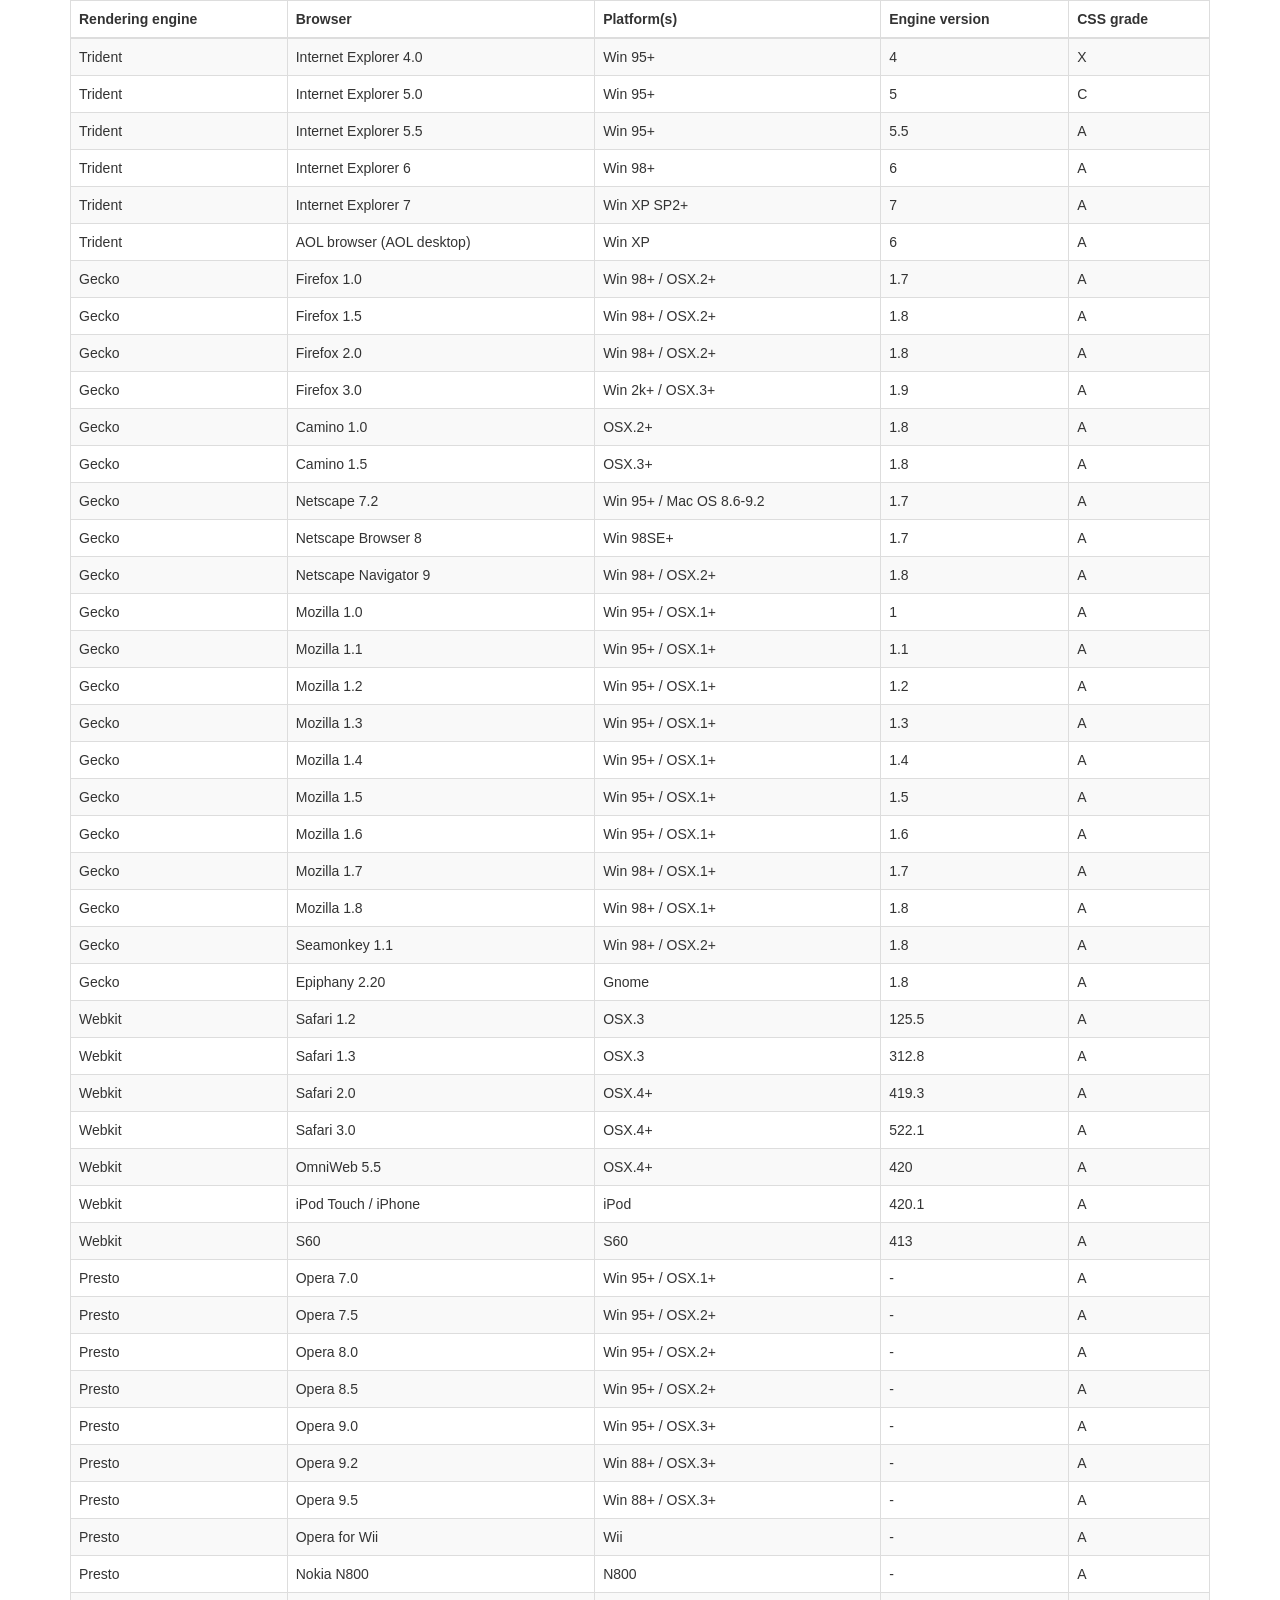
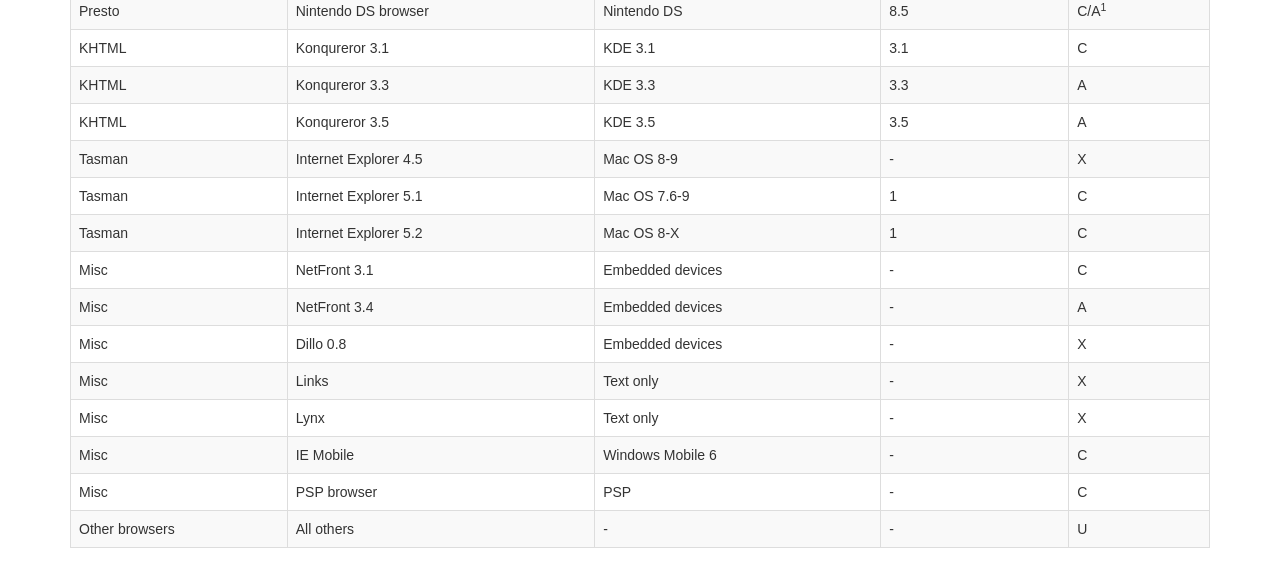
<file: static/vendor/datatables-plugins/index.html>
<!DOCTYPE HTML PUBLIC "-//W3C//DTD HTML 4.01//EN" "http://www.w3.org/TR/html4/strict.dtd">
<html>
	<head>
		<meta http-equiv="content-type" content="text/html; charset=utf-8" />
		
		<title>DataTables Bootstrap 3 example</title>

		<link rel="stylesheet" type="text/css" href="//maxcdn.bootstrapcdn.com/bootstrap/3.3.0/css/bootstrap.min.css">
		<link rel="stylesheet" type="text/css" href="dataTables.bootstrap.css">

		<script type="text/javascript" language="javascript" src="//code.jquery.com/jquery-1.11.1.min.js"></script>
		<script type="text/javascript" language="javascript" src="//cdn.datatables.net/1.10.3/js/jquery.dataTables.min.js"></script>
		<script type="text/javascript" language="javascript" src="dataTables.bootstrap.js"></script>
		<script type="text/javascript" charset="utf-8">
			$(document).ready(function() {
				$('#example').dataTable();
			} );
		</script>
	</head>
	<body>
		<div class="container">
			
<table cellpadding="0" cellspacing="0" border="0" class="table table-striped table-bordered" id="example">
	<thead>
		<tr>
			<th>Rendering engine</th>
			<th>Browser</th>
			<th>Platform(s)</th>
			<th>Engine version</th>
			<th>CSS grade</th>
		</tr>
	</thead>
	<tbody>
		<tr class="odd gradeX">
			<td>Trident</td>
			<td>Internet
				 Explorer 4.0</td>
			<td>Win 95+</td>
			<td class="center"> 4</td>
			<td class="center">X</td>
		</tr>
		<tr class="even gradeC">
			<td>Trident</td>
			<td>Internet
				 Explorer 5.0</td>
			<td>Win 95+</td>
			<td class="center">5</td>
			<td class="center">C</td>
		</tr>
		<tr class="odd gradeA">
			<td>Trident</td>
			<td>Internet
				 Explorer 5.5</td>
			<td>Win 95+</td>
			<td class="center">5.5</td>
			<td class="center">A</td>
		</tr>
		<tr class="even gradeA">
			<td>Trident</td>
			<td>Internet
				 Explorer 6</td>
			<td>Win 98+</td>
			<td class="center">6</td>
			<td class="center">A</td>
		</tr>
		<tr class="odd gradeA">
			<td>Trident</td>
			<td>Internet Explorer 7</td>
			<td>Win XP SP2+</td>
			<td class="center">7</td>
			<td class="center">A</td>
		</tr>
		<tr class="even gradeA">
			<td>Trident</td>
			<td>AOL browser (AOL desktop)</td>
			<td>Win XP</td>
			<td class="center">6</td>
			<td class="center">A</td>
		</tr>
		<tr class="gradeA">
			<td>Gecko</td>
			<td>Firefox 1.0</td>
			<td>Win 98+ / OSX.2+</td>
			<td class="center">1.7</td>
			<td class="center">A</td>
		</tr>
		<tr class="gradeA">
			<td>Gecko</td>
			<td>Firefox 1.5</td>
			<td>Win 98+ / OSX.2+</td>
			<td class="center">1.8</td>
			<td class="center">A</td>
		</tr>
		<tr class="gradeA">
			<td>Gecko</td>
			<td>Firefox 2.0</td>
			<td>Win 98+ / OSX.2+</td>
			<td class="center">1.8</td>
			<td class="center">A</td>
		</tr>
		<tr class="gradeA">
			<td>Gecko</td>
			<td>Firefox 3.0</td>
			<td>Win 2k+ / OSX.3+</td>
			<td class="center">1.9</td>
			<td class="center">A</td>
		</tr>
		<tr class="gradeA">
			<td>Gecko</td>
			<td>Camino 1.0</td>
			<td>OSX.2+</td>
			<td class="center">1.8</td>
			<td class="center">A</td>
		</tr>
		<tr class="gradeA">
			<td>Gecko</td>
			<td>Camino 1.5</td>
			<td>OSX.3+</td>
			<td class="center">1.8</td>
			<td class="center">A</td>
		</tr>
		<tr class="gradeA">
			<td>Gecko</td>
			<td>Netscape 7.2</td>
			<td>Win 95+ / Mac OS 8.6-9.2</td>
			<td class="center">1.7</td>
			<td class="center">A</td>
		</tr>
		<tr class="gradeA">
			<td>Gecko</td>
			<td>Netscape Browser 8</td>
			<td>Win 98SE+</td>
			<td class="center">1.7</td>
			<td class="center">A</td>
		</tr>
		<tr class="gradeA">
			<td>Gecko</td>
			<td>Netscape Navigator 9</td>
			<td>Win 98+ / OSX.2+</td>
			<td class="center">1.8</td>
			<td class="center">A</td>
		</tr>
		<tr class="gradeA">
			<td>Gecko</td>
			<td>Mozilla 1.0</td>
			<td>Win 95+ / OSX.1+</td>
			<td class="center">1</td>
			<td class="center">A</td>
		</tr>
		<tr class="gradeA">
			<td>Gecko</td>
			<td>Mozilla 1.1</td>
			<td>Win 95+ / OSX.1+</td>
			<td class="center">1.1</td>
			<td class="center">A</td>
		</tr>
		<tr class="gradeA">
			<td>Gecko</td>
			<td>Mozilla 1.2</td>
			<td>Win 95+ / OSX.1+</td>
			<td class="center">1.2</td>
			<td class="center">A</td>
		</tr>
		<tr class="gradeA">
			<td>Gecko</td>
			<td>Mozilla 1.3</td>
			<td>Win 95+ / OSX.1+</td>
			<td class="center">1.3</td>
			<td class="center">A</td>
		</tr>
		<tr class="gradeA">
			<td>Gecko</td>
			<td>Mozilla 1.4</td>
			<td>Win 95+ / OSX.1+</td>
			<td class="center">1.4</td>
			<td class="center">A</td>
		</tr>
		<tr class="gradeA">
			<td>Gecko</td>
			<td>Mozilla 1.5</td>
			<td>Win 95+ / OSX.1+</td>
			<td class="center">1.5</td>
			<td class="center">A</td>
		</tr>
		<tr class="gradeA">
			<td>Gecko</td>
			<td>Mozilla 1.6</td>
			<td>Win 95+ / OSX.1+</td>
			<td class="center">1.6</td>
			<td class="center">A</td>
		</tr>
		<tr class="gradeA">
			<td>Gecko</td>
			<td>Mozilla 1.7</td>
			<td>Win 98+ / OSX.1+</td>
			<td class="center">1.7</td>
			<td class="center">A</td>
		</tr>
		<tr class="gradeA">
			<td>Gecko</td>
			<td>Mozilla 1.8</td>
			<td>Win 98+ / OSX.1+</td>
			<td class="center">1.8</td>
			<td class="center">A</td>
		</tr>
		<tr class="gradeA">
			<td>Gecko</td>
			<td>Seamonkey 1.1</td>
			<td>Win 98+ / OSX.2+</td>
			<td class="center">1.8</td>
			<td class="center">A</td>
		</tr>
		<tr class="gradeA">
			<td>Gecko</td>
			<td>Epiphany 2.20</td>
			<td>Gnome</td>
			<td class="center">1.8</td>
			<td class="center">A</td>
		</tr>
		<tr class="gradeA">
			<td>Webkit</td>
			<td>Safari 1.2</td>
			<td>OSX.3</td>
			<td class="center">125.5</td>
			<td class="center">A</td>
		</tr>
		<tr class="gradeA">
			<td>Webkit</td>
			<td>Safari 1.3</td>
			<td>OSX.3</td>
			<td class="center">312.8</td>
			<td class="center">A</td>
		</tr>
		<tr class="gradeA">
			<td>Webkit</td>
			<td>Safari 2.0</td>
			<td>OSX.4+</td>
			<td class="center">419.3</td>
			<td class="center">A</td>
		</tr>
		<tr class="gradeA">
			<td>Webkit</td>
			<td>Safari 3.0</td>
			<td>OSX.4+</td>
			<td class="center">522.1</td>
			<td class="center">A</td>
		</tr>
		<tr class="gradeA">
			<td>Webkit</td>
			<td>OmniWeb 5.5</td>
			<td>OSX.4+</td>
			<td class="center">420</td>
			<td class="center">A</td>
		</tr>
		<tr class="gradeA">
			<td>Webkit</td>
			<td>iPod Touch / iPhone</td>
			<td>iPod</td>
			<td class="center">420.1</td>
			<td class="center">A</td>
		</tr>
		<tr class="gradeA">
			<td>Webkit</td>
			<td>S60</td>
			<td>S60</td>
			<td class="center">413</td>
			<td class="center">A</td>
		</tr>
		<tr class="gradeA">
			<td>Presto</td>
			<td>Opera 7.0</td>
			<td>Win 95+ / OSX.1+</td>
			<td class="center">-</td>
			<td class="center">A</td>
		</tr>
		<tr class="gradeA">
			<td>Presto</td>
			<td>Opera 7.5</td>
			<td>Win 95+ / OSX.2+</td>
			<td class="center">-</td>
			<td class="center">A</td>
		</tr>
		<tr class="gradeA">
			<td>Presto</td>
			<td>Opera 8.0</td>
			<td>Win 95+ / OSX.2+</td>
			<td class="center">-</td>
			<td class="center">A</td>
		</tr>
		<tr class="gradeA">
			<td>Presto</td>
			<td>Opera 8.5</td>
			<td>Win 95+ / OSX.2+</td>
			<td class="center">-</td>
			<td class="center">A</td>
		</tr>
		<tr class="gradeA">
			<td>Presto</td>
			<td>Opera 9.0</td>
			<td>Win 95+ / OSX.3+</td>
			<td class="center">-</td>
			<td class="center">A</td>
		</tr>
		<tr class="gradeA">
			<td>Presto</td>
			<td>Opera 9.2</td>
			<td>Win 88+ / OSX.3+</td>
			<td class="center">-</td>
			<td class="center">A</td>
		</tr>
		<tr class="gradeA">
			<td>Presto</td>
			<td>Opera 9.5</td>
			<td>Win 88+ / OSX.3+</td>
			<td class="center">-</td>
			<td class="center">A</td>
		</tr>
		<tr class="gradeA">
			<td>Presto</td>
			<td>Opera for Wii</td>
			<td>Wii</td>
			<td class="center">-</td>
			<td class="center">A</td>
		</tr>
		<tr class="gradeA">
			<td>Presto</td>
			<td>Nokia N800</td>
			<td>N800</td>
			<td class="center">-</td>
			<td class="center">A</td>
		</tr>
		<tr class="gradeA">
			<td>Presto</td>
			<td>Nintendo DS browser</td>
			<td>Nintendo DS</td>
			<td class="center">8.5</td>
			<td class="center">C/A<sup>1</sup></td>
		</tr>
		<tr class="gradeC">
			<td>KHTML</td>
			<td>Konqureror 3.1</td>
			<td>KDE 3.1</td>
			<td class="center">3.1</td>
			<td class="center">C</td>
		</tr>
		<tr class="gradeA">
			<td>KHTML</td>
			<td>Konqureror 3.3</td>
			<td>KDE 3.3</td>
			<td class="center">3.3</td>
			<td class="center">A</td>
		</tr>
		<tr class="gradeA">
			<td>KHTML</td>
			<td>Konqureror 3.5</td>
			<td>KDE 3.5</td>
			<td class="center">3.5</td>
			<td class="center">A</td>
		</tr>
		<tr class="gradeX">
			<td>Tasman</td>
			<td>Internet Explorer 4.5</td>
			<td>Mac OS 8-9</td>
			<td class="center">-</td>
			<td class="center">X</td>
		</tr>
		<tr class="gradeC">
			<td>Tasman</td>
			<td>Internet Explorer 5.1</td>
			<td>Mac OS 7.6-9</td>
			<td class="center">1</td>
			<td class="center">C</td>
		</tr>
		<tr class="gradeC">
			<td>Tasman</td>
			<td>Internet Explorer 5.2</td>
			<td>Mac OS 8-X</td>
			<td class="center">1</td>
			<td class="center">C</td>
		</tr>
		<tr class="gradeA">
			<td>Misc</td>
			<td>NetFront 3.1</td>
			<td>Embedded devices</td>
			<td class="center">-</td>
			<td class="center">C</td>
		</tr>
		<tr class="gradeA">
			<td>Misc</td>
			<td>NetFront 3.4</td>
			<td>Embedded devices</td>
			<td class="center">-</td>
			<td class="center">A</td>
		</tr>
		<tr class="gradeX">
			<td>Misc</td>
			<td>Dillo 0.8</td>
			<td>Embedded devices</td>
			<td class="center">-</td>
			<td class="center">X</td>
		</tr>
		<tr class="gradeX">
			<td>Misc</td>
			<td>Links</td>
			<td>Text only</td>
			<td class="center">-</td>
			<td class="center">X</td>
		</tr>
		<tr class="gradeX">
			<td>Misc</td>
			<td>Lynx</td>
			<td>Text only</td>
			<td class="center">-</td>
			<td class="center">X</td>
		</tr>
		<tr class="gradeC">
			<td>Misc</td>
			<td>IE Mobile</td>
			<td>Windows Mobile 6</td>
			<td class="center">-</td>
			<td class="center">C</td>
		</tr>
		<tr class="gradeC">
			<td>Misc</td>
			<td>PSP browser</td>
			<td>PSP</td>
			<td class="center">-</td>
			<td class="center">C</td>
		</tr>
		<tr class="gradeU">
			<td>Other browsers</td>
			<td>All others</td>
			<td>-</td>
			<td class="center">-</td>
			<td class="center">U</td>
		</tr>
	</tbody>
</table>
			
		</div>
	</body>
</html>
</file>
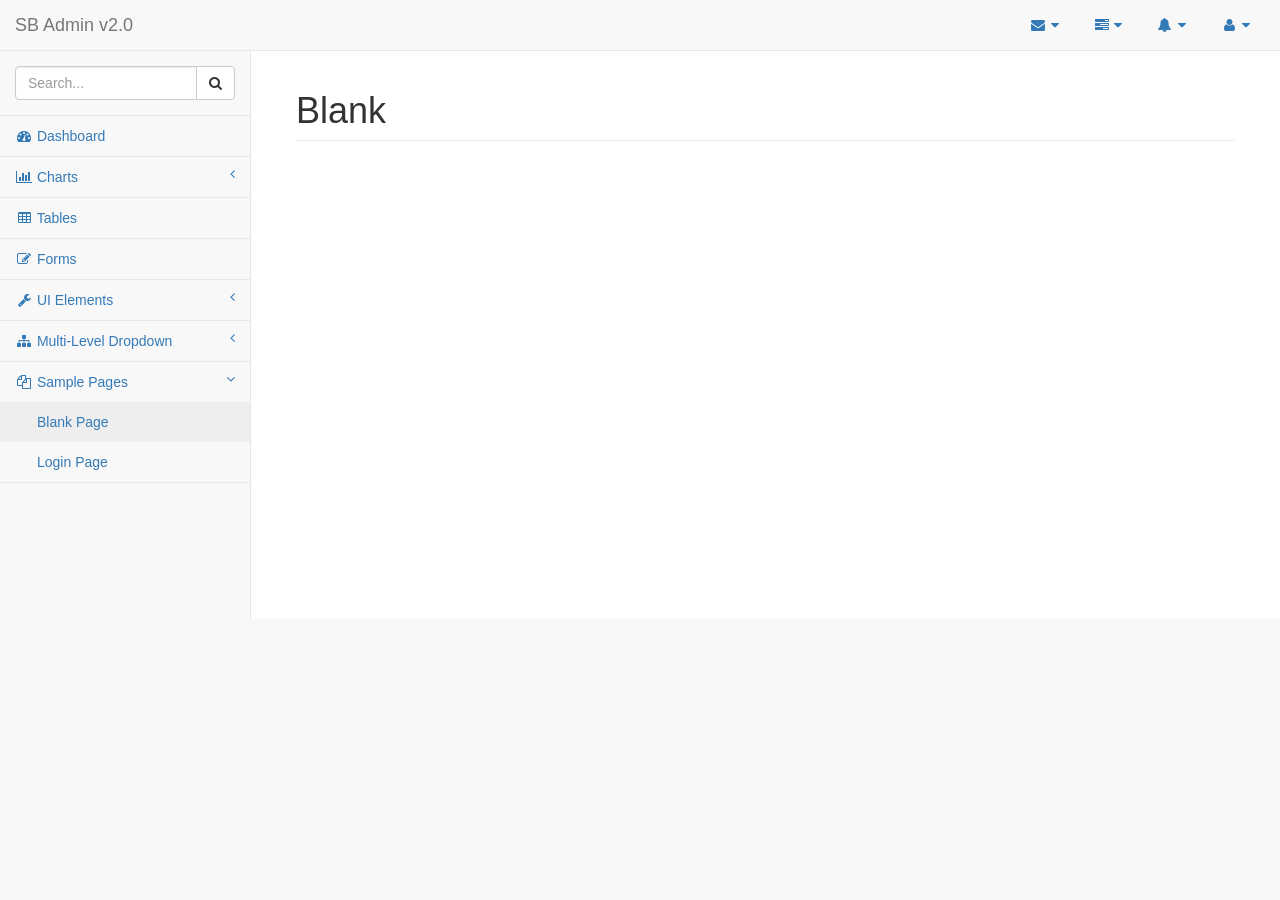
<file: static/pages/blank.html>
<!DOCTYPE html>
<html lang="en">

<head>

    <meta charset="utf-8">
    <meta http-equiv="X-UA-Compatible" content="IE=edge">
    <meta name="viewport" content="width=device-width, initial-scale=1">
    <meta name="description" content="">
    <meta name="author" content="">

    <title>SB Admin 2 - Bootstrap Admin Theme</title>

    <!-- Bootstrap Core CSS -->
    <link href="../vendor/bootstrap/css/bootstrap.min.css" rel="stylesheet">

    <!-- MetisMenu CSS -->
    <link href="../vendor/metisMenu/metisMenu.min.css" rel="stylesheet">

    <!-- Custom CSS -->
    <link href="../dist/css/sb-admin-2.css" rel="stylesheet">

    <!-- Custom Fonts -->
    <link href="../vendor/font-awesome/css/font-awesome.min.css" rel="stylesheet" type="text/css">

    <!-- HTML5 Shim and Respond.js IE8 support of HTML5 elements and media queries -->
    <!-- WARNING: Respond.js doesn't work if you view the page via file:// -->
    <!--[if lt IE 9]>
        <script src="https://oss.maxcdn.com/libs/html5shiv/3.7.0/html5shiv.js"></script>
        <script src="https://oss.maxcdn.com/libs/respond.js/1.4.2/respond.min.js"></script>
    <![endif]-->

</head>

<body>

    <div id="wrapper">

        <!-- Navigation -->
        <nav class="navbar navbar-default navbar-static-top" role="navigation" style="margin-bottom: 0">
            <div class="navbar-header">
                <button type="button" class="navbar-toggle" data-toggle="collapse" data-target=".navbar-collapse">
                    <span class="sr-only">Toggle navigation</span>
                    <span class="icon-bar"></span>
                    <span class="icon-bar"></span>
                    <span class="icon-bar"></span>
                </button>
                <a class="navbar-brand" href="index.html">SB Admin v2.0</a>
            </div>
            <!-- /.navbar-header -->

            <ul class="nav navbar-top-links navbar-right">
                <li class="dropdown">
                    <a class="dropdown-toggle" data-toggle="dropdown" href="#">
                        <i class="fa fa-envelope fa-fw"></i> <i class="fa fa-caret-down"></i>
                    </a>
                    <ul class="dropdown-menu dropdown-messages">
                        <li>
                            <a href="#">
                                <div>
                                    <strong>John Smith</strong>
                                    <span class="pull-right text-muted">
                                        <em>Yesterday</em>
                                    </span>
                                </div>
                                <div>Lorem ipsum dolor sit amet, consectetur adipiscing elit. Pellentesque eleifend...</div>
                            </a>
                        </li>
                        <li class="divider"></li>
                        <li>
                            <a href="#">
                                <div>
                                    <strong>John Smith</strong>
                                    <span class="pull-right text-muted">
                                        <em>Yesterday</em>
                                    </span>
                                </div>
                                <div>Lorem ipsum dolor sit amet, consectetur adipiscing elit. Pellentesque eleifend...</div>
                            </a>
                        </li>
                        <li class="divider"></li>
                        <li>
                            <a href="#">
                                <div>
                                    <strong>John Smith</strong>
                                    <span class="pull-right text-muted">
                                        <em>Yesterday</em>
                                    </span>
                                </div>
                                <div>Lorem ipsum dolor sit amet, consectetur adipiscing elit. Pellentesque eleifend...</div>
                            </a>
                        </li>
                        <li class="divider"></li>
                        <li>
                            <a class="text-center" href="#">
                                <strong>Read All Messages</strong>
                                <i class="fa fa-angle-right"></i>
                            </a>
                        </li>
                    </ul>
                    <!-- /.dropdown-messages -->
                </li>
                <!-- /.dropdown -->
                <li class="dropdown">
                    <a class="dropdown-toggle" data-toggle="dropdown" href="#">
                        <i class="fa fa-tasks fa-fw"></i> <i class="fa fa-caret-down"></i>
                    </a>
                    <ul class="dropdown-menu dropdown-tasks">
                        <li>
                            <a href="#">
                                <div>
                                    <p>
                                        <strong>Task 1</strong>
                                        <span class="pull-right text-muted">40% Complete</span>
                                    </p>
                                    <div class="progress progress-striped active">
                                        <div class="progress-bar progress-bar-success" role="progressbar" aria-valuenow="40" aria-valuemin="0" aria-valuemax="100" style="width: 40%">
                                            <span class="sr-only">40% Complete (success)</span>
                                        </div>
                                    </div>
                                </div>
                            </a>
                        </li>
                        <li class="divider"></li>
                        <li>
                            <a href="#">
                                <div>
                                    <p>
                                        <strong>Task 2</strong>
                                        <span class="pull-right text-muted">20% Complete</span>
                                    </p>
                                    <div class="progress progress-striped active">
                                        <div class="progress-bar progress-bar-info" role="progressbar" aria-valuenow="20" aria-valuemin="0" aria-valuemax="100" style="width: 20%">
                                            <span class="sr-only">20% Complete</span>
                                        </div>
                                    </div>
                                </div>
                            </a>
                        </li>
                        <li class="divider"></li>
                        <li>
                            <a href="#">
                                <div>
                                    <p>
                                        <strong>Task 3</strong>
                                        <span class="pull-right text-muted">60% Complete</span>
                                    </p>
                                    <div class="progress progress-striped active">
                                        <div class="progress-bar progress-bar-warning" role="progressbar" aria-valuenow="60" aria-valuemin="0" aria-valuemax="100" style="width: 60%">
                                            <span class="sr-only">60% Complete (warning)</span>
                                        </div>
                                    </div>
                                </div>
                            </a>
                        </li>
                        <li class="divider"></li>
                        <li>
                            <a href="#">
                                <div>
                                    <p>
                                        <strong>Task 4</strong>
                                        <span class="pull-right text-muted">80% Complete</span>
                                    </p>
                                    <div class="progress progress-striped active">
                                        <div class="progress-bar progress-bar-danger" role="progressbar" aria-valuenow="80" aria-valuemin="0" aria-valuemax="100" style="width: 80%">
                                            <span class="sr-only">80% Complete (danger)</span>
                                        </div>
                                    </div>
                                </div>
                            </a>
                        </li>
                        <li class="divider"></li>
                        <li>
                            <a class="text-center" href="#">
                                <strong>See All Tasks</strong>
                                <i class="fa fa-angle-right"></i>
                            </a>
                        </li>
                    </ul>
                    <!-- /.dropdown-tasks -->
                </li>
                <!-- /.dropdown -->
                <li class="dropdown">
                    <a class="dropdown-toggle" data-toggle="dropdown" href="#">
                        <i class="fa fa-bell fa-fw"></i> <i class="fa fa-caret-down"></i>
                    </a>
                    <ul class="dropdown-menu dropdown-alerts">
                        <li>
                            <a href="#">
                                <div>
                                    <i class="fa fa-comment fa-fw"></i> New Comment
                                    <span class="pull-right text-muted small">4 minutes ago</span>
                                </div>
                            </a>
                        </li>
                        <li class="divider"></li>
                        <li>
                            <a href="#">
                                <div>
                                    <i class="fa fa-twitter fa-fw"></i> 3 New Followers
                                    <span class="pull-right text-muted small">12 minutes ago</span>
                                </div>
                            </a>
                        </li>
                        <li class="divider"></li>
                        <li>
                            <a href="#">
                                <div>
                                    <i class="fa fa-envelope fa-fw"></i> Message Sent
                                    <span class="pull-right text-muted small">4 minutes ago</span>
                                </div>
                            </a>
                        </li>
                        <li class="divider"></li>
                        <li>
                            <a href="#">
                                <div>
                                    <i class="fa fa-tasks fa-fw"></i> New Task
                                    <span class="pull-right text-muted small">4 minutes ago</span>
                                </div>
                            </a>
                        </li>
                        <li class="divider"></li>
                        <li>
                            <a href="#">
                                <div>
                                    <i class="fa fa-upload fa-fw"></i> Server Rebooted
                                    <span class="pull-right text-muted small">4 minutes ago</span>
                                </div>
                            </a>
                        </li>
                        <li class="divider"></li>
                        <li>
                            <a class="text-center" href="#">
                                <strong>See All Alerts</strong>
                                <i class="fa fa-angle-right"></i>
                            </a>
                        </li>
                    </ul>
                    <!-- /.dropdown-alerts -->
                </li>
                <!-- /.dropdown -->
                <li class="dropdown">
                    <a class="dropdown-toggle" data-toggle="dropdown" href="#">
                        <i class="fa fa-user fa-fw"></i> <i class="fa fa-caret-down"></i>
                    </a>
                    <ul class="dropdown-menu dropdown-user">
                        <li><a href="#"><i class="fa fa-user fa-fw"></i> User Profile</a>
                        </li>
                        <li><a href="#"><i class="fa fa-gear fa-fw"></i> Settings</a>
                        </li>
                        <li class="divider"></li>
                        <li><a href="login.html"><i class="fa fa-sign-out fa-fw"></i> Logout</a>
                        </li>
                    </ul>
                    <!-- /.dropdown-user -->
                </li>
                <!-- /.dropdown -->
            </ul>
            <!-- /.navbar-top-links -->

            <div class="navbar-default sidebar" role="navigation">
                <div class="sidebar-nav navbar-collapse">
                    <ul class="nav" id="side-menu">
                        <li class="sidebar-search">
                            <div class="input-group custom-search-form">
                                <input type="text" class="form-control" placeholder="Search...">
                                <span class="input-group-btn">
                                    <button class="btn btn-default" type="button">
                                        <i class="fa fa-search"></i>
                                    </button>
                                </span>
                            </div>
                            <!-- /input-group -->
                        </li>
                        <li>
                            <a href="index.html"><i class="fa fa-dashboard fa-fw"></i> Dashboard</a>
                        </li>
                        <li>
                            <a href="#"><i class="fa fa-bar-chart-o fa-fw"></i> Charts<span class="fa arrow"></span></a>
                            <ul class="nav nav-second-level">
                                <li>
                                    <a href="flot.html">Flot Charts</a>
                                </li>
                                <li>
                                    <a href="morris.html">Morris.js Charts</a>
                                </li>
                            </ul>
                            <!-- /.nav-second-level -->
                        </li>
                        <li>
                            <a href="tables.html"><i class="fa fa-table fa-fw"></i> Tables</a>
                        </li>
                        <li>
                            <a href="forms.html"><i class="fa fa-edit fa-fw"></i> Forms</a>
                        </li>
                        <li>
                            <a href="#"><i class="fa fa-wrench fa-fw"></i> UI Elements<span class="fa arrow"></span></a>
                            <ul class="nav nav-second-level">
                                <li>
                                    <a href="panels-wells.html">Panels and Wells</a>
                                </li>
                                <li>
                                    <a href="buttons.html">Buttons</a>
                                </li>
                                <li>
                                    <a href="notifications.html">Notifications</a>
                                </li>
                                <li>
                                    <a href="typography.html">Typography</a>
                                </li>
                                <li>
                                    <a href="icons.html"> Icons</a>
                                </li>
                                <li>
                                    <a href="grid.html">Grid</a>
                                </li>
                            </ul>
                            <!-- /.nav-second-level -->
                        </li>
                        <li>
                            <a href="#"><i class="fa fa-sitemap fa-fw"></i> Multi-Level Dropdown<span class="fa arrow"></span></a>
                            <ul class="nav nav-second-level">
                                <li>
                                    <a href="#">Second Level Item</a>
                                </li>
                                <li>
                                    <a href="#">Second Level Item</a>
                                </li>
                                <li>
                                    <a href="#">Third Level <span class="fa arrow"></span></a>
                                    <ul class="nav nav-third-level">
                                        <li>
                                            <a href="#">Third Level Item</a>
                                        </li>
                                        <li>
                                            <a href="#">Third Level Item</a>
                                        </li>
                                        <li>
                                            <a href="#">Third Level Item</a>
                                        </li>
                                        <li>
                                            <a href="#">Third Level Item</a>
                                        </li>
                                    </ul>
                                    <!-- /.nav-third-level -->
                                </li>
                            </ul>
                            <!-- /.nav-second-level -->
                        </li>
                        <li class="active">
                            <a href="#"><i class="fa fa-files-o fa-fw"></i> Sample Pages<span class="fa arrow"></span></a>
                            <ul class="nav nav-second-level">
                                <li>
                                    <a class="active" href="blank.html">Blank Page</a>
                                </li>
                                <li>
                                    <a href="login.html">Login Page</a>
                                </li>
                            </ul>
                            <!-- /.nav-second-level -->
                        </li>
                    </ul>
                </div>
                <!-- /.sidebar-collapse -->
            </div>
            <!-- /.navbar-static-side -->
        </nav>

        <!-- Page Content -->
        <div id="page-wrapper">
            <div class="container-fluid">
                <div class="row">
                    <div class="col-lg-12">
                        <h1 class="page-header">Blank</h1>
                    </div>
                    <!-- /.col-lg-12 -->
                </div>
                <!-- /.row -->
            </div>
            <!-- /.container-fluid -->
        </div>
        <!-- /#page-wrapper -->

    </div>
    <!-- /#wrapper -->

    <!-- jQuery -->
    <script src="../vendor/jquery/jquery.min.js"></script>

    <!-- Bootstrap Core JavaScript -->
    <script src="../vendor/bootstrap/js/bootstrap.min.js"></script>

    <!-- Metis Menu Plugin JavaScript -->
    <script src="../vendor/metisMenu/metisMenu.min.js"></script>

    <!-- Custom Theme JavaScript -->
    <script src="../dist/js/sb-admin-2.js"></script>

</body>

</html>
</file>
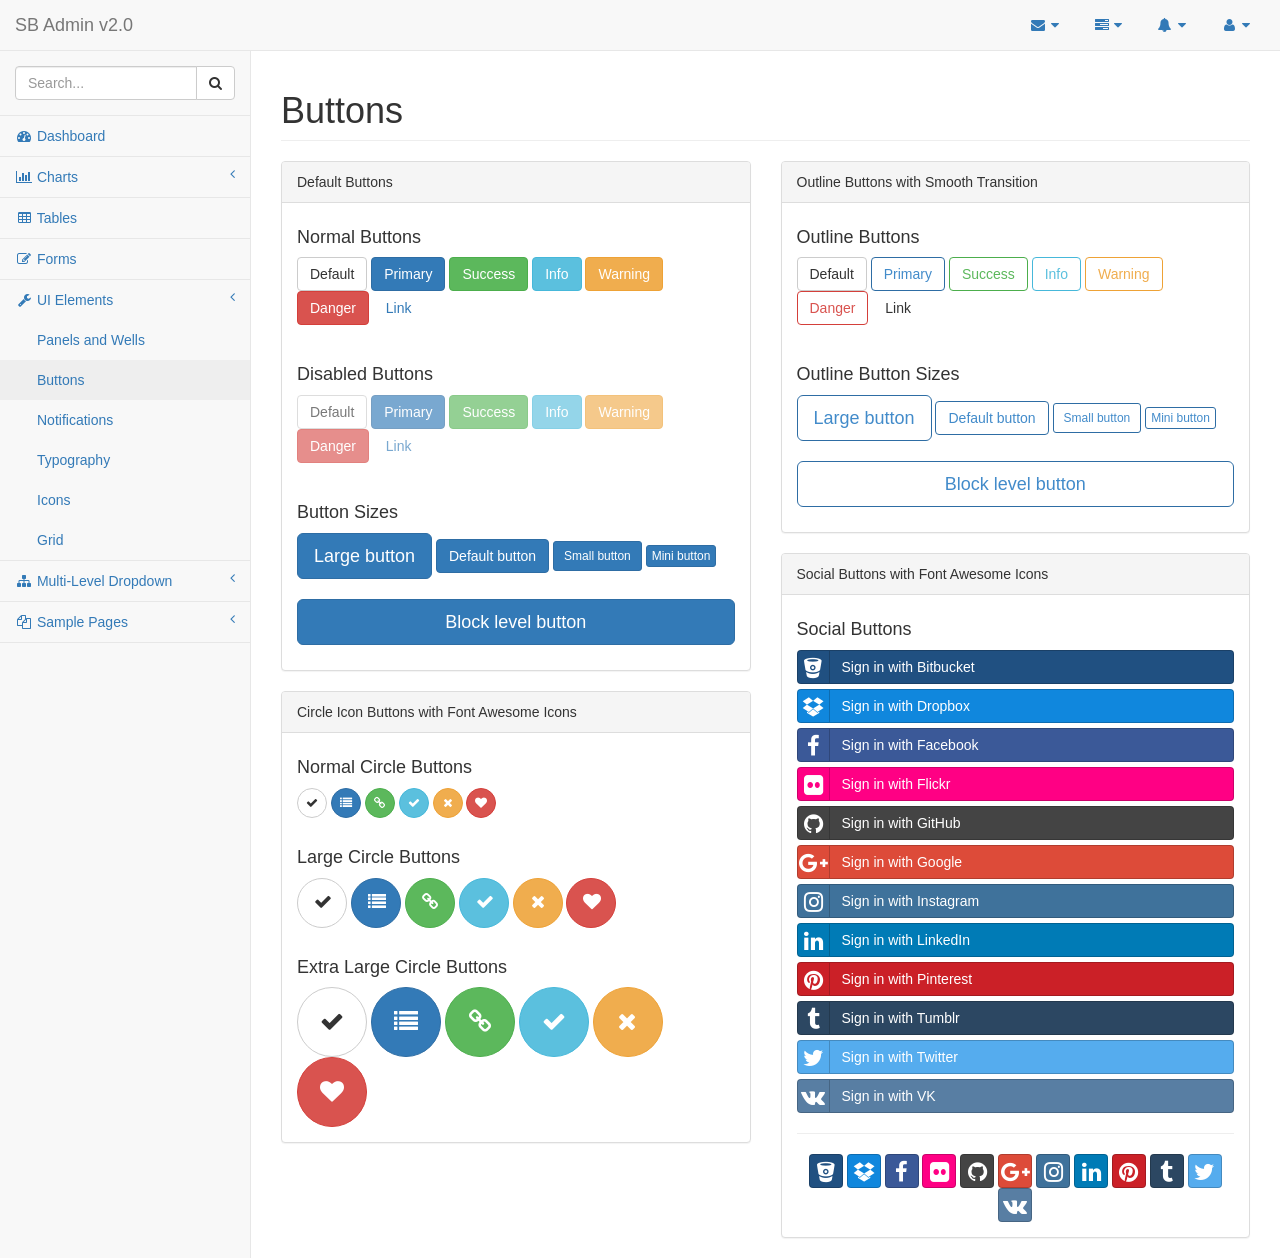
<file: static/pages/buttons.html>
<!DOCTYPE html>
<html lang="en">

<head>

    <meta charset="utf-8">
    <meta http-equiv="X-UA-Compatible" content="IE=edge">
    <meta name="viewport" content="width=device-width, initial-scale=1">
    <meta name="description" content="">
    <meta name="author" content="">

    <title>SB Admin 2 - Bootstrap Admin Theme</title>

    <!-- Bootstrap Core CSS -->
    <link href="../vendor/bootstrap/css/bootstrap.min.css" rel="stylesheet">

    <!-- MetisMenu CSS -->
    <link href="../vendor/metisMenu/metisMenu.min.css" rel="stylesheet">

    <!-- Social Buttons CSS -->
    <link href="../vendor/bootstrap-social/bootstrap-social.css" rel="stylesheet">

    <!-- Custom CSS -->
    <link href="../dist/css/sb-admin-2.css" rel="stylesheet">

    <!-- Custom Fonts -->
    <link href="../vendor/font-awesome/css/font-awesome.min.css" rel="stylesheet" type="text/css">

    <!-- HTML5 Shim and Respond.js IE8 support of HTML5 elements and media queries -->
    <!-- WARNING: Respond.js doesn't work if you view the page via file:// -->
    <!--[if lt IE 9]>
        <script src="https://oss.maxcdn.com/libs/html5shiv/3.7.0/html5shiv.js"></script>
        <script src="https://oss.maxcdn.com/libs/respond.js/1.4.2/respond.min.js"></script>
    <![endif]-->

</head>

<body>

    <div id="wrapper">

        <!-- Navigation -->
        <nav class="navbar navbar-default navbar-static-top" role="navigation" style="margin-bottom: 0">
            <div class="navbar-header">
                <button type="button" class="navbar-toggle" data-toggle="collapse" data-target=".navbar-collapse">
                    <span class="sr-only">Toggle navigation</span>
                    <span class="icon-bar"></span>
                    <span class="icon-bar"></span>
                    <span class="icon-bar"></span>
                </button>
                <a class="navbar-brand" href="index.html">SB Admin v2.0</a>
            </div>
            <!-- /.navbar-header -->

            <ul class="nav navbar-top-links navbar-right">
                <li class="dropdown">
                    <a class="dropdown-toggle" data-toggle="dropdown" href="#">
                        <i class="fa fa-envelope fa-fw"></i> <i class="fa fa-caret-down"></i>
                    </a>
                    <ul class="dropdown-menu dropdown-messages">
                        <li>
                            <a href="#">
                                <div>
                                    <strong>John Smith</strong>
                                    <span class="pull-right text-muted">
                                        <em>Yesterday</em>
                                    </span>
                                </div>
                                <div>Lorem ipsum dolor sit amet, consectetur adipiscing elit. Pellentesque eleifend...</div>
                            </a>
                        </li>
                        <li class="divider"></li>
                        <li>
                            <a href="#">
                                <div>
                                    <strong>John Smith</strong>
                                    <span class="pull-right text-muted">
                                        <em>Yesterday</em>
                                    </span>
                                </div>
                                <div>Lorem ipsum dolor sit amet, consectetur adipiscing elit. Pellentesque eleifend...</div>
                            </a>
                        </li>
                        <li class="divider"></li>
                        <li>
                            <a href="#">
                                <div>
                                    <strong>John Smith</strong>
                                    <span class="pull-right text-muted">
                                        <em>Yesterday</em>
                                    </span>
                                </div>
                                <div>Lorem ipsum dolor sit amet, consectetur adipiscing elit. Pellentesque eleifend...</div>
                            </a>
                        </li>
                        <li class="divider"></li>
                        <li>
                            <a class="text-center" href="#">
                                <strong>Read All Messages</strong>
                                <i class="fa fa-angle-right"></i>
                            </a>
                        </li>
                    </ul>
                    <!-- /.dropdown-messages -->
                </li>
                <!-- /.dropdown -->
                <li class="dropdown">
                    <a class="dropdown-toggle" data-toggle="dropdown" href="#">
                        <i class="fa fa-tasks fa-fw"></i> <i class="fa fa-caret-down"></i>
                    </a>
                    <ul class="dropdown-menu dropdown-tasks">
                        <li>
                            <a href="#">
                                <div>
                                    <p>
                                        <strong>Task 1</strong>
                                        <span class="pull-right text-muted">40% Complete</span>
                                    </p>
                                    <div class="progress progress-striped active">
                                        <div class="progress-bar progress-bar-success" role="progressbar" aria-valuenow="40" aria-valuemin="0" aria-valuemax="100" style="width: 40%">
                                            <span class="sr-only">40% Complete (success)</span>
                                        </div>
                                    </div>
                                </div>
                            </a>
                        </li>
                        <li class="divider"></li>
                        <li>
                            <a href="#">
                                <div>
                                    <p>
                                        <strong>Task 2</strong>
                                        <span class="pull-right text-muted">20% Complete</span>
                                    </p>
                                    <div class="progress progress-striped active">
                                        <div class="progress-bar progress-bar-info" role="progressbar" aria-valuenow="20" aria-valuemin="0" aria-valuemax="100" style="width: 20%">
                                            <span class="sr-only">20% Complete</span>
                                        </div>
                                    </div>
                                </div>
                            </a>
                        </li>
                        <li class="divider"></li>
                        <li>
                            <a href="#">
                                <div>
                                    <p>
                                        <strong>Task 3</strong>
                                        <span class="pull-right text-muted">60% Complete</span>
                                    </p>
                                    <div class="progress progress-striped active">
                                        <div class="progress-bar progress-bar-warning" role="progressbar" aria-valuenow="60" aria-valuemin="0" aria-valuemax="100" style="width: 60%">
                                            <span class="sr-only">60% Complete (warning)</span>
                                        </div>
                                    </div>
                                </div>
                            </a>
                        </li>
                        <li class="divider"></li>
                        <li>
                            <a href="#">
                                <div>
                                    <p>
                                        <strong>Task 4</strong>
                                        <span class="pull-right text-muted">80% Complete</span>
                                    </p>
                                    <div class="progress progress-striped active">
                                        <div class="progress-bar progress-bar-danger" role="progressbar" aria-valuenow="80" aria-valuemin="0" aria-valuemax="100" style="width: 80%">
                                            <span class="sr-only">80% Complete (danger)</span>
                                        </div>
                                    </div>
                                </div>
                            </a>
                        </li>
                        <li class="divider"></li>
                        <li>
                            <a class="text-center" href="#">
                                <strong>See All Tasks</strong>
                                <i class="fa fa-angle-right"></i>
                            </a>
                        </li>
                    </ul>
                    <!-- /.dropdown-tasks -->
                </li>
                <!-- /.dropdown -->
                <li class="dropdown">
                    <a class="dropdown-toggle" data-toggle="dropdown" href="#">
                        <i class="fa fa-bell fa-fw"></i> <i class="fa fa-caret-down"></i>
                    </a>
                    <ul class="dropdown-menu dropdown-alerts">
                        <li>
                            <a href="#">
                                <div>
                                    <i class="fa fa-comment fa-fw"></i> New Comment
                                    <span class="pull-right text-muted small">4 minutes ago</span>
                                </div>
                            </a>
                        </li>
                        <li class="divider"></li>
                        <li>
                            <a href="#">
                                <div>
                                    <i class="fa fa-twitter fa-fw"></i> 3 New Followers
                                    <span class="pull-right text-muted small">12 minutes ago</span>
                                </div>
                            </a>
                        </li>
                        <li class="divider"></li>
                        <li>
                            <a href="#">
                                <div>
                                    <i class="fa fa-envelope fa-fw"></i> Message Sent
                                    <span class="pull-right text-muted small">4 minutes ago</span>
                                </div>
                            </a>
                        </li>
                        <li class="divider"></li>
                        <li>
                            <a href="#">
                                <div>
                                    <i class="fa fa-tasks fa-fw"></i> New Task
                                    <span class="pull-right text-muted small">4 minutes ago</span>
                                </div>
                            </a>
                        </li>
                        <li class="divider"></li>
                        <li>
                            <a href="#">
                                <div>
                                    <i class="fa fa-upload fa-fw"></i> Server Rebooted
                                    <span class="pull-right text-muted small">4 minutes ago</span>
                                </div>
                            </a>
                        </li>
                        <li class="divider"></li>
                        <li>
                            <a class="text-center" href="#">
                                <strong>See All Alerts</strong>
                                <i class="fa fa-angle-right"></i>
                            </a>
                        </li>
                    </ul>
                    <!-- /.dropdown-alerts -->
                </li>
                <!-- /.dropdown -->
                <li class="dropdown">
                    <a class="dropdown-toggle" data-toggle="dropdown" href="#">
                        <i class="fa fa-user fa-fw"></i> <i class="fa fa-caret-down"></i>
                    </a>
                    <ul class="dropdown-menu dropdown-user">
                        <li><a href="#"><i class="fa fa-user fa-fw"></i> User Profile</a>
                        </li>
                        <li><a href="#"><i class="fa fa-gear fa-fw"></i> Settings</a>
                        </li>
                        <li class="divider"></li>
                        <li><a href="login.html"><i class="fa fa-sign-out fa-fw"></i> Logout</a>
                        </li>
                    </ul>
                    <!-- /.dropdown-user -->
                </li>
                <!-- /.dropdown -->
            </ul>
            <!-- /.navbar-top-links -->

            <div class="navbar-default sidebar" role="navigation">
                <div class="sidebar-nav navbar-collapse">
                    <ul class="nav" id="side-menu">
                        <li class="sidebar-search">
                            <div class="input-group custom-search-form">
                                <input type="text" class="form-control" placeholder="Search...">
                                <span class="input-group-btn">
                                <button class="btn btn-default" type="button">
                                    <i class="fa fa-search"></i>
                                </button>
                            </span>
                            </div>
                            <!-- /input-group -->
                        </li>
                        <li>
                            <a href="index.html"><i class="fa fa-dashboard fa-fw"></i> Dashboard</a>
                        </li>
                        <li>
                            <a href="#"><i class="fa fa-bar-chart-o fa-fw"></i> Charts<span class="fa arrow"></span></a>
                            <ul class="nav nav-second-level">
                                <li>
                                    <a href="flot.html">Flot Charts</a>
                                </li>
                                <li>
                                    <a href="morris.html">Morris.js Charts</a>
                                </li>
                            </ul>
                            <!-- /.nav-second-level -->
                        </li>
                        <li>
                            <a href="tables.html"><i class="fa fa-table fa-fw"></i> Tables</a>
                        </li>
                        <li>
                            <a href="forms.html"><i class="fa fa-edit fa-fw"></i> Forms</a>
                        </li>
                        <li>
                            <a href="#"><i class="fa fa-wrench fa-fw"></i> UI Elements<span class="fa arrow"></span></a>
                            <ul class="nav nav-second-level">
                                <li>
                                    <a href="panels-wells.html">Panels and Wells</a>
                                </li>
                                <li>
                                    <a href="buttons.html">Buttons</a>
                                </li>
                                <li>
                                    <a href="notifications.html">Notifications</a>
                                </li>
                                <li>
                                    <a href="typography.html">Typography</a>
                                </li>
                                <li>
                                    <a href="icons.html"> Icons</a>
                                </li>
                                <li>
                                    <a href="grid.html">Grid</a>
                                </li>
                            </ul>
                            <!-- /.nav-second-level -->
                        </li>
                        <li>
                            <a href="#"><i class="fa fa-sitemap fa-fw"></i> Multi-Level Dropdown<span class="fa arrow"></span></a>
                            <ul class="nav nav-second-level">
                                <li>
                                    <a href="#">Second Level Item</a>
                                </li>
                                <li>
                                    <a href="#">Second Level Item</a>
                                </li>
                                <li>
                                    <a href="#">Third Level <span class="fa arrow"></span></a>
                                    <ul class="nav nav-third-level">
                                        <li>
                                            <a href="#">Third Level Item</a>
                                        </li>
                                        <li>
                                            <a href="#">Third Level Item</a>
                                        </li>
                                        <li>
                                            <a href="#">Third Level Item</a>
                                        </li>
                                        <li>
                                            <a href="#">Third Level Item</a>
                                        </li>
                                    </ul>
                                    <!-- /.nav-third-level -->
                                </li>
                            </ul>
                            <!-- /.nav-second-level -->
                        </li>
                        <li>
                            <a href="#"><i class="fa fa-files-o fa-fw"></i> Sample Pages<span class="fa arrow"></span></a>
                            <ul class="nav nav-second-level">
                                <li>
                                    <a href="blank.html">Blank Page</a>
                                </li>
                                <li>
                                    <a href="login.html">Login Page</a>
                                </li>
                            </ul>
                            <!-- /.nav-second-level -->
                        </li>
                    </ul>
                </div>
                <!-- /.sidebar-collapse -->
            </div>
            <!-- /.navbar-static-side -->
        </nav>

        <!-- Page Content -->
        <div id="page-wrapper">
            <div class="row">
                <div class="col-lg-12">
                    <h1 class="page-header">Buttons</h1>
                </div>
                <!-- /.col-lg-12 -->
            </div>
            <!-- /.row -->
            <div class="row">
                <div class="col-lg-6">
                    <div class="panel panel-default">
                        <div class="panel-heading">
                            Default Buttons
                        </div>
                        <!-- /.panel-heading -->
                        <div class="panel-body">
                            <h4>Normal Buttons</h4>
                            <p>
                                <button type="button" class="btn btn-default">Default</button>
                                <button type="button" class="btn btn-primary">Primary</button>
                                <button type="button" class="btn btn-success">Success</button>
                                <button type="button" class="btn btn-info">Info</button>
                                <button type="button" class="btn btn-warning">Warning</button>
                                <button type="button" class="btn btn-danger">Danger</button>
                                <button type="button" class="btn btn-link">Link</button>
                            </p>
                            <br>
                            <h4>Disabled Buttons</h4>
                            <p>
                                <button type="button" class="btn btn-default disabled">Default</button>
                                <button type="button" class="btn btn-primary disabled">Primary</button>
                                <button type="button" class="btn btn-success disabled">Success</button>
                                <button type="button" class="btn btn-info disabled">Info</button>
                                <button type="button" class="btn btn-warning disabled">Warning</button>
                                <button type="button" class="btn btn-danger disabled">Danger</button>
                                <button type="button" class="btn btn-link disabled">Link</button>
                            </p>
                            <br>
                            <h4>Button Sizes</h4>
                            <p>
                                <button type="button" class="btn btn-primary btn-lg">Large button</button>
                                <button type="button" class="btn btn-primary">Default button</button>
                                <button type="button" class="btn btn-primary btn-sm">Small button</button>
                                <button type="button" class="btn btn-primary btn-xs">Mini button</button>
                                <br>
                                <br>
                                <button type="button" class="btn btn-primary btn-lg btn-block">Block level button</button>
                            </p>
                        </div>
                        <!-- /.panel-body -->
                    </div>
                    <!-- /.panel -->
                    <div class="panel panel-default">
                        <div class="panel-heading">
                            Circle Icon Buttons with Font Awesome Icons
                        </div>
                        <!-- /.panel-heading -->
                        <div class="panel-body">
                            <h4>Normal Circle Buttons</h4>
                            <button type="button" class="btn btn-default btn-circle"><i class="fa fa-check"></i>
                            </button>
                            <button type="button" class="btn btn-primary btn-circle"><i class="fa fa-list"></i>
                            </button>
                            <button type="button" class="btn btn-success btn-circle"><i class="fa fa-link"></i>
                            </button>
                            <button type="button" class="btn btn-info btn-circle"><i class="fa fa-check"></i>
                            </button>
                            <button type="button" class="btn btn-warning btn-circle"><i class="fa fa-times"></i>
                            </button>
                            <button type="button" class="btn btn-danger btn-circle"><i class="fa fa-heart"></i>
                            </button>
                            <br>
                            <br>
                            <h4>Large Circle Buttons</h4>
                            <button type="button" class="btn btn-default btn-circle btn-lg"><i class="fa fa-check"></i>
                            </button>
                            <button type="button" class="btn btn-primary btn-circle btn-lg"><i class="fa fa-list"></i>
                            </button>
                            <button type="button" class="btn btn-success btn-circle btn-lg"><i class="fa fa-link"></i>
                            </button>
                            <button type="button" class="btn btn-info btn-circle btn-lg"><i class="fa fa-check"></i>
                            </button>
                            <button type="button" class="btn btn-warning btn-circle btn-lg"><i class="fa fa-times"></i>
                            </button>
                            <button type="button" class="btn btn-danger btn-circle btn-lg"><i class="fa fa-heart"></i>
                            </button>
                            <br>
                            <br>
                            <h4>Extra Large Circle Buttons</h4>
                            <button type="button" class="btn btn-default btn-circle btn-xl"><i class="fa fa-check"></i>
                            </button>
                            <button type="button" class="btn btn-primary btn-circle btn-xl"><i class="fa fa-list"></i>
                            </button>
                            <button type="button" class="btn btn-success btn-circle btn-xl"><i class="fa fa-link"></i>
                            </button>
                            <button type="button" class="btn btn-info btn-circle btn-xl"><i class="fa fa-check"></i>
                            </button>
                            <button type="button" class="btn btn-warning btn-circle btn-xl"><i class="fa fa-times"></i>
                            </button>
                            <button type="button" class="btn btn-danger btn-circle btn-xl"><i class="fa fa-heart"></i>
                            </button>
                        </div>
                        <!-- /.panel-body -->
                    </div>
                    <!-- /.panel -->
                </div>
                <!-- /.col-lg-6 -->
                <div class="col-lg-6">
                    <div class="panel panel-default">
                        <div class="panel-heading">
                            Outline Buttons with Smooth Transition
                        </div>
                        <!-- /.panel-heading -->
                        <div class="panel-body">
                            <h4>Outline Buttons</h4>
                            <p>
                                <button type="button" class="btn btn-outline btn-default">Default</button>
                                <button type="button" class="btn btn-outline btn-primary">Primary</button>
                                <button type="button" class="btn btn-outline btn-success">Success</button>
                                <button type="button" class="btn btn-outline btn-info">Info</button>
                                <button type="button" class="btn btn-outline btn-warning">Warning</button>
                                <button type="button" class="btn btn-outline btn-danger">Danger</button>
                                <button type="button" class="btn btn-outline btn-link">Link</button>
                            </p>
                            <br>
                            <h4>Outline Button Sizes</h4>
                            <p>
                                <button type="button" class="btn btn-outline btn-primary btn-lg">Large button</button>
                                <button type="button" class="btn btn-outline btn-primary">Default button</button>
                                <button type="button" class="btn btn-outline btn-primary btn-sm">Small button</button>
                                <button type="button" class="btn btn-outline btn-primary btn-xs">Mini button</button>
                                <br>
                                <br>
                                <button type="button" class="btn btn-outline btn-primary btn-lg btn-block">Block level button</button>
                            </p>
                        </div>
                        <!-- /.panel-body -->
                    </div>
                    <!-- /.panel -->
                    <div class="panel panel-default">
                        <div class="panel-heading">
                            Social Buttons with Font Awesome Icons
                        </div>
                        <!-- /.panel-heading -->
                        <div class="panel-body">
                            <h4>Social Buttons</h4>
                            <a class="btn btn-block btn-social btn-bitbucket">
                                <i class="fa fa-bitbucket"></i> Sign in with Bitbucket
                            </a>
                            <a class="btn btn-block btn-social btn-dropbox">
                                <i class="fa fa-dropbox"></i> Sign in with Dropbox
                            </a>
                            <a class="btn btn-block btn-social btn-facebook">
                                <i class="fa fa-facebook"></i> Sign in with Facebook
                            </a>
                            <a class="btn btn-block btn-social btn-flickr">
                                <i class="fa fa-flickr"></i> Sign in with Flickr
                            </a>
                            <a class="btn btn-block btn-social btn-github">
                                <i class="fa fa-github"></i> Sign in with GitHub
                            </a>
                            <a class="btn btn-block btn-social btn-google-plus">
                                <i class="fa fa-google-plus"></i> Sign in with Google
                            </a>
                            <a class="btn btn-block btn-social btn-instagram">
                                <i class="fa fa-instagram"></i> Sign in with Instagram
                            </a>
                            <a class="btn btn-block btn-social btn-linkedin">
                                <i class="fa fa-linkedin"></i> Sign in with LinkedIn
                            </a>
                            <a class="btn btn-block btn-social btn-pinterest">
                                <i class="fa fa-pinterest"></i> Sign in with Pinterest
                            </a>
                            <a class="btn btn-block btn-social btn-tumblr">
                                <i class="fa fa-tumblr"></i> Sign in with Tumblr
                            </a>
                            <a class="btn btn-block btn-social btn-twitter">
                                <i class="fa fa-twitter"></i> Sign in with Twitter
                            </a>
                            <a class="btn btn-block btn-social btn-vk">
                                <i class="fa fa-vk"></i> Sign in with VK
                            </a>

                            <hr>

                            <div class="text-center">
                                <a class="btn btn-social-icon btn-bitbucket"><i class="fa fa-bitbucket"></i></a>
                                <a class="btn btn-social-icon btn-dropbox"><i class="fa fa-dropbox"></i></a>
                                <a class="btn btn-social-icon btn-facebook"><i class="fa fa-facebook"></i></a>
                                <a class="btn btn-social-icon btn-flickr"><i class="fa fa-flickr"></i></a>
                                <a class="btn btn-social-icon btn-github"><i class="fa fa-github"></i></a>
                                <a class="btn btn-social-icon btn-google-plus"><i class="fa fa-google-plus"></i></a>
                                <a class="btn btn-social-icon btn-instagram"><i class="fa fa-instagram"></i></a>
                                <a class="btn btn-social-icon btn-linkedin"><i class="fa fa-linkedin"></i></a>
                                <a class="btn btn-social-icon btn-pinterest"><i class="fa fa-pinterest"></i></a>
                                <a class="btn btn-social-icon btn-tumblr"><i class="fa fa-tumblr"></i></a>
                                <a class="btn btn-social-icon btn-twitter"><i class="fa fa-twitter"></i></a>
                                <a class="btn btn-social-icon btn-vk"><i class="fa fa-vk"></i></a>
                            </div>
                        </div>
                        <!-- /.panel-body -->
                    </div>
                    <!-- /.panel -->
                </div>
                <!-- /.col-lg-6 -->
            </div>
            <!-- /.row -->
        </div>
        <!-- /#page-wrapper -->

    </div>
    <!-- /#wrapper -->

    <!-- jQuery -->
    <script src="../vendor/jquery/jquery.min.js"></script>

    <!-- Bootstrap Core JavaScript -->
    <script src="../vendor/bootstrap/js/bootstrap.min.js"></script>

    <!-- Metis Menu Plugin JavaScript -->
    <script src="../vendor/metisMenu/metisMenu.min.js"></script>

    <!-- Custom Theme JavaScript -->
    <script src="../dist/js/sb-admin-2.js"></script>

</body>

</html>
</file>
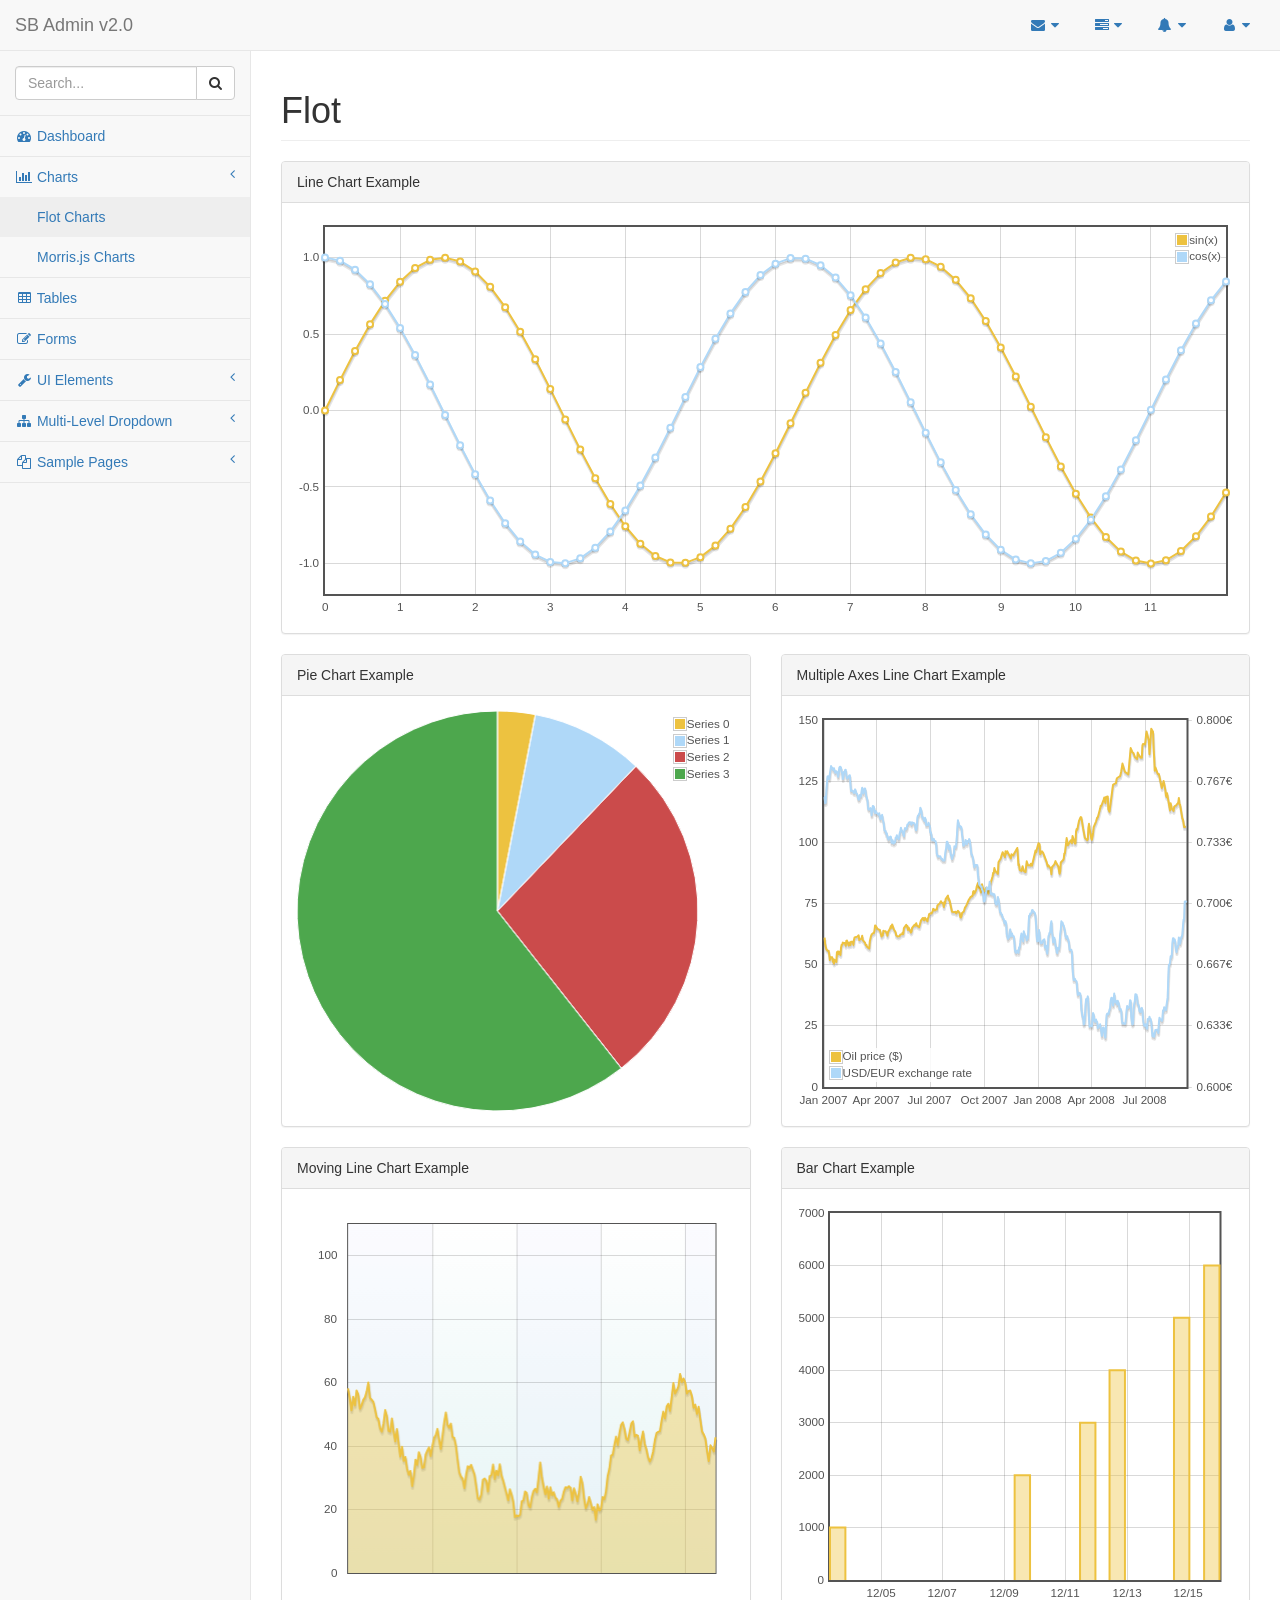
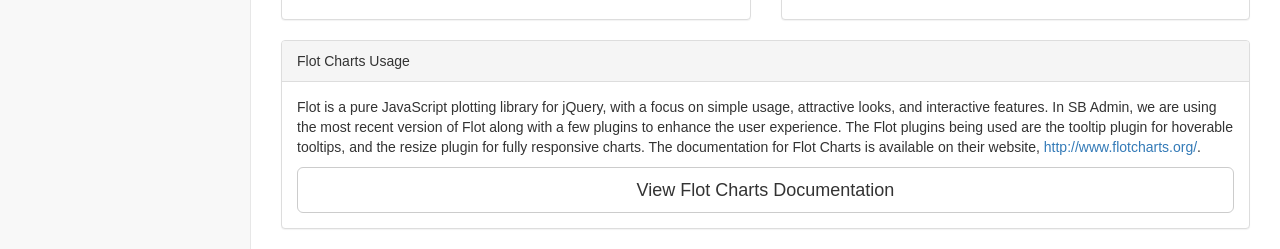
<file: static/pages/flot.html>
<!DOCTYPE html>
<html lang="en">

<head>

    <meta charset="utf-8">
    <meta http-equiv="X-UA-Compatible" content="IE=edge">
    <meta name="viewport" content="width=device-width, initial-scale=1">
    <meta name="description" content="">
    <meta name="author" content="">

    <title>SB Admin 2 - Bootstrap Admin Theme</title>

    <!-- Bootstrap Core CSS -->
    <link href="../vendor/bootstrap/css/bootstrap.min.css" rel="stylesheet">

    <!-- MetisMenu CSS -->
    <link href="../vendor/metisMenu/metisMenu.min.css" rel="stylesheet">

    <!-- Custom CSS -->
    <link href="../dist/css/sb-admin-2.css" rel="stylesheet">

    <!-- Morris Charts CSS -->
    <link href="../vendor/morrisjs/morris.css" rel="stylesheet">

    <!-- Custom Fonts -->
    <link href="../vendor/font-awesome/css/font-awesome.min.css" rel="stylesheet" type="text/css">

    <!-- HTML5 Shim and Respond.js IE8 support of HTML5 elements and media queries -->
    <!-- WARNING: Respond.js doesn't work if you view the page via file:// -->
    <!--[if lt IE 9]>
        <script src="https://oss.maxcdn.com/libs/html5shiv/3.7.0/html5shiv.js"></script>
        <script src="https://oss.maxcdn.com/libs/respond.js/1.4.2/respond.min.js"></script>
    <![endif]-->

</head>

<body>

    <div id="wrapper">

        <!-- Navigation -->
        <nav class="navbar navbar-default navbar-static-top" role="navigation" style="margin-bottom: 0">
            <div class="navbar-header">
                <button type="button" class="navbar-toggle" data-toggle="collapse" data-target=".navbar-collapse">
                    <span class="sr-only">Toggle navigation</span>
                    <span class="icon-bar"></span>
                    <span class="icon-bar"></span>
                    <span class="icon-bar"></span>
                </button>
                <a class="navbar-brand" href="index.html">SB Admin v2.0</a>
            </div>
            <!-- /.navbar-header -->

            <ul class="nav navbar-top-links navbar-right">
                <li class="dropdown">
                    <a class="dropdown-toggle" data-toggle="dropdown" href="#">
                        <i class="fa fa-envelope fa-fw"></i> <i class="fa fa-caret-down"></i>
                    </a>
                    <ul class="dropdown-menu dropdown-messages">
                        <li>
                            <a href="#">
                                <div>
                                    <strong>John Smith</strong>
                                    <span class="pull-right text-muted">
                                        <em>Yesterday</em>
                                    </span>
                                </div>
                                <div>Lorem ipsum dolor sit amet, consectetur adipiscing elit. Pellentesque eleifend...</div>
                            </a>
                        </li>
                        <li class="divider"></li>
                        <li>
                            <a href="#">
                                <div>
                                    <strong>John Smith</strong>
                                    <span class="pull-right text-muted">
                                        <em>Yesterday</em>
                                    </span>
                                </div>
                                <div>Lorem ipsum dolor sit amet, consectetur adipiscing elit. Pellentesque eleifend...</div>
                            </a>
                        </li>
                        <li class="divider"></li>
                        <li>
                            <a href="#">
                                <div>
                                    <strong>John Smith</strong>
                                    <span class="pull-right text-muted">
                                        <em>Yesterday</em>
                                    </span>
                                </div>
                                <div>Lorem ipsum dolor sit amet, consectetur adipiscing elit. Pellentesque eleifend...</div>
                            </a>
                        </li>
                        <li class="divider"></li>
                        <li>
                            <a class="text-center" href="#">
                                <strong>Read All Messages</strong>
                                <i class="fa fa-angle-right"></i>
                            </a>
                        </li>
                    </ul>
                    <!-- /.dropdown-messages -->
                </li>
                <!-- /.dropdown -->
                <li class="dropdown">
                    <a class="dropdown-toggle" data-toggle="dropdown" href="#">
                        <i class="fa fa-tasks fa-fw"></i> <i class="fa fa-caret-down"></i>
                    </a>
                    <ul class="dropdown-menu dropdown-tasks">
                        <li>
                            <a href="#">
                                <div>
                                    <p>
                                        <strong>Task 1</strong>
                                        <span class="pull-right text-muted">40% Complete</span>
                                    </p>
                                    <div class="progress progress-striped active">
                                        <div class="progress-bar progress-bar-success" role="progressbar" aria-valuenow="40" aria-valuemin="0" aria-valuemax="100" style="width: 40%">
                                            <span class="sr-only">40% Complete (success)</span>
                                        </div>
                                    </div>
                                </div>
                            </a>
                        </li>
                        <li class="divider"></li>
                        <li>
                            <a href="#">
                                <div>
                                    <p>
                                        <strong>Task 2</strong>
                                        <span class="pull-right text-muted">20% Complete</span>
                                    </p>
                                    <div class="progress progress-striped active">
                                        <div class="progress-bar progress-bar-info" role="progressbar" aria-valuenow="20" aria-valuemin="0" aria-valuemax="100" style="width: 20%">
                                            <span class="sr-only">20% Complete</span>
                                        </div>
                                    </div>
                                </div>
                            </a>
                        </li>
                        <li class="divider"></li>
                        <li>
                            <a href="#">
                                <div>
                                    <p>
                                        <strong>Task 3</strong>
                                        <span class="pull-right text-muted">60% Complete</span>
                                    </p>
                                    <div class="progress progress-striped active">
                                        <div class="progress-bar progress-bar-warning" role="progressbar" aria-valuenow="60" aria-valuemin="0" aria-valuemax="100" style="width: 60%">
                                            <span class="sr-only">60% Complete (warning)</span>
                                        </div>
                                    </div>
                                </div>
                            </a>
                        </li>
                        <li class="divider"></li>
                        <li>
                            <a href="#">
                                <div>
                                    <p>
                                        <strong>Task 4</strong>
                                        <span class="pull-right text-muted">80% Complete</span>
                                    </p>
                                    <div class="progress progress-striped active">
                                        <div class="progress-bar progress-bar-danger" role="progressbar" aria-valuenow="80" aria-valuemin="0" aria-valuemax="100" style="width: 80%">
                                            <span class="sr-only">80% Complete (danger)</span>
                                        </div>
                                    </div>
                                </div>
                            </a>
                        </li>
                        <li class="divider"></li>
                        <li>
                            <a class="text-center" href="#">
                                <strong>See All Tasks</strong>
                                <i class="fa fa-angle-right"></i>
                            </a>
                        </li>
                    </ul>
                    <!-- /.dropdown-tasks -->
                </li>
                <!-- /.dropdown -->
                <li class="dropdown">
                    <a class="dropdown-toggle" data-toggle="dropdown" href="#">
                        <i class="fa fa-bell fa-fw"></i> <i class="fa fa-caret-down"></i>
                    </a>
                    <ul class="dropdown-menu dropdown-alerts">
                        <li>
                            <a href="#">
                                <div>
                                    <i class="fa fa-comment fa-fw"></i> New Comment
                                    <span class="pull-right text-muted small">4 minutes ago</span>
                                </div>
                            </a>
                        </li>
                        <li class="divider"></li>
                        <li>
                            <a href="#">
                                <div>
                                    <i class="fa fa-twitter fa-fw"></i> 3 New Followers
                                    <span class="pull-right text-muted small">12 minutes ago</span>
                                </div>
                            </a>
                        </li>
                        <li class="divider"></li>
                        <li>
                            <a href="#">
                                <div>
                                    <i class="fa fa-envelope fa-fw"></i> Message Sent
                                    <span class="pull-right text-muted small">4 minutes ago</span>
                                </div>
                            </a>
                        </li>
                        <li class="divider"></li>
                        <li>
                            <a href="#">
                                <div>
                                    <i class="fa fa-tasks fa-fw"></i> New Task
                                    <span class="pull-right text-muted small">4 minutes ago</span>
                                </div>
                            </a>
                        </li>
                        <li class="divider"></li>
                        <li>
                            <a href="#">
                                <div>
                                    <i class="fa fa-upload fa-fw"></i> Server Rebooted
                                    <span class="pull-right text-muted small">4 minutes ago</span>
                                </div>
                            </a>
                        </li>
                        <li class="divider"></li>
                        <li>
                            <a class="text-center" href="#">
                                <strong>See All Alerts</strong>
                                <i class="fa fa-angle-right"></i>
                            </a>
                        </li>
                    </ul>
                    <!-- /.dropdown-alerts -->
                </li>
                <!-- /.dropdown -->
                <li class="dropdown">
                    <a class="dropdown-toggle" data-toggle="dropdown" href="#">
                        <i class="fa fa-user fa-fw"></i> <i class="fa fa-caret-down"></i>
                    </a>
                    <ul class="dropdown-menu dropdown-user">
                        <li><a href="#"><i class="fa fa-user fa-fw"></i> User Profile</a>
                        </li>
                        <li><a href="#"><i class="fa fa-gear fa-fw"></i> Settings</a>
                        </li>
                        <li class="divider"></li>
                        <li><a href="login.html"><i class="fa fa-sign-out fa-fw"></i> Logout</a>
                        </li>
                    </ul>
                    <!-- /.dropdown-user -->
                </li>
                <!-- /.dropdown -->
            </ul>
            <!-- /.navbar-top-links -->

            <div class="navbar-default sidebar" role="navigation">
                <div class="sidebar-nav navbar-collapse">
                    <ul class="nav" id="side-menu">
                        <li class="sidebar-search">
                            <div class="input-group custom-search-form">
                                <input type="text" class="form-control" placeholder="Search...">
                                <span class="input-group-btn">
                                <button class="btn btn-default" type="button">
                                    <i class="fa fa-search"></i>
                                </button>
                            </span>
                            </div>
                            <!-- /input-group -->
                        </li>
                        <li>
                            <a href="index.html"><i class="fa fa-dashboard fa-fw"></i> Dashboard</a>
                        </li>
                        <li>
                            <a href="#"><i class="fa fa-bar-chart-o fa-fw"></i> Charts<span class="fa arrow"></span></a>
                            <ul class="nav nav-second-level">
                                <li>
                                    <a href="flot.html">Flot Charts</a>
                                </li>
                                <li>
                                    <a href="morris.html">Morris.js Charts</a>
                                </li>
                            </ul>
                            <!-- /.nav-second-level -->
                        </li>
                        <li>
                            <a href="tables.html"><i class="fa fa-table fa-fw"></i> Tables</a>
                        </li>
                        <li>
                            <a href="forms.html"><i class="fa fa-edit fa-fw"></i> Forms</a>
                        </li>
                        <li>
                            <a href="#"><i class="fa fa-wrench fa-fw"></i> UI Elements<span class="fa arrow"></span></a>
                            <ul class="nav nav-second-level">
                                <li>
                                    <a href="panels-wells.html">Panels and Wells</a>
                                </li>
                                <li>
                                    <a href="buttons.html">Buttons</a>
                                </li>
                                <li>
                                    <a href="notifications.html">Notifications</a>
                                </li>
                                <li>
                                    <a href="typography.html">Typography</a>
                                </li>
                                <li>
                                    <a href="icons.html"> Icons</a>
                                </li>
                                <li>
                                    <a href="grid.html">Grid</a>
                                </li>
                            </ul>
                            <!-- /.nav-second-level -->
                        </li>
                        <li>
                            <a href="#"><i class="fa fa-sitemap fa-fw"></i> Multi-Level Dropdown<span class="fa arrow"></span></a>
                            <ul class="nav nav-second-level">
                                <li>
                                    <a href="#">Second Level Item</a>
                                </li>
                                <li>
                                    <a href="#">Second Level Item</a>
                                </li>
                                <li>
                                    <a href="#">Third Level <span class="fa arrow"></span></a>
                                    <ul class="nav nav-third-level">
                                        <li>
                                            <a href="#">Third Level Item</a>
                                        </li>
                                        <li>
                                            <a href="#">Third Level Item</a>
                                        </li>
                                        <li>
                                            <a href="#">Third Level Item</a>
                                        </li>
                                        <li>
                                            <a href="#">Third Level Item</a>
                                        </li>
                                    </ul>
                                    <!-- /.nav-third-level -->
                                </li>
                            </ul>
                            <!-- /.nav-second-level -->
                        </li>
                        <li>
                            <a href="#"><i class="fa fa-files-o fa-fw"></i> Sample Pages<span class="fa arrow"></span></a>
                            <ul class="nav nav-second-level">
                                <li>
                                    <a href="blank.html">Blank Page</a>
                                </li>
                                <li>
                                    <a href="login.html">Login Page</a>
                                </li>
                            </ul>
                            <!-- /.nav-second-level -->
                        </li>
                    </ul>
                </div>
                <!-- /.sidebar-collapse -->
            </div>
            <!-- /.navbar-static-side -->
        </nav>

        <div id="page-wrapper">
            <div class="row">
                <div class="col-lg-12">
                    <h1 class="page-header">Flot</h1>
                </div>
                <!-- /.col-lg-12 -->
            </div>
            <!-- /.row -->
            <div class="row">
                <div class="col-lg-12">
                    <div class="panel panel-default">
                        <div class="panel-heading">
                            Line Chart Example
                        </div>
                        <!-- /.panel-heading -->
                        <div class="panel-body">
                            <div class="flot-chart">
                                <div class="flot-chart-content" id="flot-line-chart"></div>
                            </div>
                        </div>
                        <!-- /.panel-body -->
                    </div>
                    <!-- /.panel -->
                </div>
                <!-- /.col-lg-12 -->
                <div class="col-lg-6">
                    <div class="panel panel-default">
                        <div class="panel-heading">
                            Pie Chart Example
                        </div>
                        <!-- /.panel-heading -->
                        <div class="panel-body">
                            <div class="flot-chart">
                                <div class="flot-chart-content" id="flot-pie-chart"></div>
                            </div>
                        </div>
                        <!-- /.panel-body -->
                    </div>
                    <!-- /.panel -->
                </div>
                <!-- /.col-lg-6 -->
                <div class="col-lg-6">
                    <div class="panel panel-default">
                        <div class="panel-heading">
                            Multiple Axes Line Chart Example
                        </div>
                        <!-- /.panel-heading -->
                        <div class="panel-body">
                            <div class="flot-chart">
                                <div class="flot-chart-content" id="flot-line-chart-multi"></div>
                            </div>
                        </div>
                        <!-- /.panel-body -->
                    </div>
                    <!-- /.panel -->
                </div>
                <!-- /.col-lg-6 -->
                <div class="col-lg-6">
                    <div class="panel panel-default">
                        <div class="panel-heading">
                            Moving Line Chart Example
                        </div>
                        <!-- /.panel-heading -->
                        <div class="panel-body">
                            <div class="flot-chart">
                                <div class="flot-chart-content" id="flot-line-chart-moving"></div>
                            </div>
                        </div>
                        <!-- /.panel-body -->
                    </div>
                    <!-- /.panel -->
                </div>
                <!-- /.col-lg-6 -->
                <div class="col-lg-6">
                    <div class="panel panel-default">
                        <div class="panel-heading">
                            Bar Chart Example
                        </div>
                        <!-- /.panel-heading -->
                        <div class="panel-body">
                            <div class="flot-chart">
                                <div class="flot-chart-content" id="flot-bar-chart"></div>
                            </div>
                        </div>
                        <!-- /.panel-body -->
                    </div>
                    <!-- /.panel -->
                </div>
                <!-- /.col-lg-6 -->
                <div class="col-lg-12">
                    <div class="panel panel-default">
                        <div class="panel-heading">
                            Flot Charts Usage
                        </div>
                        <!-- /.panel-heading -->
                        <div class="panel-body">
                            <p>Flot is a pure JavaScript plotting library for jQuery, with a focus on simple usage, attractive looks, and interactive features. In SB Admin, we are using the most recent version of Flot along with a few plugins to enhance the user experience. The Flot plugins being used are the tooltip plugin for hoverable tooltips, and the resize plugin for fully responsive charts. The documentation for Flot Charts is available on their website, <a target="_blank" href="http://www.flotcharts.org/">http://www.flotcharts.org/</a>.</p>
                            <a target="_blank" class="btn btn-default btn-lg btn-block" href="http://www.flotcharts.org/">View Flot Charts Documentation</a>
                        </div>
                        <!-- /.panel-body -->
                    </div>
                    <!-- /.panel -->
                </div>
                <!-- /.col-lg-6 -->
            </div>
            <!-- /.row -->
        </div>
        <!-- /#page-wrapper -->

    </div>
    <!-- /#wrapper -->

    <!-- jQuery -->
    <script src="../vendor/jquery/jquery.min.js"></script>

    <!-- Bootstrap Core JavaScript -->
    <script src="../vendor/bootstrap/js/bootstrap.min.js"></script>

    <!-- Metis Menu Plugin JavaScript -->
    <script src="../vendor/metisMenu/metisMenu.min.js"></script>

    <!-- Flot Charts JavaScript -->
    <script src="../vendor/flot/excanvas.min.js"></script>
    <script src="../vendor/flot/jquery.flot.js"></script>
    <script src="../vendor/flot/jquery.flot.pie.js"></script>
    <script src="../vendor/flot/jquery.flot.resize.js"></script>
    <script src="../vendor/flot/jquery.flot.time.js"></script>
    <script src="../vendor/flot-tooltip/jquery.flot.tooltip.min.js"></script>
    <script src="../data/flot-data.js"></script>

    <!-- Custom Theme JavaScript -->
    <script src="../dist/js/sb-admin-2.js"></script>

</body>

</html>
</file>
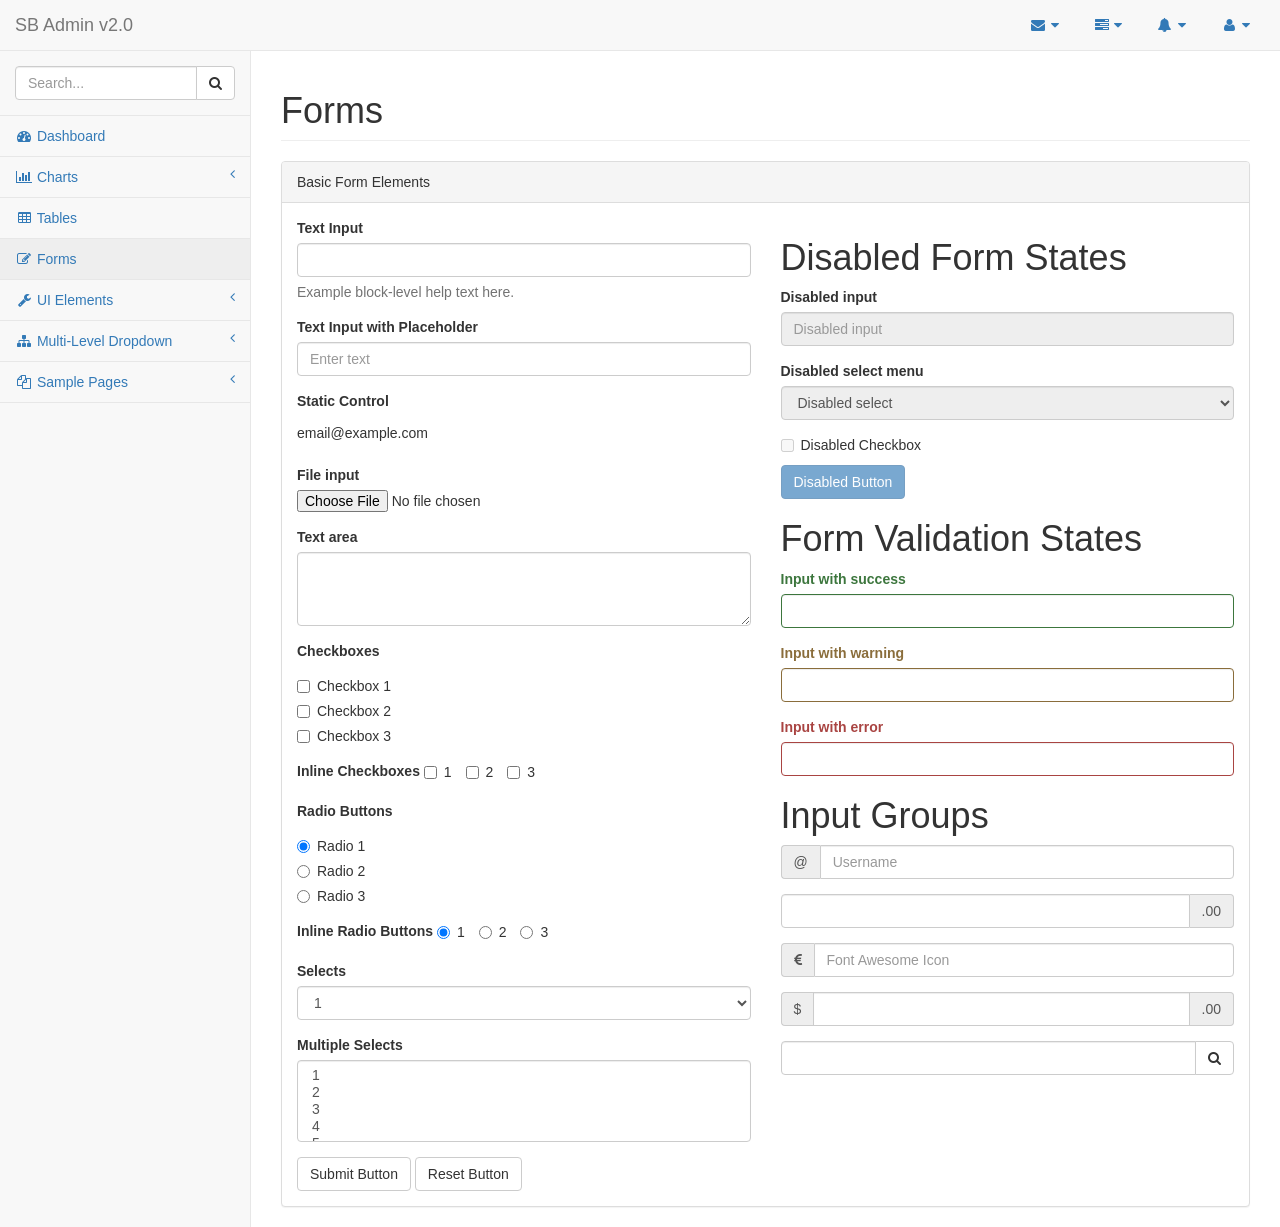
<file: static/pages/forms.html>
<!DOCTYPE html>
<html lang="en">

<head>

    <meta charset="utf-8">
    <meta http-equiv="X-UA-Compatible" content="IE=edge">
    <meta name="viewport" content="width=device-width, initial-scale=1">
    <meta name="description" content="">
    <meta name="author" content="">

    <title>SB Admin 2 - Bootstrap Admin Theme</title>

    <!-- Bootstrap Core CSS -->
    <link href="../vendor/bootstrap/css/bootstrap.min.css" rel="stylesheet">

    <!-- MetisMenu CSS -->
    <link href="../vendor/metisMenu/metisMenu.min.css" rel="stylesheet">

    <!-- Custom CSS -->
    <link href="../dist/css/sb-admin-2.css" rel="stylesheet">

    <!-- Custom Fonts -->
    <link href="../vendor/font-awesome/css/font-awesome.min.css" rel="stylesheet" type="text/css">

    <!-- HTML5 Shim and Respond.js IE8 support of HTML5 elements and media queries -->
    <!-- WARNING: Respond.js doesn't work if you view the page via file:// -->
    <!--[if lt IE 9]>
        <script src="https://oss.maxcdn.com/libs/html5shiv/3.7.0/html5shiv.js"></script>
        <script src="https://oss.maxcdn.com/libs/respond.js/1.4.2/respond.min.js"></script>
    <![endif]-->

</head>

<body>

    <div id="wrapper">

        <!-- Navigation -->
        <nav class="navbar navbar-default navbar-static-top" role="navigation" style="margin-bottom: 0">
            <div class="navbar-header">
                <button type="button" class="navbar-toggle" data-toggle="collapse" data-target=".navbar-collapse">
                    <span class="sr-only">Toggle navigation</span>
                    <span class="icon-bar"></span>
                    <span class="icon-bar"></span>
                    <span class="icon-bar"></span>
                </button>
                <a class="navbar-brand" href="index.html">SB Admin v2.0</a>
            </div>
            <!-- /.navbar-header -->

            <ul class="nav navbar-top-links navbar-right">
                <li class="dropdown">
                    <a class="dropdown-toggle" data-toggle="dropdown" href="#">
                        <i class="fa fa-envelope fa-fw"></i> <i class="fa fa-caret-down"></i>
                    </a>
                    <ul class="dropdown-menu dropdown-messages">
                        <li>
                            <a href="#">
                                <div>
                                    <strong>John Smith</strong>
                                    <span class="pull-right text-muted">
                                        <em>Yesterday</em>
                                    </span>
                                </div>
                                <div>Lorem ipsum dolor sit amet, consectetur adipiscing elit. Pellentesque eleifend...</div>
                            </a>
                        </li>
                        <li class="divider"></li>
                        <li>
                            <a href="#">
                                <div>
                                    <strong>John Smith</strong>
                                    <span class="pull-right text-muted">
                                        <em>Yesterday</em>
                                    </span>
                                </div>
                                <div>Lorem ipsum dolor sit amet, consectetur adipiscing elit. Pellentesque eleifend...</div>
                            </a>
                        </li>
                        <li class="divider"></li>
                        <li>
                            <a href="#">
                                <div>
                                    <strong>John Smith</strong>
                                    <span class="pull-right text-muted">
                                        <em>Yesterday</em>
                                    </span>
                                </div>
                                <div>Lorem ipsum dolor sit amet, consectetur adipiscing elit. Pellentesque eleifend...</div>
                            </a>
                        </li>
                        <li class="divider"></li>
                        <li>
                            <a class="text-center" href="#">
                                <strong>Read All Messages</strong>
                                <i class="fa fa-angle-right"></i>
                            </a>
                        </li>
                    </ul>
                    <!-- /.dropdown-messages -->
                </li>
                <!-- /.dropdown -->
                <li class="dropdown">
                    <a class="dropdown-toggle" data-toggle="dropdown" href="#">
                        <i class="fa fa-tasks fa-fw"></i> <i class="fa fa-caret-down"></i>
                    </a>
                    <ul class="dropdown-menu dropdown-tasks">
                        <li>
                            <a href="#">
                                <div>
                                    <p>
                                        <strong>Task 1</strong>
                                        <span class="pull-right text-muted">40% Complete</span>
                                    </p>
                                    <div class="progress progress-striped active">
                                        <div class="progress-bar progress-bar-success" role="progressbar" aria-valuenow="40" aria-valuemin="0" aria-valuemax="100" style="width: 40%">
                                            <span class="sr-only">40% Complete (success)</span>
                                        </div>
                                    </div>
                                </div>
                            </a>
                        </li>
                        <li class="divider"></li>
                        <li>
                            <a href="#">
                                <div>
                                    <p>
                                        <strong>Task 2</strong>
                                        <span class="pull-right text-muted">20% Complete</span>
                                    </p>
                                    <div class="progress progress-striped active">
                                        <div class="progress-bar progress-bar-info" role="progressbar" aria-valuenow="20" aria-valuemin="0" aria-valuemax="100" style="width: 20%">
                                            <span class="sr-only">20% Complete</span>
                                        </div>
                                    </div>
                                </div>
                            </a>
                        </li>
                        <li class="divider"></li>
                        <li>
                            <a href="#">
                                <div>
                                    <p>
                                        <strong>Task 3</strong>
                                        <span class="pull-right text-muted">60% Complete</span>
                                    </p>
                                    <div class="progress progress-striped active">
                                        <div class="progress-bar progress-bar-warning" role="progressbar" aria-valuenow="60" aria-valuemin="0" aria-valuemax="100" style="width: 60%">
                                            <span class="sr-only">60% Complete (warning)</span>
                                        </div>
                                    </div>
                                </div>
                            </a>
                        </li>
                        <li class="divider"></li>
                        <li>
                            <a href="#">
                                <div>
                                    <p>
                                        <strong>Task 4</strong>
                                        <span class="pull-right text-muted">80% Complete</span>
                                    </p>
                                    <div class="progress progress-striped active">
                                        <div class="progress-bar progress-bar-danger" role="progressbar" aria-valuenow="80" aria-valuemin="0" aria-valuemax="100" style="width: 80%">
                                            <span class="sr-only">80% Complete (danger)</span>
                                        </div>
                                    </div>
                                </div>
                            </a>
                        </li>
                        <li class="divider"></li>
                        <li>
                            <a class="text-center" href="#">
                                <strong>See All Tasks</strong>
                                <i class="fa fa-angle-right"></i>
                            </a>
                        </li>
                    </ul>
                    <!-- /.dropdown-tasks -->
                </li>
                <!-- /.dropdown -->
                <li class="dropdown">
                    <a class="dropdown-toggle" data-toggle="dropdown" href="#">
                        <i class="fa fa-bell fa-fw"></i> <i class="fa fa-caret-down"></i>
                    </a>
                    <ul class="dropdown-menu dropdown-alerts">
                        <li>
                            <a href="#">
                                <div>
                                    <i class="fa fa-comment fa-fw"></i> New Comment
                                    <span class="pull-right text-muted small">4 minutes ago</span>
                                </div>
                            </a>
                        </li>
                        <li class="divider"></li>
                        <li>
                            <a href="#">
                                <div>
                                    <i class="fa fa-twitter fa-fw"></i> 3 New Followers
                                    <span class="pull-right text-muted small">12 minutes ago</span>
                                </div>
                            </a>
                        </li>
                        <li class="divider"></li>
                        <li>
                            <a href="#">
                                <div>
                                    <i class="fa fa-envelope fa-fw"></i> Message Sent
                                    <span class="pull-right text-muted small">4 minutes ago</span>
                                </div>
                            </a>
                        </li>
                        <li class="divider"></li>
                        <li>
                            <a href="#">
                                <div>
                                    <i class="fa fa-tasks fa-fw"></i> New Task
                                    <span class="pull-right text-muted small">4 minutes ago</span>
                                </div>
                            </a>
                        </li>
                        <li class="divider"></li>
                        <li>
                            <a href="#">
                                <div>
                                    <i class="fa fa-upload fa-fw"></i> Server Rebooted
                                    <span class="pull-right text-muted small">4 minutes ago</span>
                                </div>
                            </a>
                        </li>
                        <li class="divider"></li>
                        <li>
                            <a class="text-center" href="#">
                                <strong>See All Alerts</strong>
                                <i class="fa fa-angle-right"></i>
                            </a>
                        </li>
                    </ul>
                    <!-- /.dropdown-alerts -->
                </li>
                <!-- /.dropdown -->
                <li class="dropdown">
                    <a class="dropdown-toggle" data-toggle="dropdown" href="#">
                        <i class="fa fa-user fa-fw"></i> <i class="fa fa-caret-down"></i>
                    </a>
                    <ul class="dropdown-menu dropdown-user">
                        <li><a href="#"><i class="fa fa-user fa-fw"></i> User Profile</a>
                        </li>
                        <li><a href="#"><i class="fa fa-gear fa-fw"></i> Settings</a>
                        </li>
                        <li class="divider"></li>
                        <li><a href="login.html"><i class="fa fa-sign-out fa-fw"></i> Logout</a>
                        </li>
                    </ul>
                    <!-- /.dropdown-user -->
                </li>
                <!-- /.dropdown -->
            </ul>
            <!-- /.navbar-top-links -->

            <div class="navbar-default sidebar" role="navigation">
                <div class="sidebar-nav navbar-collapse">
                    <ul class="nav" id="side-menu">
                        <li class="sidebar-search">
                            <div class="input-group custom-search-form">
                                <input type="text" class="form-control" placeholder="Search...">
                                <span class="input-group-btn">
                                <button class="btn btn-default" type="button">
                                    <i class="fa fa-search"></i>
                                </button>
                            </span>
                            </div>
                            <!-- /input-group -->
                        </li>
                        <li>
                            <a href="index.html"><i class="fa fa-dashboard fa-fw"></i> Dashboard</a>
                        </li>
                        <li>
                            <a href="#"><i class="fa fa-bar-chart-o fa-fw"></i> Charts<span class="fa arrow"></span></a>
                            <ul class="nav nav-second-level">
                                <li>
                                    <a href="flot.html">Flot Charts</a>
                                </li>
                                <li>
                                    <a href="morris.html">Morris.js Charts</a>
                                </li>
                            </ul>
                            <!-- /.nav-second-level -->
                        </li>
                        <li>
                            <a href="tables.html"><i class="fa fa-table fa-fw"></i> Tables</a>
                        </li>
                        <li>
                            <a href="forms.html"><i class="fa fa-edit fa-fw"></i> Forms</a>
                        </li>
                        <li>
                            <a href="#"><i class="fa fa-wrench fa-fw"></i> UI Elements<span class="fa arrow"></span></a>
                            <ul class="nav nav-second-level">
                                <li>
                                    <a href="panels-wells.html">Panels and Wells</a>
                                </li>
                                <li>
                                    <a href="buttons.html">Buttons</a>
                                </li>
                                <li>
                                    <a href="notifications.html">Notifications</a>
                                </li>
                                <li>
                                    <a href="typography.html">Typography</a>
                                </li>
                                <li>
                                    <a href="icons.html"> Icons</a>
                                </li>
                                <li>
                                    <a href="grid.html">Grid</a>
                                </li>
                            </ul>
                            <!-- /.nav-second-level -->
                        </li>
                        <li>
                            <a href="#"><i class="fa fa-sitemap fa-fw"></i> Multi-Level Dropdown<span class="fa arrow"></span></a>
                            <ul class="nav nav-second-level">
                                <li>
                                    <a href="#">Second Level Item</a>
                                </li>
                                <li>
                                    <a href="#">Second Level Item</a>
                                </li>
                                <li>
                                    <a href="#">Third Level <span class="fa arrow"></span></a>
                                    <ul class="nav nav-third-level">
                                        <li>
                                            <a href="#">Third Level Item</a>
                                        </li>
                                        <li>
                                            <a href="#">Third Level Item</a>
                                        </li>
                                        <li>
                                            <a href="#">Third Level Item</a>
                                        </li>
                                        <li>
                                            <a href="#">Third Level Item</a>
                                        </li>
                                    </ul>
                                    <!-- /.nav-third-level -->
                                </li>
                            </ul>
                            <!-- /.nav-second-level -->
                        </li>
                        <li>
                            <a href="#"><i class="fa fa-files-o fa-fw"></i> Sample Pages<span class="fa arrow"></span></a>
                            <ul class="nav nav-second-level">
                                <li>
                                    <a href="blank.html">Blank Page</a>
                                </li>
                                <li>
                                    <a href="login.html">Login Page</a>
                                </li>
                            </ul>
                            <!-- /.nav-second-level -->
                        </li>
                    </ul>
                </div>
                <!-- /.sidebar-collapse -->
            </div>
            <!-- /.navbar-static-side -->
        </nav>

        <div id="page-wrapper">
            <div class="row">
                <div class="col-lg-12">
                    <h1 class="page-header">Forms</h1>
                </div>
                <!-- /.col-lg-12 -->
            </div>
            <!-- /.row -->
            <div class="row">
                <div class="col-lg-12">
                    <div class="panel panel-default">
                        <div class="panel-heading">
                            Basic Form Elements
                        </div>
                        <div class="panel-body">
                            <div class="row">
                                <div class="col-lg-6">
                                    <form role="form">
                                        <div class="form-group">
                                            <label>Text Input</label>
                                            <input class="form-control">
                                            <p class="help-block">Example block-level help text here.</p>
                                        </div>
                                        <div class="form-group">
                                            <label>Text Input with Placeholder</label>
                                            <input class="form-control" placeholder="Enter text">
                                        </div>
                                        <div class="form-group">
                                            <label>Static Control</label>
                                            <p class="form-control-static">email@example.com</p>
                                        </div>
                                        <div class="form-group">
                                            <label>File input</label>
                                            <input type="file">
                                        </div>
                                        <div class="form-group">
                                            <label>Text area</label>
                                            <textarea class="form-control" rows="3"></textarea>
                                        </div>
                                        <div class="form-group">
                                            <label>Checkboxes</label>
                                            <div class="checkbox">
                                                <label>
                                                    <input type="checkbox" value="">Checkbox 1
                                                </label>
                                            </div>
                                            <div class="checkbox">
                                                <label>
                                                    <input type="checkbox" value="">Checkbox 2
                                                </label>
                                            </div>
                                            <div class="checkbox">
                                                <label>
                                                    <input type="checkbox" value="">Checkbox 3
                                                </label>
                                            </div>
                                        </div>
                                        <div class="form-group">
                                            <label>Inline Checkboxes</label>
                                            <label class="checkbox-inline">
                                                <input type="checkbox">1
                                            </label>
                                            <label class="checkbox-inline">
                                                <input type="checkbox">2
                                            </label>
                                            <label class="checkbox-inline">
                                                <input type="checkbox">3
                                            </label>
                                        </div>
                                        <div class="form-group">
                                            <label>Radio Buttons</label>
                                            <div class="radio">
                                                <label>
                                                    <input type="radio" name="optionsRadios" id="optionsRadios1" value="option1" checked>Radio 1
                                                </label>
                                            </div>
                                            <div class="radio">
                                                <label>
                                                    <input type="radio" name="optionsRadios" id="optionsRadios2" value="option2">Radio 2
                                                </label>
                                            </div>
                                            <div class="radio">
                                                <label>
                                                    <input type="radio" name="optionsRadios" id="optionsRadios3" value="option3">Radio 3
                                                </label>
                                            </div>
                                        </div>
                                        <div class="form-group">
                                            <label>Inline Radio Buttons</label>
                                            <label class="radio-inline">
                                                <input type="radio" name="optionsRadiosInline" id="optionsRadiosInline1" value="option1" checked>1
                                            </label>
                                            <label class="radio-inline">
                                                <input type="radio" name="optionsRadiosInline" id="optionsRadiosInline2" value="option2">2
                                            </label>
                                            <label class="radio-inline">
                                                <input type="radio" name="optionsRadiosInline" id="optionsRadiosInline3" value="option3">3
                                            </label>
                                        </div>
                                        <div class="form-group">
                                            <label>Selects</label>
                                            <select class="form-control">
                                                <option>1</option>
                                                <option>2</option>
                                                <option>3</option>
                                                <option>4</option>
                                                <option>5</option>
                                            </select>
                                        </div>
                                        <div class="form-group">
                                            <label>Multiple Selects</label>
                                            <select multiple class="form-control">
                                                <option>1</option>
                                                <option>2</option>
                                                <option>3</option>
                                                <option>4</option>
                                                <option>5</option>
                                            </select>
                                        </div>
                                        <button type="submit" class="btn btn-default">Submit Button</button>
                                        <button type="reset" class="btn btn-default">Reset Button</button>
                                    </form>
                                </div>
                                <!-- /.col-lg-6 (nested) -->
                                <div class="col-lg-6">
                                    <h1>Disabled Form States</h1>
                                    <form role="form">
                                        <fieldset disabled>
                                            <div class="form-group">
                                                <label for="disabledSelect">Disabled input</label>
                                                <input class="form-control" id="disabledInput" type="text" placeholder="Disabled input" disabled>
                                            </div>
                                            <div class="form-group">
                                                <label for="disabledSelect">Disabled select menu</label>
                                                <select id="disabledSelect" class="form-control">
                                                    <option>Disabled select</option>
                                                </select>
                                            </div>
                                            <div class="checkbox">
                                                <label>
                                                    <input type="checkbox">Disabled Checkbox
                                                </label>
                                            </div>
                                            <button type="submit" class="btn btn-primary">Disabled Button</button>
                                        </fieldset>
                                    </form>
                                    <h1>Form Validation States</h1>
                                    <form role="form">
                                        <div class="form-group has-success">
                                            <label class="control-label" for="inputSuccess">Input with success</label>
                                            <input type="text" class="form-control" id="inputSuccess">
                                        </div>
                                        <div class="form-group has-warning">
                                            <label class="control-label" for="inputWarning">Input with warning</label>
                                            <input type="text" class="form-control" id="inputWarning">
                                        </div>
                                        <div class="form-group has-error">
                                            <label class="control-label" for="inputError">Input with error</label>
                                            <input type="text" class="form-control" id="inputError">
                                        </div>
                                    </form>
                                    <h1>Input Groups</h1>
                                    <form role="form">
                                        <div class="form-group input-group">
                                            <span class="input-group-addon">@</span>
                                            <input type="text" class="form-control" placeholder="Username">
                                        </div>
                                        <div class="form-group input-group">
                                            <input type="text" class="form-control">
                                            <span class="input-group-addon">.00</span>
                                        </div>
                                        <div class="form-group input-group">
                                            <span class="input-group-addon"><i class="fa fa-eur"></i>
                                            </span>
                                            <input type="text" class="form-control" placeholder="Font Awesome Icon">
                                        </div>
                                        <div class="form-group input-group">
                                            <span class="input-group-addon">$</span>
                                            <input type="text" class="form-control">
                                            <span class="input-group-addon">.00</span>
                                        </div>
                                        <div class="form-group input-group">
                                            <input type="text" class="form-control">
                                            <span class="input-group-btn">
                                                <button class="btn btn-default" type="button"><i class="fa fa-search"></i>
                                                </button>
                                            </span>
                                        </div>
                                    </form>
                                </div>
                                <!-- /.col-lg-6 (nested) -->
                            </div>
                            <!-- /.row (nested) -->
                        </div>
                        <!-- /.panel-body -->
                    </div>
                    <!-- /.panel -->
                </div>
                <!-- /.col-lg-12 -->
            </div>
            <!-- /.row -->
        </div>
        <!-- /#page-wrapper -->

    </div>
    <!-- /#wrapper -->

    <!-- jQuery -->
    <script src="../vendor/jquery/jquery.min.js"></script>

    <!-- Bootstrap Core JavaScript -->
    <script src="../vendor/bootstrap/js/bootstrap.min.js"></script>

    <!-- Metis Menu Plugin JavaScript -->
    <script src="../vendor/metisMenu/metisMenu.min.js"></script>

    <!-- Custom Theme JavaScript -->
    <script src="../dist/js/sb-admin-2.js"></script>

</body>

</html>
</file>
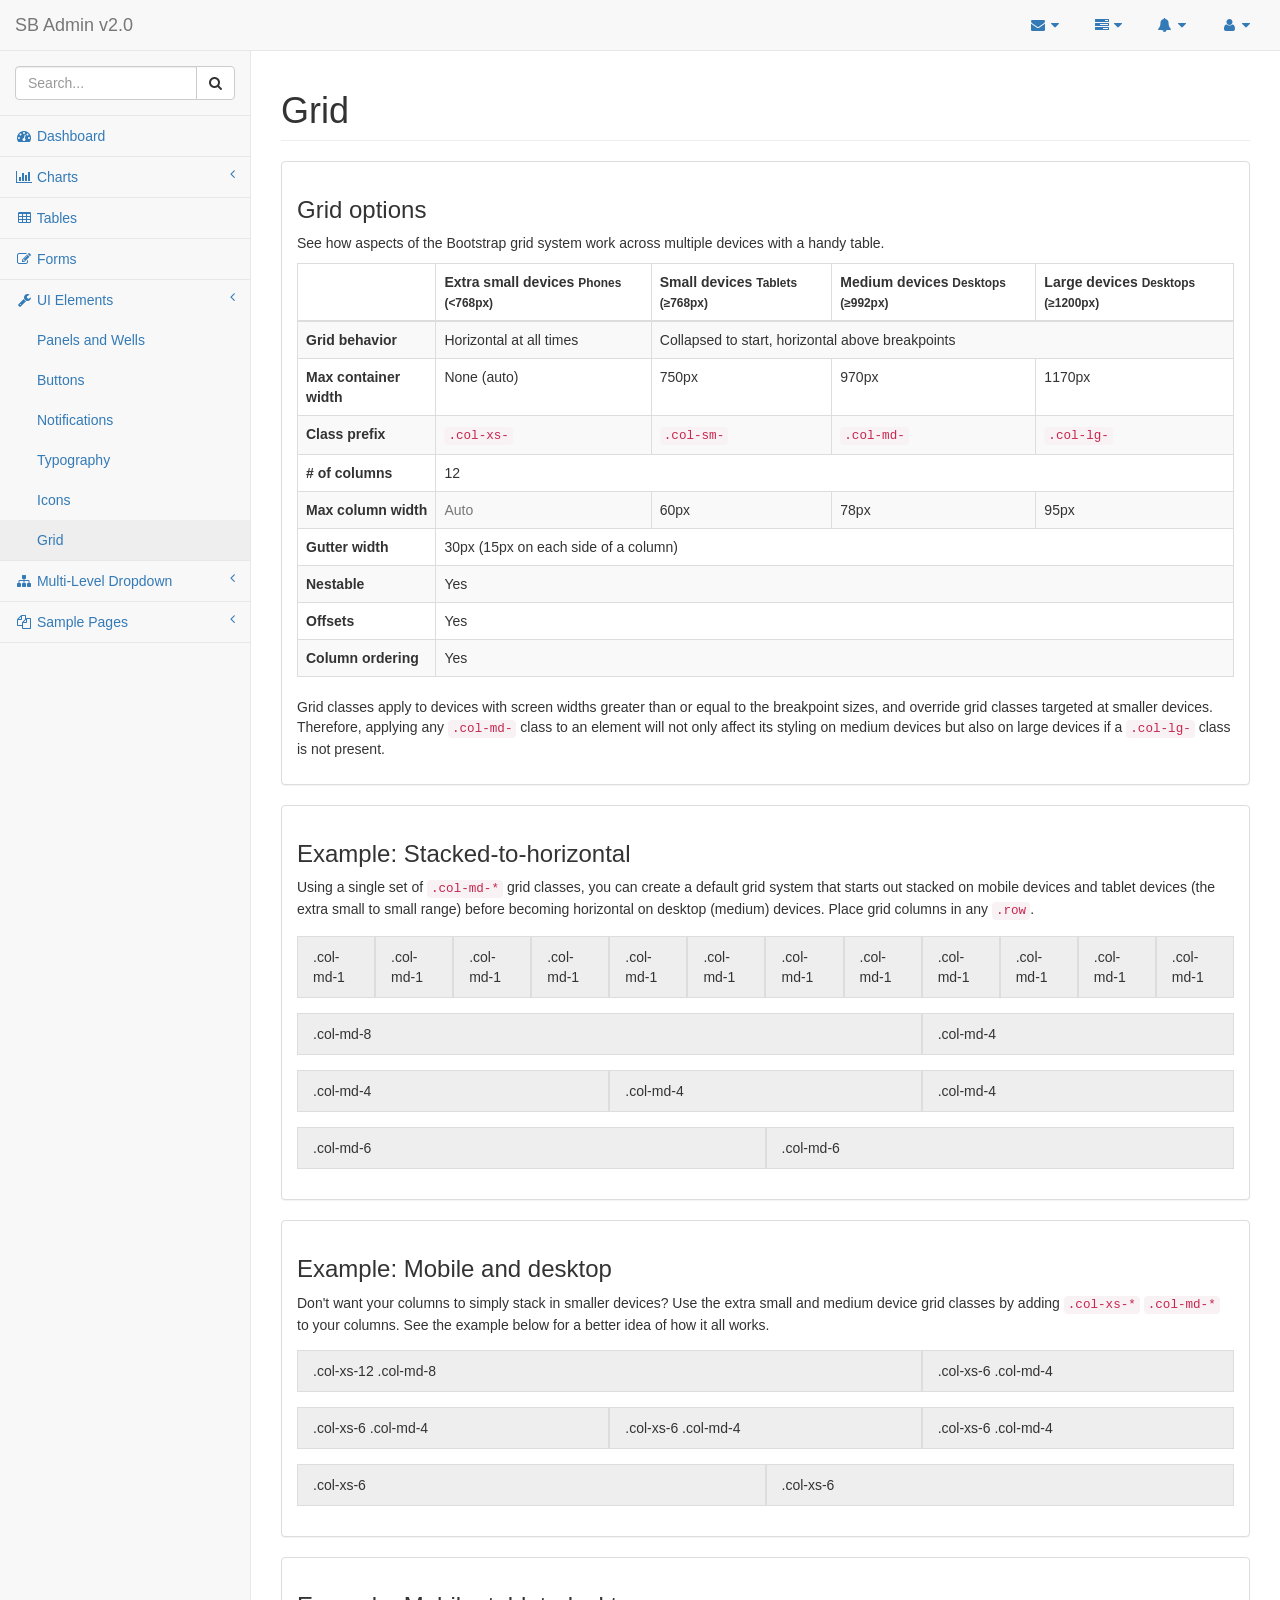
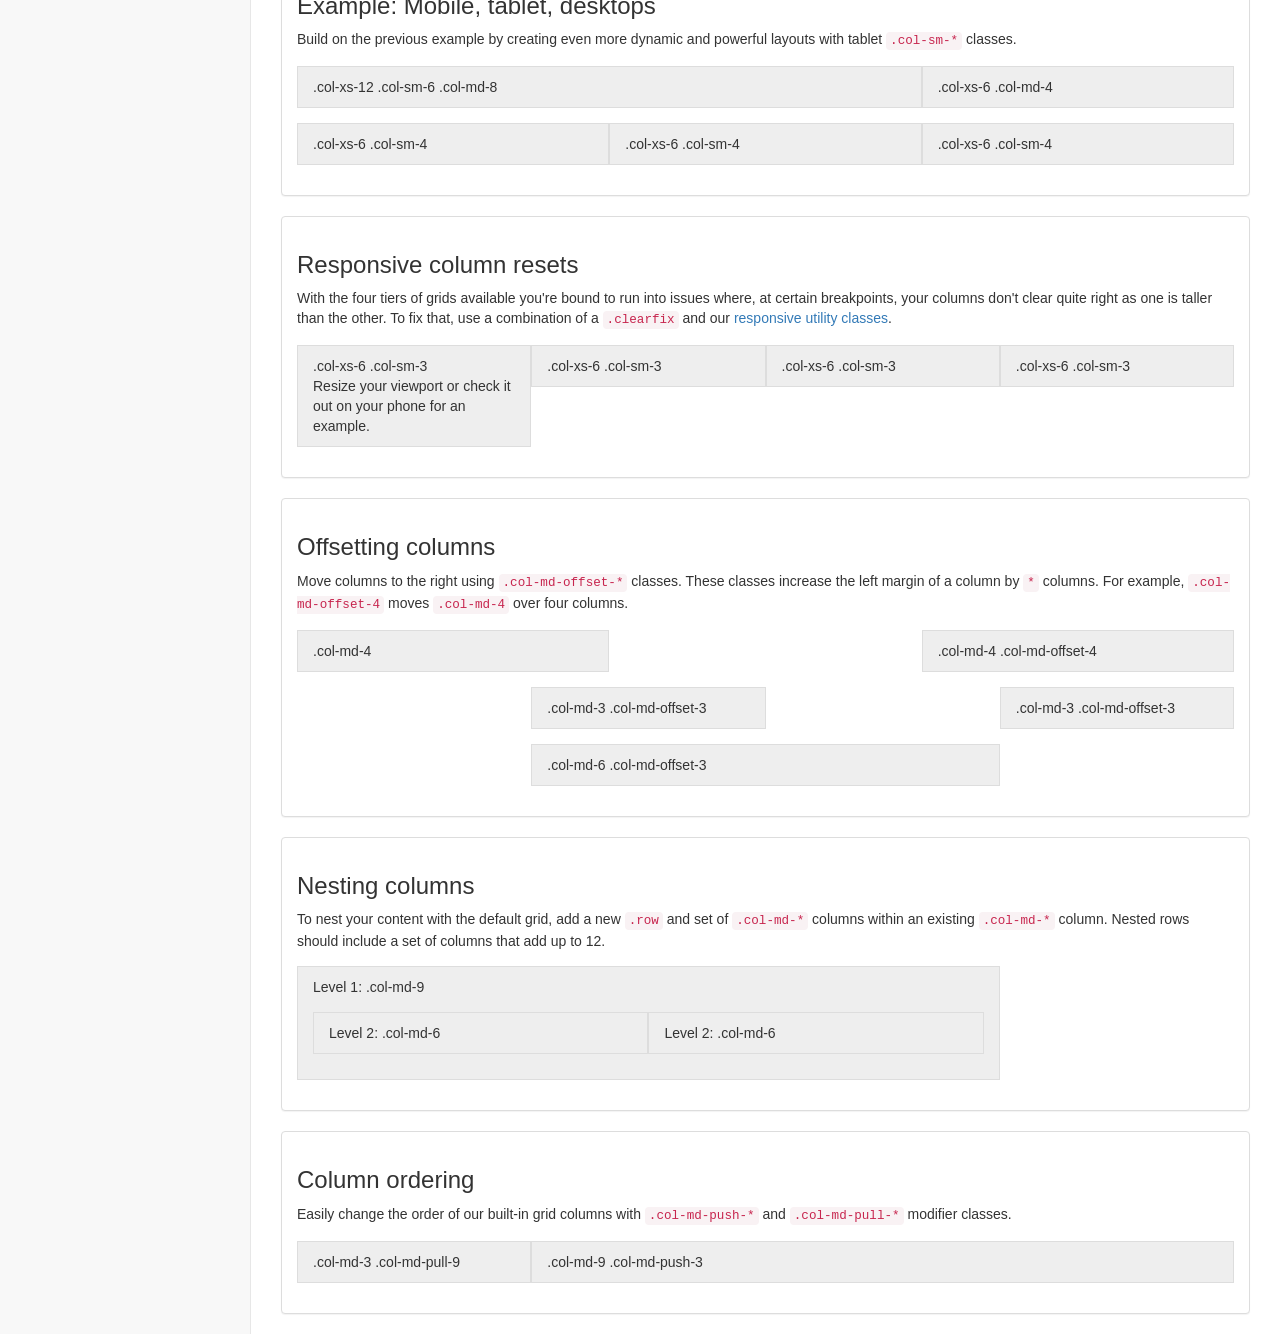
<file: static/pages/grid.html>
<!DOCTYPE html>
<html lang="en">

<head>

    <meta charset="utf-8">
    <meta http-equiv="X-UA-Compatible" content="IE=edge">
    <meta name="viewport" content="width=device-width, initial-scale=1">
    <meta name="description" content="">
    <meta name="author" content="">

    <title>SB Admin 2 - Bootstrap Admin Theme</title>

    <!-- Bootstrap Core CSS -->
    <link href="../vendor/bootstrap/css/bootstrap.min.css" rel="stylesheet">

    <!-- MetisMenu CSS -->
    <link href="../vendor/metisMenu/metisMenu.min.css" rel="stylesheet">

    <!-- Custom CSS -->
    <link href="../dist/css/sb-admin-2.css" rel="stylesheet">

    <!-- Custom Fonts -->
    <link href="../vendor/font-awesome/css/font-awesome.min.css" rel="stylesheet" type="text/css">

    <!-- HTML5 Shim and Respond.js IE8 support of HTML5 elements and media queries -->
    <!-- WARNING: Respond.js doesn't work if you view the page via file:// -->
    <!--[if lt IE 9]>
        <script src="https://oss.maxcdn.com/libs/html5shiv/3.7.0/html5shiv.js"></script>
        <script src="https://oss.maxcdn.com/libs/respond.js/1.4.2/respond.min.js"></script>
    <![endif]-->

</head>

<body>

    <div id="wrapper">

        <!-- Navigation -->
        <nav class="navbar navbar-default navbar-static-top" role="navigation" style="margin-bottom: 0">
            <div class="navbar-header">
                <button type="button" class="navbar-toggle" data-toggle="collapse" data-target=".navbar-collapse">
                    <span class="sr-only">Toggle navigation</span>
                    <span class="icon-bar"></span>
                    <span class="icon-bar"></span>
                    <span class="icon-bar"></span>
                </button>
                <a class="navbar-brand" href="index.html">SB Admin v2.0</a>
            </div>
            <!-- /.navbar-header -->

            <ul class="nav navbar-top-links navbar-right">
                <li class="dropdown">
                    <a class="dropdown-toggle" data-toggle="dropdown" href="#">
                        <i class="fa fa-envelope fa-fw"></i> <i class="fa fa-caret-down"></i>
                    </a>
                    <ul class="dropdown-menu dropdown-messages">
                        <li>
                            <a href="#">
                                <div>
                                    <strong>John Smith</strong>
                                    <span class="pull-right text-muted">
                                        <em>Yesterday</em>
                                    </span>
                                </div>
                                <div>Lorem ipsum dolor sit amet, consectetur adipiscing elit. Pellentesque eleifend...</div>
                            </a>
                        </li>
                        <li class="divider"></li>
                        <li>
                            <a href="#">
                                <div>
                                    <strong>John Smith</strong>
                                    <span class="pull-right text-muted">
                                        <em>Yesterday</em>
                                    </span>
                                </div>
                                <div>Lorem ipsum dolor sit amet, consectetur adipiscing elit. Pellentesque eleifend...</div>
                            </a>
                        </li>
                        <li class="divider"></li>
                        <li>
                            <a href="#">
                                <div>
                                    <strong>John Smith</strong>
                                    <span class="pull-right text-muted">
                                        <em>Yesterday</em>
                                    </span>
                                </div>
                                <div>Lorem ipsum dolor sit amet, consectetur adipiscing elit. Pellentesque eleifend...</div>
                            </a>
                        </li>
                        <li class="divider"></li>
                        <li>
                            <a class="text-center" href="#">
                                <strong>Read All Messages</strong>
                                <i class="fa fa-angle-right"></i>
                            </a>
                        </li>
                    </ul>
                    <!-- /.dropdown-messages -->
                </li>
                <!-- /.dropdown -->
                <li class="dropdown">
                    <a class="dropdown-toggle" data-toggle="dropdown" href="#">
                        <i class="fa fa-tasks fa-fw"></i> <i class="fa fa-caret-down"></i>
                    </a>
                    <ul class="dropdown-menu dropdown-tasks">
                        <li>
                            <a href="#">
                                <div>
                                    <p>
                                        <strong>Task 1</strong>
                                        <span class="pull-right text-muted">40% Complete</span>
                                    </p>
                                    <div class="progress progress-striped active">
                                        <div class="progress-bar progress-bar-success" role="progressbar" aria-valuenow="40" aria-valuemin="0" aria-valuemax="100" style="width: 40%">
                                            <span class="sr-only">40% Complete (success)</span>
                                        </div>
                                    </div>
                                </div>
                            </a>
                        </li>
                        <li class="divider"></li>
                        <li>
                            <a href="#">
                                <div>
                                    <p>
                                        <strong>Task 2</strong>
                                        <span class="pull-right text-muted">20% Complete</span>
                                    </p>
                                    <div class="progress progress-striped active">
                                        <div class="progress-bar progress-bar-info" role="progressbar" aria-valuenow="20" aria-valuemin="0" aria-valuemax="100" style="width: 20%">
                                            <span class="sr-only">20% Complete</span>
                                        </div>
                                    </div>
                                </div>
                            </a>
                        </li>
                        <li class="divider"></li>
                        <li>
                            <a href="#">
                                <div>
                                    <p>
                                        <strong>Task 3</strong>
                                        <span class="pull-right text-muted">60% Complete</span>
                                    </p>
                                    <div class="progress progress-striped active">
                                        <div class="progress-bar progress-bar-warning" role="progressbar" aria-valuenow="60" aria-valuemin="0" aria-valuemax="100" style="width: 60%">
                                            <span class="sr-only">60% Complete (warning)</span>
                                        </div>
                                    </div>
                                </div>
                            </a>
                        </li>
                        <li class="divider"></li>
                        <li>
                            <a href="#">
                                <div>
                                    <p>
                                        <strong>Task 4</strong>
                                        <span class="pull-right text-muted">80% Complete</span>
                                    </p>
                                    <div class="progress progress-striped active">
                                        <div class="progress-bar progress-bar-danger" role="progressbar" aria-valuenow="80" aria-valuemin="0" aria-valuemax="100" style="width: 80%">
                                            <span class="sr-only">80% Complete (danger)</span>
                                        </div>
                                    </div>
                                </div>
                            </a>
                        </li>
                        <li class="divider"></li>
                        <li>
                            <a class="text-center" href="#">
                                <strong>See All Tasks</strong>
                                <i class="fa fa-angle-right"></i>
                            </a>
                        </li>
                    </ul>
                    <!-- /.dropdown-tasks -->
                </li>
                <!-- /.dropdown -->
                <li class="dropdown">
                    <a class="dropdown-toggle" data-toggle="dropdown" href="#">
                        <i class="fa fa-bell fa-fw"></i> <i class="fa fa-caret-down"></i>
                    </a>
                    <ul class="dropdown-menu dropdown-alerts">
                        <li>
                            <a href="#">
                                <div>
                                    <i class="fa fa-comment fa-fw"></i> New Comment
                                    <span class="pull-right text-muted small">4 minutes ago</span>
                                </div>
                            </a>
                        </li>
                        <li class="divider"></li>
                        <li>
                            <a href="#">
                                <div>
                                    <i class="fa fa-twitter fa-fw"></i> 3 New Followers
                                    <span class="pull-right text-muted small">12 minutes ago</span>
                                </div>
                            </a>
                        </li>
                        <li class="divider"></li>
                        <li>
                            <a href="#">
                                <div>
                                    <i class="fa fa-envelope fa-fw"></i> Message Sent
                                    <span class="pull-right text-muted small">4 minutes ago</span>
                                </div>
                            </a>
                        </li>
                        <li class="divider"></li>
                        <li>
                            <a href="#">
                                <div>
                                    <i class="fa fa-tasks fa-fw"></i> New Task
                                    <span class="pull-right text-muted small">4 minutes ago</span>
                                </div>
                            </a>
                        </li>
                        <li class="divider"></li>
                        <li>
                            <a href="#">
                                <div>
                                    <i class="fa fa-upload fa-fw"></i> Server Rebooted
                                    <span class="pull-right text-muted small">4 minutes ago</span>
                                </div>
                            </a>
                        </li>
                        <li class="divider"></li>
                        <li>
                            <a class="text-center" href="#">
                                <strong>See All Alerts</strong>
                                <i class="fa fa-angle-right"></i>
                            </a>
                        </li>
                    </ul>
                    <!-- /.dropdown-alerts -->
                </li>
                <!-- /.dropdown -->
                <li class="dropdown">
                    <a class="dropdown-toggle" data-toggle="dropdown" href="#">
                        <i class="fa fa-user fa-fw"></i> <i class="fa fa-caret-down"></i>
                    </a>
                    <ul class="dropdown-menu dropdown-user">
                        <li><a href="#"><i class="fa fa-user fa-fw"></i> User Profile</a>
                        </li>
                        <li><a href="#"><i class="fa fa-gear fa-fw"></i> Settings</a>
                        </li>
                        <li class="divider"></li>
                        <li><a href="login.html"><i class="fa fa-sign-out fa-fw"></i> Logout</a>
                        </li>
                    </ul>
                    <!-- /.dropdown-user -->
                </li>
                <!-- /.dropdown -->
            </ul>
            <!-- /.navbar-top-links -->

            <div class="navbar-default sidebar" role="navigation">
                <div class="sidebar-nav navbar-collapse">
                    <ul class="nav" id="side-menu">
                        <li class="sidebar-search">
                            <div class="input-group custom-search-form">
                                <input type="text" class="form-control" placeholder="Search...">
                                <span class="input-group-btn">
                                <button class="btn btn-default" type="button">
                                    <i class="fa fa-search"></i>
                                </button>
                            </span>
                            </div>
                            <!-- /input-group -->
                        </li>
                        <li>
                            <a href="index.html"><i class="fa fa-dashboard fa-fw"></i> Dashboard</a>
                        </li>
                        <li>
                            <a href="#"><i class="fa fa-bar-chart-o fa-fw"></i> Charts<span class="fa arrow"></span></a>
                            <ul class="nav nav-second-level">
                                <li>
                                    <a href="flot.html">Flot Charts</a>
                                </li>
                                <li>
                                    <a href="morris.html">Morris.js Charts</a>
                                </li>
                            </ul>
                            <!-- /.nav-second-level -->
                        </li>
                        <li>
                            <a href="tables.html"><i class="fa fa-table fa-fw"></i> Tables</a>
                        </li>
                        <li>
                            <a href="forms.html"><i class="fa fa-edit fa-fw"></i> Forms</a>
                        </li>
                        <li>
                            <a href="#"><i class="fa fa-wrench fa-fw"></i> UI Elements<span class="fa arrow"></span></a>
                            <ul class="nav nav-second-level">
                                <li>
                                    <a href="panels-wells.html">Panels and Wells</a>
                                </li>
                                <li>
                                    <a href="buttons.html">Buttons</a>
                                </li>
                                <li>
                                    <a href="notifications.html">Notifications</a>
                                </li>
                                <li>
                                    <a href="typography.html">Typography</a>
                                </li>
                                <li>
                                    <a href="icons.html"> Icons</a>
                                </li>
                                <li>
                                    <a href="grid.html">Grid</a>
                                </li>
                            </ul>
                            <!-- /.nav-second-level -->
                        </li>
                        <li>
                            <a href="#"><i class="fa fa-sitemap fa-fw"></i> Multi-Level Dropdown<span class="fa arrow"></span></a>
                            <ul class="nav nav-second-level">
                                <li>
                                    <a href="#">Second Level Item</a>
                                </li>
                                <li>
                                    <a href="#">Second Level Item</a>
                                </li>
                                <li>
                                    <a href="#">Third Level <span class="fa arrow"></span></a>
                                    <ul class="nav nav-third-level">
                                        <li>
                                            <a href="#">Third Level Item</a>
                                        </li>
                                        <li>
                                            <a href="#">Third Level Item</a>
                                        </li>
                                        <li>
                                            <a href="#">Third Level Item</a>
                                        </li>
                                        <li>
                                            <a href="#">Third Level Item</a>
                                        </li>
                                    </ul>
                                    <!-- /.nav-third-level -->
                                </li>
                            </ul>
                            <!-- /.nav-second-level -->
                        </li>
                        <li>
                            <a href="#"><i class="fa fa-files-o fa-fw"></i> Sample Pages<span class="fa arrow"></span></a>
                            <ul class="nav nav-second-level">
                                <li>
                                    <a href="blank.html">Blank Page</a>
                                </li>
                                <li>
                                    <a href="login.html">Login Page</a>
                                </li>
                            </ul>
                            <!-- /.nav-second-level -->
                        </li>
                    </ul>
                </div>
                <!-- /.sidebar-collapse -->
            </div>
            <!-- /.navbar-static-side -->
        </nav>

        <div id="page-wrapper">
            <div class="row">
                <div class="col-lg-12">
                    <h1 class="page-header">Grid</h1>
                </div>
                <!-- /.col-lg-12 -->
            </div>
            <!-- /.row -->
            <div class="row">
                <div class="col-lg-12">
                    <div class="panel panel-default">
                        <div class="panel-body">
                            <h3>Grid options</h3>
                            <p>See how aspects of the Bootstrap grid system work across multiple devices with a handy table.</p>
                            <div class="table-responsive">
                                <table class="table table-bordered table-striped">
                                    <thead>
                                        <tr>
                                            <th></th>
                                            <th>
                                                Extra small devices
                                                <small>Phones (&lt;768px)</small>
                                            </th>
                                            <th>
                                                Small devices
                                                <small>Tablets (&ge;768px)</small>
                                            </th>
                                            <th>
                                                Medium devices
                                                <small>Desktops (&ge;992px)</small>
                                            </th>
                                            <th>
                                                Large devices
                                                <small>Desktops (&ge;1200px)</small>
                                            </th>
                                        </tr>
                                    </thead>
                                    <tbody>
                                        <tr>
                                            <th>Grid behavior</th>
                                            <td>Horizontal at all times</td>
                                            <td colspan="3">Collapsed to start, horizontal above breakpoints</td>
                                        </tr>
                                        <tr>
                                            <th>Max container width</th>
                                            <td>None (auto)</td>
                                            <td>750px</td>
                                            <td>970px</td>
                                            <td>1170px</td>
                                        </tr>
                                        <tr>
                                            <th>Class prefix</th>
                                            <td>
                                                <code>.col-xs-</code>
                                            </td>
                                            <td>
                                                <code>.col-sm-</code>
                                            </td>
                                            <td>
                                                <code>.col-md-</code>
                                            </td>
                                            <td>
                                                <code>.col-lg-</code>
                                            </td>
                                        </tr>
                                        <tr>
                                            <th># of columns</th>
                                            <td colspan="4">12</td>
                                        </tr>
                                        <tr>
                                            <th>Max column width</th>
                                            <td class="text-muted">Auto</td>
                                            <td>60px</td>
                                            <td>78px</td>
                                            <td>95px</td>
                                        </tr>
                                        <tr>
                                            <th>Gutter width</th>
                                            <td colspan="4">30px (15px on each side of a column)</td>
                                        </tr>
                                        <tr>
                                            <th>Nestable</th>
                                            <td colspan="4">Yes</td>
                                        </tr>
                                        <tr>
                                            <th>Offsets</th>
                                            <td colspan="4">Yes</td>
                                        </tr>
                                        <tr>
                                            <th>Column ordering</th>
                                            <td colspan="4">Yes</td>
                                        </tr>
                                    </tbody>
                                </table>
                            </div>
                            <p>Grid classes apply to devices with screen widths greater than or equal to the breakpoint sizes, and override grid classes targeted at smaller devices. Therefore, applying any
                                <code>.col-md-</code> class to an element will not only affect its styling on medium devices but also on large devices if a
                                <code>.col-lg-</code> class is not present.</p>
                        </div>
                    </div>
                </div>
                <!-- /.col-lg-12 -->
            </div>
            <!-- /.row -->

            <div class="row">
                <div class="col-lg-12">
                    <div class="panel panel-default">
                        <div class="panel-body">
                            <h3>Example: Stacked-to-horizontal</h3>
                            <p>Using a single set of
                                <code>.col-md-*</code> grid classes, you can create a default grid system that starts out stacked on mobile devices and tablet devices (the extra small to small range) before becoming horizontal on desktop (medium) devices. Place grid columns in any
                                <code>.row</code>.</p>
                            <div class="row show-grid">
                                <div class="col-md-1">.col-md-1</div>
                                <div class="col-md-1">.col-md-1</div>
                                <div class="col-md-1">.col-md-1</div>
                                <div class="col-md-1">.col-md-1</div>
                                <div class="col-md-1">.col-md-1</div>
                                <div class="col-md-1">.col-md-1</div>
                                <div class="col-md-1">.col-md-1</div>
                                <div class="col-md-1">.col-md-1</div>
                                <div class="col-md-1">.col-md-1</div>
                                <div class="col-md-1">.col-md-1</div>
                                <div class="col-md-1">.col-md-1</div>
                                <div class="col-md-1">.col-md-1</div>
                            </div>
                            <div class="row show-grid">
                                <div class="col-md-8">.col-md-8</div>
                                <div class="col-md-4">.col-md-4</div>
                            </div>
                            <div class="row show-grid">
                                <div class="col-md-4">.col-md-4</div>
                                <div class="col-md-4">.col-md-4</div>
                                <div class="col-md-4">.col-md-4</div>
                            </div>
                            <div class="row show-grid">
                                <div class="col-md-6">.col-md-6</div>
                                <div class="col-md-6">.col-md-6</div>
                            </div>
                        </div>
                    </div>
                </div>
                <!-- /.col-lg-12 -->
            </div>
            <!-- /.row -->

            <div class="row">
                <div class="col-lg-12">
                    <div class="panel panel-default">
                        <div class="panel-body">
                            <h3>Example: Mobile and desktop</h3>
                            <p>Don't want your columns to simply stack in smaller devices? Use the extra small and medium device grid classes by adding
                                <code>.col-xs-*</code>
                                <code>.col-md-*</code> to your columns. See the example below for a better idea of how it all works.</p>
                            <div class="row show-grid">
                                <div class="col-xs-12 col-md-8">.col-xs-12 .col-md-8</div>
                                <div class="col-xs-6 col-md-4">.col-xs-6 .col-md-4</div>
                            </div>
                            <div class="row show-grid">
                                <div class="col-xs-6 col-md-4">.col-xs-6 .col-md-4</div>
                                <div class="col-xs-6 col-md-4">.col-xs-6 .col-md-4</div>
                                <div class="col-xs-6 col-md-4">.col-xs-6 .col-md-4</div>
                            </div>
                            <div class="row show-grid">
                                <div class="col-xs-6">.col-xs-6</div>
                                <div class="col-xs-6">.col-xs-6</div>
                            </div>
                        </div>
                    </div>
                </div>
                <!-- /.col-lg-12 -->
            </div>
            <!-- /.row -->

            <div class="row">
                <div class="col-lg-12">
                    <div class="panel panel-default">
                        <div class="panel-body">
                            <h3>Example: Mobile, tablet, desktops</h3>
                            <p>Build on the previous example by creating even more dynamic and powerful layouts with tablet
                                <code>.col-sm-*</code> classes.</p>
                            <div class="row show-grid">
                                <div class="col-xs-12 col-sm-6 col-md-8">.col-xs-12 .col-sm-6 .col-md-8</div>
                                <div class="col-xs-6 col-md-4">.col-xs-6 .col-md-4</div>
                            </div>
                            <div class="row show-grid">
                                <div class="col-xs-6 col-sm-4">.col-xs-6 .col-sm-4</div>
                                <div class="col-xs-6 col-sm-4">.col-xs-6 .col-sm-4</div>
                                <!-- Optional: clear the XS cols if their content doesn't match in height -->
                                <div class="clearfix visible-xs"></div>
                                <div class="col-xs-6 col-sm-4">.col-xs-6 .col-sm-4</div>
                            </div>
                        </div>
                    </div>
                </div>
                <!-- /.col-lg-12 -->
            </div>
            <!-- /.row -->

            <div class="row">
                <div class="col-lg-12">
                    <div class="panel panel-default">
                        <div class="panel-body">
                            <h3 id="grid-responsive-resets">Responsive column resets</h3>
                            <p>With the four tiers of grids available you're bound to run into issues where, at certain breakpoints, your columns don't clear quite right as one is taller than the other. To fix that, use a combination of a
                                <code>.clearfix</code> and our <a href="#responsive-utilities">responsive utility classes</a>.</p>
                            <div class="row show-grid">
                                <div class="col-xs-6 col-sm-3">
                                    .col-xs-6 .col-sm-3
                                    <br>Resize your viewport or check it out on your phone for an example.
                                </div>
                                <div class="col-xs-6 col-sm-3">.col-xs-6 .col-sm-3</div>

                                <!-- Add the extra clearfix for only the required viewport -->
                                <div class="clearfix visible-xs"></div>

                                <div class="col-xs-6 col-sm-3">.col-xs-6 .col-sm-3</div>
                                <div class="col-xs-6 col-sm-3">.col-xs-6 .col-sm-3</div>
                            </div>
                        </div>
                    </div>
                </div>
                <!-- /.col-lg-12 -->
            </div>
            <!-- /.row -->

            <div class="row">
                <div class="col-lg-12">
                    <div class="panel panel-default">
                        <div class="panel-body">
                            <h3 id="grid-offsetting">Offsetting columns</h3>
                            <p>Move columns to the right using
                                <code>.col-md-offset-*</code> classes. These classes increase the left margin of a column by
                                <code>*</code> columns. For example,
                                <code>.col-md-offset-4</code> moves
                                <code>.col-md-4</code> over four columns.</p>
                            <div class="row show-grid">
                                <div class="col-md-4">.col-md-4</div>
                                <div class="col-md-4 col-md-offset-4">.col-md-4 .col-md-offset-4</div>
                            </div>
                            <div class="row show-grid">
                                <div class="col-md-3 col-md-offset-3">.col-md-3 .col-md-offset-3</div>
                                <div class="col-md-3 col-md-offset-3">.col-md-3 .col-md-offset-3</div>
                            </div>
                            <div class="row show-grid">
                                <div class="col-md-6 col-md-offset-3">.col-md-6 .col-md-offset-3</div>
                            </div>
                        </div>
                    </div>
                </div>
                <!-- /.col-lg-12 -->
            </div>
            <!-- /.row -->

            <div class="row">
                <div class="col-lg-12">
                    <div class="panel panel-default">
                        <div class="panel-body">
                            <h3 id="grid-nesting">Nesting columns</h3>
                            <p>To nest your content with the default grid, add a new
                                <code>.row</code> and set of
                                <code>.col-md-*</code> columns within an existing
                                <code>.col-md-*</code> column. Nested rows should include a set of columns that add up to 12.</p>
                            <div class="row show-grid">
                                <div class="col-md-9">
                                    Level 1: .col-md-9
                                    <div class="row show-grid">
                                        <div class="col-md-6">
                                            Level 2: .col-md-6
                                        </div>
                                        <div class="col-md-6">
                                            Level 2: .col-md-6
                                        </div>
                                    </div>
                                </div>
                            </div>
                        </div>
                    </div>
                </div>
                <!-- /.col-lg-12 -->
            </div>
            <!-- /.row -->

            <div class="row">
                <div class="col-lg-12">
                    <div class="panel panel-default">
                        <div class="panel-body">
                            <h3 id="grid-column-ordering">Column ordering</h3>
                            <p>Easily change the order of our built-in grid columns with
                                <code>.col-md-push-*</code> and
                                <code>.col-md-pull-*</code> modifier classes.</p>
                            <div class="row show-grid">
                                <div class="col-md-9 col-md-push-3">.col-md-9 .col-md-push-3</div>
                                <div class="col-md-3 col-md-pull-9">.col-md-3 .col-md-pull-9</div>
                            </div>
                        </div>
                    </div>
                </div>
                <!-- /.col-lg-12 -->
            </div>
            <!-- /.row -->

        </div>
        <!-- /#page-wrapper -->

    </div>
    <!-- /#wrapper -->

    <!-- jQuery -->
    <script src="../vendor/jquery/jquery.min.js"></script>

    <!-- Bootstrap Core JavaScript -->
    <script src="../vendor/bootstrap/js/bootstrap.min.js"></script>

    <!-- Metis Menu Plugin JavaScript -->
    <script src="../vendor/metisMenu/metisMenu.min.js"></script>

    <!-- Custom Theme JavaScript -->
    <script src="../dist/js/sb-admin-2.js"></script>

</body>

</html>
</file>
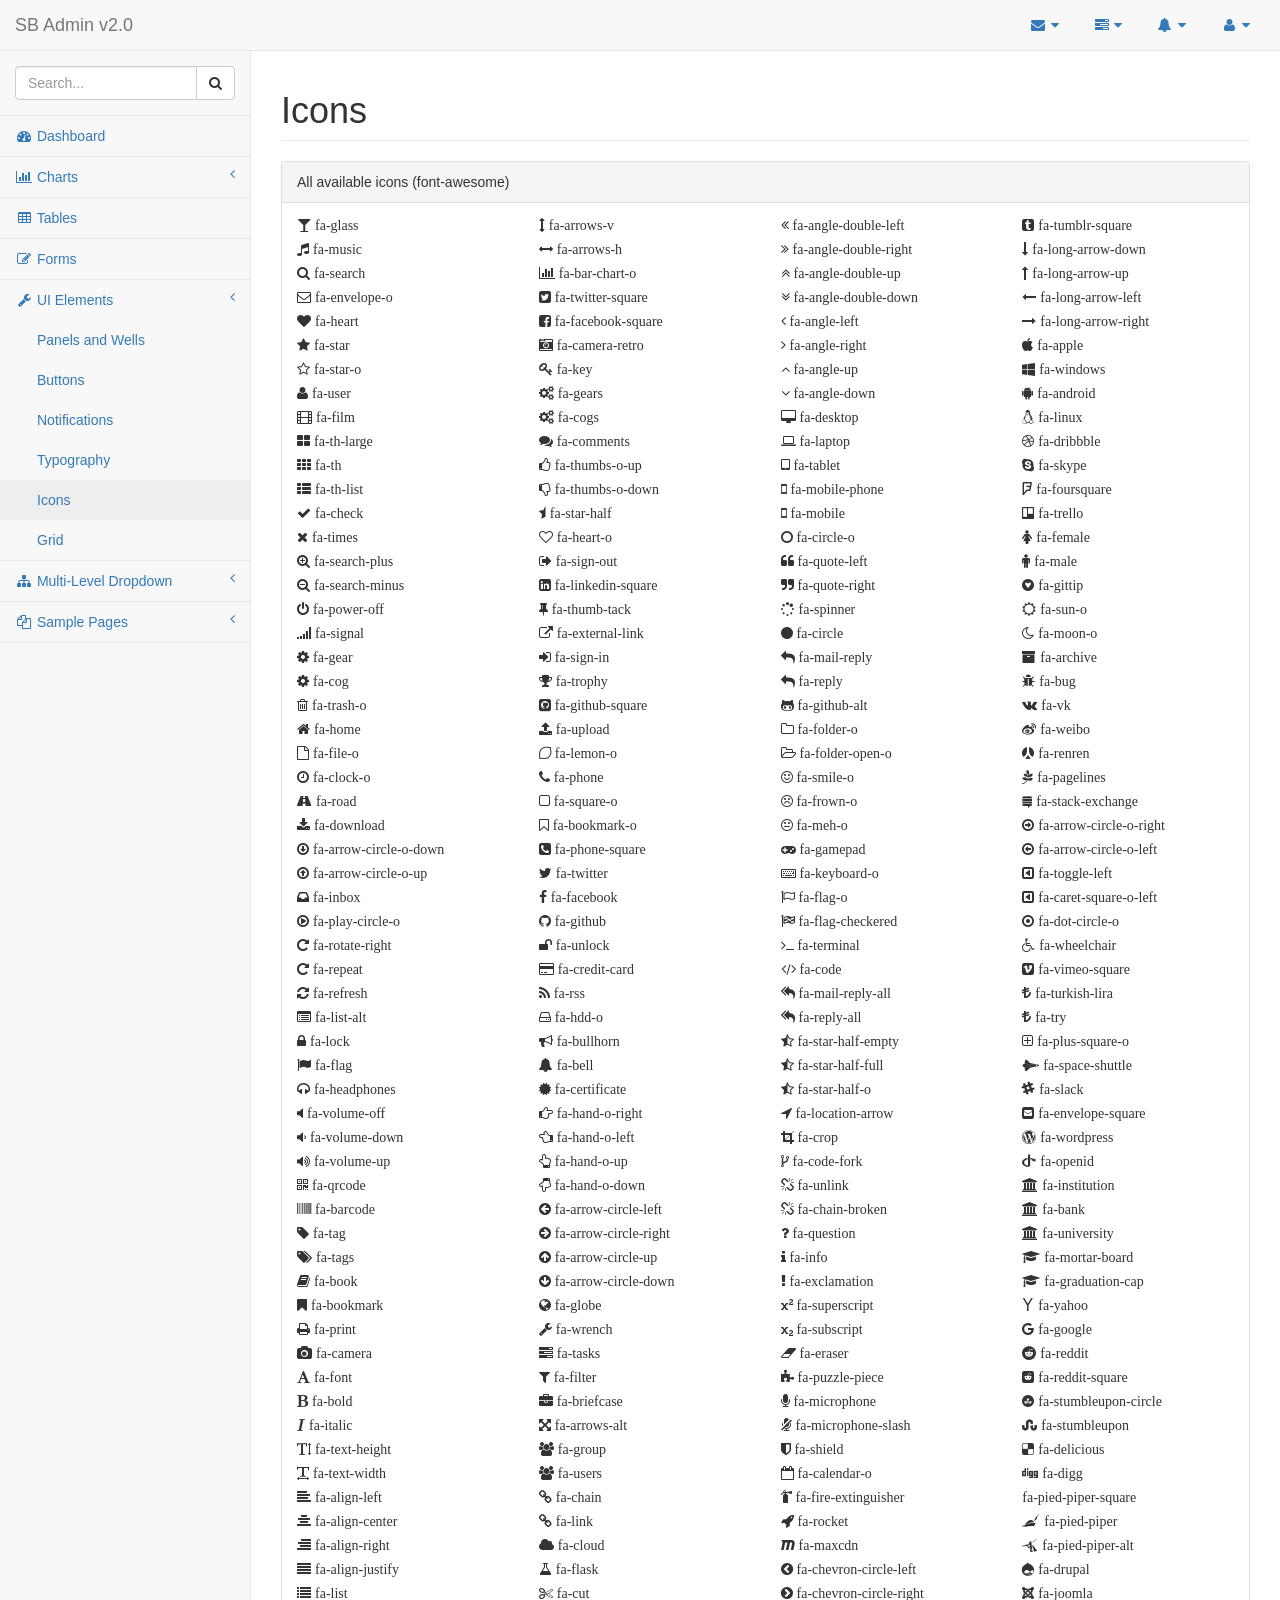
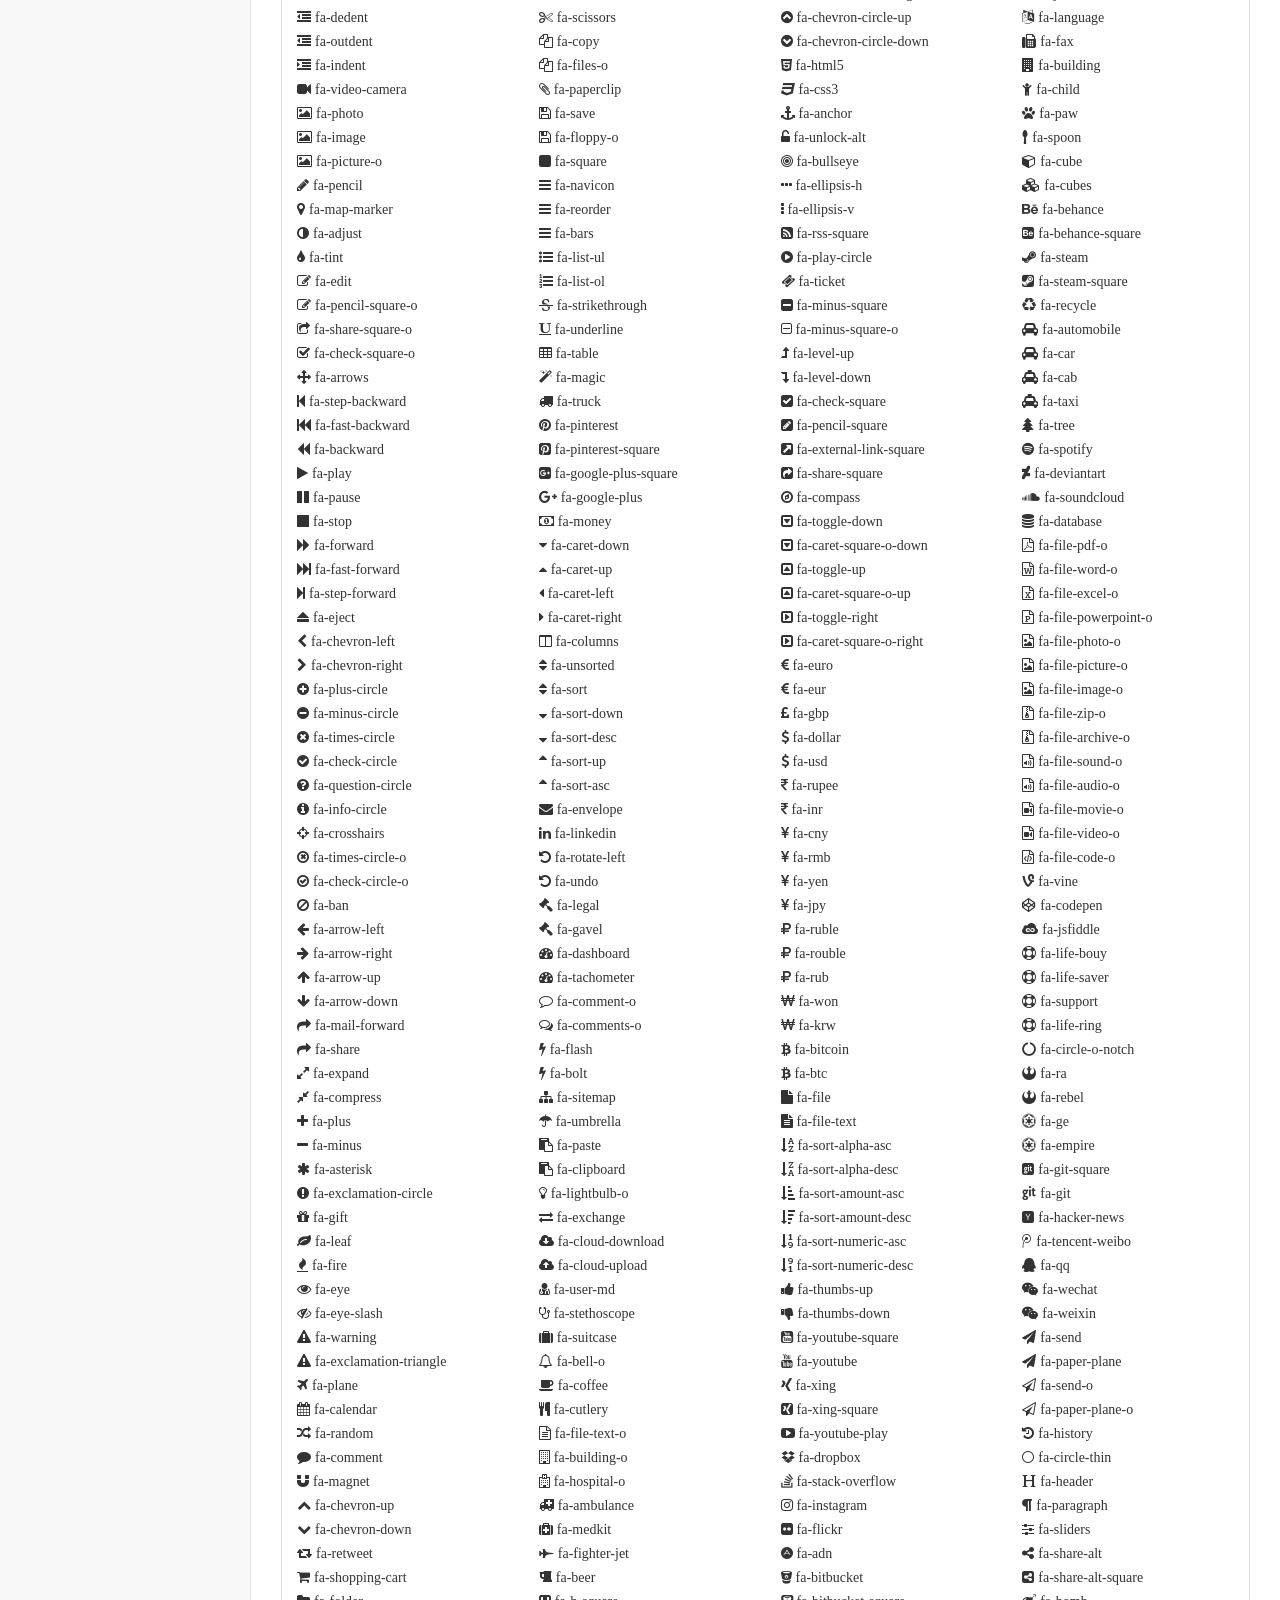
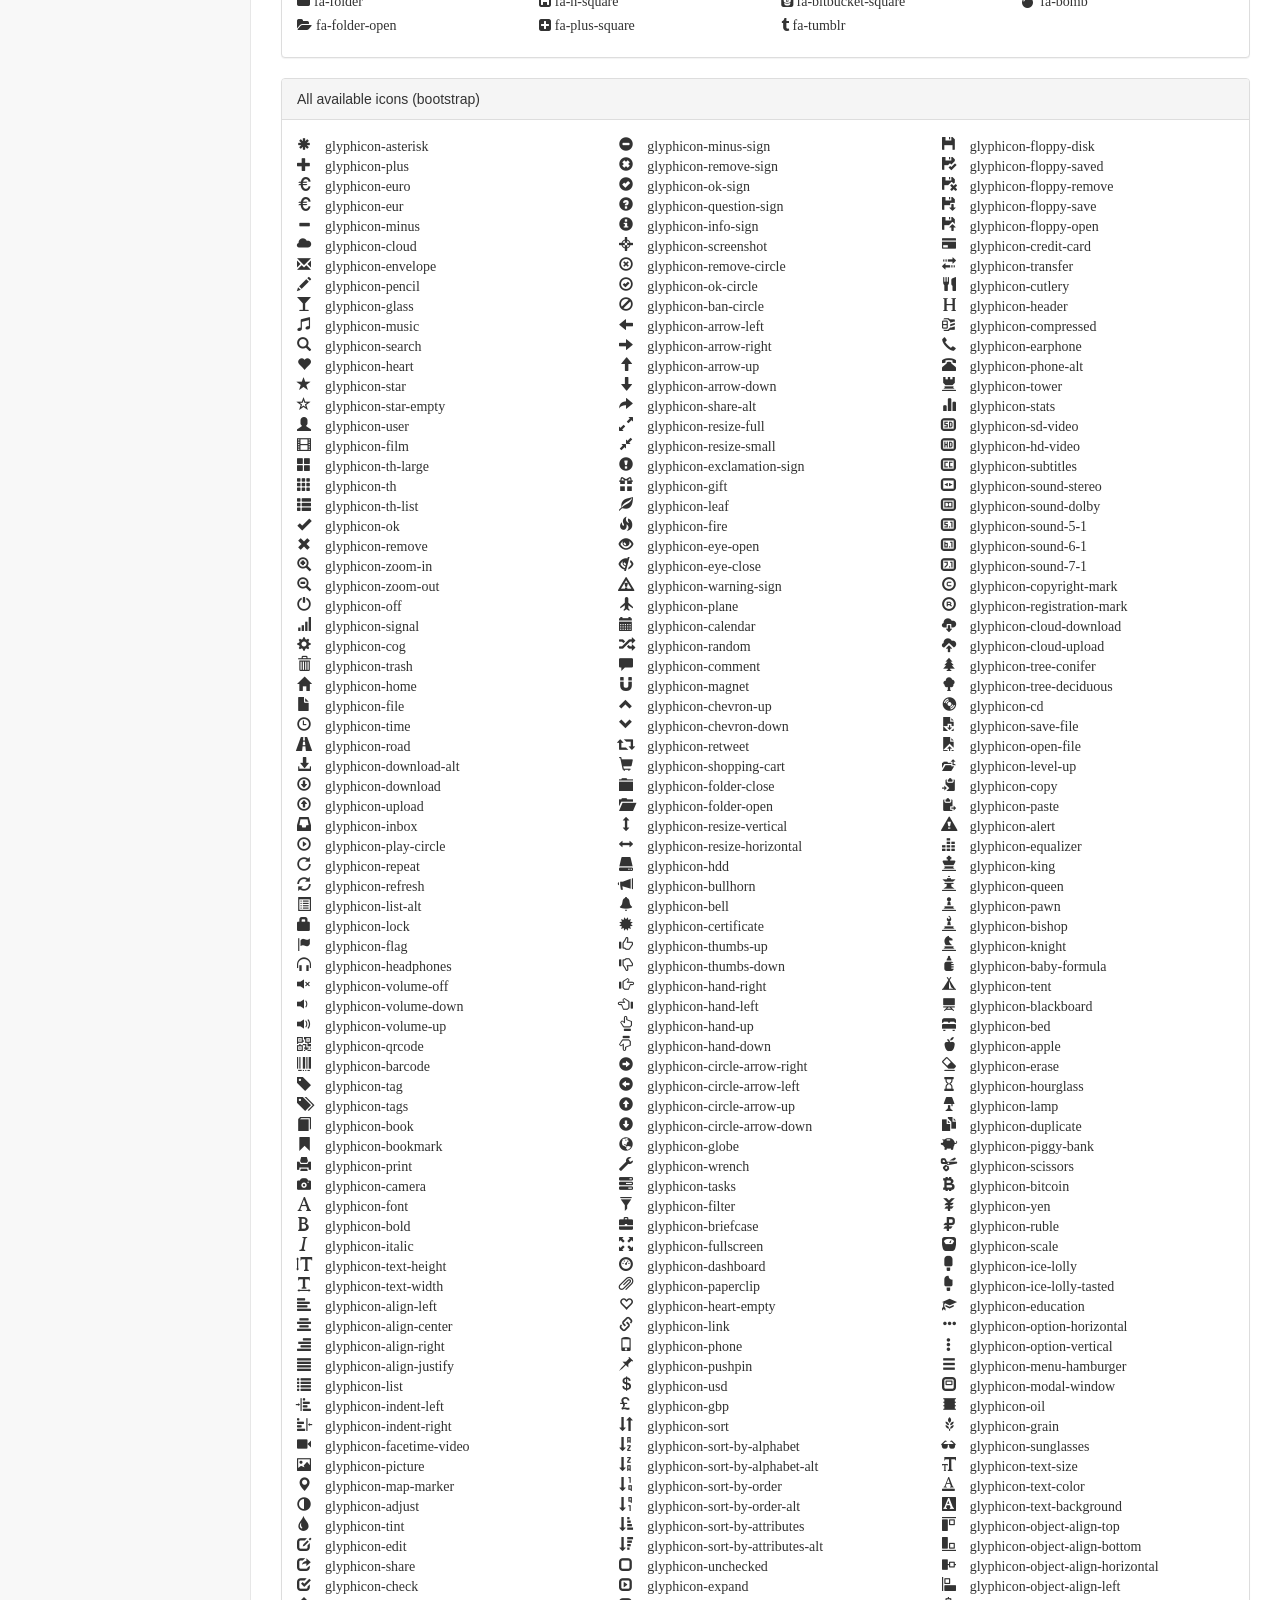
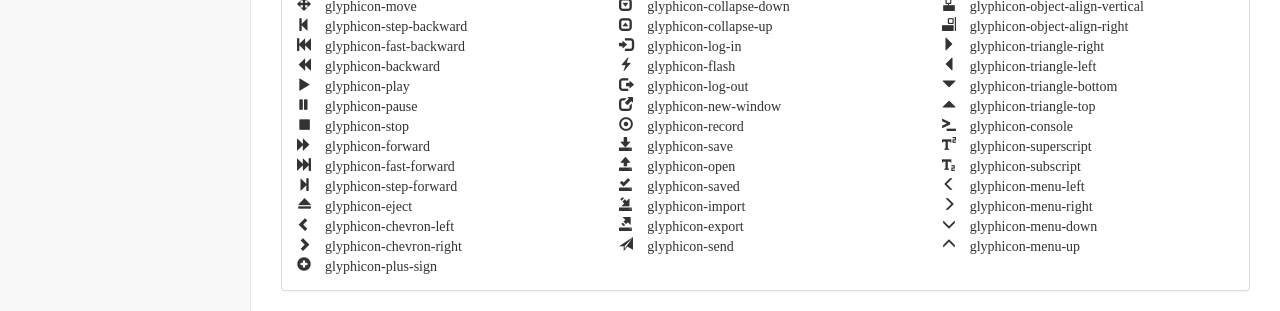
<file: static/pages/icons.html>
<!DOCTYPE html>
<html lang="en">

<head>

    <meta charset="utf-8">
    <meta http-equiv="X-UA-Compatible" content="IE=edge">
    <meta name="viewport" content="width=device-width, initial-scale=1">
    <meta name="description" content="">
    <meta name="author" content="">

    <title>SB Admin 2 - Bootstrap Admin Theme</title>

    <!-- Bootstrap Core CSS -->
    <link href="../vendor/bootstrap/css/bootstrap.min.css" rel="stylesheet">

    <!-- MetisMenu CSS -->
    <link href="../vendor/metisMenu/metisMenu.min.css" rel="stylesheet">

    <!-- Custom CSS -->
    <link href="../dist/css/sb-admin-2.css" rel="stylesheet">

    <!-- Custom Fonts -->
    <link href="../vendor/font-awesome/css/font-awesome.min.css" rel="stylesheet" type="text/css">

    <!-- HTML5 Shim and Respond.js IE8 support of HTML5 elements and media queries -->
    <!-- WARNING: Respond.js doesn't work if you view the page via file:// -->
    <!--[if lt IE 9]>
        <script src="https://oss.maxcdn.com/libs/html5shiv/3.7.0/html5shiv.js"></script>
        <script src="https://oss.maxcdn.com/libs/respond.js/1.4.2/respond.min.js"></script>
    <![endif]-->

</head>

<body>

    <div id="wrapper">

        <!-- Navigation -->
        <nav class="navbar navbar-default navbar-static-top" role="navigation" style="margin-bottom: 0">
            <div class="navbar-header">
                <button type="button" class="navbar-toggle" data-toggle="collapse" data-target=".navbar-collapse">
                    <span class="sr-only">Toggle navigation</span>
                    <span class="icon-bar"></span>
                    <span class="icon-bar"></span>
                    <span class="icon-bar"></span>
                </button>
                <a class="navbar-brand" href="index.html">SB Admin v2.0</a>
            </div>
            <!-- /.navbar-header -->

            <ul class="nav navbar-top-links navbar-right">
                <li class="dropdown">
                    <a class="dropdown-toggle" data-toggle="dropdown" href="#">
                        <i class="fa fa-envelope fa-fw"></i> <i class="fa fa-caret-down"></i>
                    </a>
                    <ul class="dropdown-menu dropdown-messages">
                        <li>
                            <a href="#">
                                <div>
                                    <strong>John Smith</strong>
                                    <span class="pull-right text-muted">
                                            <em>Yesterday</em>
                                        </span>
                                </div>
                                <div>Lorem ipsum dolor sit amet, consectetur adipiscing elit. Pellentesque eleifend...</div>
                            </a>
                        </li>
                        <li class="divider"></li>
                        <li>
                            <a href="#">
                                <div>
                                    <strong>John Smith</strong>
                                    <span class="pull-right text-muted">
                                            <em>Yesterday</em>
                                        </span>
                                </div>
                                <div>Lorem ipsum dolor sit amet, consectetur adipiscing elit. Pellentesque eleifend...</div>
                            </a>
                        </li>
                        <li class="divider"></li>
                        <li>
                            <a href="#">
                                <div>
                                    <strong>John Smith</strong>
                                    <span class="pull-right text-muted">
                                            <em>Yesterday</em>
                                        </span>
                                </div>
                                <div>Lorem ipsum dolor sit amet, consectetur adipiscing elit. Pellentesque eleifend...</div>
                            </a>
                        </li>
                        <li class="divider"></li>
                        <li>
                            <a class="text-center" href="#">
                                <strong>Read All Messages</strong>
                                <i class="fa fa-angle-right"></i>
                            </a>
                        </li>
                    </ul>
                    <!-- /.dropdown-messages -->
                </li>
                <!-- /.dropdown -->
                <li class="dropdown">
                    <a class="dropdown-toggle" data-toggle="dropdown" href="#">
                        <i class="fa fa-tasks fa-fw"></i> <i class="fa fa-caret-down"></i>
                    </a>
                    <ul class="dropdown-menu dropdown-tasks">
                        <li>
                            <a href="#">
                                <div>
                                    <p>
                                        <strong>Task 1</strong>
                                        <span class="pull-right text-muted">40% Complete</span>
                                    </p>
                                    <div class="progress progress-striped active">
                                        <div class="progress-bar progress-bar-success" role="progressbar" aria-valuenow="40" aria-valuemin="0" aria-valuemax="100" style="width: 40%">
                                            <span class="sr-only">40% Complete (success)</span>
                                        </div>
                                    </div>
                                </div>
                            </a>
                        </li>
                        <li class="divider"></li>
                        <li>
                            <a href="#">
                                <div>
                                    <p>
                                        <strong>Task 2</strong>
                                        <span class="pull-right text-muted">20% Complete</span>
                                    </p>
                                    <div class="progress progress-striped active">
                                        <div class="progress-bar progress-bar-info" role="progressbar" aria-valuenow="20" aria-valuemin="0" aria-valuemax="100" style="width: 20%">
                                            <span class="sr-only">20% Complete</span>
                                        </div>
                                    </div>
                                </div>
                            </a>
                        </li>
                        <li class="divider"></li>
                        <li>
                            <a href="#">
                                <div>
                                    <p>
                                        <strong>Task 3</strong>
                                        <span class="pull-right text-muted">60% Complete</span>
                                    </p>
                                    <div class="progress progress-striped active">
                                        <div class="progress-bar progress-bar-warning" role="progressbar" aria-valuenow="60" aria-valuemin="0" aria-valuemax="100" style="width: 60%">
                                            <span class="sr-only">60% Complete (warning)</span>
                                        </div>
                                    </div>
                                </div>
                            </a>
                        </li>
                        <li class="divider"></li>
                        <li>
                            <a href="#">
                                <div>
                                    <p>
                                        <strong>Task 4</strong>
                                        <span class="pull-right text-muted">80% Complete</span>
                                    </p>
                                    <div class="progress progress-striped active">
                                        <div class="progress-bar progress-bar-danger" role="progressbar" aria-valuenow="80" aria-valuemin="0" aria-valuemax="100" style="width: 80%">
                                            <span class="sr-only">80% Complete (danger)</span>
                                        </div>
                                    </div>
                                </div>
                            </a>
                        </li>
                        <li class="divider"></li>
                        <li>
                            <a class="text-center" href="#">
                                <strong>See All Tasks</strong>
                                <i class="fa fa-angle-right"></i>
                            </a>
                        </li>
                    </ul>
                    <!-- /.dropdown-tasks -->
                </li>
                <!-- /.dropdown -->
                <li class="dropdown">
                    <a class="dropdown-toggle" data-toggle="dropdown" href="#">
                        <i class="fa fa-bell fa-fw"></i> <i class="fa fa-caret-down"></i>
                    </a>
                    <ul class="dropdown-menu dropdown-alerts">
                        <li>
                            <a href="#">
                                <div>
                                    <i class="fa fa-comment fa-fw"></i> New Comment
                                    <span class="pull-right text-muted small">4 minutes ago</span>
                                </div>
                            </a>
                        </li>
                        <li class="divider"></li>
                        <li>
                            <a href="#">
                                <div>
                                    <i class="fa fa-twitter fa-fw"></i> 3 New Followers
                                    <span class="pull-right text-muted small">12 minutes ago</span>
                                </div>
                            </a>
                        </li>
                        <li class="divider"></li>
                        <li>
                            <a href="#">
                                <div>
                                    <i class="fa fa-envelope fa-fw"></i> Message Sent
                                    <span class="pull-right text-muted small">4 minutes ago</span>
                                </div>
                            </a>
                        </li>
                        <li class="divider"></li>
                        <li>
                            <a href="#">
                                <div>
                                    <i class="fa fa-tasks fa-fw"></i> New Task
                                    <span class="pull-right text-muted small">4 minutes ago</span>
                                </div>
                            </a>
                        </li>
                        <li class="divider"></li>
                        <li>
                            <a href="#">
                                <div>
                                    <i class="fa fa-upload fa-fw"></i> Server Rebooted
                                    <span class="pull-right text-muted small">4 minutes ago</span>
                                </div>
                            </a>
                        </li>
                        <li class="divider"></li>
                        <li>
                            <a class="text-center" href="#">
                                <strong>See All Alerts</strong>
                                <i class="fa fa-angle-right"></i>
                            </a>
                        </li>
                    </ul>
                    <!-- /.dropdown-alerts -->
                </li>
                <!-- /.dropdown -->
                <li class="dropdown">
                    <a class="dropdown-toggle" data-toggle="dropdown" href="#">
                        <i class="fa fa-user fa-fw"></i> <i class="fa fa-caret-down"></i>
                    </a>
                    <ul class="dropdown-menu dropdown-user">
                        <li><a href="#"><i class="fa fa-user fa-fw"></i> User Profile</a>
                        </li>
                        <li><a href="#"><i class="fa fa-gear fa-fw"></i> Settings</a>
                        </li>
                        <li class="divider"></li>
                        <li><a href="login.html"><i class="fa fa-sign-out fa-fw"></i> Logout</a>
                        </li>
                    </ul>
                    <!-- /.dropdown-user -->
                </li>
                <!-- /.dropdown -->
            </ul>
            <!-- /.navbar-top-links -->

            <div class="navbar-default sidebar" role="navigation">
                <div class="sidebar-nav navbar-collapse">
                    <ul class="nav" id="side-menu">
                        <li class="sidebar-search">
                            <div class="input-group custom-search-form">
                                <input type="text" class="form-control" placeholder="Search...">
                                <span class="input-group-btn">
                                    <button class="btn btn-default" type="button">
                                        <i class="fa fa-search"></i>
                                    </button>
                                </span>
                            </div>
                            <!-- /input-group -->
                        </li>
                        <li>
                            <a href="index.html"><i class="fa fa-dashboard fa-fw"></i> Dashboard</a>
                        </li>
                        <li>
                            <a href="#"><i class="fa fa-bar-chart-o fa-fw"></i> Charts<span class="fa arrow"></span></a>
                            <ul class="nav nav-second-level">
                                <li>
                                    <a href="flot.html">Flot Charts</a>
                                </li>
                                <li>
                                    <a href="morris.html">Morris.js Charts</a>
                                </li>
                            </ul>
                            <!-- /.nav-second-level -->
                        </li>
                        <li>
                            <a href="tables.html"><i class="fa fa-table fa-fw"></i> Tables</a>
                        </li>
                        <li>
                            <a href="forms.html"><i class="fa fa-edit fa-fw"></i> Forms</a>
                        </li>
                        <li>
                            <a href="#"><i class="fa fa-wrench fa-fw"></i> UI Elements<span class="fa arrow"></span></a>
                            <ul class="nav nav-second-level">
                                <li>
                                    <a href="panels-wells.html">Panels and Wells</a>
                                </li>
                                <li>
                                    <a href="buttons.html">Buttons</a>
                                </li>
                                <li>
                                    <a href="notifications.html">Notifications</a>
                                </li>
                                <li>
                                    <a href="typography.html">Typography</a>
                                </li>
                                <li>
                                    <a href="icons.html"> Icons</a>
                                </li>
                                <li>
                                    <a href="grid.html">Grid</a>
                                </li>
                            </ul>
                            <!-- /.nav-second-level -->
                        </li>
                        <li>
                            <a href="#"><i class="fa fa-sitemap fa-fw"></i> Multi-Level Dropdown<span class="fa arrow"></span></a>
                            <ul class="nav nav-second-level">
                                <li>
                                    <a href="#">Second Level Item</a>
                                </li>
                                <li>
                                    <a href="#">Second Level Item</a>
                                </li>
                                <li>
                                    <a href="#">Third Level <span class="fa arrow"></span></a>
                                    <ul class="nav nav-third-level">
                                        <li>
                                            <a href="#">Third Level Item</a>
                                        </li>
                                        <li>
                                            <a href="#">Third Level Item</a>
                                        </li>
                                        <li>
                                            <a href="#">Third Level Item</a>
                                        </li>
                                        <li>
                                            <a href="#">Third Level Item</a>
                                        </li>
                                    </ul>
                                    <!-- /.nav-third-level -->
                                </li>
                            </ul>
                            <!-- /.nav-second-level -->
                        </li>
                        <li>
                            <a href="#"><i class="fa fa-files-o fa-fw"></i> Sample Pages<span class="fa arrow"></span></a>
                            <ul class="nav nav-second-level">
                                <li>
                                    <a href="blank.html">Blank Page</a>
                                </li>
                                <li>
                                    <a href="login.html">Login Page</a>
                                </li>
                            </ul>
                            <!-- /.nav-second-level -->
                        </li>
                    </ul>
                </div>
                <!-- /.sidebar-collapse -->
            </div>
            <!-- /.navbar-static-side -->
        </nav>

        <div id="page-wrapper">
            <div class="row">
                <div class="col-lg-12">
                    <h1 class="page-header">Icons</h1>
                </div>
                <!-- /.col-lg-12 -->
            </div>
            <!-- /.row -->
            <div class="row">
                <div class="col-lg-12">
                    <div class="panel panel-default">
                        <div class="panel-heading">
                            All available icons (font-awesome)
                        </div>
                        <div class="panel-body">
                            <div class="row">
                                <div class="fa col-lg-3">
                                    <p class="fa fa-glass"> fa-glass </p>
                                    <br/>
                                    <p class="fa fa-music"> fa-music </p>
                                    <br/>
                                    <p class="fa fa-search"> fa-search </p>
                                    <br/>
                                    <p class="fa fa-envelope-o"> fa-envelope-o </p>
                                    <br/>
                                    <p class="fa fa-heart"> fa-heart </p>
                                    <br/>
                                    <p class="fa fa-star"> fa-star </p>
                                    <br/>
                                    <p class="fa fa-star-o"> fa-star-o </p>
                                    <br/>
                                    <p class="fa fa-user"> fa-user </p>
                                    <br/>
                                    <p class="fa fa-film"> fa-film </p>
                                    <br/>
                                    <p class="fa fa-th-large"> fa-th-large </p>
                                    <br/>
                                    <p class="fa fa-th"> fa-th </p>
                                    <br/>
                                    <p class="fa fa-th-list"> fa-th-list </p>
                                    <br/>
                                    <p class="fa fa-check"> fa-check </p>
                                    <br/>
                                    <p class="fa fa-times"> fa-times </p>
                                    <br/>
                                    <p class="fa fa-search-plus"> fa-search-plus </p>
                                    <br/>
                                    <p class="fa fa-search-minus"> fa-search-minus </p>
                                    <br/>
                                    <p class="fa fa-power-off"> fa-power-off </p>
                                    <br/>
                                    <p class="fa fa-signal"> fa-signal </p>
                                    <br/>
                                    <p class="fa fa-gear"> fa-gear </p>
                                    <br/>
                                    <p class="fa fa-cog"> fa-cog </p>
                                    <br/>
                                    <p class="fa fa-trash-o"> fa-trash-o </p>
                                    <br/>
                                    <p class="fa fa-home"> fa-home </p>
                                    <br/>
                                    <p class="fa fa-file-o"> fa-file-o </p>
                                    <br/>
                                    <p class="fa fa-clock-o"> fa-clock-o </p>
                                    <br/>
                                    <p class="fa fa-road"> fa-road </p>
                                    <br/>
                                    <p class="fa fa-download"> fa-download </p>
                                    <br/>
                                    <p class="fa fa-arrow-circle-o-down"> fa-arrow-circle-o-down </p>
                                    <br/>
                                    <p class="fa fa-arrow-circle-o-up"> fa-arrow-circle-o-up </p>
                                    <br/>
                                    <p class="fa fa-inbox"> fa-inbox </p>
                                    <br/>
                                    <p class="fa fa-play-circle-o"> fa-play-circle-o </p>
                                    <br/>
                                    <p class="fa fa-rotate-right"> fa-rotate-right </p>
                                    <br/>
                                    <p class="fa fa-repeat"> fa-repeat </p>
                                    <br/>
                                    <p class="fa fa-refresh"> fa-refresh </p>
                                    <br/>
                                    <p class="fa fa-list-alt"> fa-list-alt </p>
                                    <br/>
                                    <p class="fa fa-lock"> fa-lock </p>
                                    <br/>
                                    <p class="fa fa-flag"> fa-flag </p>
                                    <br/>
                                    <p class="fa fa-headphones"> fa-headphones </p>
                                    <br/>
                                    <p class="fa fa-volume-off"> fa-volume-off </p>
                                    <br/>
                                    <p class="fa fa-volume-down"> fa-volume-down </p>
                                    <br/>
                                    <p class="fa fa-volume-up"> fa-volume-up </p>
                                    <br/>
                                    <p class="fa fa-qrcode"> fa-qrcode </p>
                                    <br/>
                                    <p class="fa fa-barcode"> fa-barcode </p>
                                    <br/>
                                    <p class="fa fa-tag"> fa-tag </p>
                                    <br/>
                                    <p class="fa fa-tags"> fa-tags </p>
                                    <br/>
                                    <p class="fa fa-book"> fa-book </p>
                                    <br/>
                                    <p class="fa fa-bookmark"> fa-bookmark </p>
                                    <br/>
                                    <p class="fa fa-print"> fa-print </p>
                                    <br/>
                                    <p class="fa fa-camera"> fa-camera </p>
                                    <br/>
                                    <p class="fa fa-font"> fa-font </p>
                                    <br/>
                                    <p class="fa fa-bold"> fa-bold </p>
                                    <br/>
                                    <p class="fa fa-italic"> fa-italic </p>
                                    <br/>
                                    <p class="fa fa-text-height"> fa-text-height </p>
                                    <br/>
                                    <p class="fa fa-text-width"> fa-text-width </p>
                                    <br/>
                                    <p class="fa fa-align-left"> fa-align-left </p>
                                    <br/>
                                    <p class="fa fa-align-center"> fa-align-center </p>
                                    <br/>
                                    <p class="fa fa-align-right"> fa-align-right </p>
                                    <br/>
                                    <p class="fa fa-align-justify"> fa-align-justify </p>
                                    <br/>
                                    <p class="fa fa-list"> fa-list </p>
                                    <br/>
                                    <p class="fa fa-dedent"> fa-dedent </p>
                                    <br/>
                                    <p class="fa fa-outdent"> fa-outdent </p>
                                    <br/>
                                    <p class="fa fa-indent"> fa-indent </p>
                                    <br/>
                                    <p class="fa fa-video-camera"> fa-video-camera </p>
                                    <br/>
                                    <p class="fa fa-photo"> fa-photo </p>
                                    <br/>
                                    <p class="fa fa-image"> fa-image </p>
                                    <br/>
                                    <p class="fa fa-picture-o"> fa-picture-o </p>
                                    <br/>
                                    <p class="fa fa-pencil"> fa-pencil </p>
                                    <br/>
                                    <p class="fa fa-map-marker"> fa-map-marker </p>
                                    <br/>
                                    <p class="fa fa-adjust"> fa-adjust </p>
                                    <br/>
                                    <p class="fa fa-tint"> fa-tint </p>
                                    <br/>
                                    <p class="fa fa-edit"> fa-edit </p>
                                    <br/>
                                    <p class="fa fa-pencil-square-o"> fa-pencil-square-o </p>
                                    <br/>
                                    <p class="fa fa-share-square-o"> fa-share-square-o </p>
                                    <br/>
                                    <p class="fa fa-check-square-o"> fa-check-square-o </p>
                                    <br/>
                                    <p class="fa fa-arrows"> fa-arrows </p>
                                    <br/>
                                    <p class="fa fa-step-backward"> fa-step-backward </p>
                                    <br/>
                                    <p class="fa fa-fast-backward"> fa-fast-backward </p>
                                    <br/>
                                    <p class="fa fa-backward"> fa-backward </p>
                                    <br/>
                                    <p class="fa fa-play"> fa-play </p>
                                    <br/>
                                    <p class="fa fa-pause"> fa-pause </p>
                                    <br/>
                                    <p class="fa fa-stop"> fa-stop </p>
                                    <br/>
                                    <p class="fa fa-forward"> fa-forward </p>
                                    <br/>
                                    <p class="fa fa-fast-forward"> fa-fast-forward </p>
                                    <br/>
                                    <p class="fa fa-step-forward"> fa-step-forward </p>
                                    <br/>
                                    <p class="fa fa-eject"> fa-eject </p>
                                    <br/>
                                    <p class="fa fa-chevron-left"> fa-chevron-left </p>
                                    <br/>
                                    <p class="fa fa-chevron-right"> fa-chevron-right </p>
                                    <br/>
                                    <p class="fa fa-plus-circle"> fa-plus-circle </p>
                                    <br/>
                                    <p class="fa fa-minus-circle"> fa-minus-circle </p>
                                    <br/>
                                    <p class="fa fa-times-circle"> fa-times-circle </p>
                                    <br/>
                                    <p class="fa fa-check-circle"> fa-check-circle </p>
                                    <br/>
                                    <p class="fa fa-question-circle"> fa-question-circle </p>
                                    <br/>
                                    <p class="fa fa-info-circle"> fa-info-circle </p>
                                    <br/>
                                    <p class="fa fa-crosshairs"> fa-crosshairs </p>
                                    <br/>
                                    <p class="fa fa-times-circle-o"> fa-times-circle-o </p>
                                    <br/>
                                    <p class="fa fa-check-circle-o"> fa-check-circle-o </p>
                                    <br/>
                                    <p class="fa fa-ban"> fa-ban </p>
                                    <br/>
                                    <p class="fa fa-arrow-left"> fa-arrow-left </p>
                                    <br/>
                                    <p class="fa fa-arrow-right"> fa-arrow-right </p>
                                    <br/>
                                    <p class="fa fa-arrow-up"> fa-arrow-up </p>
                                    <br/>
                                    <p class="fa fa-arrow-down"> fa-arrow-down </p>
                                    <br/>
                                    <p class="fa fa-mail-forward"> fa-mail-forward </p>
                                    <br/>
                                    <p class="fa fa-share"> fa-share </p>
                                    <br/>
                                    <p class="fa fa-expand"> fa-expand </p>
                                    <br/>
                                    <p class="fa fa-compress"> fa-compress </p>
                                    <br/>
                                    <p class="fa fa-plus"> fa-plus </p>
                                    <br/>
                                    <p class="fa fa-minus"> fa-minus </p>
                                    <br/>
                                    <p class="fa fa-asterisk"> fa-asterisk </p>
                                    <br/>
                                    <p class="fa fa-exclamation-circle"> fa-exclamation-circle </p>
                                    <br/>
                                    <p class="fa fa-gift"> fa-gift </p>
                                    <br/>
                                    <p class="fa fa-leaf"> fa-leaf </p>
                                    <br/>
                                    <p class="fa fa-fire"> fa-fire </p>
                                    <br/>
                                    <p class="fa fa-eye"> fa-eye </p>
                                    <br/>
                                    <p class="fa fa-eye-slash"> fa-eye-slash </p>
                                    <br/>
                                    <p class="fa fa-warning"> fa-warning </p>
                                    <br/>
                                    <p class="fa fa-exclamation-triangle"> fa-exclamation-triangle </p>
                                    <br/>
                                    <p class="fa fa-plane"> fa-plane </p>
                                    <br/>
                                    <p class="fa fa-calendar"> fa-calendar </p>
                                    <br/>
                                    <p class="fa fa-random"> fa-random </p>
                                    <br/>
                                    <p class="fa fa-comment"> fa-comment </p>
                                    <br/>
                                    <p class="fa fa-magnet"> fa-magnet </p>
                                    <br/>
                                    <p class="fa fa-chevron-up"> fa-chevron-up </p>
                                    <br/>
                                    <p class="fa fa-chevron-down"> fa-chevron-down </p>
                                    <br/>
                                    <p class="fa fa-retweet"> fa-retweet </p>
                                    <br/>
                                    <p class="fa fa-shopping-cart"> fa-shopping-cart </p>
                                    <br/>
                                    <p class="fa fa-folder"> fa-folder </p>
                                    <br/>
                                    <p class="fa fa-folder-open"> fa-folder-open </p>
                                    <br/>
                                </div>
                                <!-- /.col-lg-6 (nested) -->
                                <div class="fa col-lg-3">
                                    <p class="fa fa-arrows-v"> fa-arrows-v </p>
                                    <br/>
                                    <p class="fa fa-arrows-h"> fa-arrows-h </p>
                                    <br/>
                                    <p class="fa fa-bar-chart-o"> fa-bar-chart-o </p>
                                    <br/>
                                    <p class="fa fa-twitter-square"> fa-twitter-square </p>
                                    <br/>
                                    <p class="fa fa-facebook-square"> fa-facebook-square </p>
                                    <br/>
                                    <p class="fa fa-camera-retro"> fa-camera-retro </p>
                                    <br/>
                                    <p class="fa fa-key"> fa-key </p>
                                    <br/>
                                    <p class="fa fa-gears"> fa-gears </p>
                                    <br/>
                                    <p class="fa fa-cogs"> fa-cogs </p>
                                    <br/>
                                    <p class="fa fa-comments"> fa-comments </p>
                                    <br/>
                                    <p class="fa fa-thumbs-o-up"> fa-thumbs-o-up </p>
                                    <br/>
                                    <p class="fa fa-thumbs-o-down"> fa-thumbs-o-down </p>
                                    <br/>
                                    <p class="fa fa-star-half"> fa-star-half </p>
                                    <br/>
                                    <p class="fa fa-heart-o"> fa-heart-o </p>
                                    <br/>
                                    <p class="fa fa-sign-out"> fa-sign-out </p>
                                    <br/>
                                    <p class="fa fa-linkedin-square"> fa-linkedin-square </p>
                                    <br/>
                                    <p class="fa fa-thumb-tack"> fa-thumb-tack </p>
                                    <br/>
                                    <p class="fa fa-external-link"> fa-external-link </p>
                                    <br/>
                                    <p class="fa fa-sign-in"> fa-sign-in </p>
                                    <br/>
                                    <p class="fa fa-trophy"> fa-trophy </p>
                                    <br/>
                                    <p class="fa fa-github-square"> fa-github-square </p>
                                    <br/>
                                    <p class="fa fa-upload"> fa-upload </p>
                                    <br/>
                                    <p class="fa fa-lemon-o"> fa-lemon-o </p>
                                    <br/>
                                    <p class="fa fa-phone"> fa-phone </p>
                                    <br/>
                                    <p class="fa fa-square-o"> fa-square-o </p>
                                    <br/>
                                    <p class="fa fa-bookmark-o"> fa-bookmark-o </p>
                                    <br/>
                                    <p class="fa fa-phone-square"> fa-phone-square </p>
                                    <br/>
                                    <p class="fa fa-twitter"> fa-twitter </p>
                                    <br/>
                                    <p class="fa fa-facebook"> fa-facebook </p>
                                    <br/>
                                    <p class="fa fa-github"> fa-github </p>
                                    <br/>
                                    <p class="fa fa-unlock"> fa-unlock </p>
                                    <br/>
                                    <p class="fa fa-credit-card"> fa-credit-card </p>
                                    <br/>
                                    <p class="fa fa-rss"> fa-rss </p>
                                    <br/>
                                    <p class="fa fa-hdd-o"> fa-hdd-o </p>
                                    <br/>
                                    <p class="fa fa-bullhorn"> fa-bullhorn </p>
                                    <br/>
                                    <p class="fa fa-bell"> fa-bell </p>
                                    <br/>
                                    <p class="fa fa-certificate"> fa-certificate </p>
                                    <br/>
                                    <p class="fa fa-hand-o-right"> fa-hand-o-right </p>
                                    <br/>
                                    <p class="fa fa-hand-o-left"> fa-hand-o-left </p>
                                    <br/>
                                    <p class="fa fa-hand-o-up"> fa-hand-o-up </p>
                                    <br/>
                                    <p class="fa fa-hand-o-down"> fa-hand-o-down </p>
                                    <br/>
                                    <p class="fa fa-arrow-circle-left"> fa-arrow-circle-left </p>
                                    <br/>
                                    <p class="fa fa-arrow-circle-right"> fa-arrow-circle-right </p>
                                    <br/>
                                    <p class="fa fa-arrow-circle-up"> fa-arrow-circle-up </p>
                                    <br/>
                                    <p class="fa fa-arrow-circle-down"> fa-arrow-circle-down </p>
                                    <br/>
                                    <p class="fa fa-globe"> fa-globe </p>
                                    <br/>
                                    <p class="fa fa-wrench"> fa-wrench </p>
                                    <br/>
                                    <p class="fa fa-tasks"> fa-tasks </p>
                                    <br/>
                                    <p class="fa fa-filter"> fa-filter </p>
                                    <br/>
                                    <p class="fa fa-briefcase"> fa-briefcase </p>
                                    <br/>
                                    <p class="fa fa-arrows-alt"> fa-arrows-alt </p>
                                    <br/>
                                    <p class="fa fa-group"> fa-group </p>
                                    <br/>
                                    <p class="fa fa-users"> fa-users </p>
                                    <br/>
                                    <p class="fa fa-chain"> fa-chain </p>
                                    <br/>
                                    <p class="fa fa-link"> fa-link </p>
                                    <br/>
                                    <p class="fa fa-cloud"> fa-cloud </p>
                                    <br/>
                                    <p class="fa fa-flask"> fa-flask </p>
                                    <br/>
                                    <p class="fa fa-cut"> fa-cut </p>
                                    <br/>
                                    <p class="fa fa-scissors"> fa-scissors </p>
                                    <br/>
                                    <p class="fa fa-copy"> fa-copy </p>
                                    <br/>
                                    <p class="fa fa-files-o"> fa-files-o </p>
                                    <br/>
                                    <p class="fa fa-paperclip"> fa-paperclip </p>
                                    <br/>
                                    <p class="fa fa-save"> fa-save </p>
                                    <br/>
                                    <p class="fa fa-floppy-o"> fa-floppy-o </p>
                                    <br/>
                                    <p class="fa fa-square"> fa-square </p>
                                    <br/>
                                    <p class="fa fa-navicon"> fa-navicon </p>
                                    <br/>
                                    <p class="fa fa-reorder"> fa-reorder </p>
                                    <br/>
                                    <p class="fa fa-bars"> fa-bars </p>
                                    <br/>
                                    <p class="fa fa-list-ul"> fa-list-ul </p>
                                    <br/>
                                    <p class="fa fa-list-ol"> fa-list-ol </p>
                                    <br/>
                                    <p class="fa fa-strikethrough"> fa-strikethrough </p>
                                    <br/>
                                    <p class="fa fa-underline"> fa-underline </p>
                                    <br/>
                                    <p class="fa fa-table"> fa-table </p>
                                    <br/>
                                    <p class="fa fa-magic"> fa-magic </p>
                                    <br/>
                                    <p class="fa fa-truck"> fa-truck </p>
                                    <br/>
                                    <p class="fa fa-pinterest"> fa-pinterest </p>
                                    <br/>
                                    <p class="fa fa-pinterest-square"> fa-pinterest-square </p>
                                    <br/>
                                    <p class="fa fa-google-plus-square"> fa-google-plus-square </p>
                                    <br/>
                                    <p class="fa fa-google-plus"> fa-google-plus </p>
                                    <br/>
                                    <p class="fa fa-money"> fa-money </p>
                                    <br/>
                                    <p class="fa fa-caret-down"> fa-caret-down </p>
                                    <br/>
                                    <p class="fa fa-caret-up"> fa-caret-up </p>
                                    <br/>
                                    <p class="fa fa-caret-left"> fa-caret-left </p>
                                    <br/>
                                    <p class="fa fa-caret-right"> fa-caret-right </p>
                                    <br/>
                                    <p class="fa fa-columns"> fa-columns </p>
                                    <br/>
                                    <p class="fa fa-unsorted"> fa-unsorted </p>
                                    <br/>
                                    <p class="fa fa-sort"> fa-sort </p>
                                    <br/>
                                    <p class="fa fa-sort-down"> fa-sort-down </p>
                                    <br/>
                                    <p class="fa fa-sort-desc"> fa-sort-desc </p>
                                    <br/>
                                    <p class="fa fa-sort-up"> fa-sort-up </p>
                                    <br/>
                                    <p class="fa fa-sort-asc"> fa-sort-asc </p>
                                    <br/>
                                    <p class="fa fa-envelope"> fa-envelope </p>
                                    <br/>
                                    <p class="fa fa-linkedin"> fa-linkedin </p>
                                    <br/>
                                    <p class="fa fa-rotate-left"> fa-rotate-left </p>
                                    <br/>
                                    <p class="fa fa-undo"> fa-undo </p>
                                    <br/>
                                    <p class="fa fa-legal"> fa-legal </p>
                                    <br/>
                                    <p class="fa fa-gavel"> fa-gavel </p>
                                    <br/>
                                    <p class="fa fa-dashboard"> fa-dashboard </p>
                                    <br/>
                                    <p class="fa fa-tachometer"> fa-tachometer </p>
                                    <br/>
                                    <p class="fa fa-comment-o"> fa-comment-o </p>
                                    <br/>
                                    <p class="fa fa-comments-o"> fa-comments-o </p>
                                    <br/>
                                    <p class="fa fa-flash"> fa-flash </p>
                                    <br/>
                                    <p class="fa fa-bolt"> fa-bolt </p>
                                    <br/>
                                    <p class="fa fa-sitemap"> fa-sitemap </p>
                                    <br/>
                                    <p class="fa fa-umbrella"> fa-umbrella </p>
                                    <br/>
                                    <p class="fa fa-paste"> fa-paste </p>
                                    <br/>
                                    <p class="fa fa-clipboard"> fa-clipboard </p>
                                    <br/>
                                    <p class="fa fa-lightbulb-o"> fa-lightbulb-o </p>
                                    <br/>
                                    <p class="fa fa-exchange"> fa-exchange </p>
                                    <br/>
                                    <p class="fa fa-cloud-download"> fa-cloud-download </p>
                                    <br/>
                                    <p class="fa fa-cloud-upload"> fa-cloud-upload </p>
                                    <br/>
                                    <p class="fa fa-user-md"> fa-user-md </p>
                                    <br/>
                                    <p class="fa fa-stethoscope"> fa-stethoscope </p>
                                    <br/>
                                    <p class="fa fa-suitcase"> fa-suitcase </p>
                                    <br/>
                                    <p class="fa fa-bell-o"> fa-bell-o </p>
                                    <br/>
                                    <p class="fa fa-coffee"> fa-coffee </p>
                                    <br/>
                                    <p class="fa fa-cutlery"> fa-cutlery </p>
                                    <br/>
                                    <p class="fa fa-file-text-o"> fa-file-text-o </p>
                                    <br/>
                                    <p class="fa fa-building-o"> fa-building-o </p>
                                    <br/>
                                    <p class="fa fa-hospital-o"> fa-hospital-o </p>
                                    <br/>
                                    <p class="fa fa-ambulance"> fa-ambulance </p>
                                    <br/>
                                    <p class="fa fa-medkit"> fa-medkit </p>
                                    <br/>
                                    <p class="fa fa-fighter-jet"> fa-fighter-jet </p>
                                    <br/>
                                    <p class="fa fa-beer"> fa-beer </p>
                                    <br/>
                                    <p class="fa fa-h-square"> fa-h-square </p>
                                    <br/>
                                    <p class="fa fa-plus-square"> fa-plus-square </p>
                                    <br/>
                                </div>
                                <div class="fa col-lg-3">
                                    <p class="fa fa-angle-double-left"> fa-angle-double-left </p>
                                    <br/>
                                    <p class="fa fa-angle-double-right"> fa-angle-double-right </p>
                                    <br/>
                                    <p class="fa fa-angle-double-up"> fa-angle-double-up </p>
                                    <br/>
                                    <p class="fa fa-angle-double-down"> fa-angle-double-down </p>
                                    <br/>
                                    <p class="fa fa-angle-left"> fa-angle-left </p>
                                    <br/>
                                    <p class="fa fa-angle-right"> fa-angle-right </p>
                                    <br/>
                                    <p class="fa fa-angle-up"> fa-angle-up </p>
                                    <br/>
                                    <p class="fa fa-angle-down"> fa-angle-down </p>
                                    <br/>
                                    <p class="fa fa-desktop"> fa-desktop </p>
                                    <br/>
                                    <p class="fa fa-laptop"> fa-laptop </p>
                                    <br/>
                                    <p class="fa fa-tablet"> fa-tablet </p>
                                    <br/>
                                    <p class="fa fa-mobile-phone"> fa-mobile-phone </p>
                                    <br/>
                                    <p class="fa fa-mobile"> fa-mobile </p>
                                    <br/>
                                    <p class="fa fa-circle-o"> fa-circle-o </p>
                                    <br/>
                                    <p class="fa fa-quote-left"> fa-quote-left </p>
                                    <br/>
                                    <p class="fa fa-quote-right"> fa-quote-right </p>
                                    <br/>
                                    <p class="fa fa-spinner"> fa-spinner </p>
                                    <br/>
                                    <p class="fa fa-circle"> fa-circle </p>
                                    <br/>
                                    <p class="fa fa-mail-reply"> fa-mail-reply </p>
                                    <br/>
                                    <p class="fa fa-reply"> fa-reply </p>
                                    <br/>
                                    <p class="fa fa-github-alt"> fa-github-alt </p>
                                    <br/>
                                    <p class="fa fa-folder-o"> fa-folder-o </p>
                                    <br/>
                                    <p class="fa fa-folder-open-o"> fa-folder-open-o </p>
                                    <br/>
                                    <p class="fa fa-smile-o"> fa-smile-o </p>
                                    <br/>
                                    <p class="fa fa-frown-o"> fa-frown-o </p>
                                    <br/>
                                    <p class="fa fa-meh-o"> fa-meh-o </p>
                                    <br/>
                                    <p class="fa fa-gamepad"> fa-gamepad </p>
                                    <br/>
                                    <p class="fa fa-keyboard-o"> fa-keyboard-o </p>
                                    <br/>
                                    <p class="fa fa-flag-o"> fa-flag-o </p>
                                    <br/>
                                    <p class="fa fa-flag-checkered"> fa-flag-checkered </p>
                                    <br/>
                                    <p class="fa fa-terminal"> fa-terminal </p>
                                    <br/>
                                    <p class="fa fa-code"> fa-code </p>
                                    <br/>
                                    <p class="fa fa-mail-reply-all"> fa-mail-reply-all </p>
                                    <br/>
                                    <p class="fa fa-reply-all"> fa-reply-all </p>
                                    <br/>
                                    <p class="fa fa-star-half-empty"> fa-star-half-empty </p>
                                    <br/>
                                    <p class="fa fa-star-half-full"> fa-star-half-full </p>
                                    <br/>
                                    <p class="fa fa-star-half-o"> fa-star-half-o </p>
                                    <br/>
                                    <p class="fa fa-location-arrow"> fa-location-arrow </p>
                                    <br/>
                                    <p class="fa fa-crop"> fa-crop </p>
                                    <br/>
                                    <p class="fa fa-code-fork"> fa-code-fork </p>
                                    <br/>
                                    <p class="fa fa-unlink"> fa-unlink </p>
                                    <br/>
                                    <p class="fa fa-chain-broken"> fa-chain-broken </p>
                                    <br/>
                                    <p class="fa fa-question"> fa-question </p>
                                    <br/>
                                    <p class="fa fa-info"> fa-info </p>
                                    <br/>
                                    <p class="fa fa-exclamation"> fa-exclamation </p>
                                    <br/>
                                    <p class="fa fa-superscript"> fa-superscript </p>
                                    <br/>
                                    <p class="fa fa-subscript"> fa-subscript </p>
                                    <br/>
                                    <p class="fa fa-eraser"> fa-eraser </p>
                                    <br/>
                                    <p class="fa fa-puzzle-piece"> fa-puzzle-piece </p>
                                    <br/>
                                    <p class="fa fa-microphone"> fa-microphone </p>
                                    <br/>
                                    <p class="fa fa-microphone-slash"> fa-microphone-slash </p>
                                    <br/>
                                    <p class="fa fa-shield"> fa-shield </p>
                                    <br/>
                                    <p class="fa fa-calendar-o"> fa-calendar-o </p>
                                    <br/>
                                    <p class="fa fa-fire-extinguisher"> fa-fire-extinguisher </p>
                                    <br/>
                                    <p class="fa fa-rocket"> fa-rocket </p>
                                    <br/>
                                    <p class="fa fa-maxcdn"> fa-maxcdn </p>
                                    <br/>
                                    <p class="fa fa-chevron-circle-left"> fa-chevron-circle-left </p>
                                    <br/>
                                    <p class="fa fa-chevron-circle-right"> fa-chevron-circle-right </p>
                                    <br/>
                                    <p class="fa fa-chevron-circle-up"> fa-chevron-circle-up </p>
                                    <br/>
                                    <p class="fa fa-chevron-circle-down"> fa-chevron-circle-down </p>
                                    <br/>
                                    <p class="fa fa-html5"> fa-html5 </p>
                                    <br/>
                                    <p class="fa fa-css3"> fa-css3 </p>
                                    <br/>
                                    <p class="fa fa-anchor"> fa-anchor </p>
                                    <br/>
                                    <p class="fa fa-unlock-alt"> fa-unlock-alt </p>
                                    <br/>
                                    <p class="fa fa-bullseye"> fa-bullseye </p>
                                    <br/>
                                    <p class="fa fa-ellipsis-h"> fa-ellipsis-h </p>
                                    <br/>
                                    <p class="fa fa-ellipsis-v"> fa-ellipsis-v </p>
                                    <br/>
                                    <p class="fa fa-rss-square"> fa-rss-square </p>
                                    <br/>
                                    <p class="fa fa-play-circle"> fa-play-circle </p>
                                    <br/>
                                    <p class="fa fa-ticket"> fa-ticket </p>
                                    <br/>
                                    <p class="fa fa-minus-square"> fa-minus-square </p>
                                    <br/>
                                    <p class="fa fa-minus-square-o"> fa-minus-square-o </p>
                                    <br/>
                                    <p class="fa fa-level-up"> fa-level-up </p>
                                    <br/>
                                    <p class="fa fa-level-down"> fa-level-down </p>
                                    <br/>
                                    <p class="fa fa-check-square"> fa-check-square </p>
                                    <br/>
                                    <p class="fa fa-pencil-square"> fa-pencil-square </p>
                                    <br/>
                                    <p class="fa fa-external-link-square"> fa-external-link-square </p>
                                    <br/>
                                    <p class="fa fa-share-square"> fa-share-square </p>
                                    <br/>
                                    <p class="fa fa-compass"> fa-compass </p>
                                    <br/>
                                    <p class="fa fa-toggle-down"> fa-toggle-down </p>
                                    <br/>
                                    <p class="fa fa-caret-square-o-down"> fa-caret-square-o-down </p>
                                    <br/>
                                    <p class="fa fa-toggle-up"> fa-toggle-up </p>
                                    <br/>
                                    <p class="fa fa-caret-square-o-up"> fa-caret-square-o-up </p>
                                    <br/>
                                    <p class="fa fa-toggle-right"> fa-toggle-right </p>
                                    <br/>
                                    <p class="fa fa-caret-square-o-right"> fa-caret-square-o-right </p>
                                    <br/>
                                    <p class="fa fa-euro"> fa-euro </p>
                                    <br/>
                                    <p class="fa fa-eur"> fa-eur </p>
                                    <br/>
                                    <p class="fa fa-gbp"> fa-gbp </p>
                                    <br/>
                                    <p class="fa fa-dollar"> fa-dollar </p>
                                    <br/>
                                    <p class="fa fa-usd"> fa-usd </p>
                                    <br/>
                                    <p class="fa fa-rupee"> fa-rupee </p>
                                    <br/>
                                    <p class="fa fa-inr"> fa-inr </p>
                                    <br/>
                                    <p class="fa fa-cny"> fa-cny </p>
                                    <br/>
                                    <p class="fa fa-rmb"> fa-rmb </p>
                                    <br/>
                                    <p class="fa fa-yen"> fa-yen </p>
                                    <br/>
                                    <p class="fa fa-jpy"> fa-jpy </p>
                                    <br/>
                                    <p class="fa fa-ruble"> fa-ruble </p>
                                    <br/>
                                    <p class="fa fa-rouble"> fa-rouble </p>
                                    <br/>
                                    <p class="fa fa-rub"> fa-rub </p>
                                    <br/>
                                    <p class="fa fa-won"> fa-won </p>
                                    <br/>
                                    <p class="fa fa-krw"> fa-krw </p>
                                    <br/>
                                    <p class="fa fa-bitcoin"> fa-bitcoin </p>
                                    <br/>
                                    <p class="fa fa-btc"> fa-btc </p>
                                    <br/>
                                    <p class="fa fa-file"> fa-file </p>
                                    <br/>
                                    <p class="fa fa-file-text"> fa-file-text </p>
                                    <br/>
                                    <p class="fa fa-sort-alpha-asc"> fa-sort-alpha-asc </p>
                                    <br/>
                                    <p class="fa fa-sort-alpha-desc"> fa-sort-alpha-desc </p>
                                    <br/>
                                    <p class="fa fa-sort-amount-asc"> fa-sort-amount-asc </p>
                                    <br/>
                                    <p class="fa fa-sort-amount-desc"> fa-sort-amount-desc </p>
                                    <br/>
                                    <p class="fa fa-sort-numeric-asc"> fa-sort-numeric-asc </p>
                                    <br/>
                                    <p class="fa fa-sort-numeric-desc"> fa-sort-numeric-desc </p>
                                    <br/>
                                    <p class="fa fa-thumbs-up"> fa-thumbs-up </p>
                                    <br/>
                                    <p class="fa fa-thumbs-down"> fa-thumbs-down </p>
                                    <br/>
                                    <p class="fa fa-youtube-square"> fa-youtube-square </p>
                                    <br/>
                                    <p class="fa fa-youtube"> fa-youtube </p>
                                    <br/>
                                    <p class="fa fa-xing"> fa-xing </p>
                                    <br/>
                                    <p class="fa fa-xing-square"> fa-xing-square </p>
                                    <br/>
                                    <p class="fa fa-youtube-play"> fa-youtube-play </p>
                                    <br/>
                                    <p class="fa fa-dropbox"> fa-dropbox </p>
                                    <br/>
                                    <p class="fa fa-stack-overflow"> fa-stack-overflow </p>
                                    <br/>
                                    <p class="fa fa-instagram"> fa-instagram </p>
                                    <br/>
                                    <p class="fa fa-flickr"> fa-flickr </p>
                                    <br/>
                                    <p class="fa fa-adn"> fa-adn </p>
                                    <br/>
                                    <p class="fa fa-bitbucket"> fa-bitbucket </p>
                                    <br/>
                                    <p class="fa fa-bitbucket-square"> fa-bitbucket-square </p>
                                    <br/>
                                    <p class="fa fa-tumblr"> fa-tumblr </p>
                                    <br/>
                                </div>
                                <div class="fa col-lg-3">
                                    <p class="fa fa-tumblr-square"> fa-tumblr-square </p>
                                    <br/>
                                    <p class="fa fa-long-arrow-down"> fa-long-arrow-down </p>
                                    <br/>
                                    <p class="fa fa-long-arrow-up"> fa-long-arrow-up </p>
                                    <br/>
                                    <p class="fa fa-long-arrow-left"> fa-long-arrow-left </p>
                                    <br/>
                                    <p class="fa fa-long-arrow-right"> fa-long-arrow-right </p>
                                    <br/>
                                    <p class="fa fa-apple"> fa-apple </p>
                                    <br/>
                                    <p class="fa fa-windows"> fa-windows </p>
                                    <br/>
                                    <p class="fa fa-android"> fa-android </p>
                                    <br/>
                                    <p class="fa fa-linux"> fa-linux </p>
                                    <br/>
                                    <p class="fa fa-dribbble"> fa-dribbble </p>
                                    <br/>
                                    <p class="fa fa-skype"> fa-skype </p>
                                    <br/>
                                    <p class="fa fa-foursquare"> fa-foursquare </p>
                                    <br/>
                                    <p class="fa fa-trello"> fa-trello </p>
                                    <br/>
                                    <p class="fa fa-female"> fa-female </p>
                                    <br/>
                                    <p class="fa fa-male"> fa-male </p>
                                    <br/>
                                    <p class="fa fa-gittip"> fa-gittip </p>
                                    <br/>
                                    <p class="fa fa-sun-o"> fa-sun-o </p>
                                    <br/>
                                    <p class="fa fa-moon-o"> fa-moon-o </p>
                                    <br/>
                                    <p class="fa fa-archive"> fa-archive </p>
                                    <br/>
                                    <p class="fa fa-bug"> fa-bug </p>
                                    <br/>
                                    <p class="fa fa-vk"> fa-vk </p>
                                    <br/>
                                    <p class="fa fa-weibo"> fa-weibo </p>
                                    <br/>
                                    <p class="fa fa-renren"> fa-renren </p>
                                    <br/>
                                    <p class="fa fa-pagelines"> fa-pagelines </p>
                                    <br/>
                                    <p class="fa fa-stack-exchange"> fa-stack-exchange </p>
                                    <br/>
                                    <p class="fa fa-arrow-circle-o-right"> fa-arrow-circle-o-right </p>
                                    <br/>
                                    <p class="fa fa-arrow-circle-o-left"> fa-arrow-circle-o-left </p>
                                    <br/>
                                    <p class="fa fa-toggle-left"> fa-toggle-left </p>
                                    <br/>
                                    <p class="fa fa-caret-square-o-left"> fa-caret-square-o-left </p>
                                    <br/>
                                    <p class="fa fa-dot-circle-o"> fa-dot-circle-o </p>
                                    <br/>
                                    <p class="fa fa-wheelchair"> fa-wheelchair </p>
                                    <br/>
                                    <p class="fa fa-vimeo-square"> fa-vimeo-square </p>
                                    <br/>
                                    <p class="fa fa-turkish-lira"> fa-turkish-lira </p>
                                    <br/>
                                    <p class="fa fa-try"> fa-try </p>
                                    <br/>
                                    <p class="fa fa-plus-square-o"> fa-plus-square-o </p>
                                    <br/>
                                    <p class="fa fa-space-shuttle"> fa-space-shuttle </p>
                                    <br/>
                                    <p class="fa fa-slack"> fa-slack </p>
                                    <br/>
                                    <p class="fa fa-envelope-square"> fa-envelope-square </p>
                                    <br/>
                                    <p class="fa fa-wordpress"> fa-wordpress </p>
                                    <br/>
                                    <p class="fa fa-openid"> fa-openid </p>
                                    <br/>
                                    <p class="fa fa-institution"> fa-institution </p>
                                    <br/>
                                    <p class="fa fa-bank"> fa-bank </p>
                                    <br/>
                                    <p class="fa fa-university"> fa-university </p>
                                    <br/>
                                    <p class="fa fa-mortar-board"> fa-mortar-board </p>
                                    <br/>
                                    <p class="fa fa-graduation-cap"> fa-graduation-cap </p>
                                    <br/>
                                    <p class="fa fa-yahoo"> fa-yahoo </p>
                                    <br/>
                                    <p class="fa fa-google"> fa-google </p>
                                    <br/>
                                    <p class="fa fa-reddit"> fa-reddit </p>
                                    <br/>
                                    <p class="fa fa-reddit-square"> fa-reddit-square </p>
                                    <br/>
                                    <p class="fa fa-stumbleupon-circle"> fa-stumbleupon-circle </p>
                                    <br/>
                                    <p class="fa fa-stumbleupon"> fa-stumbleupon </p>
                                    <br/>
                                    <p class="fa fa-delicious"> fa-delicious </p>
                                    <br/>
                                    <p class="fa fa-digg"> fa-digg </p>
                                    <br/>
                                    <p class="fa fa-pied-piper-square"> fa-pied-piper-square </p>
                                    <br/>
                                    <p class="fa fa-pied-piper"> fa-pied-piper </p>
                                    <br/>
                                    <p class="fa fa-pied-piper-alt"> fa-pied-piper-alt </p>
                                    <br/>
                                    <p class="fa fa-drupal"> fa-drupal </p>
                                    <br/>
                                    <p class="fa fa-joomla"> fa-joomla </p>
                                    <br/>
                                    <p class="fa fa-language"> fa-language </p>
                                    <br/>
                                    <p class="fa fa-fax"> fa-fax </p>
                                    <br/>
                                    <p class="fa fa-building"> fa-building </p>
                                    <br/>
                                    <p class="fa fa-child"> fa-child </p>
                                    <br/>
                                    <p class="fa fa-paw"> fa-paw </p>
                                    <br/>
                                    <p class="fa fa-spoon"> fa-spoon </p>
                                    <br/>
                                    <p class="fa fa-cube"> fa-cube </p>
                                    <br/>
                                    <p class="fa fa-cubes"> fa-cubes </p>
                                    <br/>
                                    <p class="fa fa-behance"> fa-behance </p>
                                    <br/>
                                    <p class="fa fa-behance-square"> fa-behance-square </p>
                                    <br/>
                                    <p class="fa fa-steam"> fa-steam </p>
                                    <br/>
                                    <p class="fa fa-steam-square"> fa-steam-square </p>
                                    <br/>
                                    <p class="fa fa-recycle"> fa-recycle </p>
                                    <br/>
                                    <p class="fa fa-automobile"> fa-automobile </p>
                                    <br/>
                                    <p class="fa fa-car"> fa-car </p>
                                    <br/>
                                    <p class="fa fa-cab"> fa-cab </p>
                                    <br/>
                                    <p class="fa fa-taxi"> fa-taxi </p>
                                    <br/>
                                    <p class="fa fa-tree"> fa-tree </p>
                                    <br/>
                                    <p class="fa fa-spotify"> fa-spotify </p>
                                    <br/>
                                    <p class="fa fa-deviantart"> fa-deviantart </p>
                                    <br/>
                                    <p class="fa fa-soundcloud"> fa-soundcloud </p>
                                    <br/>
                                    <p class="fa fa-database"> fa-database </p>
                                    <br/>
                                    <p class="fa fa-file-pdf-o"> fa-file-pdf-o </p>
                                    <br/>
                                    <p class="fa fa-file-word-o"> fa-file-word-o </p>
                                    <br/>
                                    <p class="fa fa-file-excel-o"> fa-file-excel-o </p>
                                    <br/>
                                    <p class="fa fa-file-powerpoint-o"> fa-file-powerpoint-o </p>
                                    <br/>
                                    <p class="fa fa-file-photo-o"> fa-file-photo-o </p>
                                    <br/>
                                    <p class="fa fa-file-picture-o"> fa-file-picture-o </p>
                                    <br/>
                                    <p class="fa fa-file-image-o"> fa-file-image-o </p>
                                    <br/>
                                    <p class="fa fa-file-zip-o"> fa-file-zip-o </p>
                                    <br/>
                                    <p class="fa fa-file-archive-o"> fa-file-archive-o </p>
                                    <br/>
                                    <p class="fa fa-file-sound-o"> fa-file-sound-o </p>
                                    <br/>
                                    <p class="fa fa-file-audio-o"> fa-file-audio-o </p>
                                    <br/>
                                    <p class="fa fa-file-movie-o"> fa-file-movie-o </p>
                                    <br/>
                                    <p class="fa fa-file-video-o"> fa-file-video-o </p>
                                    <br/>
                                    <p class="fa fa-file-code-o"> fa-file-code-o </p>
                                    <br/>
                                    <p class="fa fa-vine"> fa-vine </p>
                                    <br/>
                                    <p class="fa fa-codepen"> fa-codepen </p>
                                    <br/>
                                    <p class="fa fa-jsfiddle"> fa-jsfiddle </p>
                                    <br/>
                                    <p class="fa fa-life-bouy"> fa-life-bouy </p>
                                    <br/>
                                    <p class="fa fa-life-saver"> fa-life-saver </p>
                                    <br/>
                                    <p class="fa fa-support"> fa-support </p>
                                    <br/>
                                    <p class="fa fa-life-ring"> fa-life-ring </p>
                                    <br/>
                                    <p class="fa fa-circle-o-notch"> fa-circle-o-notch </p>
                                    <br/>
                                    <p class="fa fa-ra"> fa-ra </p>
                                    <br/>
                                    <p class="fa fa-rebel"> fa-rebel </p>
                                    <br/>
                                    <p class="fa fa-ge"> fa-ge </p>
                                    <br/>
                                    <p class="fa fa-empire"> fa-empire </p>
                                    <br/>
                                    <p class="fa fa-git-square"> fa-git-square </p>
                                    <br/>
                                    <p class="fa fa-git"> fa-git </p>
                                    <br/>
                                    <p class="fa fa-hacker-news"> fa-hacker-news </p>
                                    <br/>
                                    <p class="fa fa-tencent-weibo"> fa-tencent-weibo </p>
                                    <br/>
                                    <p class="fa fa-qq"> fa-qq </p>
                                    <br/>
                                    <p class="fa fa-wechat"> fa-wechat </p>
                                    <br/>
                                    <p class="fa fa-weixin"> fa-weixin </p>
                                    <br/>
                                    <p class="fa fa-send"> fa-send </p>
                                    <br/>
                                    <p class="fa fa-paper-plane"> fa-paper-plane </p>
                                    <br/>
                                    <p class="fa fa-send-o"> fa-send-o </p>
                                    <br/>
                                    <p class="fa fa-paper-plane-o"> fa-paper-plane-o </p>
                                    <br/>
                                    <p class="fa fa-history"> fa-history </p>
                                    <br/>
                                    <p class="fa fa-circle-thin"> fa-circle-thin </p>
                                    <br/>
                                    <p class="fa fa-header"> fa-header </p>
                                    <br/>
                                    <p class="fa fa-paragraph"> fa-paragraph </p>
                                    <br/>
                                    <p class="fa fa-sliders"> fa-sliders </p>
                                    <br/>
                                    <p class="fa fa-share-alt"> fa-share-alt </p>
                                    <br/>
                                    <p class="fa fa-share-alt-square"> fa-share-alt-square </p>
                                    <br/>
                                    <p class="fa fa-bomb"> fa-bomb </p>
                                    <br/>
                                </div>
                                <!-- /.col-lg-6 (nested) -->
                            </div>
                            <!-- /.row (nested) -->
                        </div>
                        <!-- /.panel-body -->
                    </div>
                    <!-- /.panel -->
                </div>
                <!-- /.col-lg-12 -->
            </div>
            <!-- /.row -->
            <div class="row">
                <div class="col-lg-12">
                    <div class="panel panel-default">
                        <div class="panel-heading">
                            All available icons (bootstrap)
                        </div>
                        <div class="panel-body">
                            <div class="row">
                                <div class="bs-glyphicons col-lg-4">
                                    <span class="glyphicon glyphicon-asterisk"> glyphicon-asterisk </span>
                                    <br/>
                                    <span class="glyphicon glyphicon-plus"> glyphicon-plus </span>
                                    <br/>
                                    <span class="glyphicon glyphicon-euro"> glyphicon-euro </span>
                                    <br/>
                                    <span class="glyphicon glyphicon-eur"> glyphicon-eur </span>
                                    <br/>
                                    <span class="glyphicon glyphicon-minus"> glyphicon-minus </span>
                                    <br/>
                                    <span class="glyphicon glyphicon-cloud"> glyphicon-cloud </span>
                                    <br/>
                                    <span class="glyphicon glyphicon-envelope"> glyphicon-envelope </span>
                                    <br/>
                                    <span class="glyphicon glyphicon-pencil"> glyphicon-pencil </span>
                                    <br/>
                                    <span class="glyphicon glyphicon-glass"> glyphicon-glass </span>
                                    <br/>
                                    <span class="glyphicon glyphicon-music"> glyphicon-music </span>
                                    <br/>
                                    <span class="glyphicon glyphicon-search"> glyphicon-search </span>
                                    <br/>
                                    <span class="glyphicon glyphicon-heart"> glyphicon-heart </span>
                                    <br/>
                                    <span class="glyphicon glyphicon-star"> glyphicon-star </span>
                                    <br/>
                                    <span class="glyphicon glyphicon-star-empty"> glyphicon-star-empty </span>
                                    <br/>
                                    <span class="glyphicon glyphicon-user"> glyphicon-user </span>
                                    <br/>
                                    <span class="glyphicon glyphicon-film"> glyphicon-film </span>
                                    <br/>
                                    <span class="glyphicon glyphicon-th-large"> glyphicon-th-large </span>
                                    <br/>
                                    <span class="glyphicon glyphicon-th"> glyphicon-th </span>
                                    <br/>
                                    <span class="glyphicon glyphicon-th-list"> glyphicon-th-list </span>
                                    <br/>
                                    <span class="glyphicon glyphicon-ok"> glyphicon-ok </span>
                                    <br/>
                                    <span class="glyphicon glyphicon-remove"> glyphicon-remove </span>
                                    <br/>
                                    <span class="glyphicon glyphicon-zoom-in"> glyphicon-zoom-in </span>
                                    <br/>
                                    <span class="glyphicon glyphicon-zoom-out"> glyphicon-zoom-out </span>
                                    <br/>
                                    <span class="glyphicon glyphicon-off"> glyphicon-off </span>
                                    <br/>
                                    <span class="glyphicon glyphicon-signal"> glyphicon-signal </span>
                                    <br/>
                                    <span class="glyphicon glyphicon-cog"> glyphicon-cog </span>
                                    <br/>
                                    <span class="glyphicon glyphicon-trash"> glyphicon-trash </span>
                                    <br/>
                                    <span class="glyphicon glyphicon-home"> glyphicon-home </span>
                                    <br/>
                                    <span class="glyphicon glyphicon-file"> glyphicon-file </span>
                                    <br/>
                                    <span class="glyphicon glyphicon-time"> glyphicon-time </span>
                                    <br/>
                                    <span class="glyphicon glyphicon-road"> glyphicon-road </span>
                                    <br/>
                                    <span class="glyphicon glyphicon-download-alt"> glyphicon-download-alt </span>
                                    <br/>
                                    <span class="glyphicon glyphicon-download"> glyphicon-download </span>
                                    <br/>
                                    <span class="glyphicon glyphicon-upload"> glyphicon-upload </span>
                                    <br/>
                                    <span class="glyphicon glyphicon-inbox"> glyphicon-inbox </span>
                                    <br/>
                                    <span class="glyphicon glyphicon-play-circle"> glyphicon-play-circle </span>
                                    <br/>
                                    <span class="glyphicon glyphicon-repeat"> glyphicon-repeat </span>
                                    <br/>
                                    <span class="glyphicon glyphicon-refresh"> glyphicon-refresh </span>
                                    <br/>
                                    <span class="glyphicon glyphicon-list-alt"> glyphicon-list-alt </span>
                                    <br/>
                                    <span class="glyphicon glyphicon-lock"> glyphicon-lock </span>
                                    <br/>
                                    <span class="glyphicon glyphicon-flag"> glyphicon-flag </span>
                                    <br/>
                                    <span class="glyphicon glyphicon-headphones"> glyphicon-headphones </span>
                                    <br/>
                                    <span class="glyphicon glyphicon-volume-off"> glyphicon-volume-off </span>
                                    <br/>
                                    <span class="glyphicon glyphicon-volume-down"> glyphicon-volume-down </span>
                                    <br/>
                                    <span class="glyphicon glyphicon-volume-up"> glyphicon-volume-up </span>
                                    <br/>
                                    <span class="glyphicon glyphicon-qrcode"> glyphicon-qrcode </span>
                                    <br/>
                                    <span class="glyphicon glyphicon-barcode"> glyphicon-barcode </span>
                                    <br/>
                                    <span class="glyphicon glyphicon-tag"> glyphicon-tag </span>
                                    <br/>
                                    <span class="glyphicon glyphicon-tags"> glyphicon-tags </span>
                                    <br/>
                                    <span class="glyphicon glyphicon-book"> glyphicon-book </span>
                                    <br/>
                                    <span class="glyphicon glyphicon-bookmark"> glyphicon-bookmark </span>
                                    <br/>
                                    <span class="glyphicon glyphicon-print"> glyphicon-print </span>
                                    <br/>
                                    <span class="glyphicon glyphicon-camera"> glyphicon-camera </span>
                                    <br/>
                                    <span class="glyphicon glyphicon-font"> glyphicon-font </span>
                                    <br/>
                                    <span class="glyphicon glyphicon-bold"> glyphicon-bold </span>
                                    <br/>
                                    <span class="glyphicon glyphicon-italic"> glyphicon-italic </span>
                                    <br/>
                                    <span class="glyphicon glyphicon-text-height"> glyphicon-text-height </span>
                                    <br/>
                                    <span class="glyphicon glyphicon-text-width"> glyphicon-text-width </span>
                                    <br/>
                                    <span class="glyphicon glyphicon-align-left"> glyphicon-align-left </span>
                                    <br/>
                                    <span class="glyphicon glyphicon-align-center"> glyphicon-align-center </span>
                                    <br/>
                                    <span class="glyphicon glyphicon-align-right"> glyphicon-align-right </span>
                                    <br/>
                                    <span class="glyphicon glyphicon-align-justify"> glyphicon-align-justify </span>
                                    <br/>
                                    <span class="glyphicon glyphicon-list"> glyphicon-list </span>
                                    <br/>
                                    <span class="glyphicon glyphicon-indent-left"> glyphicon-indent-left </span>
                                    <br/>
                                    <span class="glyphicon glyphicon-indent-right"> glyphicon-indent-right </span>
                                    <br/>
                                    <span class="glyphicon glyphicon-facetime-video"> glyphicon-facetime-video </span>
                                    <br/>
                                    <span class="glyphicon glyphicon-picture"> glyphicon-picture </span>
                                    <br/>
                                    <span class="glyphicon glyphicon-map-marker"> glyphicon-map-marker </span>
                                    <br/>
                                    <span class="glyphicon glyphicon-adjust"> glyphicon-adjust </span>
                                    <br/>
                                    <span class="glyphicon glyphicon-tint"> glyphicon-tint </span>
                                    <br/>
                                    <span class="glyphicon glyphicon-edit"> glyphicon-edit </span>
                                    <br/>
                                    <span class="glyphicon glyphicon-share"> glyphicon-share </span>
                                    <br/>
                                    <span class="glyphicon glyphicon-check"> glyphicon-check </span>
                                    <br/>
                                    <span class="glyphicon glyphicon-move"> glyphicon-move </span>
                                    <br/>
                                    <span class="glyphicon glyphicon-step-backward"> glyphicon-step-backward </span>
                                    <br/>
                                    <span class="glyphicon glyphicon-fast-backward"> glyphicon-fast-backward </span>
                                    <br/>
                                    <span class="glyphicon glyphicon-backward"> glyphicon-backward </span>
                                    <br/>
                                    <span class="glyphicon glyphicon-play"> glyphicon-play </span>
                                    <br/>
                                    <span class="glyphicon glyphicon-pause"> glyphicon-pause </span>
                                    <br/>
                                    <span class="glyphicon glyphicon-stop"> glyphicon-stop </span>
                                    <br/>
                                    <span class="glyphicon glyphicon-forward"> glyphicon-forward </span>
                                    <br/>
                                    <span class="glyphicon glyphicon-fast-forward"> glyphicon-fast-forward </span>
                                    <br/>
                                    <span class="glyphicon glyphicon-step-forward"> glyphicon-step-forward </span>
                                    <br/>
                                    <span class="glyphicon glyphicon-eject"> glyphicon-eject </span>
                                    <br/>
                                    <span class="glyphicon glyphicon-chevron-left"> glyphicon-chevron-left </span>
                                    <br/>
                                    <span class="glyphicon glyphicon-chevron-right"> glyphicon-chevron-right </span>
                                    <br/>
                                    <span class="glyphicon glyphicon-plus-sign"> glyphicon-plus-sign </span>
                                    <br/>
                                </div>
                                <div class="bs-glyphicons col-lg-4">
                                    <span class="glyphicon glyphicon-minus-sign"> glyphicon-minus-sign </span>
                                    <br/>
                                    <span class="glyphicon glyphicon-remove-sign"> glyphicon-remove-sign </span>
                                    <br/>
                                    <span class="glyphicon glyphicon-ok-sign"> glyphicon-ok-sign </span>
                                    <br/>
                                    <span class="glyphicon glyphicon-question-sign"> glyphicon-question-sign </span>
                                    <br/>
                                    <span class="glyphicon glyphicon-info-sign"> glyphicon-info-sign </span>
                                    <br/>
                                    <span class="glyphicon glyphicon-screenshot"> glyphicon-screenshot </span>
                                    <br/>
                                    <span class="glyphicon glyphicon-remove-circle"> glyphicon-remove-circle </span>
                                    <br/>
                                    <span class="glyphicon glyphicon-ok-circle"> glyphicon-ok-circle </span>
                                    <br/>
                                    <span class="glyphicon glyphicon-ban-circle"> glyphicon-ban-circle </span>
                                    <br/>
                                    <span class="glyphicon glyphicon-arrow-left"> glyphicon-arrow-left </span>
                                    <br/>
                                    <span class="glyphicon glyphicon-arrow-right"> glyphicon-arrow-right </span>
                                    <br/>
                                    <span class="glyphicon glyphicon-arrow-up"> glyphicon-arrow-up </span>
                                    <br/>
                                    <span class="glyphicon glyphicon-arrow-down"> glyphicon-arrow-down </span>
                                    <br/>
                                    <span class="glyphicon glyphicon-share-alt"> glyphicon-share-alt </span>
                                    <br/>
                                    <span class="glyphicon glyphicon-resize-full"> glyphicon-resize-full </span>
                                    <br/>
                                    <span class="glyphicon glyphicon-resize-small"> glyphicon-resize-small </span>
                                    <br/>
                                    <span class="glyphicon glyphicon-exclamation-sign"> glyphicon-exclamation-sign </span>
                                    <br/>
                                    <span class="glyphicon glyphicon-gift"> glyphicon-gift </span>
                                    <br/>
                                    <span class="glyphicon glyphicon-leaf"> glyphicon-leaf </span>
                                    <br/>
                                    <span class="glyphicon glyphicon-fire"> glyphicon-fire </span>
                                    <br/>
                                    <span class="glyphicon glyphicon-eye-open"> glyphicon-eye-open </span>
                                    <br/>
                                    <span class="glyphicon glyphicon-eye-close"> glyphicon-eye-close </span>
                                    <br/>
                                    <span class="glyphicon glyphicon-warning-sign"> glyphicon-warning-sign </span>
                                    <br/>
                                    <span class="glyphicon glyphicon-plane"> glyphicon-plane </span>
                                    <br/>
                                    <span class="glyphicon glyphicon-calendar"> glyphicon-calendar </span>
                                    <br/>
                                    <span class="glyphicon glyphicon-random"> glyphicon-random </span>
                                    <br/>
                                    <span class="glyphicon glyphicon-comment"> glyphicon-comment </span>
                                    <br/>
                                    <span class="glyphicon glyphicon-magnet"> glyphicon-magnet </span>
                                    <br/>
                                    <span class="glyphicon glyphicon-chevron-up"> glyphicon-chevron-up </span>
                                    <br/>
                                    <span class="glyphicon glyphicon-chevron-down"> glyphicon-chevron-down </span>
                                    <br/>
                                    <span class="glyphicon glyphicon-retweet"> glyphicon-retweet </span>
                                    <br/>
                                    <span class="glyphicon glyphicon-shopping-cart"> glyphicon-shopping-cart </span>
                                    <br/>
                                    <span class="glyphicon glyphicon-folder-close"> glyphicon-folder-close </span>
                                    <br/>
                                    <span class="glyphicon glyphicon-folder-open"> glyphicon-folder-open </span>
                                    <br/>
                                    <span class="glyphicon glyphicon-resize-vertical"> glyphicon-resize-vertical </span>
                                    <br/>
                                    <span class="glyphicon glyphicon-resize-horizontal"> glyphicon-resize-horizontal </span>
                                    <br/>
                                    <span class="glyphicon glyphicon-hdd"> glyphicon-hdd </span>
                                    <br/>
                                    <span class="glyphicon glyphicon-bullhorn"> glyphicon-bullhorn </span>
                                    <br/>
                                    <span class="glyphicon glyphicon-bell"> glyphicon-bell </span>
                                    <br/>
                                    <span class="glyphicon glyphicon-certificate"> glyphicon-certificate </span>
                                    <br/>
                                    <span class="glyphicon glyphicon-thumbs-up"> glyphicon-thumbs-up </span>
                                    <br/>
                                    <span class="glyphicon glyphicon-thumbs-down"> glyphicon-thumbs-down </span>
                                    <br/>
                                    <span class="glyphicon glyphicon-hand-right"> glyphicon-hand-right </span>
                                    <br/>
                                    <span class="glyphicon glyphicon-hand-left"> glyphicon-hand-left </span>
                                    <br/>
                                    <span class="glyphicon glyphicon-hand-up"> glyphicon-hand-up </span>
                                    <br/>
                                    <span class="glyphicon glyphicon-hand-down"> glyphicon-hand-down </span>
                                    <br/>
                                    <span class="glyphicon glyphicon-circle-arrow-right"> glyphicon-circle-arrow-right </span>
                                    <br/>
                                    <span class="glyphicon glyphicon-circle-arrow-left"> glyphicon-circle-arrow-left </span>
                                    <br/>
                                    <span class="glyphicon glyphicon-circle-arrow-up"> glyphicon-circle-arrow-up </span>
                                    <br/>
                                    <span class="glyphicon glyphicon-circle-arrow-down"> glyphicon-circle-arrow-down </span>
                                    <br/>
                                    <span class="glyphicon glyphicon-globe"> glyphicon-globe </span>
                                    <br/>
                                    <span class="glyphicon glyphicon-wrench"> glyphicon-wrench </span>
                                    <br/>
                                    <span class="glyphicon glyphicon-tasks"> glyphicon-tasks </span>
                                    <br/>
                                    <span class="glyphicon glyphicon-filter"> glyphicon-filter </span>
                                    <br/>
                                    <span class="glyphicon glyphicon-briefcase"> glyphicon-briefcase </span>
                                    <br/>
                                    <span class="glyphicon glyphicon-fullscreen"> glyphicon-fullscreen </span>
                                    <br/>
                                    <span class="glyphicon glyphicon-dashboard"> glyphicon-dashboard </span>
                                    <br/>
                                    <span class="glyphicon glyphicon-paperclip"> glyphicon-paperclip </span>
                                    <br/>
                                    <span class="glyphicon glyphicon-heart-empty"> glyphicon-heart-empty </span>
                                    <br/>
                                    <span class="glyphicon glyphicon-link"> glyphicon-link </span>
                                    <br/>
                                    <span class="glyphicon glyphicon-phone"> glyphicon-phone </span>
                                    <br/>
                                    <span class="glyphicon glyphicon-pushpin"> glyphicon-pushpin </span>
                                    <br/>
                                    <span class="glyphicon glyphicon-usd"> glyphicon-usd </span>
                                    <br/>
                                    <span class="glyphicon glyphicon-gbp"> glyphicon-gbp </span>
                                    <br/>
                                    <span class="glyphicon glyphicon-sort"> glyphicon-sort </span>
                                    <br/>
                                    <span class="glyphicon glyphicon-sort-by-alphabet"> glyphicon-sort-by-alphabet </span>
                                    <br/>
                                    <span class="glyphicon glyphicon-sort-by-alphabet-alt"> glyphicon-sort-by-alphabet-alt </span>
                                    <br/>
                                    <span class="glyphicon glyphicon-sort-by-order"> glyphicon-sort-by-order </span>
                                    <br/>
                                    <span class="glyphicon glyphicon-sort-by-order-alt"> glyphicon-sort-by-order-alt </span>
                                    <br/>
                                    <span class="glyphicon glyphicon-sort-by-attributes"> glyphicon-sort-by-attributes </span>
                                    <br/>
                                    <span class="glyphicon glyphicon-sort-by-attributes-alt"> glyphicon-sort-by-attributes-alt </span>
                                    <br/>
                                    <span class="glyphicon glyphicon-unchecked"> glyphicon-unchecked </span>
                                    <br/>
                                    <span class="glyphicon glyphicon-expand"> glyphicon-expand </span>
                                    <br/>
                                    <span class="glyphicon glyphicon-collapse-down"> glyphicon-collapse-down </span>
                                    <br/>
                                    <span class="glyphicon glyphicon-collapse-up"> glyphicon-collapse-up </span>
                                    <br/>
                                    <span class="glyphicon glyphicon-log-in"> glyphicon-log-in </span>
                                    <br/>
                                    <span class="glyphicon glyphicon-flash"> glyphicon-flash </span>
                                    <br/>
                                    <span class="glyphicon glyphicon-log-out"> glyphicon-log-out </span>
                                    <br/>
                                    <span class="glyphicon glyphicon-new-window"> glyphicon-new-window </span>
                                    <br/>
                                    <span class="glyphicon glyphicon-record"> glyphicon-record </span>
                                    <br/>
                                    <span class="glyphicon glyphicon-save"> glyphicon-save </span>
                                    <br/>
                                    <span class="glyphicon glyphicon-open"> glyphicon-open </span>
                                    <br/>
                                    <span class="glyphicon glyphicon-saved"> glyphicon-saved </span>
                                    <br/>
                                    <span class="glyphicon glyphicon-import"> glyphicon-import </span>
                                    <br/>
                                    <span class="glyphicon glyphicon-export"> glyphicon-export </span>
                                    <br/>
                                    <span class="glyphicon glyphicon-send"> glyphicon-send </span>
                                    <br/>
                                </div>
                                <div class="bs-glyphicons col-lg-4">
                                    <span class="glyphicon glyphicon-floppy-disk"> glyphicon-floppy-disk </span>
                                    <br/>
                                    <span class="glyphicon glyphicon-floppy-saved"> glyphicon-floppy-saved </span>
                                    <br/>
                                    <span class="glyphicon glyphicon-floppy-remove"> glyphicon-floppy-remove </span>
                                    <br/>
                                    <span class="glyphicon glyphicon-floppy-save"> glyphicon-floppy-save </span>
                                    <br/>
                                    <span class="glyphicon glyphicon-floppy-open"> glyphicon-floppy-open </span>
                                    <br/>
                                    <span class="glyphicon glyphicon-credit-card"> glyphicon-credit-card </span>
                                    <br/>
                                    <span class="glyphicon glyphicon-transfer"> glyphicon-transfer </span>
                                    <br/>
                                    <span class="glyphicon glyphicon-cutlery"> glyphicon-cutlery </span>
                                    <br/>
                                    <span class="glyphicon glyphicon-header"> glyphicon-header </span>
                                    <br/>
                                    <span class="glyphicon glyphicon-compressed"> glyphicon-compressed </span>
                                    <br/>
                                    <span class="glyphicon glyphicon-earphone"> glyphicon-earphone </span>
                                    <br/>
                                    <span class="glyphicon glyphicon-phone-alt"> glyphicon-phone-alt </span>
                                    <br/>
                                    <span class="glyphicon glyphicon-tower"> glyphicon-tower </span>
                                    <br/>
                                    <span class="glyphicon glyphicon-stats"> glyphicon-stats </span>
                                    <br/>
                                    <span class="glyphicon glyphicon-sd-video"> glyphicon-sd-video </span>
                                    <br/>
                                    <span class="glyphicon glyphicon-hd-video"> glyphicon-hd-video </span>
                                    <br/>
                                    <span class="glyphicon glyphicon-subtitles"> glyphicon-subtitles </span>
                                    <br/>
                                    <span class="glyphicon glyphicon-sound-stereo"> glyphicon-sound-stereo </span>
                                    <br/>
                                    <span class="glyphicon glyphicon-sound-dolby"> glyphicon-sound-dolby </span>
                                    <br/>
                                    <span class="glyphicon glyphicon-sound-5-1"> glyphicon-sound-5-1 </span>
                                    <br/>
                                    <span class="glyphicon glyphicon-sound-6-1"> glyphicon-sound-6-1 </span>
                                    <br/>
                                    <span class="glyphicon glyphicon-sound-7-1"> glyphicon-sound-7-1 </span>
                                    <br/>
                                    <span class="glyphicon glyphicon-copyright-mark"> glyphicon-copyright-mark </span>
                                    <br/>
                                    <span class="glyphicon glyphicon-registration-mark"> glyphicon-registration-mark </span>
                                    <br/>
                                    <span class="glyphicon glyphicon-cloud-download"> glyphicon-cloud-download </span>
                                    <br/>
                                    <span class="glyphicon glyphicon-cloud-upload"> glyphicon-cloud-upload </span>
                                    <br/>
                                    <span class="glyphicon glyphicon-tree-conifer"> glyphicon-tree-conifer </span>
                                    <br/>
                                    <span class="glyphicon glyphicon-tree-deciduous"> glyphicon-tree-deciduous </span>
                                    <br/>
                                    <span class="glyphicon glyphicon-cd"> glyphicon-cd </span>
                                    <br/>
                                    <span class="glyphicon glyphicon-save-file"> glyphicon-save-file </span>
                                    <br/>
                                    <span class="glyphicon glyphicon-open-file"> glyphicon-open-file </span>
                                    <br/>
                                    <span class="glyphicon glyphicon-level-up"> glyphicon-level-up </span>
                                    <br/>
                                    <span class="glyphicon glyphicon-copy"> glyphicon-copy </span>
                                    <br/>
                                    <span class="glyphicon glyphicon-paste"> glyphicon-paste </span>
                                    <br/>
                                    <span class="glyphicon glyphicon-alert"> glyphicon-alert </span>
                                    <br/>
                                    <span class="glyphicon glyphicon-equalizer"> glyphicon-equalizer </span>
                                    <br/>
                                    <span class="glyphicon glyphicon-king"> glyphicon-king </span>
                                    <br/>
                                    <span class="glyphicon glyphicon-queen"> glyphicon-queen </span>
                                    <br/>
                                    <span class="glyphicon glyphicon-pawn"> glyphicon-pawn </span>
                                    <br/>
                                    <span class="glyphicon glyphicon-bishop"> glyphicon-bishop </span>
                                    <br/>
                                    <span class="glyphicon glyphicon-knight"> glyphicon-knight </span>
                                    <br/>
                                    <span class="glyphicon glyphicon-baby-formula"> glyphicon-baby-formula </span>
                                    <br/>
                                    <span class="glyphicon glyphicon-tent"> glyphicon-tent </span>
                                    <br/>
                                    <span class="glyphicon glyphicon-blackboard"> glyphicon-blackboard </span>
                                    <br/>
                                    <span class="glyphicon glyphicon-bed"> glyphicon-bed </span>
                                    <br/>
                                    <span class="glyphicon glyphicon-apple"> glyphicon-apple </span>
                                    <br/>
                                    <span class="glyphicon glyphicon-erase"> glyphicon-erase </span>
                                    <br/>
                                    <span class="glyphicon glyphicon-hourglass"> glyphicon-hourglass </span>
                                    <br/>
                                    <span class="glyphicon glyphicon-lamp"> glyphicon-lamp </span>
                                    <br/>
                                    <span class="glyphicon glyphicon-duplicate"> glyphicon-duplicate </span>
                                    <br/>
                                    <span class="glyphicon glyphicon-piggy-bank"> glyphicon-piggy-bank </span>
                                    <br/>
                                    <span class="glyphicon glyphicon-scissors"> glyphicon-scissors </span>
                                    <br/>
                                    <span class="glyphicon glyphicon-bitcoin"> glyphicon-bitcoin </span>
                                    <br/>
                                    <span class="glyphicon glyphicon-yen"> glyphicon-yen </span>
                                    <br/>
                                    <span class="glyphicon glyphicon-ruble"> glyphicon-ruble </span>
                                    <br/>
                                    <span class="glyphicon glyphicon-scale"> glyphicon-scale </span>
                                    <br/>
                                    <span class="glyphicon glyphicon-ice-lolly"> glyphicon-ice-lolly </span>
                                    <br/>
                                    <span class="glyphicon glyphicon-ice-lolly-tasted"> glyphicon-ice-lolly-tasted </span>
                                    <br/>
                                    <span class="glyphicon glyphicon-education"> glyphicon-education </span>
                                    <br/>
                                    <span class="glyphicon glyphicon-option-horizontal"> glyphicon-option-horizontal </span>
                                    <br/>
                                    <span class="glyphicon glyphicon-option-vertical"> glyphicon-option-vertical </span>
                                    <br/>
                                    <span class="glyphicon glyphicon-menu-hamburger"> glyphicon-menu-hamburger </span>
                                    <br/>
                                    <span class="glyphicon glyphicon-modal-window"> glyphicon-modal-window </span>
                                    <br/>
                                    <span class="glyphicon glyphicon-oil"> glyphicon-oil </span>
                                    <br/>
                                    <span class="glyphicon glyphicon-grain"> glyphicon-grain </span>
                                    <br/>
                                    <span class="glyphicon glyphicon-sunglasses"> glyphicon-sunglasses </span>
                                    <br/>
                                    <span class="glyphicon glyphicon-text-size"> glyphicon-text-size </span>
                                    <br/>
                                    <span class="glyphicon glyphicon-text-color"> glyphicon-text-color </span>
                                    <br/>
                                    <span class="glyphicon glyphicon-text-background"> glyphicon-text-background </span>
                                    <br/>
                                    <span class="glyphicon glyphicon-object-align-top"> glyphicon-object-align-top </span>
                                    <br/>
                                    <span class="glyphicon glyphicon-object-align-bottom"> glyphicon-object-align-bottom </span>
                                    <br/>
                                    <span class="glyphicon glyphicon-object-align-horizontal"> glyphicon-object-align-horizontal </span>
                                    <br/>
                                    <span class="glyphicon glyphicon-object-align-left"> glyphicon-object-align-left </span>
                                    <br/>
                                    <span class="glyphicon glyphicon-object-align-vertical"> glyphicon-object-align-vertical </span>
                                    <br/>
                                    <span class="glyphicon glyphicon-object-align-right"> glyphicon-object-align-right </span>
                                    <br/>
                                    <span class="glyphicon glyphicon-triangle-right"> glyphicon-triangle-right </span>
                                    <br/>
                                    <span class="glyphicon glyphicon-triangle-left"> glyphicon-triangle-left </span>
                                    <br/>
                                    <span class="glyphicon glyphicon-triangle-bottom"> glyphicon-triangle-bottom </span>
                                    <br/>
                                    <span class="glyphicon glyphicon-triangle-top"> glyphicon-triangle-top </span>
                                    <br/>
                                    <span class="glyphicon glyphicon-console"> glyphicon-console </span>
                                    <br/>
                                    <span class="glyphicon glyphicon-superscript"> glyphicon-superscript </span>
                                    <br/>
                                    <span class="glyphicon glyphicon-subscript"> glyphicon-subscript </span>
                                    <br/>
                                    <span class="glyphicon glyphicon-menu-left"> glyphicon-menu-left </span>
                                    <br/>
                                    <span class="glyphicon glyphicon-menu-right"> glyphicon-menu-right </span>
                                    <br/>
                                    <span class="glyphicon glyphicon-menu-down"> glyphicon-menu-down </span>
                                    <br/>
                                    <span class="glyphicon glyphicon-menu-up"> glyphicon-menu-up </span>
                                    <br/>
                                </div>

                                <!-- /.col-lg-6 (nested) -->
                            </div>
                            <!-- /.row (nested) -->
                        </div>
                        <!-- /.panel-body -->
                    </div>
                    <!-- /.panel -->
                </div>
                <!-- /.col-lg-12 -->
            </div>
            <!-- /.row -->
        </div>
        <!-- /#page-wrapper -->

    </div>
    <!-- /#wrapper -->

    <!-- jQuery -->
    <script src="../vendor/jquery/jquery.min.js"></script>

    <!-- Bootstrap Core JavaScript -->
    <script src="../vendor/bootstrap/js/bootstrap.min.js"></script>

    <!-- Metis Menu Plugin JavaScript -->
    <script src="../vendor/metisMenu/metisMenu.min.js"></script>

    <!-- Custom Theme JavaScript -->
    <script src="../dist/js/sb-admin-2.js"></script>

</body>

</html>
</file>
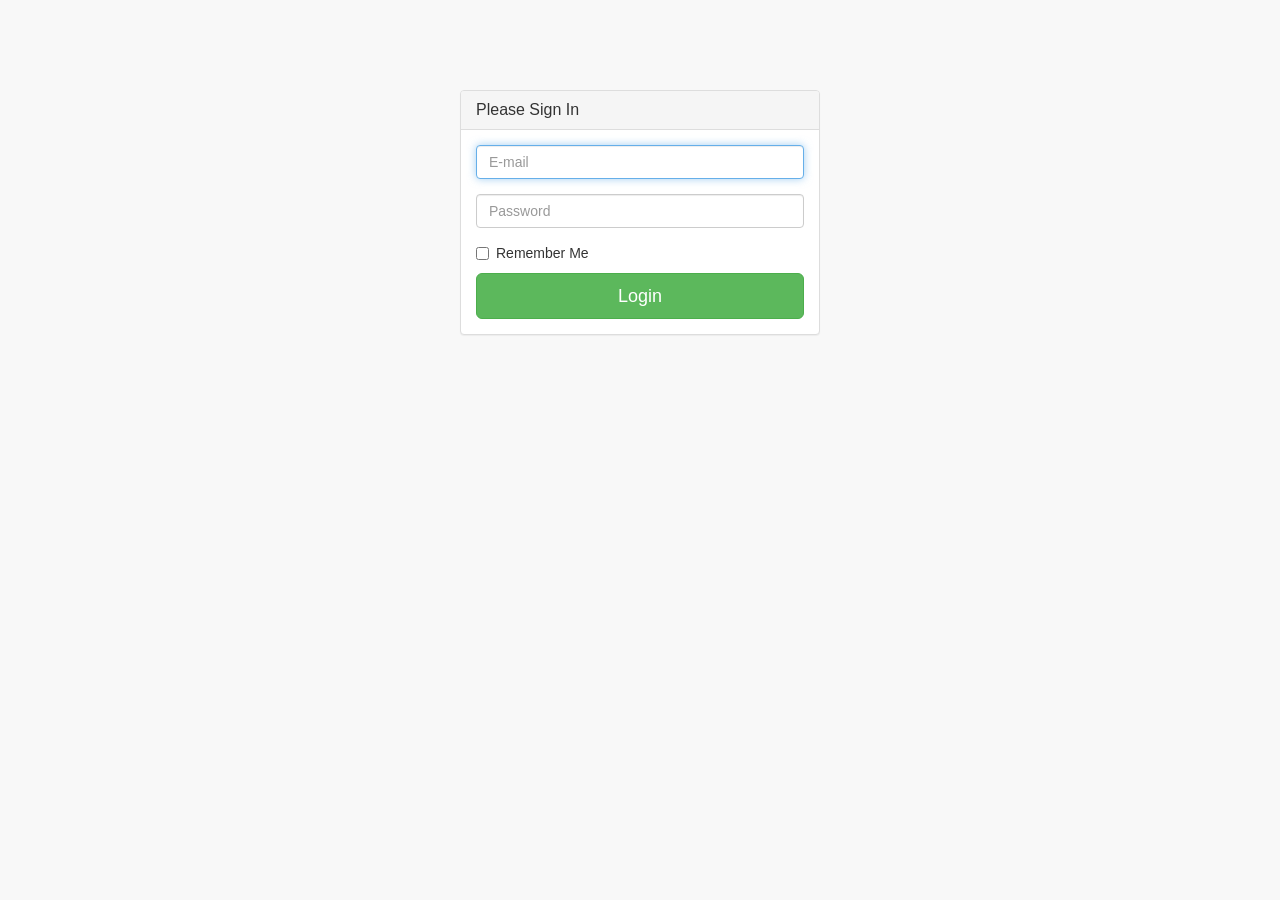
<file: static/pages/login.html>
<!DOCTYPE html>
<html lang="en">

<head>

    <meta charset="utf-8">
    <meta http-equiv="X-UA-Compatible" content="IE=edge">
    <meta name="viewport" content="width=device-width, initial-scale=1">
    <meta name="description" content="">
    <meta name="author" content="">

    <title>SB Admin 2 - Bootstrap Admin Theme</title>

    <!-- Bootstrap Core CSS -->
    <link href="../vendor/bootstrap/css/bootstrap.min.css" rel="stylesheet">

    <!-- MetisMenu CSS -->
    <link href="../vendor/metisMenu/metisMenu.min.css" rel="stylesheet">

    <!-- Custom CSS -->
    <link href="../dist/css/sb-admin-2.css" rel="stylesheet">

    <!-- Custom Fonts -->
    <link href="../vendor/font-awesome/css/font-awesome.min.css" rel="stylesheet" type="text/css">

    <!-- HTML5 Shim and Respond.js IE8 support of HTML5 elements and media queries -->
    <!-- WARNING: Respond.js doesn't work if you view the page via file:// -->
    <!--[if lt IE 9]>
        <script src="https://oss.maxcdn.com/libs/html5shiv/3.7.0/html5shiv.js"></script>
        <script src="https://oss.maxcdn.com/libs/respond.js/1.4.2/respond.min.js"></script>
    <![endif]-->

</head>

<body>

    <div class="container">
        <div class="row">
            <div class="col-md-4 col-md-offset-4">
                <div class="login-panel panel panel-default">
                    <div class="panel-heading">
                        <h3 class="panel-title">Please Sign In</h3>
                    </div>
                    <div class="panel-body">
                        <form role="form">
                            <fieldset>
                                <div class="form-group">
                                    <input class="form-control" placeholder="E-mail" name="email" type="email" autofocus>
                                </div>
                                <div class="form-group">
                                    <input class="form-control" placeholder="Password" name="password" type="password" value="">
                                </div>
                                <div class="checkbox">
                                    <label>
                                        <input name="remember" type="checkbox" value="Remember Me">Remember Me
                                    </label>
                                </div>
                                <!-- Change this to a button or input when using this as a form -->
                                <a href="index.html" class="btn btn-lg btn-success btn-block">Login</a>
                            </fieldset>
                        </form>
                    </div>
                </div>
            </div>
        </div>
    </div>

    <!-- jQuery -->
    <script src="../vendor/jquery/jquery.min.js"></script>

    <!-- Bootstrap Core JavaScript -->
    <script src="../vendor/bootstrap/js/bootstrap.min.js"></script>

    <!-- Metis Menu Plugin JavaScript -->
    <script src="../vendor/metisMenu/metisMenu.min.js"></script>

    <!-- Custom Theme JavaScript -->
    <script src="../dist/js/sb-admin-2.js"></script>

</body>

</html>
</file>
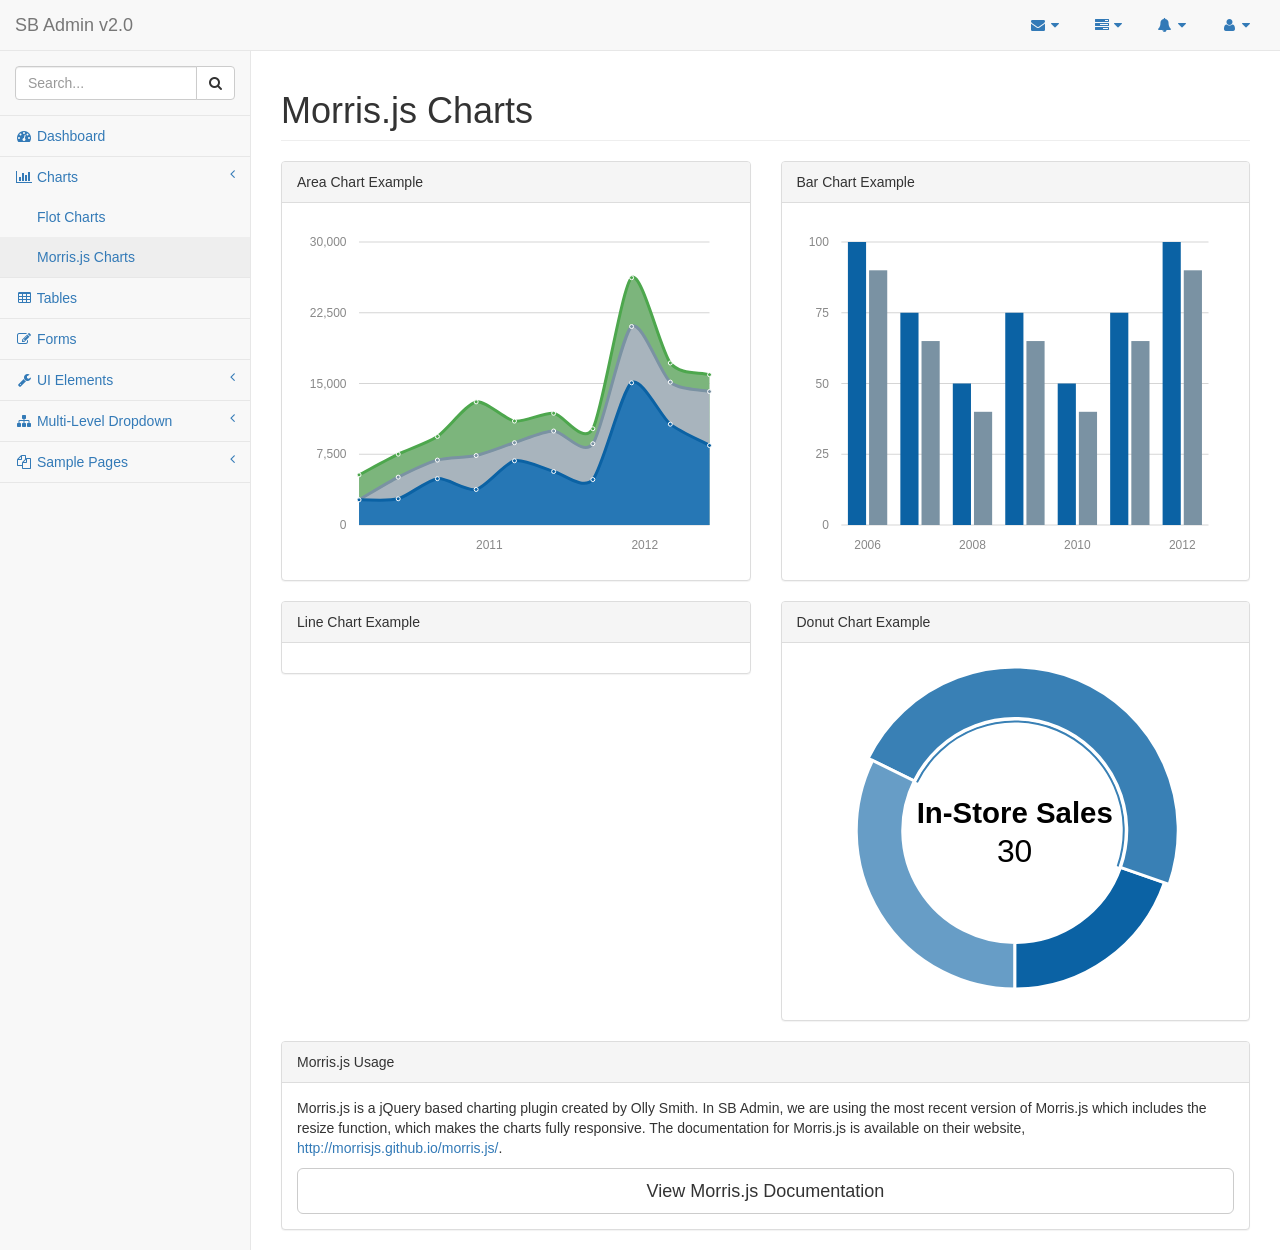
<file: static/pages/morris.html>
<!DOCTYPE html>
<html lang="en">

<head>

    <meta charset="utf-8">
    <meta http-equiv="X-UA-Compatible" content="IE=edge">
    <meta name="viewport" content="width=device-width, initial-scale=1">
    <meta name="description" content="">
    <meta name="author" content="">

    <title>SB Admin 2 - Bootstrap Admin Theme</title>

    <!-- Bootstrap Core CSS -->
    <link href="../vendor/bootstrap/css/bootstrap.min.css" rel="stylesheet">

    <!-- MetisMenu CSS -->
    <link href="../vendor/metisMenu/metisMenu.min.css" rel="stylesheet">

    <!-- Custom CSS -->
    <link href="../dist/css/sb-admin-2.css" rel="stylesheet">

    <!-- Morris Charts CSS -->
    <link href="../vendor/morrisjs/morris.css" rel="stylesheet">

    <!-- Custom Fonts -->
    <link href="../vendor/font-awesome/css/font-awesome.min.css" rel="stylesheet" type="text/css">

    <!-- HTML5 Shim and Respond.js IE8 support of HTML5 elements and media queries -->
    <!-- WARNING: Respond.js doesn't work if you view the page via file:// -->
    <!--[if lt IE 9]>
        <script src="https://oss.maxcdn.com/libs/html5shiv/3.7.0/html5shiv.js"></script>
        <script src="https://oss.maxcdn.com/libs/respond.js/1.4.2/respond.min.js"></script>
    <![endif]-->

</head>

<body>

    <div id="wrapper">

        <!-- Navigation -->
        <nav class="navbar navbar-default navbar-static-top" role="navigation" style="margin-bottom: 0">
            <div class="navbar-header">
                <button type="button" class="navbar-toggle" data-toggle="collapse" data-target=".navbar-collapse">
                    <span class="sr-only">Toggle navigation</span>
                    <span class="icon-bar"></span>
                    <span class="icon-bar"></span>
                    <span class="icon-bar"></span>
                </button>
                <a class="navbar-brand" href="index.html">SB Admin v2.0</a>
            </div>
            <!-- /.navbar-header -->

            <ul class="nav navbar-top-links navbar-right">
                <li class="dropdown">
                    <a class="dropdown-toggle" data-toggle="dropdown" href="#">
                        <i class="fa fa-envelope fa-fw"></i> <i class="fa fa-caret-down"></i>
                    </a>
                    <ul class="dropdown-menu dropdown-messages">
                        <li>
                            <a href="#">
                                <div>
                                    <strong>John Smith</strong>
                                    <span class="pull-right text-muted">
                                        <em>Yesterday</em>
                                    </span>
                                </div>
                                <div>Lorem ipsum dolor sit amet, consectetur adipiscing elit. Pellentesque eleifend...</div>
                            </a>
                        </li>
                        <li class="divider"></li>
                        <li>
                            <a href="#">
                                <div>
                                    <strong>John Smith</strong>
                                    <span class="pull-right text-muted">
                                        <em>Yesterday</em>
                                    </span>
                                </div>
                                <div>Lorem ipsum dolor sit amet, consectetur adipiscing elit. Pellentesque eleifend...</div>
                            </a>
                        </li>
                        <li class="divider"></li>
                        <li>
                            <a href="#">
                                <div>
                                    <strong>John Smith</strong>
                                    <span class="pull-right text-muted">
                                        <em>Yesterday</em>
                                    </span>
                                </div>
                                <div>Lorem ipsum dolor sit amet, consectetur adipiscing elit. Pellentesque eleifend...</div>
                            </a>
                        </li>
                        <li class="divider"></li>
                        <li>
                            <a class="text-center" href="#">
                                <strong>Read All Messages</strong>
                                <i class="fa fa-angle-right"></i>
                            </a>
                        </li>
                    </ul>
                    <!-- /.dropdown-messages -->
                </li>
                <!-- /.dropdown -->
                <li class="dropdown">
                    <a class="dropdown-toggle" data-toggle="dropdown" href="#">
                        <i class="fa fa-tasks fa-fw"></i> <i class="fa fa-caret-down"></i>
                    </a>
                    <ul class="dropdown-menu dropdown-tasks">
                        <li>
                            <a href="#">
                                <div>
                                    <p>
                                        <strong>Task 1</strong>
                                        <span class="pull-right text-muted">40% Complete</span>
                                    </p>
                                    <div class="progress progress-striped active">
                                        <div class="progress-bar progress-bar-success" role="progressbar" aria-valuenow="40" aria-valuemin="0" aria-valuemax="100" style="width: 40%">
                                            <span class="sr-only">40% Complete (success)</span>
                                        </div>
                                    </div>
                                </div>
                            </a>
                        </li>
                        <li class="divider"></li>
                        <li>
                            <a href="#">
                                <div>
                                    <p>
                                        <strong>Task 2</strong>
                                        <span class="pull-right text-muted">20% Complete</span>
                                    </p>
                                    <div class="progress progress-striped active">
                                        <div class="progress-bar progress-bar-info" role="progressbar" aria-valuenow="20" aria-valuemin="0" aria-valuemax="100" style="width: 20%">
                                            <span class="sr-only">20% Complete</span>
                                        </div>
                                    </div>
                                </div>
                            </a>
                        </li>
                        <li class="divider"></li>
                        <li>
                            <a href="#">
                                <div>
                                    <p>
                                        <strong>Task 3</strong>
                                        <span class="pull-right text-muted">60% Complete</span>
                                    </p>
                                    <div class="progress progress-striped active">
                                        <div class="progress-bar progress-bar-warning" role="progressbar" aria-valuenow="60" aria-valuemin="0" aria-valuemax="100" style="width: 60%">
                                            <span class="sr-only">60% Complete (warning)</span>
                                        </div>
                                    </div>
                                </div>
                            </a>
                        </li>
                        <li class="divider"></li>
                        <li>
                            <a href="#">
                                <div>
                                    <p>
                                        <strong>Task 4</strong>
                                        <span class="pull-right text-muted">80% Complete</span>
                                    </p>
                                    <div class="progress progress-striped active">
                                        <div class="progress-bar progress-bar-danger" role="progressbar" aria-valuenow="80" aria-valuemin="0" aria-valuemax="100" style="width: 80%">
                                            <span class="sr-only">80% Complete (danger)</span>
                                        </div>
                                    </div>
                                </div>
                            </a>
                        </li>
                        <li class="divider"></li>
                        <li>
                            <a class="text-center" href="#">
                                <strong>See All Tasks</strong>
                                <i class="fa fa-angle-right"></i>
                            </a>
                        </li>
                    </ul>
                    <!-- /.dropdown-tasks -->
                </li>
                <!-- /.dropdown -->
                <li class="dropdown">
                    <a class="dropdown-toggle" data-toggle="dropdown" href="#">
                        <i class="fa fa-bell fa-fw"></i> <i class="fa fa-caret-down"></i>
                    </a>
                    <ul class="dropdown-menu dropdown-alerts">
                        <li>
                            <a href="#">
                                <div>
                                    <i class="fa fa-comment fa-fw"></i> New Comment
                                    <span class="pull-right text-muted small">4 minutes ago</span>
                                </div>
                            </a>
                        </li>
                        <li class="divider"></li>
                        <li>
                            <a href="#">
                                <div>
                                    <i class="fa fa-twitter fa-fw"></i> 3 New Followers
                                    <span class="pull-right text-muted small">12 minutes ago</span>
                                </div>
                            </a>
                        </li>
                        <li class="divider"></li>
                        <li>
                            <a href="#">
                                <div>
                                    <i class="fa fa-envelope fa-fw"></i> Message Sent
                                    <span class="pull-right text-muted small">4 minutes ago</span>
                                </div>
                            </a>
                        </li>
                        <li class="divider"></li>
                        <li>
                            <a href="#">
                                <div>
                                    <i class="fa fa-tasks fa-fw"></i> New Task
                                    <span class="pull-right text-muted small">4 minutes ago</span>
                                </div>
                            </a>
                        </li>
                        <li class="divider"></li>
                        <li>
                            <a href="#">
                                <div>
                                    <i class="fa fa-upload fa-fw"></i> Server Rebooted
                                    <span class="pull-right text-muted small">4 minutes ago</span>
                                </div>
                            </a>
                        </li>
                        <li class="divider"></li>
                        <li>
                            <a class="text-center" href="#">
                                <strong>See All Alerts</strong>
                                <i class="fa fa-angle-right"></i>
                            </a>
                        </li>
                    </ul>
                    <!-- /.dropdown-alerts -->
                </li>
                <!-- /.dropdown -->
                <li class="dropdown">
                    <a class="dropdown-toggle" data-toggle="dropdown" href="#">
                        <i class="fa fa-user fa-fw"></i> <i class="fa fa-caret-down"></i>
                    </a>
                    <ul class="dropdown-menu dropdown-user">
                        <li><a href="#"><i class="fa fa-user fa-fw"></i> User Profile</a>
                        </li>
                        <li><a href="#"><i class="fa fa-gear fa-fw"></i> Settings</a>
                        </li>
                        <li class="divider"></li>
                        <li><a href="login.html"><i class="fa fa-sign-out fa-fw"></i> Logout</a>
                        </li>
                    </ul>
                    <!-- /.dropdown-user -->
                </li>
                <!-- /.dropdown -->
            </ul>
            <!-- /.navbar-top-links -->

            <div class="navbar-default sidebar" role="navigation">
                <div class="sidebar-nav navbar-collapse">
                    <ul class="nav" id="side-menu">
                        <li class="sidebar-search">
                            <div class="input-group custom-search-form">
                                <input type="text" class="form-control" placeholder="Search...">
                                <span class="input-group-btn">
                                <button class="btn btn-default" type="button">
                                    <i class="fa fa-search"></i>
                                </button>
                            </span>
                            </div>
                            <!-- /input-group -->
                        </li>
                        <li>
                            <a href="index.html"><i class="fa fa-dashboard fa-fw"></i> Dashboard</a>
                        </li>
                        <li>
                            <a href="#"><i class="fa fa-bar-chart-o fa-fw"></i> Charts<span class="fa arrow"></span></a>
                            <ul class="nav nav-second-level">
                                <li>
                                    <a href="flot.html">Flot Charts</a>
                                </li>
                                <li>
                                    <a href="morris.html">Morris.js Charts</a>
                                </li>
                            </ul>
                            <!-- /.nav-second-level -->
                        </li>
                        <li>
                            <a href="tables.html"><i class="fa fa-table fa-fw"></i> Tables</a>
                        </li>
                        <li>
                            <a href="forms.html"><i class="fa fa-edit fa-fw"></i> Forms</a>
                        </li>
                        <li>
                            <a href="#"><i class="fa fa-wrench fa-fw"></i> UI Elements<span class="fa arrow"></span></a>
                            <ul class="nav nav-second-level">
                                <li>
                                    <a href="panels-wells.html">Panels and Wells</a>
                                </li>
                                <li>
                                    <a href="buttons.html">Buttons</a>
                                </li>
                                <li>
                                    <a href="notifications.html">Notifications</a>
                                </li>
                                <li>
                                    <a href="typography.html">Typography</a>
                                </li>
                                <li>
                                    <a href="icons.html"> Icons</a>
                                </li>
                                <li>
                                    <a href="grid.html">Grid</a>
                                </li>
                            </ul>
                            <!-- /.nav-second-level -->
                        </li>
                        <li>
                            <a href="#"><i class="fa fa-sitemap fa-fw"></i> Multi-Level Dropdown<span class="fa arrow"></span></a>
                            <ul class="nav nav-second-level">
                                <li>
                                    <a href="#">Second Level Item</a>
                                </li>
                                <li>
                                    <a href="#">Second Level Item</a>
                                </li>
                                <li>
                                    <a href="#">Third Level <span class="fa arrow"></span></a>
                                    <ul class="nav nav-third-level">
                                        <li>
                                            <a href="#">Third Level Item</a>
                                        </li>
                                        <li>
                                            <a href="#">Third Level Item</a>
                                        </li>
                                        <li>
                                            <a href="#">Third Level Item</a>
                                        </li>
                                        <li>
                                            <a href="#">Third Level Item</a>
                                        </li>
                                    </ul>
                                    <!-- /.nav-third-level -->
                                </li>
                            </ul>
                            <!-- /.nav-second-level -->
                        </li>
                        <li>
                            <a href="#"><i class="fa fa-files-o fa-fw"></i> Sample Pages<span class="fa arrow"></span></a>
                            <ul class="nav nav-second-level">
                                <li>
                                    <a href="blank.html">Blank Page</a>
                                </li>
                                <li>
                                    <a href="login.html">Login Page</a>
                                </li>
                            </ul>
                            <!-- /.nav-second-level -->
                        </li>
                    </ul>
                </div>
                <!-- /.sidebar-collapse -->
            </div>
            <!-- /.navbar-static-side -->
        </nav>

        <div id="page-wrapper">
            <div class="row">
                <div class="col-lg-12">
                    <h1 class="page-header">Morris.js Charts</h1>
                </div>
                <!-- /.col-lg-12 -->
            </div>
            <!-- /.row -->
            <div class="row">
                <div class="col-lg-6">
                    <div class="panel panel-default">
                        <div class="panel-heading">
                            Area Chart Example
                        </div>
                        <!-- /.panel-heading -->
                        <div class="panel-body">
                            <div id="morris-area-chart"></div>
                        </div>
                        <!-- /.panel-body -->
                    </div>
                    <!-- /.panel -->
                </div>
                <!-- /.col-lg-6 -->
                <div class="col-lg-6">
                    <div class="panel panel-default">
                        <div class="panel-heading">
                            Bar Chart Example
                        </div>
                        <!-- /.panel-heading -->
                        <div class="panel-body">
                            <div id="morris-bar-chart"></div>
                        </div>
                        <!-- /.panel-body -->
                    </div>
                    <!-- /.panel -->
                </div>
                <!-- /.col-lg-6 -->
                <div class="col-lg-6">
                    <div class="panel panel-default">
                        <div class="panel-heading">
                            Line Chart Example
                        </div>
                        <!-- /.panel-heading -->
                        <div class="panel-body">
                            <div id="morris-line-chart"></div>
                        </div>
                        <!-- /.panel-body -->
                    </div>
                    <!-- /.panel -->
                </div>
                <!-- /.col-lg-6 -->
                <div class="col-lg-6">
                    <div class="panel panel-default">
                        <div class="panel-heading">
                            Donut Chart Example
                        </div>
                        <!-- /.panel-heading -->
                        <div class="panel-body">
                            <div id="morris-donut-chart"></div>
                        </div>
                        <!-- /.panel-body -->
                    </div>
                    <!-- /.panel -->
                </div>
                <!-- /.col-lg-6 -->
                <div class="col-lg-12">
                    <div class="panel panel-default">
                        <div class="panel-heading">
                            Morris.js Usage
                        </div>
                        <!-- /.panel-heading -->
                        <div class="panel-body">
                            <p>Morris.js is a jQuery based charting plugin created by Olly Smith. In SB Admin, we are using the most recent version of Morris.js which includes the resize function, which makes the charts fully responsive. The documentation for Morris.js is available on their website, <a target="_blank" href="http://morrisjs.github.io/morris.js/">http://morrisjs.github.io/morris.js/</a>.</p>
                            <a target="_blank" class="btn btn-default btn-lg btn-block" href="http://morrisjs.github.io/morris.js/">View Morris.js Documentation</a>
                        </div>
                        <!-- /.panel-body -->
                    </div>
                    <!-- /.panel -->
                </div>
                <!-- /.col-lg-6 -->
            </div>
            <!-- /.row -->
        </div>
        <!-- /#page-wrapper -->

    </div>
    <!-- /#wrapper -->

    <!-- jQuery -->
    <script src="../vendor/jquery/jquery.min.js"></script>

    <!-- Bootstrap Core JavaScript -->
    <script src="../vendor/bootstrap/js/bootstrap.min.js"></script>

    <!-- Metis Menu Plugin JavaScript -->
    <script src="../vendor/metisMenu/metisMenu.min.js"></script>

    <!-- Morris Charts JavaScript -->
    <script src="../vendor/raphael/raphael.min.js"></script>
    <script src="../vendor/morrisjs/morris.min.js"></script>
    <script src="../data/morris-data.js"></script>

    <!-- Custom Theme JavaScript -->
    <script src="../dist/js/sb-admin-2.js"></script>

</body>

</html>
</file>
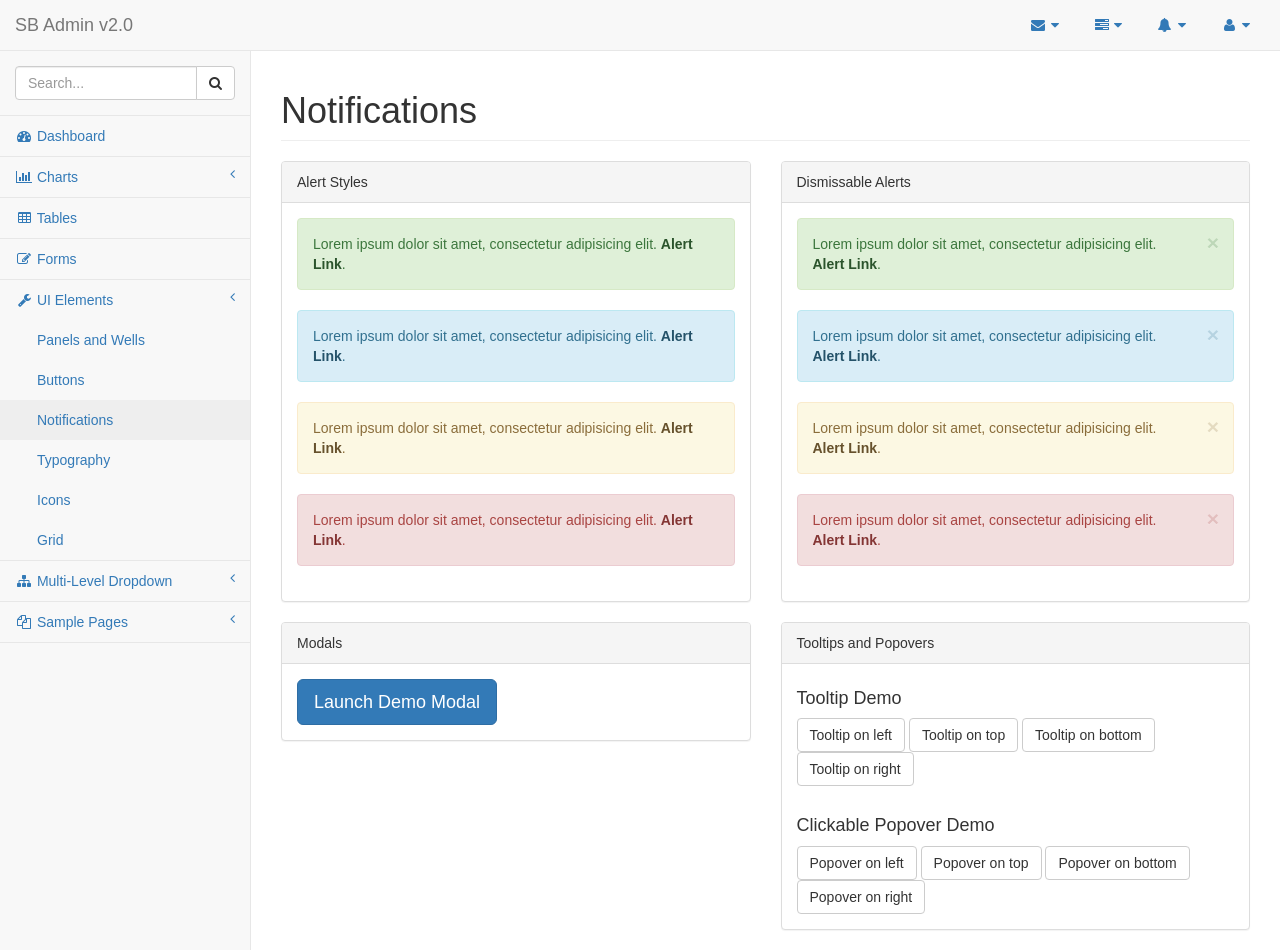
<file: static/pages/notifications.html>
<!DOCTYPE html>
<html lang="en">

<head>

    <meta charset="utf-8">
    <meta http-equiv="X-UA-Compatible" content="IE=edge">
    <meta name="viewport" content="width=device-width, initial-scale=1">
    <meta name="description" content="">
    <meta name="author" content="">

    <title>SB Admin 2 - Bootstrap Admin Theme</title>

    <!-- Bootstrap Core CSS -->
    <link href="../vendor/bootstrap/css/bootstrap.min.css" rel="stylesheet">

    <!-- MetisMenu CSS -->
    <link href="../vendor/metisMenu/metisMenu.min.css" rel="stylesheet">

    <!-- Custom CSS -->
    <link href="../dist/css/sb-admin-2.css" rel="stylesheet">

    <!-- Custom Fonts -->
    <link href="../vendor/font-awesome/css/font-awesome.min.css" rel="stylesheet" type="text/css">

    <!-- HTML5 Shim and Respond.js IE8 support of HTML5 elements and media queries -->
    <!-- WARNING: Respond.js doesn't work if you view the page via file:// -->
    <!--[if lt IE 9]>
        <script src="https://oss.maxcdn.com/libs/html5shiv/3.7.0/html5shiv.js"></script>
        <script src="https://oss.maxcdn.com/libs/respond.js/1.4.2/respond.min.js"></script>
    <![endif]-->

</head>

<body>

    <div id="wrapper">

        <!-- Navigation -->
        <nav class="navbar navbar-default navbar-static-top" role="navigation" style="margin-bottom: 0">
            <div class="navbar-header">
                <button type="button" class="navbar-toggle" data-toggle="collapse" data-target=".navbar-collapse">
                    <span class="sr-only">Toggle navigation</span>
                    <span class="icon-bar"></span>
                    <span class="icon-bar"></span>
                    <span class="icon-bar"></span>
                </button>
                <a class="navbar-brand" href="index.html">SB Admin v2.0</a>
            </div>
            <!-- /.navbar-header -->

            <ul class="nav navbar-top-links navbar-right">
                <li class="dropdown">
                    <a class="dropdown-toggle" data-toggle="dropdown" href="#">
                        <i class="fa fa-envelope fa-fw"></i> <i class="fa fa-caret-down"></i>
                    </a>
                    <ul class="dropdown-menu dropdown-messages">
                        <li>
                            <a href="#">
                                <div>
                                    <strong>John Smith</strong>
                                    <span class="pull-right text-muted">
                                        <em>Yesterday</em>
                                    </span>
                                </div>
                                <div>Lorem ipsum dolor sit amet, consectetur adipiscing elit. Pellentesque eleifend...</div>
                            </a>
                        </li>
                        <li class="divider"></li>
                        <li>
                            <a href="#">
                                <div>
                                    <strong>John Smith</strong>
                                    <span class="pull-right text-muted">
                                        <em>Yesterday</em>
                                    </span>
                                </div>
                                <div>Lorem ipsum dolor sit amet, consectetur adipiscing elit. Pellentesque eleifend...</div>
                            </a>
                        </li>
                        <li class="divider"></li>
                        <li>
                            <a href="#">
                                <div>
                                    <strong>John Smith</strong>
                                    <span class="pull-right text-muted">
                                        <em>Yesterday</em>
                                    </span>
                                </div>
                                <div>Lorem ipsum dolor sit amet, consectetur adipiscing elit. Pellentesque eleifend...</div>
                            </a>
                        </li>
                        <li class="divider"></li>
                        <li>
                            <a class="text-center" href="#">
                                <strong>Read All Messages</strong>
                                <i class="fa fa-angle-right"></i>
                            </a>
                        </li>
                    </ul>
                    <!-- /.dropdown-messages -->
                </li>
                <!-- /.dropdown -->
                <li class="dropdown">
                    <a class="dropdown-toggle" data-toggle="dropdown" href="#">
                        <i class="fa fa-tasks fa-fw"></i> <i class="fa fa-caret-down"></i>
                    </a>
                    <ul class="dropdown-menu dropdown-tasks">
                        <li>
                            <a href="#">
                                <div>
                                    <p>
                                        <strong>Task 1</strong>
                                        <span class="pull-right text-muted">40% Complete</span>
                                    </p>
                                    <div class="progress progress-striped active">
                                        <div class="progress-bar progress-bar-success" role="progressbar" aria-valuenow="40" aria-valuemin="0" aria-valuemax="100" style="width: 40%">
                                            <span class="sr-only">40% Complete (success)</span>
                                        </div>
                                    </div>
                                </div>
                            </a>
                        </li>
                        <li class="divider"></li>
                        <li>
                            <a href="#">
                                <div>
                                    <p>
                                        <strong>Task 2</strong>
                                        <span class="pull-right text-muted">20% Complete</span>
                                    </p>
                                    <div class="progress progress-striped active">
                                        <div class="progress-bar progress-bar-info" role="progressbar" aria-valuenow="20" aria-valuemin="0" aria-valuemax="100" style="width: 20%">
                                            <span class="sr-only">20% Complete</span>
                                        </div>
                                    </div>
                                </div>
                            </a>
                        </li>
                        <li class="divider"></li>
                        <li>
                            <a href="#">
                                <div>
                                    <p>
                                        <strong>Task 3</strong>
                                        <span class="pull-right text-muted">60% Complete</span>
                                    </p>
                                    <div class="progress progress-striped active">
                                        <div class="progress-bar progress-bar-warning" role="progressbar" aria-valuenow="60" aria-valuemin="0" aria-valuemax="100" style="width: 60%">
                                            <span class="sr-only">60% Complete (warning)</span>
                                        </div>
                                    </div>
                                </div>
                            </a>
                        </li>
                        <li class="divider"></li>
                        <li>
                            <a href="#">
                                <div>
                                    <p>
                                        <strong>Task 4</strong>
                                        <span class="pull-right text-muted">80% Complete</span>
                                    </p>
                                    <div class="progress progress-striped active">
                                        <div class="progress-bar progress-bar-danger" role="progressbar" aria-valuenow="80" aria-valuemin="0" aria-valuemax="100" style="width: 80%">
                                            <span class="sr-only">80% Complete (danger)</span>
                                        </div>
                                    </div>
                                </div>
                            </a>
                        </li>
                        <li class="divider"></li>
                        <li>
                            <a class="text-center" href="#">
                                <strong>See All Tasks</strong>
                                <i class="fa fa-angle-right"></i>
                            </a>
                        </li>
                    </ul>
                    <!-- /.dropdown-tasks -->
                </li>
                <!-- /.dropdown -->
                <li class="dropdown">
                    <a class="dropdown-toggle" data-toggle="dropdown" href="#">
                        <i class="fa fa-bell fa-fw"></i> <i class="fa fa-caret-down"></i>
                    </a>
                    <ul class="dropdown-menu dropdown-alerts">
                        <li>
                            <a href="#">
                                <div>
                                    <i class="fa fa-comment fa-fw"></i> New Comment
                                    <span class="pull-right text-muted small">4 minutes ago</span>
                                </div>
                            </a>
                        </li>
                        <li class="divider"></li>
                        <li>
                            <a href="#">
                                <div>
                                    <i class="fa fa-twitter fa-fw"></i> 3 New Followers
                                    <span class="pull-right text-muted small">12 minutes ago</span>
                                </div>
                            </a>
                        </li>
                        <li class="divider"></li>
                        <li>
                            <a href="#">
                                <div>
                                    <i class="fa fa-envelope fa-fw"></i> Message Sent
                                    <span class="pull-right text-muted small">4 minutes ago</span>
                                </div>
                            </a>
                        </li>
                        <li class="divider"></li>
                        <li>
                            <a href="#">
                                <div>
                                    <i class="fa fa-tasks fa-fw"></i> New Task
                                    <span class="pull-right text-muted small">4 minutes ago</span>
                                </div>
                            </a>
                        </li>
                        <li class="divider"></li>
                        <li>
                            <a href="#">
                                <div>
                                    <i class="fa fa-upload fa-fw"></i> Server Rebooted
                                    <span class="pull-right text-muted small">4 minutes ago</span>
                                </div>
                            </a>
                        </li>
                        <li class="divider"></li>
                        <li>
                            <a class="text-center" href="#">
                                <strong>See All Alerts</strong>
                                <i class="fa fa-angle-right"></i>
                            </a>
                        </li>
                    </ul>
                    <!-- /.dropdown-alerts -->
                </li>
                <!-- /.dropdown -->
                <li class="dropdown">
                    <a class="dropdown-toggle" data-toggle="dropdown" href="#">
                        <i class="fa fa-user fa-fw"></i> <i class="fa fa-caret-down"></i>
                    </a>
                    <ul class="dropdown-menu dropdown-user">
                        <li><a href="#"><i class="fa fa-user fa-fw"></i> User Profile</a>
                        </li>
                        <li><a href="#"><i class="fa fa-gear fa-fw"></i> Settings</a>
                        </li>
                        <li class="divider"></li>
                        <li><a href="login.html"><i class="fa fa-sign-out fa-fw"></i> Logout</a>
                        </li>
                    </ul>
                    <!-- /.dropdown-user -->
                </li>
                <!-- /.dropdown -->
            </ul>
            <!-- /.navbar-top-links -->

            <div class="navbar-default sidebar" role="navigation">
                <div class="sidebar-nav navbar-collapse">
                    <ul class="nav" id="side-menu">
                        <li class="sidebar-search">
                            <div class="input-group custom-search-form">
                                <input type="text" class="form-control" placeholder="Search...">
                                <span class="input-group-btn">
                                <button class="btn btn-default" type="button">
                                    <i class="fa fa-search"></i>
                                </button>
                            </span>
                            </div>
                            <!-- /input-group -->
                        </li>
                        <li>
                            <a href="index.html"><i class="fa fa-dashboard fa-fw"></i> Dashboard</a>
                        </li>
                        <li>
                            <a href="#"><i class="fa fa-bar-chart-o fa-fw"></i> Charts<span class="fa arrow"></span></a>
                            <ul class="nav nav-second-level">
                                <li>
                                    <a href="flot.html">Flot Charts</a>
                                </li>
                                <li>
                                    <a href="morris.html">Morris.js Charts</a>
                                </li>
                            </ul>
                            <!-- /.nav-second-level -->
                        </li>
                        <li>
                            <a href="tables.html"><i class="fa fa-table fa-fw"></i> Tables</a>
                        </li>
                        <li>
                            <a href="forms.html"><i class="fa fa-edit fa-fw"></i> Forms</a>
                        </li>
                        <li>
                            <a href="#"><i class="fa fa-wrench fa-fw"></i> UI Elements<span class="fa arrow"></span></a>
                            <ul class="nav nav-second-level">
                                <li>
                                    <a href="panels-wells.html">Panels and Wells</a>
                                </li>
                                <li>
                                    <a href="buttons.html">Buttons</a>
                                </li>
                                <li>
                                    <a href="notifications.html">Notifications</a>
                                </li>
                                <li>
                                    <a href="typography.html">Typography</a>
                                </li>
                                <li>
                                    <a href="icons.html"> Icons</a>
                                </li>
                                <li>
                                    <a href="grid.html">Grid</a>
                                </li>
                            </ul>
                            <!-- /.nav-second-level -->
                        </li>
                        <li>
                            <a href="#"><i class="fa fa-sitemap fa-fw"></i> Multi-Level Dropdown<span class="fa arrow"></span></a>
                            <ul class="nav nav-second-level">
                                <li>
                                    <a href="#">Second Level Item</a>
                                </li>
                                <li>
                                    <a href="#">Second Level Item</a>
                                </li>
                                <li>
                                    <a href="#">Third Level <span class="fa arrow"></span></a>
                                    <ul class="nav nav-third-level">
                                        <li>
                                            <a href="#">Third Level Item</a>
                                        </li>
                                        <li>
                                            <a href="#">Third Level Item</a>
                                        </li>
                                        <li>
                                            <a href="#">Third Level Item</a>
                                        </li>
                                        <li>
                                            <a href="#">Third Level Item</a>
                                        </li>
                                    </ul>
                                    <!-- /.nav-third-level -->
                                </li>
                            </ul>
                            <!-- /.nav-second-level -->
                        </li>
                        <li>
                            <a href="#"><i class="fa fa-files-o fa-fw"></i> Sample Pages<span class="fa arrow"></span></a>
                            <ul class="nav nav-second-level">
                                <li>
                                    <a href="blank.html">Blank Page</a>
                                </li>
                                <li>
                                    <a href="login.html">Login Page</a>
                                </li>
                            </ul>
                            <!-- /.nav-second-level -->
                        </li>
                    </ul>
                </div>
                <!-- /.sidebar-collapse -->
            </div>
            <!-- /.navbar-static-side -->
        </nav>

        <div id="page-wrapper">
            <div class="row">
                <div class="col-lg-12">
                    <h1 class="page-header">Notifications</h1>
                </div>
                <!-- /.col-lg-12 -->
            </div>
            <!-- /.row -->
            <div class="row">
                <div class="col-lg-6">
                    <div class="panel panel-default">
                        <div class="panel-heading">
                            Alert Styles
                        </div>
                        <!-- /.panel-heading -->
                        <div class="panel-body">
                            <div class="alert alert-success">
                                Lorem ipsum dolor sit amet, consectetur adipisicing elit. <a href="#" class="alert-link">Alert Link</a>.
                            </div>
                            <div class="alert alert-info">
                                Lorem ipsum dolor sit amet, consectetur adipisicing elit. <a href="#" class="alert-link">Alert Link</a>.
                            </div>
                            <div class="alert alert-warning">
                                Lorem ipsum dolor sit amet, consectetur adipisicing elit. <a href="#" class="alert-link">Alert Link</a>.
                            </div>
                            <div class="alert alert-danger">
                                Lorem ipsum dolor sit amet, consectetur adipisicing elit. <a href="#" class="alert-link">Alert Link</a>.
                            </div>
                        </div>
                        <!-- .panel-body -->
                    </div>
                    <!-- /.panel -->
                </div>
                <!-- /.col-lg-6 -->
                <div class="col-lg-6">
                    <div class="panel panel-default">
                        <div class="panel-heading">
                            Dismissable Alerts
                        </div>
                        <!-- /.panel-heading -->
                        <div class="panel-body">
                            <div class="alert alert-success alert-dismissable">
                                <button type="button" class="close" data-dismiss="alert" aria-hidden="true">&times;</button>
                                Lorem ipsum dolor sit amet, consectetur adipisicing elit. <a href="#" class="alert-link">Alert Link</a>.
                            </div>
                            <div class="alert alert-info alert-dismissable">
                                <button type="button" class="close" data-dismiss="alert" aria-hidden="true">&times;</button>
                                Lorem ipsum dolor sit amet, consectetur adipisicing elit. <a href="#" class="alert-link">Alert Link</a>.
                            </div>
                            <div class="alert alert-warning alert-dismissable">
                                <button type="button" class="close" data-dismiss="alert" aria-hidden="true">&times;</button>
                                Lorem ipsum dolor sit amet, consectetur adipisicing elit. <a href="#" class="alert-link">Alert Link</a>.
                            </div>
                            <div class="alert alert-danger alert-dismissable">
                                <button type="button" class="close" data-dismiss="alert" aria-hidden="true">&times;</button>
                                Lorem ipsum dolor sit amet, consectetur adipisicing elit. <a href="#" class="alert-link">Alert Link</a>.
                            </div>
                        </div>
                        <!-- .panel-body -->
                    </div>
                    <!-- /.panel -->
                </div>
                <!-- /.col-lg-6 -->
            </div>
            <!-- /.row -->
            <div class="row">
                <div class="col-lg-6">
                    <div class="panel panel-default">
                        <div class="panel-heading">
                            Modals
                        </div>
                        <!-- /.panel-heading -->
                        <div class="panel-body">
                            <!-- Button trigger modal -->
                            <button class="btn btn-primary btn-lg" data-toggle="modal" data-target="#myModal">
                                Launch Demo Modal
                            </button>
                            <!-- Modal -->
                            <div class="modal fade" id="myModal" tabindex="-1" role="dialog" aria-labelledby="myModalLabel" aria-hidden="true">
                                <div class="modal-dialog">
                                    <div class="modal-content">
                                        <div class="modal-header">
                                            <button type="button" class="close" data-dismiss="modal" aria-hidden="true">&times;</button>
                                            <h4 class="modal-title" id="myModalLabel">Modal title</h4>
                                        </div>
                                        <div class="modal-body">
                                            Lorem ipsum dolor sit amet, consectetur adipisicing elit, sed do eiusmod tempor incididunt ut labore et dolore magna aliqua. Ut enim ad minim veniam, quis nostrud exercitation ullamco laboris nisi ut aliquip ex ea commodo consequat. Duis aute irure dolor in reprehenderit in voluptate velit esse cillum dolore eu fugiat nulla pariatur. Excepteur sint occaecat cupidatat non proident, sunt in culpa qui officia deserunt mollit anim id est laborum.
                                        </div>
                                        <div class="modal-footer">
                                            <button type="button" class="btn btn-default" data-dismiss="modal">Close</button>
                                            <button type="button" class="btn btn-primary">Save changes</button>
                                        </div>
                                    </div>
                                    <!-- /.modal-content -->
                                </div>
                                <!-- /.modal-dialog -->
                            </div>
                            <!-- /.modal -->
                        </div>
                        <!-- .panel-body -->
                    </div>
                    <!-- /.panel -->
                </div>
                <!-- /.col-lg-6 -->
                <div class="col-lg-6">
                    <div class="panel panel-default">
                        <div class="panel-heading">
                            Tooltips and Popovers
                        </div>
                        <!-- /.panel-heading -->
                        <div class="panel-body">
                            <h4>Tooltip Demo</h4>
                            <div class="tooltip-demo">
                                <button type="button" class="btn btn-default" data-toggle="tooltip" data-placement="left" title="Tooltip on left">Tooltip on left</button>
                                <button type="button" class="btn btn-default" data-toggle="tooltip" data-placement="top" title="Tooltip on top">Tooltip on top</button>
                                <button type="button" class="btn btn-default" data-toggle="tooltip" data-placement="bottom" title="Tooltip on bottom">Tooltip on bottom</button>
                                <button type="button" class="btn btn-default" data-toggle="tooltip" data-placement="right" title="Tooltip on right">Tooltip on right</button>
                            </div>
                            <br>
                            <h4>Clickable Popover Demo</h4>
                            <div class="tooltip-demo">
                                <button type="button" class="btn btn-default" data-container="body" data-toggle="popover" data-placement="left" data-content="Vivamus sagittis lacus vel augue laoreet rutrum faucibus.">
                                    Popover on left
                                </button>
                                <button type="button" class="btn btn-default" data-container="body" data-toggle="popover" data-placement="top" data-content="Vivamus sagittis lacus vel augue laoreet rutrum faucibus.">
                                    Popover on top
                                </button>
                                <button type="button" class="btn btn-default" data-container="body" data-toggle="popover" data-placement="bottom" data-content="Vivamus sagittis lacus vel augue laoreet rutrum faucibus.">
                                    Popover on bottom
                                </button>
                                <button type="button" class="btn btn-default" data-container="body" data-toggle="popover" data-placement="right" data-content="Vivamus sagittis lacus vel augue laoreet rutrum faucibus.">
                                    Popover on right
                                </button>
                            </div>
                        </div>
                        <!-- .panel-body -->
                    </div>
                    <!-- /.panel -->
                </div>
                <!-- /.col-lg-6 -->
            </div>
            <!-- /.row -->
        </div>
        <!-- /#page-wrapper -->

    </div>
    <!-- /#wrapper -->

    <!-- jQuery -->
    <script src="../vendor/jquery/jquery.min.js"></script>

    <!-- Bootstrap Core JavaScript -->
    <script src="../vendor/bootstrap/js/bootstrap.min.js"></script>

    <!-- Metis Menu Plugin JavaScript -->
    <script src="../vendor/metisMenu/metisMenu.min.js"></script>

    <!-- Custom Theme JavaScript -->
    <script src="../dist/js/sb-admin-2.js"></script>

    <!-- Page-Level Demo Scripts - Notifications - Use for reference -->
    <script>
    // tooltip demo
    $('.tooltip-demo').tooltip({
        selector: "[data-toggle=tooltip]",
        container: "body"
    })
    // popover demo
    $("[data-toggle=popover]")
        .popover()
    </script>

</body>

</html>
</file>
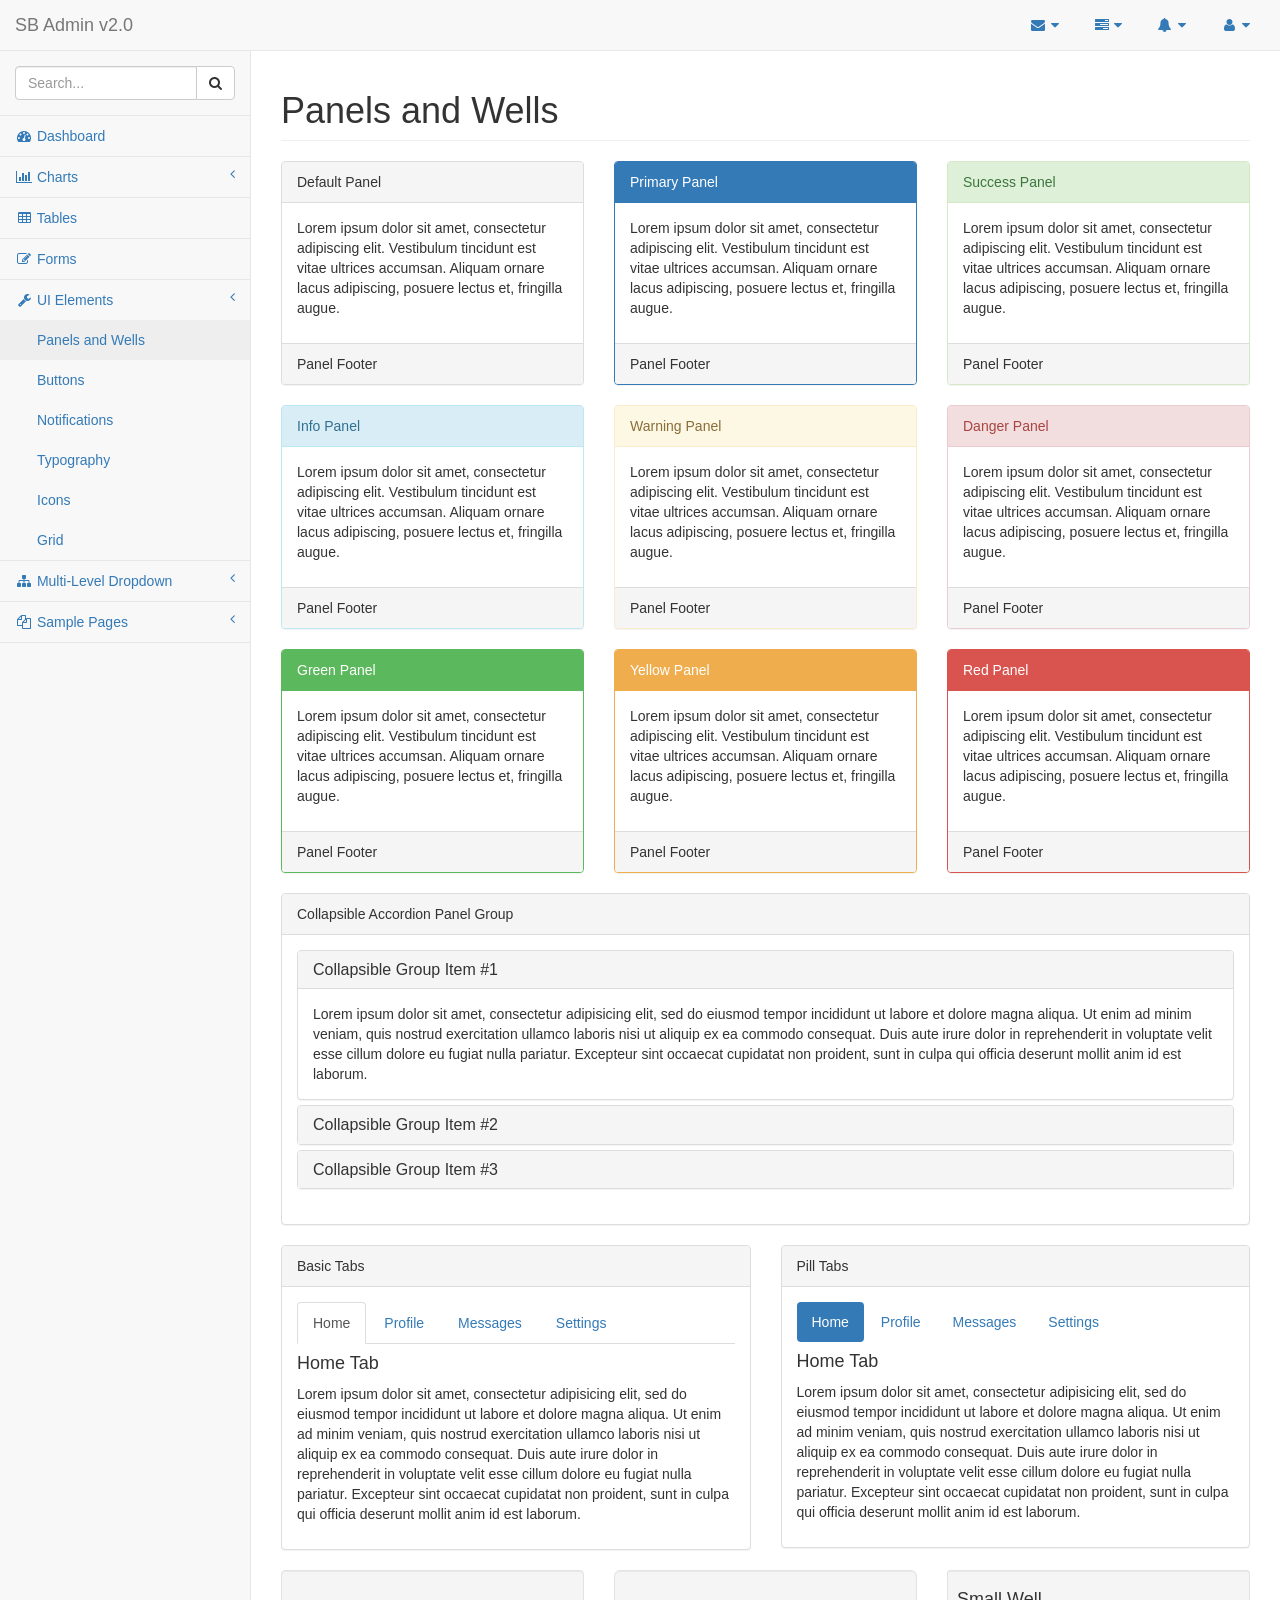
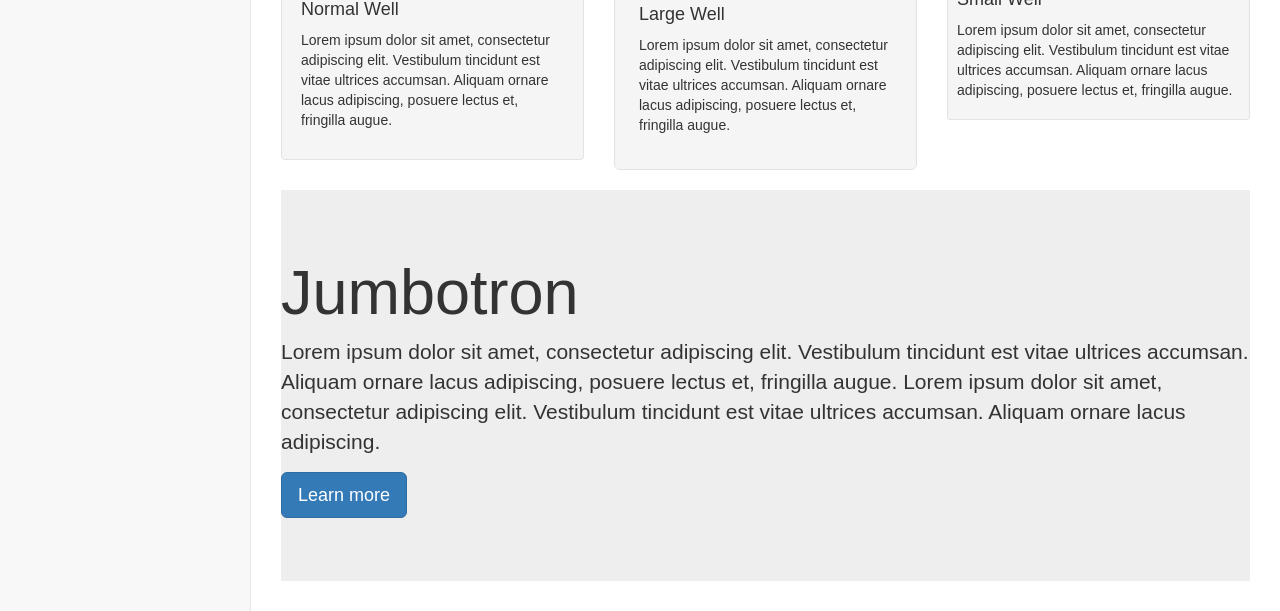
<file: static/pages/panels-wells.html>
<!DOCTYPE html>
<html lang="en">

<head>

    <meta charset="utf-8">
    <meta http-equiv="X-UA-Compatible" content="IE=edge">
    <meta name="viewport" content="width=device-width, initial-scale=1">
    <meta name="description" content="">
    <meta name="author" content="">

    <title>SB Admin 2 - Bootstrap Admin Theme</title>

    <!-- Bootstrap Core CSS -->
    <link href="../vendor/bootstrap/css/bootstrap.min.css" rel="stylesheet">

    <!-- MetisMenu CSS -->
    <link href="../vendor/metisMenu/metisMenu.min.css" rel="stylesheet">

    <!-- Custom CSS -->
    <link href="../dist/css/sb-admin-2.css" rel="stylesheet">

    <!-- Custom Fonts -->
    <link href="../vendor/font-awesome/css/font-awesome.min.css" rel="stylesheet" type="text/css">

    <!-- HTML5 Shim and Respond.js IE8 support of HTML5 elements and media queries -->
    <!-- WARNING: Respond.js doesn't work if you view the page via file:// -->
    <!--[if lt IE 9]>
        <script src="https://oss.maxcdn.com/libs/html5shiv/3.7.0/html5shiv.js"></script>
        <script src="https://oss.maxcdn.com/libs/respond.js/1.4.2/respond.min.js"></script>
    <![endif]-->

</head>

<body>

    <div id="wrapper">

        <!-- Navigation -->
        <nav class="navbar navbar-default navbar-static-top" role="navigation" style="margin-bottom: 0">
            <div class="navbar-header">
                <button type="button" class="navbar-toggle" data-toggle="collapse" data-target=".navbar-collapse">
                    <span class="sr-only">Toggle navigation</span>
                    <span class="icon-bar"></span>
                    <span class="icon-bar"></span>
                    <span class="icon-bar"></span>
                </button>
                <a class="navbar-brand" href="index.html">SB Admin v2.0</a>
            </div>
            <!-- /.navbar-header -->

            <ul class="nav navbar-top-links navbar-right">
                <li class="dropdown">
                    <a class="dropdown-toggle" data-toggle="dropdown" href="#">
                        <i class="fa fa-envelope fa-fw"></i> <i class="fa fa-caret-down"></i>
                    </a>
                    <ul class="dropdown-menu dropdown-messages">
                        <li>
                            <a href="#">
                                <div>
                                    <strong>John Smith</strong>
                                    <span class="pull-right text-muted">
                                        <em>Yesterday</em>
                                    </span>
                                </div>
                                <div>Lorem ipsum dolor sit amet, consectetur adipiscing elit. Pellentesque eleifend...</div>
                            </a>
                        </li>
                        <li class="divider"></li>
                        <li>
                            <a href="#">
                                <div>
                                    <strong>John Smith</strong>
                                    <span class="pull-right text-muted">
                                        <em>Yesterday</em>
                                    </span>
                                </div>
                                <div>Lorem ipsum dolor sit amet, consectetur adipiscing elit. Pellentesque eleifend...</div>
                            </a>
                        </li>
                        <li class="divider"></li>
                        <li>
                            <a href="#">
                                <div>
                                    <strong>John Smith</strong>
                                    <span class="pull-right text-muted">
                                        <em>Yesterday</em>
                                    </span>
                                </div>
                                <div>Lorem ipsum dolor sit amet, consectetur adipiscing elit. Pellentesque eleifend...</div>
                            </a>
                        </li>
                        <li class="divider"></li>
                        <li>
                            <a class="text-center" href="#">
                                <strong>Read All Messages</strong>
                                <i class="fa fa-angle-right"></i>
                            </a>
                        </li>
                    </ul>
                    <!-- /.dropdown-messages -->
                </li>
                <!-- /.dropdown -->
                <li class="dropdown">
                    <a class="dropdown-toggle" data-toggle="dropdown" href="#">
                        <i class="fa fa-tasks fa-fw"></i> <i class="fa fa-caret-down"></i>
                    </a>
                    <ul class="dropdown-menu dropdown-tasks">
                        <li>
                            <a href="#">
                                <div>
                                    <p>
                                        <strong>Task 1</strong>
                                        <span class="pull-right text-muted">40% Complete</span>
                                    </p>
                                    <div class="progress progress-striped active">
                                        <div class="progress-bar progress-bar-success" role="progressbar" aria-valuenow="40" aria-valuemin="0" aria-valuemax="100" style="width: 40%">
                                            <span class="sr-only">40% Complete (success)</span>
                                        </div>
                                    </div>
                                </div>
                            </a>
                        </li>
                        <li class="divider"></li>
                        <li>
                            <a href="#">
                                <div>
                                    <p>
                                        <strong>Task 2</strong>
                                        <span class="pull-right text-muted">20% Complete</span>
                                    </p>
                                    <div class="progress progress-striped active">
                                        <div class="progress-bar progress-bar-info" role="progressbar" aria-valuenow="20" aria-valuemin="0" aria-valuemax="100" style="width: 20%">
                                            <span class="sr-only">20% Complete</span>
                                        </div>
                                    </div>
                                </div>
                            </a>
                        </li>
                        <li class="divider"></li>
                        <li>
                            <a href="#">
                                <div>
                                    <p>
                                        <strong>Task 3</strong>
                                        <span class="pull-right text-muted">60% Complete</span>
                                    </p>
                                    <div class="progress progress-striped active">
                                        <div class="progress-bar progress-bar-warning" role="progressbar" aria-valuenow="60" aria-valuemin="0" aria-valuemax="100" style="width: 60%">
                                            <span class="sr-only">60% Complete (warning)</span>
                                        </div>
                                    </div>
                                </div>
                            </a>
                        </li>
                        <li class="divider"></li>
                        <li>
                            <a href="#">
                                <div>
                                    <p>
                                        <strong>Task 4</strong>
                                        <span class="pull-right text-muted">80% Complete</span>
                                    </p>
                                    <div class="progress progress-striped active">
                                        <div class="progress-bar progress-bar-danger" role="progressbar" aria-valuenow="80" aria-valuemin="0" aria-valuemax="100" style="width: 80%">
                                            <span class="sr-only">80% Complete (danger)</span>
                                        </div>
                                    </div>
                                </div>
                            </a>
                        </li>
                        <li class="divider"></li>
                        <li>
                            <a class="text-center" href="#">
                                <strong>See All Tasks</strong>
                                <i class="fa fa-angle-right"></i>
                            </a>
                        </li>
                    </ul>
                    <!-- /.dropdown-tasks -->
                </li>
                <!-- /.dropdown -->
                <li class="dropdown">
                    <a class="dropdown-toggle" data-toggle="dropdown" href="#">
                        <i class="fa fa-bell fa-fw"></i> <i class="fa fa-caret-down"></i>
                    </a>
                    <ul class="dropdown-menu dropdown-alerts">
                        <li>
                            <a href="#">
                                <div>
                                    <i class="fa fa-comment fa-fw"></i> New Comment
                                    <span class="pull-right text-muted small">4 minutes ago</span>
                                </div>
                            </a>
                        </li>
                        <li class="divider"></li>
                        <li>
                            <a href="#">
                                <div>
                                    <i class="fa fa-twitter fa-fw"></i> 3 New Followers
                                    <span class="pull-right text-muted small">12 minutes ago</span>
                                </div>
                            </a>
                        </li>
                        <li class="divider"></li>
                        <li>
                            <a href="#">
                                <div>
                                    <i class="fa fa-envelope fa-fw"></i> Message Sent
                                    <span class="pull-right text-muted small">4 minutes ago</span>
                                </div>
                            </a>
                        </li>
                        <li class="divider"></li>
                        <li>
                            <a href="#">
                                <div>
                                    <i class="fa fa-tasks fa-fw"></i> New Task
                                    <span class="pull-right text-muted small">4 minutes ago</span>
                                </div>
                            </a>
                        </li>
                        <li class="divider"></li>
                        <li>
                            <a href="#">
                                <div>
                                    <i class="fa fa-upload fa-fw"></i> Server Rebooted
                                    <span class="pull-right text-muted small">4 minutes ago</span>
                                </div>
                            </a>
                        </li>
                        <li class="divider"></li>
                        <li>
                            <a class="text-center" href="#">
                                <strong>See All Alerts</strong>
                                <i class="fa fa-angle-right"></i>
                            </a>
                        </li>
                    </ul>
                    <!-- /.dropdown-alerts -->
                </li>
                <!-- /.dropdown -->
                <li class="dropdown">
                    <a class="dropdown-toggle" data-toggle="dropdown" href="#">
                        <i class="fa fa-user fa-fw"></i> <i class="fa fa-caret-down"></i>
                    </a>
                    <ul class="dropdown-menu dropdown-user">
                        <li><a href="#"><i class="fa fa-user fa-fw"></i> User Profile</a>
                        </li>
                        <li><a href="#"><i class="fa fa-gear fa-fw"></i> Settings</a>
                        </li>
                        <li class="divider"></li>
                        <li><a href="login.html"><i class="fa fa-sign-out fa-fw"></i> Logout</a>
                        </li>
                    </ul>
                    <!-- /.dropdown-user -->
                </li>
                <!-- /.dropdown -->
            </ul>
            <!-- /.navbar-top-links -->

            <div class="navbar-default sidebar" role="navigation">
                <div class="sidebar-nav navbar-collapse">
                    <ul class="nav" id="side-menu">
                        <li class="sidebar-search">
                            <div class="input-group custom-search-form">
                                <input type="text" class="form-control" placeholder="Search...">
                                <span class="input-group-btn">
                                <button class="btn btn-default" type="button">
                                    <i class="fa fa-search"></i>
                                </button>
                            </span>
                            </div>
                            <!-- /input-group -->
                        </li>
                        <li>
                            <a href="index.html"><i class="fa fa-dashboard fa-fw"></i> Dashboard</a>
                        </li>
                        <li>
                            <a href="#"><i class="fa fa-bar-chart-o fa-fw"></i> Charts<span class="fa arrow"></span></a>
                            <ul class="nav nav-second-level">
                                <li>
                                    <a href="flot.html">Flot Charts</a>
                                </li>
                                <li>
                                    <a href="morris.html">Morris.js Charts</a>
                                </li>
                            </ul>
                            <!-- /.nav-second-level -->
                        </li>
                        <li>
                            <a href="tables.html"><i class="fa fa-table fa-fw"></i> Tables</a>
                        </li>
                        <li>
                            <a href="forms.html"><i class="fa fa-edit fa-fw"></i> Forms</a>
                        </li>
                        <li>
                            <a href="#"><i class="fa fa-wrench fa-fw"></i> UI Elements<span class="fa arrow"></span></a>
                            <ul class="nav nav-second-level">
                                <li>
                                    <a href="panels-wells.html">Panels and Wells</a>
                                </li>
                                <li>
                                    <a href="buttons.html">Buttons</a>
                                </li>
                                <li>
                                    <a href="notifications.html">Notifications</a>
                                </li>
                                <li>
                                    <a href="typography.html">Typography</a>
                                </li>
                                <li>
                                    <a href="icons.html"> Icons</a>
                                </li>
                                <li>
                                    <a href="grid.html">Grid</a>
                                </li>
                            </ul>
                            <!-- /.nav-second-level -->
                        </li>
                        <li>
                            <a href="#"><i class="fa fa-sitemap fa-fw"></i> Multi-Level Dropdown<span class="fa arrow"></span></a>
                            <ul class="nav nav-second-level">
                                <li>
                                    <a href="#">Second Level Item</a>
                                </li>
                                <li>
                                    <a href="#">Second Level Item</a>
                                </li>
                                <li>
                                    <a href="#">Third Level <span class="fa arrow"></span></a>
                                    <ul class="nav nav-third-level">
                                        <li>
                                            <a href="#">Third Level Item</a>
                                        </li>
                                        <li>
                                            <a href="#">Third Level Item</a>
                                        </li>
                                        <li>
                                            <a href="#">Third Level Item</a>
                                        </li>
                                        <li>
                                            <a href="#">Third Level Item</a>
                                        </li>
                                    </ul>
                                    <!-- /.nav-third-level -->
                                </li>
                            </ul>
                            <!-- /.nav-second-level -->
                        </li>
                        <li>
                            <a href="#"><i class="fa fa-files-o fa-fw"></i> Sample Pages<span class="fa arrow"></span></a>
                            <ul class="nav nav-second-level">
                                <li>
                                    <a href="blank.html">Blank Page</a>
                                </li>
                                <li>
                                    <a href="login.html">Login Page</a>
                                </li>
                            </ul>
                            <!-- /.nav-second-level -->
                        </li>
                    </ul>
                </div>
                <!-- /.sidebar-collapse -->
            </div>
            <!-- /.navbar-static-side -->
        </nav>

        <div id="page-wrapper">
            <div class="row">
                <div class="col-lg-12">
                    <h1 class="page-header">Panels and Wells</h1>
                </div>
                <!-- /.col-lg-12 -->
            </div>
            <!-- /.row -->
            <div class="row">
                <div class="col-lg-4">
                    <div class="panel panel-default">
                        <div class="panel-heading">
                            Default Panel
                        </div>
                        <div class="panel-body">
                            <p>Lorem ipsum dolor sit amet, consectetur adipiscing elit. Vestibulum tincidunt est vitae ultrices accumsan. Aliquam ornare lacus adipiscing, posuere lectus et, fringilla augue.</p>
                        </div>
                        <div class="panel-footer">
                            Panel Footer
                        </div>
                    </div>
                </div>
                <!-- /.col-lg-4 -->
                <div class="col-lg-4">
                    <div class="panel panel-primary">
                        <div class="panel-heading">
                            Primary Panel
                        </div>
                        <div class="panel-body">
                            <p>Lorem ipsum dolor sit amet, consectetur adipiscing elit. Vestibulum tincidunt est vitae ultrices accumsan. Aliquam ornare lacus adipiscing, posuere lectus et, fringilla augue.</p>
                        </div>
                        <div class="panel-footer">
                            Panel Footer
                        </div>
                    </div>
                </div>
                <!-- /.col-lg-4 -->
                <div class="col-lg-4">
                    <div class="panel panel-success">
                        <div class="panel-heading">
                            Success Panel
                        </div>
                        <div class="panel-body">
                            <p>Lorem ipsum dolor sit amet, consectetur adipiscing elit. Vestibulum tincidunt est vitae ultrices accumsan. Aliquam ornare lacus adipiscing, posuere lectus et, fringilla augue.</p>
                        </div>
                        <div class="panel-footer">
                            Panel Footer
                        </div>
                    </div>
                </div>
                <!-- /.col-lg-4 -->
            </div>
            <!-- /.row -->
            <div class="row">
                <div class="col-lg-4">
                    <div class="panel panel-info">
                        <div class="panel-heading">
                            Info Panel
                        </div>
                        <div class="panel-body">
                            <p>Lorem ipsum dolor sit amet, consectetur adipiscing elit. Vestibulum tincidunt est vitae ultrices accumsan. Aliquam ornare lacus adipiscing, posuere lectus et, fringilla augue.</p>
                        </div>
                        <div class="panel-footer">
                            Panel Footer
                        </div>
                    </div>
                </div>
                <!-- /.col-lg-4 -->
                <div class="col-lg-4">
                    <div class="panel panel-warning">
                        <div class="panel-heading">
                            Warning Panel
                        </div>
                        <div class="panel-body">
                            <p>Lorem ipsum dolor sit amet, consectetur adipiscing elit. Vestibulum tincidunt est vitae ultrices accumsan. Aliquam ornare lacus adipiscing, posuere lectus et, fringilla augue.</p>
                        </div>
                        <div class="panel-footer">
                            Panel Footer
                        </div>
                    </div>
                </div>
                <!-- /.col-lg-4 -->
                <div class="col-lg-4">
                    <div class="panel panel-danger">
                        <div class="panel-heading">
                            Danger Panel
                        </div>
                        <div class="panel-body">
                            <p>Lorem ipsum dolor sit amet, consectetur adipiscing elit. Vestibulum tincidunt est vitae ultrices accumsan. Aliquam ornare lacus adipiscing, posuere lectus et, fringilla augue.</p>
                        </div>
                        <div class="panel-footer">
                            Panel Footer
                        </div>
                    </div>
                </div>
                <!-- /.col-lg-4 -->
            </div>
            <!-- /.row -->
            <div class="row">
                <div class="col-lg-4">
                    <div class="panel panel-green">
                        <div class="panel-heading">
                            Green Panel
                        </div>
                        <div class="panel-body">
                            <p>Lorem ipsum dolor sit amet, consectetur adipiscing elit. Vestibulum tincidunt est vitae ultrices accumsan. Aliquam ornare lacus adipiscing, posuere lectus et, fringilla augue.</p>
                        </div>
                        <div class="panel-footer">
                            Panel Footer
                        </div>
                    </div>
                    <!-- /.col-lg-4 -->
                </div>
                <div class="col-lg-4">
                    <div class="panel panel-yellow">
                        <div class="panel-heading">
                            Yellow Panel
                        </div>
                        <div class="panel-body">
                            <p>Lorem ipsum dolor sit amet, consectetur adipiscing elit. Vestibulum tincidunt est vitae ultrices accumsan. Aliquam ornare lacus adipiscing, posuere lectus et, fringilla augue.</p>
                        </div>
                        <div class="panel-footer">
                            Panel Footer
                        </div>
                    </div>
                    <!-- /.col-lg-4 -->
                </div>
                <div class="col-lg-4">
                    <div class="panel panel-red">
                        <div class="panel-heading">
                            Red Panel
                        </div>
                        <div class="panel-body">
                            <p>Lorem ipsum dolor sit amet, consectetur adipiscing elit. Vestibulum tincidunt est vitae ultrices accumsan. Aliquam ornare lacus adipiscing, posuere lectus et, fringilla augue.</p>
                        </div>
                        <div class="panel-footer">
                            Panel Footer
                        </div>
                    </div>
                    <!-- /.col-lg-4 -->
                </div>
            </div>
            <!-- /.row -->
            <div class="row">
                <div class="col-lg-12">
                    <div class="panel panel-default">
                        <div class="panel-heading">
                            Collapsible Accordion Panel Group
                        </div>
                        <!-- .panel-heading -->
                        <div class="panel-body">
                            <div class="panel-group" id="accordion">
                                <div class="panel panel-default">
                                    <div class="panel-heading">
                                        <h4 class="panel-title">
                                            <a data-toggle="collapse" data-parent="#accordion" href="#collapseOne">Collapsible Group Item #1</a>
                                        </h4>
                                    </div>
                                    <div id="collapseOne" class="panel-collapse collapse in">
                                        <div class="panel-body">
                                            Lorem ipsum dolor sit amet, consectetur adipisicing elit, sed do eiusmod tempor incididunt ut labore et dolore magna aliqua. Ut enim ad minim veniam, quis nostrud exercitation ullamco laboris nisi ut aliquip ex ea commodo consequat. Duis aute irure dolor in reprehenderit in voluptate velit esse cillum dolore eu fugiat nulla pariatur. Excepteur sint occaecat cupidatat non proident, sunt in culpa qui officia deserunt mollit anim id est laborum.
                                        </div>
                                    </div>
                                </div>
                                <div class="panel panel-default">
                                    <div class="panel-heading">
                                        <h4 class="panel-title">
                                            <a data-toggle="collapse" data-parent="#accordion" href="#collapseTwo">Collapsible Group Item #2</a>
                                        </h4>
                                    </div>
                                    <div id="collapseTwo" class="panel-collapse collapse">
                                        <div class="panel-body">
                                            Lorem ipsum dolor sit amet, consectetur adipisicing elit, sed do eiusmod tempor incididunt ut labore et dolore magna aliqua. Ut enim ad minim veniam, quis nostrud exercitation ullamco laboris nisi ut aliquip ex ea commodo consequat. Duis aute irure dolor in reprehenderit in voluptate velit esse cillum dolore eu fugiat nulla pariatur. Excepteur sint occaecat cupidatat non proident, sunt in culpa qui officia deserunt mollit anim id est laborum.
                                        </div>
                                    </div>
                                </div>
                                <div class="panel panel-default">
                                    <div class="panel-heading">
                                        <h4 class="panel-title">
                                            <a data-toggle="collapse" data-parent="#accordion" href="#collapseThree">Collapsible Group Item #3</a>
                                        </h4>
                                    </div>
                                    <div id="collapseThree" class="panel-collapse collapse">
                                        <div class="panel-body">
                                            Lorem ipsum dolor sit amet, consectetur adipisicing elit, sed do eiusmod tempor incididunt ut labore et dolore magna aliqua. Ut enim ad minim veniam, quis nostrud exercitation ullamco laboris nisi ut aliquip ex ea commodo consequat. Duis aute irure dolor in reprehenderit in voluptate velit esse cillum dolore eu fugiat nulla pariatur. Excepteur sint occaecat cupidatat non proident, sunt in culpa qui officia deserunt mollit anim id est laborum.
                                        </div>
                                    </div>
                                </div>
                            </div>
                        </div>
                        <!-- .panel-body -->
                    </div>
                    <!-- /.panel -->
                </div>
                <!-- /.col-lg-12 -->
            </div>
            <!-- /.row -->
            <div class="row">
                <div class="col-lg-6">
                    <div class="panel panel-default">
                        <div class="panel-heading">
                            Basic Tabs
                        </div>
                        <!-- /.panel-heading -->
                        <div class="panel-body">
                            <!-- Nav tabs -->
                            <ul class="nav nav-tabs">
                                <li class="active"><a href="#home" data-toggle="tab">Home</a>
                                </li>
                                <li><a href="#profile" data-toggle="tab">Profile</a>
                                </li>
                                <li><a href="#messages" data-toggle="tab">Messages</a>
                                </li>
                                <li><a href="#settings" data-toggle="tab">Settings</a>
                                </li>
                            </ul>

                            <!-- Tab panes -->
                            <div class="tab-content">
                                <div class="tab-pane fade in active" id="home">
                                    <h4>Home Tab</h4>
                                    <p>Lorem ipsum dolor sit amet, consectetur adipisicing elit, sed do eiusmod tempor incididunt ut labore et dolore magna aliqua. Ut enim ad minim veniam, quis nostrud exercitation ullamco laboris nisi ut aliquip ex ea commodo consequat. Duis aute irure dolor in reprehenderit in voluptate velit esse cillum dolore eu fugiat nulla pariatur. Excepteur sint occaecat cupidatat non proident, sunt in culpa qui officia deserunt mollit anim id est laborum.</p>
                                </div>
                                <div class="tab-pane fade" id="profile">
                                    <h4>Profile Tab</h4>
                                    <p>Lorem ipsum dolor sit amet, consectetur adipisicing elit, sed do eiusmod tempor incididunt ut labore et dolore magna aliqua. Ut enim ad minim veniam, quis nostrud exercitation ullamco laboris nisi ut aliquip ex ea commodo consequat. Duis aute irure dolor in reprehenderit in voluptate velit esse cillum dolore eu fugiat nulla pariatur. Excepteur sint occaecat cupidatat non proident, sunt in culpa qui officia deserunt mollit anim id est laborum.</p>
                                </div>
                                <div class="tab-pane fade" id="messages">
                                    <h4>Messages Tab</h4>
                                    <p>Lorem ipsum dolor sit amet, consectetur adipisicing elit, sed do eiusmod tempor incididunt ut labore et dolore magna aliqua. Ut enim ad minim veniam, quis nostrud exercitation ullamco laboris nisi ut aliquip ex ea commodo consequat. Duis aute irure dolor in reprehenderit in voluptate velit esse cillum dolore eu fugiat nulla pariatur. Excepteur sint occaecat cupidatat non proident, sunt in culpa qui officia deserunt mollit anim id est laborum.</p>
                                </div>
                                <div class="tab-pane fade" id="settings">
                                    <h4>Settings Tab</h4>
                                    <p>Lorem ipsum dolor sit amet, consectetur adipisicing elit, sed do eiusmod tempor incididunt ut labore et dolore magna aliqua. Ut enim ad minim veniam, quis nostrud exercitation ullamco laboris nisi ut aliquip ex ea commodo consequat. Duis aute irure dolor in reprehenderit in voluptate velit esse cillum dolore eu fugiat nulla pariatur. Excepteur sint occaecat cupidatat non proident, sunt in culpa qui officia deserunt mollit anim id est laborum.</p>
                                </div>
                            </div>
                        </div>
                        <!-- /.panel-body -->
                    </div>
                    <!-- /.panel -->
                </div>
                <!-- /.col-lg-6 -->
                <div class="col-lg-6">
                    <div class="panel panel-default">
                        <div class="panel-heading">
                            Pill Tabs
                        </div>
                        <!-- /.panel-heading -->
                        <div class="panel-body">
                            <!-- Nav tabs -->
                            <ul class="nav nav-pills">
                                <li class="active"><a href="#home-pills" data-toggle="tab">Home</a>
                                </li>
                                <li><a href="#profile-pills" data-toggle="tab">Profile</a>
                                </li>
                                <li><a href="#messages-pills" data-toggle="tab">Messages</a>
                                </li>
                                <li><a href="#settings-pills" data-toggle="tab">Settings</a>
                                </li>
                            </ul>

                            <!-- Tab panes -->
                            <div class="tab-content">
                                <div class="tab-pane fade in active" id="home-pills">
                                    <h4>Home Tab</h4>
                                    <p>Lorem ipsum dolor sit amet, consectetur adipisicing elit, sed do eiusmod tempor incididunt ut labore et dolore magna aliqua. Ut enim ad minim veniam, quis nostrud exercitation ullamco laboris nisi ut aliquip ex ea commodo consequat. Duis aute irure dolor in reprehenderit in voluptate velit esse cillum dolore eu fugiat nulla pariatur. Excepteur sint occaecat cupidatat non proident, sunt in culpa qui officia deserunt mollit anim id est laborum.</p>
                                </div>
                                <div class="tab-pane fade" id="profile-pills">
                                    <h4>Profile Tab</h4>
                                    <p>Lorem ipsum dolor sit amet, consectetur adipisicing elit, sed do eiusmod tempor incididunt ut labore et dolore magna aliqua. Ut enim ad minim veniam, quis nostrud exercitation ullamco laboris nisi ut aliquip ex ea commodo consequat. Duis aute irure dolor in reprehenderit in voluptate velit esse cillum dolore eu fugiat nulla pariatur. Excepteur sint occaecat cupidatat non proident, sunt in culpa qui officia deserunt mollit anim id est laborum.</p>
                                </div>
                                <div class="tab-pane fade" id="messages-pills">
                                    <h4>Messages Tab</h4>
                                    <p>Lorem ipsum dolor sit amet, consectetur adipisicing elit, sed do eiusmod tempor incididunt ut labore et dolore magna aliqua. Ut enim ad minim veniam, quis nostrud exercitation ullamco laboris nisi ut aliquip ex ea commodo consequat. Duis aute irure dolor in reprehenderit in voluptate velit esse cillum dolore eu fugiat nulla pariatur. Excepteur sint occaecat cupidatat non proident, sunt in culpa qui officia deserunt mollit anim id est laborum.</p>
                                </div>
                                <div class="tab-pane fade" id="settings-pills">
                                    <h4>Settings Tab</h4>
                                    <p>Lorem ipsum dolor sit amet, consectetur adipisicing elit, sed do eiusmod tempor incididunt ut labore et dolore magna aliqua. Ut enim ad minim veniam, quis nostrud exercitation ullamco laboris nisi ut aliquip ex ea commodo consequat. Duis aute irure dolor in reprehenderit in voluptate velit esse cillum dolore eu fugiat nulla pariatur. Excepteur sint occaecat cupidatat non proident, sunt in culpa qui officia deserunt mollit anim id est laborum.</p>
                                </div>
                            </div>
                        </div>
                        <!-- /.panel-body -->
                    </div>
                    <!-- /.panel -->
                </div>
                <!-- /.col-lg-6 -->
            </div>
            <!-- /.row -->
            <div class="row">
                <div class="col-lg-4">
                    <div class="well">
                        <h4>Normal Well</h4>
                        <p>Lorem ipsum dolor sit amet, consectetur adipiscing elit. Vestibulum tincidunt est vitae ultrices accumsan. Aliquam ornare lacus adipiscing, posuere lectus et, fringilla augue.</p>
                    </div>
                </div>
                <!-- /.col-lg-4 -->
                <div class="col-lg-4">
                    <div class="well well-lg">
                        <h4>Large Well</h4>
                        <p>Lorem ipsum dolor sit amet, consectetur adipiscing elit. Vestibulum tincidunt est vitae ultrices accumsan. Aliquam ornare lacus adipiscing, posuere lectus et, fringilla augue.</p>
                    </div>
                </div>
                <!-- /.col-lg-4 -->
                <div class="col-lg-4">
                    <div class="well well-sm">
                        <h4>Small Well</h4>
                        <p>Lorem ipsum dolor sit amet, consectetur adipiscing elit. Vestibulum tincidunt est vitae ultrices accumsan. Aliquam ornare lacus adipiscing, posuere lectus et, fringilla augue.</p>
                    </div>
                </div>
                <!-- /.col-lg-4 -->
            </div>
            <!-- /.row -->
            <div class="row">
                <div class="col-lg-12">
                    <div class="jumbotron">
                        <h1>Jumbotron</h1>
                        <p>Lorem ipsum dolor sit amet, consectetur adipiscing elit. Vestibulum tincidunt est vitae ultrices accumsan. Aliquam ornare lacus adipiscing, posuere lectus et, fringilla augue. Lorem ipsum dolor sit amet, consectetur adipiscing elit. Vestibulum tincidunt est vitae ultrices accumsan. Aliquam ornare lacus adipiscing.</p>
                        <p><a class="btn btn-primary btn-lg" role="button">Learn more</a>
                        </p>
                    </div>
                </div>
                <!-- /.col-lg-12 -->
            </div>
            <!-- /.row -->
        </div>
        <!-- /#page-wrapper -->

    </div>
    <!-- /#wrapper -->

    <!-- jQuery -->
    <script src="../vendor/jquery/jquery.min.js"></script>

    <!-- Bootstrap Core JavaScript -->
    <script src="../vendor/bootstrap/js/bootstrap.min.js"></script>

    <!-- Metis Menu Plugin JavaScript -->
    <script src="../vendor/metisMenu/metisMenu.min.js"></script>

    <!-- Custom Theme JavaScript -->
    <script src="../dist/js/sb-admin-2.js"></script>

</body>

</html>
</file>
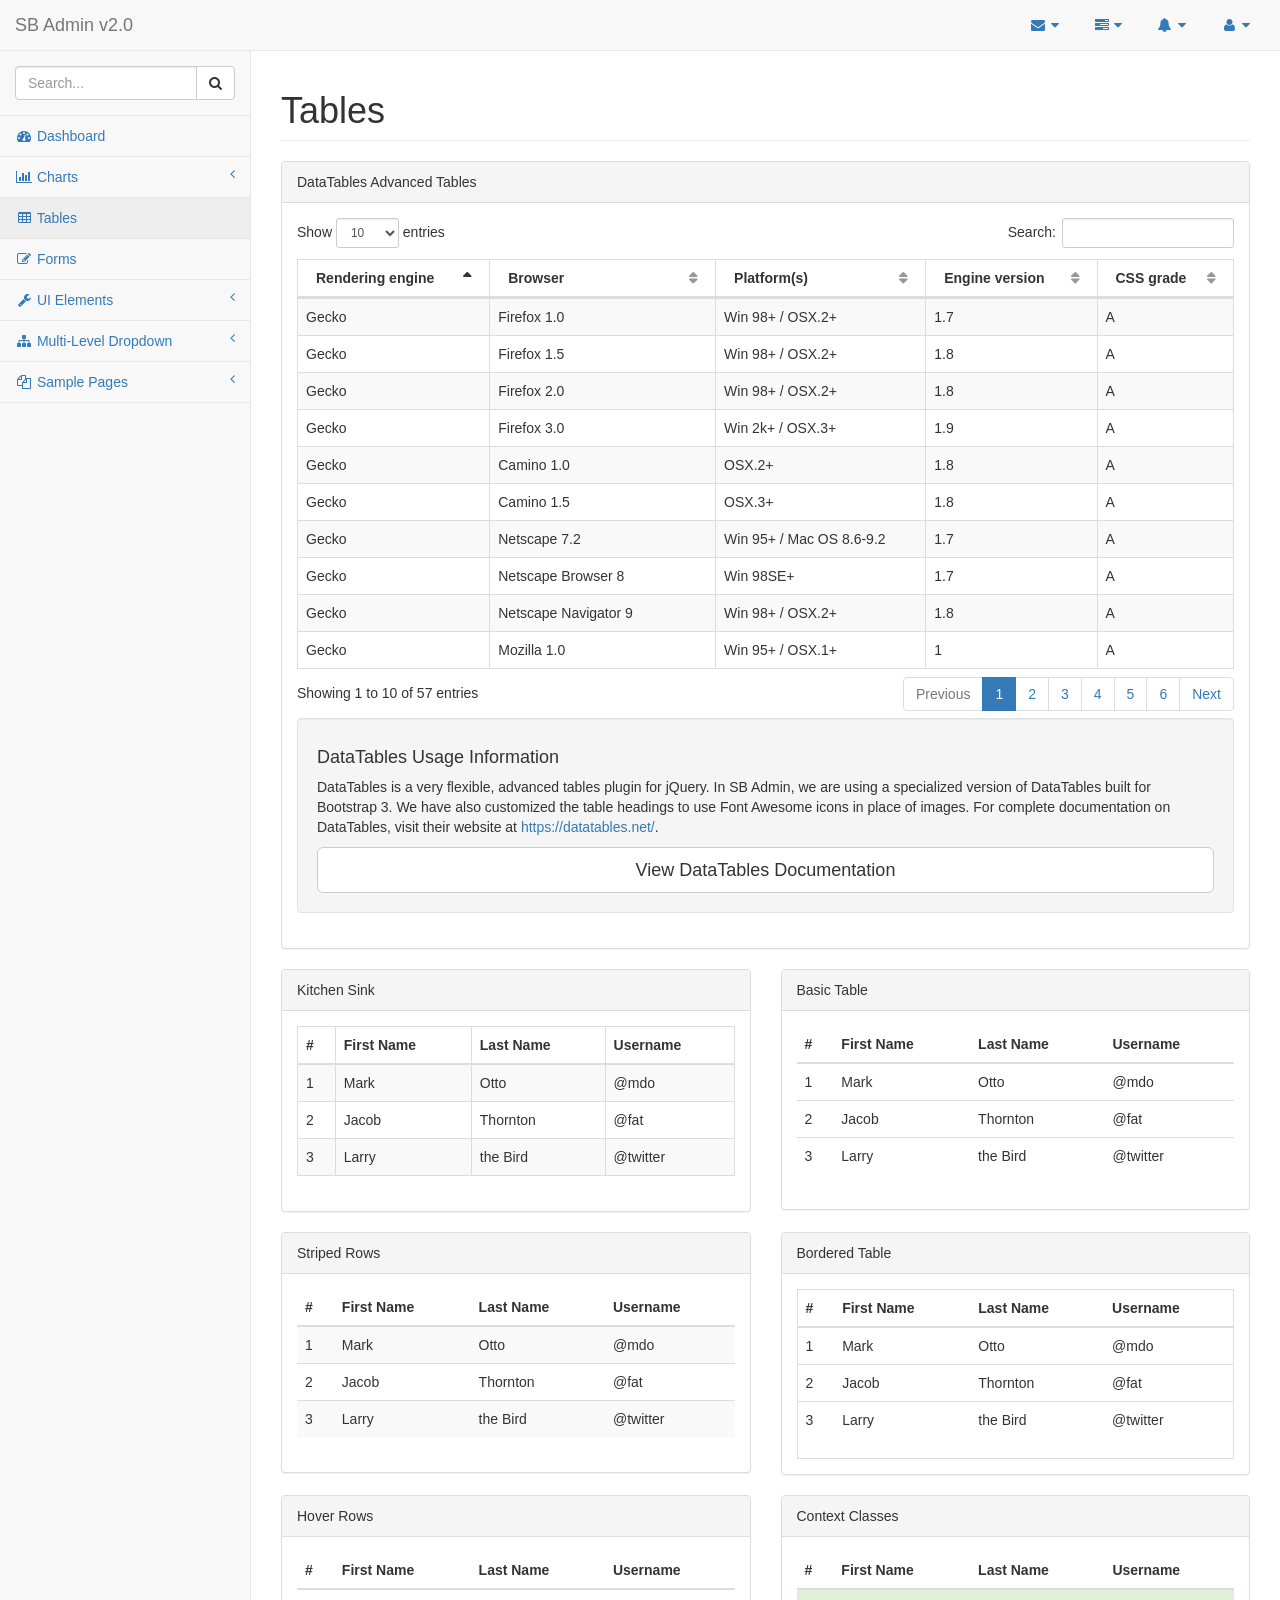
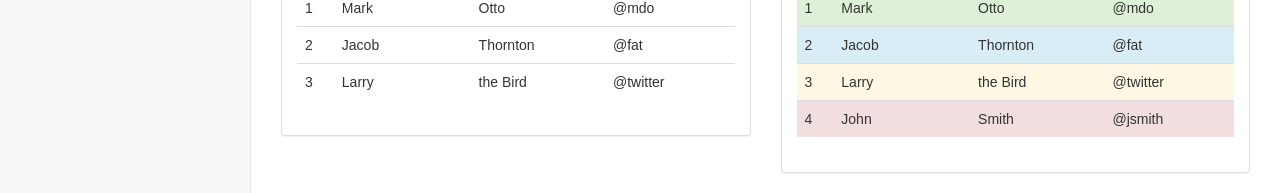
<file: static/pages/tables.html>
<!DOCTYPE html>
<html lang="en">

<head>

    <meta charset="utf-8">
    <meta http-equiv="X-UA-Compatible" content="IE=edge">
    <meta name="viewport" content="width=device-width, initial-scale=1">
    <meta name="description" content="">
    <meta name="author" content="">

    <title>SB Admin 2 - Bootstrap Admin Theme</title>

    <!-- Bootstrap Core CSS -->
    <link href="../vendor/bootstrap/css/bootstrap.min.css" rel="stylesheet">

    <!-- MetisMenu CSS -->
    <link href="../vendor/metisMenu/metisMenu.min.css" rel="stylesheet">

    <!-- DataTables CSS -->
    <link href="../vendor/datatables-plugins/dataTables.bootstrap.css" rel="stylesheet">

    <!-- DataTables Responsive CSS -->
    <link href="../vendor/datatables-responsive/dataTables.responsive.css" rel="stylesheet">

    <!-- Custom CSS -->
    <link href="../dist/css/sb-admin-2.css" rel="stylesheet">

    <!-- Custom Fonts -->
    <link href="../vendor/font-awesome/css/font-awesome.min.css" rel="stylesheet" type="text/css">

    <!-- HTML5 Shim and Respond.js IE8 support of HTML5 elements and media queries -->
    <!-- WARNING: Respond.js doesn't work if you view the page via file:// -->
    <!--[if lt IE 9]>
        <script src="https://oss.maxcdn.com/libs/html5shiv/3.7.0/html5shiv.js"></script>
        <script src="https://oss.maxcdn.com/libs/respond.js/1.4.2/respond.min.js"></script>
    <![endif]-->

</head>

<body>

    <div id="wrapper">

        <!-- Navigation -->
        <nav class="navbar navbar-default navbar-static-top" role="navigation" style="margin-bottom: 0">
            <div class="navbar-header">
                <button type="button" class="navbar-toggle" data-toggle="collapse" data-target=".navbar-collapse">
                    <span class="sr-only">Toggle navigation</span>
                    <span class="icon-bar"></span>
                    <span class="icon-bar"></span>
                    <span class="icon-bar"></span>
                </button>
                <a class="navbar-brand" href="index.html">SB Admin v2.0</a>
            </div>
            <!-- /.navbar-header -->

            <ul class="nav navbar-top-links navbar-right">
                <li class="dropdown">
                    <a class="dropdown-toggle" data-toggle="dropdown" href="#">
                        <i class="fa fa-envelope fa-fw"></i> <i class="fa fa-caret-down"></i>
                    </a>
                    <ul class="dropdown-menu dropdown-messages">
                        <li>
                            <a href="#">
                                <div>
                                    <strong>John Smith</strong>
                                    <span class="pull-right text-muted">
                                        <em>Yesterday</em>
                                    </span>
                                </div>
                                <div>Lorem ipsum dolor sit amet, consectetur adipiscing elit. Pellentesque eleifend...</div>
                            </a>
                        </li>
                        <li class="divider"></li>
                        <li>
                            <a href="#">
                                <div>
                                    <strong>John Smith</strong>
                                    <span class="pull-right text-muted">
                                        <em>Yesterday</em>
                                    </span>
                                </div>
                                <div>Lorem ipsum dolor sit amet, consectetur adipiscing elit. Pellentesque eleifend...</div>
                            </a>
                        </li>
                        <li class="divider"></li>
                        <li>
                            <a href="#">
                                <div>
                                    <strong>John Smith</strong>
                                    <span class="pull-right text-muted">
                                        <em>Yesterday</em>
                                    </span>
                                </div>
                                <div>Lorem ipsum dolor sit amet, consectetur adipiscing elit. Pellentesque eleifend...</div>
                            </a>
                        </li>
                        <li class="divider"></li>
                        <li>
                            <a class="text-center" href="#">
                                <strong>Read All Messages</strong>
                                <i class="fa fa-angle-right"></i>
                            </a>
                        </li>
                    </ul>
                    <!-- /.dropdown-messages -->
                </li>
                <!-- /.dropdown -->
                <li class="dropdown">
                    <a class="dropdown-toggle" data-toggle="dropdown" href="#">
                        <i class="fa fa-tasks fa-fw"></i> <i class="fa fa-caret-down"></i>
                    </a>
                    <ul class="dropdown-menu dropdown-tasks">
                        <li>
                            <a href="#">
                                <div>
                                    <p>
                                        <strong>Task 1</strong>
                                        <span class="pull-right text-muted">40% Complete</span>
                                    </p>
                                    <div class="progress progress-striped active">
                                        <div class="progress-bar progress-bar-success" role="progressbar" aria-valuenow="40" aria-valuemin="0" aria-valuemax="100" style="width: 40%">
                                            <span class="sr-only">40% Complete (success)</span>
                                        </div>
                                    </div>
                                </div>
                            </a>
                        </li>
                        <li class="divider"></li>
                        <li>
                            <a href="#">
                                <div>
                                    <p>
                                        <strong>Task 2</strong>
                                        <span class="pull-right text-muted">20% Complete</span>
                                    </p>
                                    <div class="progress progress-striped active">
                                        <div class="progress-bar progress-bar-info" role="progressbar" aria-valuenow="20" aria-valuemin="0" aria-valuemax="100" style="width: 20%">
                                            <span class="sr-only">20% Complete</span>
                                        </div>
                                    </div>
                                </div>
                            </a>
                        </li>
                        <li class="divider"></li>
                        <li>
                            <a href="#">
                                <div>
                                    <p>
                                        <strong>Task 3</strong>
                                        <span class="pull-right text-muted">60% Complete</span>
                                    </p>
                                    <div class="progress progress-striped active">
                                        <div class="progress-bar progress-bar-warning" role="progressbar" aria-valuenow="60" aria-valuemin="0" aria-valuemax="100" style="width: 60%">
                                            <span class="sr-only">60% Complete (warning)</span>
                                        </div>
                                    </div>
                                </div>
                            </a>
                        </li>
                        <li class="divider"></li>
                        <li>
                            <a href="#">
                                <div>
                                    <p>
                                        <strong>Task 4</strong>
                                        <span class="pull-right text-muted">80% Complete</span>
                                    </p>
                                    <div class="progress progress-striped active">
                                        <div class="progress-bar progress-bar-danger" role="progressbar" aria-valuenow="80" aria-valuemin="0" aria-valuemax="100" style="width: 80%">
                                            <span class="sr-only">80% Complete (danger)</span>
                                        </div>
                                    </div>
                                </div>
                            </a>
                        </li>
                        <li class="divider"></li>
                        <li>
                            <a class="text-center" href="#">
                                <strong>See All Tasks</strong>
                                <i class="fa fa-angle-right"></i>
                            </a>
                        </li>
                    </ul>
                    <!-- /.dropdown-tasks -->
                </li>
                <!-- /.dropdown -->
                <li class="dropdown">
                    <a class="dropdown-toggle" data-toggle="dropdown" href="#">
                        <i class="fa fa-bell fa-fw"></i> <i class="fa fa-caret-down"></i>
                    </a>
                    <ul class="dropdown-menu dropdown-alerts">
                        <li>
                            <a href="#">
                                <div>
                                    <i class="fa fa-comment fa-fw"></i> New Comment
                                    <span class="pull-right text-muted small">4 minutes ago</span>
                                </div>
                            </a>
                        </li>
                        <li class="divider"></li>
                        <li>
                            <a href="#">
                                <div>
                                    <i class="fa fa-twitter fa-fw"></i> 3 New Followers
                                    <span class="pull-right text-muted small">12 minutes ago</span>
                                </div>
                            </a>
                        </li>
                        <li class="divider"></li>
                        <li>
                            <a href="#">
                                <div>
                                    <i class="fa fa-envelope fa-fw"></i> Message Sent
                                    <span class="pull-right text-muted small">4 minutes ago</span>
                                </div>
                            </a>
                        </li>
                        <li class="divider"></li>
                        <li>
                            <a href="#">
                                <div>
                                    <i class="fa fa-tasks fa-fw"></i> New Task
                                    <span class="pull-right text-muted small">4 minutes ago</span>
                                </div>
                            </a>
                        </li>
                        <li class="divider"></li>
                        <li>
                            <a href="#">
                                <div>
                                    <i class="fa fa-upload fa-fw"></i> Server Rebooted
                                    <span class="pull-right text-muted small">4 minutes ago</span>
                                </div>
                            </a>
                        </li>
                        <li class="divider"></li>
                        <li>
                            <a class="text-center" href="#">
                                <strong>See All Alerts</strong>
                                <i class="fa fa-angle-right"></i>
                            </a>
                        </li>
                    </ul>
                    <!-- /.dropdown-alerts -->
                </li>
                <!-- /.dropdown -->
                <li class="dropdown">
                    <a class="dropdown-toggle" data-toggle="dropdown" href="#">
                        <i class="fa fa-user fa-fw"></i> <i class="fa fa-caret-down"></i>
                    </a>
                    <ul class="dropdown-menu dropdown-user">
                        <li><a href="#"><i class="fa fa-user fa-fw"></i> User Profile</a>
                        </li>
                        <li><a href="#"><i class="fa fa-gear fa-fw"></i> Settings</a>
                        </li>
                        <li class="divider"></li>
                        <li><a href="login.html"><i class="fa fa-sign-out fa-fw"></i> Logout</a>
                        </li>
                    </ul>
                    <!-- /.dropdown-user -->
                </li>
                <!-- /.dropdown -->
            </ul>
            <!-- /.navbar-top-links -->

            <div class="navbar-default sidebar" role="navigation">
                <div class="sidebar-nav navbar-collapse">
                    <ul class="nav" id="side-menu">
                        <li class="sidebar-search">
                            <div class="input-group custom-search-form">
                                <input type="text" class="form-control" placeholder="Search...">
                                <span class="input-group-btn">
                                <button class="btn btn-default" type="button">
                                    <i class="fa fa-search"></i>
                                </button>
                            </span>
                            </div>
                            <!-- /input-group -->
                        </li>
                        <li>
                            <a href="index.html"><i class="fa fa-dashboard fa-fw"></i> Dashboard</a>
                        </li>
                        <li>
                            <a href="#"><i class="fa fa-bar-chart-o fa-fw"></i> Charts<span class="fa arrow"></span></a>
                            <ul class="nav nav-second-level">
                                <li>
                                    <a href="flot.html">Flot Charts</a>
                                </li>
                                <li>
                                    <a href="morris.html">Morris.js Charts</a>
                                </li>
                            </ul>
                            <!-- /.nav-second-level -->
                        </li>
                        <li>
                            <a href="tables.html"><i class="fa fa-table fa-fw"></i> Tables</a>
                        </li>
                        <li>
                            <a href="forms.html"><i class="fa fa-edit fa-fw"></i> Forms</a>
                        </li>
                        <li>
                            <a href="#"><i class="fa fa-wrench fa-fw"></i> UI Elements<span class="fa arrow"></span></a>
                            <ul class="nav nav-second-level">
                                <li>
                                    <a href="panels-wells.html">Panels and Wells</a>
                                </li>
                                <li>
                                    <a href="buttons.html">Buttons</a>
                                </li>
                                <li>
                                    <a href="notifications.html">Notifications</a>
                                </li>
                                <li>
                                    <a href="typography.html">Typography</a>
                                </li>
                                <li>
                                    <a href="icons.html"> Icons</a>
                                </li>
                                <li>
                                    <a href="grid.html">Grid</a>
                                </li>
                            </ul>
                            <!-- /.nav-second-level -->
                        </li>
                        <li>
                            <a href="#"><i class="fa fa-sitemap fa-fw"></i> Multi-Level Dropdown<span class="fa arrow"></span></a>
                            <ul class="nav nav-second-level">
                                <li>
                                    <a href="#">Second Level Item</a>
                                </li>
                                <li>
                                    <a href="#">Second Level Item</a>
                                </li>
                                <li>
                                    <a href="#">Third Level <span class="fa arrow"></span></a>
                                    <ul class="nav nav-third-level">
                                        <li>
                                            <a href="#">Third Level Item</a>
                                        </li>
                                        <li>
                                            <a href="#">Third Level Item</a>
                                        </li>
                                        <li>
                                            <a href="#">Third Level Item</a>
                                        </li>
                                        <li>
                                            <a href="#">Third Level Item</a>
                                        </li>
                                    </ul>
                                    <!-- /.nav-third-level -->
                                </li>
                            </ul>
                            <!-- /.nav-second-level -->
                        </li>
                        <li>
                            <a href="#"><i class="fa fa-files-o fa-fw"></i> Sample Pages<span class="fa arrow"></span></a>
                            <ul class="nav nav-second-level">
                                <li>
                                    <a href="blank.html">Blank Page</a>
                                </li>
                                <li>
                                    <a href="login.html">Login Page</a>
                                </li>
                            </ul>
                            <!-- /.nav-second-level -->
                        </li>
                    </ul>
                </div>
                <!-- /.sidebar-collapse -->
            </div>
            <!-- /.navbar-static-side -->
        </nav>

        <div id="page-wrapper">
            <div class="row">
                <div class="col-lg-12">
                    <h1 class="page-header">Tables</h1>
                </div>
                <!-- /.col-lg-12 -->
            </div>
            <!-- /.row -->
            <div class="row">
                <div class="col-lg-12">
                    <div class="panel panel-default">
                        <div class="panel-heading">
                            DataTables Advanced Tables
                        </div>
                        <!-- /.panel-heading -->
                        <div class="panel-body">
                            <table width="100%" class="table table-striped table-bordered table-hover" id="dataTables-example">
                                <thead>
                                    <tr>
                                        <th>Rendering engine</th>
                                        <th>Browser</th>
                                        <th>Platform(s)</th>
                                        <th>Engine version</th>
                                        <th>CSS grade</th>
                                    </tr>
                                </thead>
                                <tbody>
                                    <tr class="odd gradeX">
                                        <td>Trident</td>
                                        <td>Internet Explorer 4.0</td>
                                        <td>Win 95+</td>
                                        <td class="center">4</td>
                                        <td class="center">X</td>
                                    </tr>
                                    <tr class="even gradeC">
                                        <td>Trident</td>
                                        <td>Internet Explorer 5.0</td>
                                        <td>Win 95+</td>
                                        <td class="center">5</td>
                                        <td class="center">C</td>
                                    </tr>
                                    <tr class="odd gradeA">
                                        <td>Trident</td>
                                        <td>Internet Explorer 5.5</td>
                                        <td>Win 95+</td>
                                        <td class="center">5.5</td>
                                        <td class="center">A</td>
                                    </tr>
                                    <tr class="even gradeA">
                                        <td>Trident</td>
                                        <td>Internet Explorer 6</td>
                                        <td>Win 98+</td>
                                        <td class="center">6</td>
                                        <td class="center">A</td>
                                    </tr>
                                    <tr class="odd gradeA">
                                        <td>Trident</td>
                                        <td>Internet Explorer 7</td>
                                        <td>Win XP SP2+</td>
                                        <td class="center">7</td>
                                        <td class="center">A</td>
                                    </tr>
                                    <tr class="even gradeA">
                                        <td>Trident</td>
                                        <td>AOL browser (AOL desktop)</td>
                                        <td>Win XP</td>
                                        <td class="center">6</td>
                                        <td class="center">A</td>
                                    </tr>
                                    <tr class="gradeA">
                                        <td>Gecko</td>
                                        <td>Firefox 1.0</td>
                                        <td>Win 98+ / OSX.2+</td>
                                        <td class="center">1.7</td>
                                        <td class="center">A</td>
                                    </tr>
                                    <tr class="gradeA">
                                        <td>Gecko</td>
                                        <td>Firefox 1.5</td>
                                        <td>Win 98+ / OSX.2+</td>
                                        <td class="center">1.8</td>
                                        <td class="center">A</td>
                                    </tr>
                                    <tr class="gradeA">
                                        <td>Gecko</td>
                                        <td>Firefox 2.0</td>
                                        <td>Win 98+ / OSX.2+</td>
                                        <td class="center">1.8</td>
                                        <td class="center">A</td>
                                    </tr>
                                    <tr class="gradeA">
                                        <td>Gecko</td>
                                        <td>Firefox 3.0</td>
                                        <td>Win 2k+ / OSX.3+</td>
                                        <td class="center">1.9</td>
                                        <td class="center">A</td>
                                    </tr>
                                    <tr class="gradeA">
                                        <td>Gecko</td>
                                        <td>Camino 1.0</td>
                                        <td>OSX.2+</td>
                                        <td class="center">1.8</td>
                                        <td class="center">A</td>
                                    </tr>
                                    <tr class="gradeA">
                                        <td>Gecko</td>
                                        <td>Camino 1.5</td>
                                        <td>OSX.3+</td>
                                        <td class="center">1.8</td>
                                        <td class="center">A</td>
                                    </tr>
                                    <tr class="gradeA">
                                        <td>Gecko</td>
                                        <td>Netscape 7.2</td>
                                        <td>Win 95+ / Mac OS 8.6-9.2</td>
                                        <td class="center">1.7</td>
                                        <td class="center">A</td>
                                    </tr>
                                    <tr class="gradeA">
                                        <td>Gecko</td>
                                        <td>Netscape Browser 8</td>
                                        <td>Win 98SE+</td>
                                        <td class="center">1.7</td>
                                        <td class="center">A</td>
                                    </tr>
                                    <tr class="gradeA">
                                        <td>Gecko</td>
                                        <td>Netscape Navigator 9</td>
                                        <td>Win 98+ / OSX.2+</td>
                                        <td class="center">1.8</td>
                                        <td class="center">A</td>
                                    </tr>
                                    <tr class="gradeA">
                                        <td>Gecko</td>
                                        <td>Mozilla 1.0</td>
                                        <td>Win 95+ / OSX.1+</td>
                                        <td class="center">1</td>
                                        <td class="center">A</td>
                                    </tr>
                                    <tr class="gradeA">
                                        <td>Gecko</td>
                                        <td>Mozilla 1.1</td>
                                        <td>Win 95+ / OSX.1+</td>
                                        <td class="center">1.1</td>
                                        <td class="center">A</td>
                                    </tr>
                                    <tr class="gradeA">
                                        <td>Gecko</td>
                                        <td>Mozilla 1.2</td>
                                        <td>Win 95+ / OSX.1+</td>
                                        <td class="center">1.2</td>
                                        <td class="center">A</td>
                                    </tr>
                                    <tr class="gradeA">
                                        <td>Gecko</td>
                                        <td>Mozilla 1.3</td>
                                        <td>Win 95+ / OSX.1+</td>
                                        <td class="center">1.3</td>
                                        <td class="center">A</td>
                                    </tr>
                                    <tr class="gradeA">
                                        <td>Gecko</td>
                                        <td>Mozilla 1.4</td>
                                        <td>Win 95+ / OSX.1+</td>
                                        <td class="center">1.4</td>
                                        <td class="center">A</td>
                                    </tr>
                                    <tr class="gradeA">
                                        <td>Gecko</td>
                                        <td>Mozilla 1.5</td>
                                        <td>Win 95+ / OSX.1+</td>
                                        <td class="center">1.5</td>
                                        <td class="center">A</td>
                                    </tr>
                                    <tr class="gradeA">
                                        <td>Gecko</td>
                                        <td>Mozilla 1.6</td>
                                        <td>Win 95+ / OSX.1+</td>
                                        <td class="center">1.6</td>
                                        <td class="center">A</td>
                                    </tr>
                                    <tr class="gradeA">
                                        <td>Gecko</td>
                                        <td>Mozilla 1.7</td>
                                        <td>Win 98+ / OSX.1+</td>
                                        <td class="center">1.7</td>
                                        <td class="center">A</td>
                                    </tr>
                                    <tr class="gradeA">
                                        <td>Gecko</td>
                                        <td>Mozilla 1.8</td>
                                        <td>Win 98+ / OSX.1+</td>
                                        <td class="center">1.8</td>
                                        <td class="center">A</td>
                                    </tr>
                                    <tr class="gradeA">
                                        <td>Gecko</td>
                                        <td>Seamonkey 1.1</td>
                                        <td>Win 98+ / OSX.2+</td>
                                        <td class="center">1.8</td>
                                        <td class="center">A</td>
                                    </tr>
                                    <tr class="gradeA">
                                        <td>Gecko</td>
                                        <td>Epiphany 2.20</td>
                                        <td>Gnome</td>
                                        <td class="center">1.8</td>
                                        <td class="center">A</td>
                                    </tr>
                                    <tr class="gradeA">
                                        <td>Webkit</td>
                                        <td>Safari 1.2</td>
                                        <td>OSX.3</td>
                                        <td class="center">125.5</td>
                                        <td class="center">A</td>
                                    </tr>
                                    <tr class="gradeA">
                                        <td>Webkit</td>
                                        <td>Safari 1.3</td>
                                        <td>OSX.3</td>
                                        <td class="center">312.8</td>
                                        <td class="center">A</td>
                                    </tr>
                                    <tr class="gradeA">
                                        <td>Webkit</td>
                                        <td>Safari 2.0</td>
                                        <td>OSX.4+</td>
                                        <td class="center">419.3</td>
                                        <td class="center">A</td>
                                    </tr>
                                    <tr class="gradeA">
                                        <td>Webkit</td>
                                        <td>Safari 3.0</td>
                                        <td>OSX.4+</td>
                                        <td class="center">522.1</td>
                                        <td class="center">A</td>
                                    </tr>
                                    <tr class="gradeA">
                                        <td>Webkit</td>
                                        <td>OmniWeb 5.5</td>
                                        <td>OSX.4+</td>
                                        <td class="center">420</td>
                                        <td class="center">A</td>
                                    </tr>
                                    <tr class="gradeA">
                                        <td>Webkit</td>
                                        <td>iPod Touch / iPhone</td>
                                        <td>iPod</td>
                                        <td class="center">420.1</td>
                                        <td class="center">A</td>
                                    </tr>
                                    <tr class="gradeA">
                                        <td>Webkit</td>
                                        <td>S60</td>
                                        <td>S60</td>
                                        <td class="center">413</td>
                                        <td class="center">A</td>
                                    </tr>
                                    <tr class="gradeA">
                                        <td>Presto</td>
                                        <td>Opera 7.0</td>
                                        <td>Win 95+ / OSX.1+</td>
                                        <td class="center">-</td>
                                        <td class="center">A</td>
                                    </tr>
                                    <tr class="gradeA">
                                        <td>Presto</td>
                                        <td>Opera 7.5</td>
                                        <td>Win 95+ / OSX.2+</td>
                                        <td class="center">-</td>
                                        <td class="center">A</td>
                                    </tr>
                                    <tr class="gradeA">
                                        <td>Presto</td>
                                        <td>Opera 8.0</td>
                                        <td>Win 95+ / OSX.2+</td>
                                        <td class="center">-</td>
                                        <td class="center">A</td>
                                    </tr>
                                    <tr class="gradeA">
                                        <td>Presto</td>
                                        <td>Opera 8.5</td>
                                        <td>Win 95+ / OSX.2+</td>
                                        <td class="center">-</td>
                                        <td class="center">A</td>
                                    </tr>
                                    <tr class="gradeA">
                                        <td>Presto</td>
                                        <td>Opera 9.0</td>
                                        <td>Win 95+ / OSX.3+</td>
                                        <td class="center">-</td>
                                        <td class="center">A</td>
                                    </tr>
                                    <tr class="gradeA">
                                        <td>Presto</td>
                                        <td>Opera 9.2</td>
                                        <td>Win 88+ / OSX.3+</td>
                                        <td class="center">-</td>
                                        <td class="center">A</td>
                                    </tr>
                                    <tr class="gradeA">
                                        <td>Presto</td>
                                        <td>Opera 9.5</td>
                                        <td>Win 88+ / OSX.3+</td>
                                        <td class="center">-</td>
                                        <td class="center">A</td>
                                    </tr>
                                    <tr class="gradeA">
                                        <td>Presto</td>
                                        <td>Opera for Wii</td>
                                        <td>Wii</td>
                                        <td class="center">-</td>
                                        <td class="center">A</td>
                                    </tr>
                                    <tr class="gradeA">
                                        <td>Presto</td>
                                        <td>Nokia N800</td>
                                        <td>N800</td>
                                        <td class="center">-</td>
                                        <td class="center">A</td>
                                    </tr>
                                    <tr class="gradeA">
                                        <td>Presto</td>
                                        <td>Nintendo DS browser</td>
                                        <td>Nintendo DS</td>
                                        <td class="center">8.5</td>
                                        <td class="center">C/A<sup>1</sup>
                                        </td>
                                    </tr>
                                    <tr class="gradeC">
                                        <td>KHTML</td>
                                        <td>Konqureror 3.1</td>
                                        <td>KDE 3.1</td>
                                        <td class="center">3.1</td>
                                        <td class="center">C</td>
                                    </tr>
                                    <tr class="gradeA">
                                        <td>KHTML</td>
                                        <td>Konqureror 3.3</td>
                                        <td>KDE 3.3</td>
                                        <td class="center">3.3</td>
                                        <td class="center">A</td>
                                    </tr>
                                    <tr class="gradeA">
                                        <td>KHTML</td>
                                        <td>Konqureror 3.5</td>
                                        <td>KDE 3.5</td>
                                        <td class="center">3.5</td>
                                        <td class="center">A</td>
                                    </tr>
                                    <tr class="gradeX">
                                        <td>Tasman</td>
                                        <td>Internet Explorer 4.5</td>
                                        <td>Mac OS 8-9</td>
                                        <td class="center">-</td>
                                        <td class="center">X</td>
                                    </tr>
                                    <tr class="gradeC">
                                        <td>Tasman</td>
                                        <td>Internet Explorer 5.1</td>
                                        <td>Mac OS 7.6-9</td>
                                        <td class="center">1</td>
                                        <td class="center">C</td>
                                    </tr>
                                    <tr class="gradeC">
                                        <td>Tasman</td>
                                        <td>Internet Explorer 5.2</td>
                                        <td>Mac OS 8-X</td>
                                        <td class="center">1</td>
                                        <td class="center">C</td>
                                    </tr>
                                    <tr class="gradeA">
                                        <td>Misc</td>
                                        <td>NetFront 3.1</td>
                                        <td>Embedded devices</td>
                                        <td class="center">-</td>
                                        <td class="center">C</td>
                                    </tr>
                                    <tr class="gradeA">
                                        <td>Misc</td>
                                        <td>NetFront 3.4</td>
                                        <td>Embedded devices</td>
                                        <td class="center">-</td>
                                        <td class="center">A</td>
                                    </tr>
                                    <tr class="gradeX">
                                        <td>Misc</td>
                                        <td>Dillo 0.8</td>
                                        <td>Embedded devices</td>
                                        <td class="center">-</td>
                                        <td class="center">X</td>
                                    </tr>
                                    <tr class="gradeX">
                                        <td>Misc</td>
                                        <td>Links</td>
                                        <td>Text only</td>
                                        <td class="center">-</td>
                                        <td class="center">X</td>
                                    </tr>
                                    <tr class="gradeX">
                                        <td>Misc</td>
                                        <td>Lynx</td>
                                        <td>Text only</td>
                                        <td class="center">-</td>
                                        <td class="center">X</td>
                                    </tr>
                                    <tr class="gradeC">
                                        <td>Misc</td>
                                        <td>IE Mobile</td>
                                        <td>Windows Mobile 6</td>
                                        <td class="center">-</td>
                                        <td class="center">C</td>
                                    </tr>
                                    <tr class="gradeC">
                                        <td>Misc</td>
                                        <td>PSP browser</td>
                                        <td>PSP</td>
                                        <td class="center">-</td>
                                        <td class="center">C</td>
                                    </tr>
                                    <tr class="gradeU">
                                        <td>Other browsers</td>
                                        <td>All others</td>
                                        <td>-</td>
                                        <td class="center">-</td>
                                        <td class="center">U</td>
                                    </tr>
                                </tbody>
                            </table>
                            <!-- /.table-responsive -->
                            <div class="well">
                                <h4>DataTables Usage Information</h4>
                                <p>DataTables is a very flexible, advanced tables plugin for jQuery. In SB Admin, we are using a specialized version of DataTables built for Bootstrap 3. We have also customized the table headings to use Font Awesome icons in place of images. For complete documentation on DataTables, visit their website at <a target="_blank" href="https://datatables.net/">https://datatables.net/</a>.</p>
                                <a class="btn btn-default btn-lg btn-block" target="_blank" href="https://datatables.net/">View DataTables Documentation</a>
                            </div>
                        </div>
                        <!-- /.panel-body -->
                    </div>
                    <!-- /.panel -->
                </div>
                <!-- /.col-lg-12 -->
            </div>
            <!-- /.row -->
            <div class="row">
                <div class="col-lg-6">
                    <div class="panel panel-default">
                        <div class="panel-heading">
                            Kitchen Sink
                        </div>
                        <!-- /.panel-heading -->
                        <div class="panel-body">
                            <div class="table-responsive">
                                <table class="table table-striped table-bordered table-hover">
                                    <thead>
                                        <tr>
                                            <th>#</th>
                                            <th>First Name</th>
                                            <th>Last Name</th>
                                            <th>Username</th>
                                        </tr>
                                    </thead>
                                    <tbody>
                                        <tr>
                                            <td>1</td>
                                            <td>Mark</td>
                                            <td>Otto</td>
                                            <td>@mdo</td>
                                        </tr>
                                        <tr>
                                            <td>2</td>
                                            <td>Jacob</td>
                                            <td>Thornton</td>
                                            <td>@fat</td>
                                        </tr>
                                        <tr>
                                            <td>3</td>
                                            <td>Larry</td>
                                            <td>the Bird</td>
                                            <td>@twitter</td>
                                        </tr>
                                    </tbody>
                                </table>
                            </div>
                            <!-- /.table-responsive -->
                        </div>
                        <!-- /.panel-body -->
                    </div>
                    <!-- /.panel -->
                </div>
                <!-- /.col-lg-6 -->
                <div class="col-lg-6">
                    <div class="panel panel-default">
                        <div class="panel-heading">
                            Basic Table
                        </div>
                        <!-- /.panel-heading -->
                        <div class="panel-body">
                            <div class="table-responsive">
                                <table class="table">
                                    <thead>
                                        <tr>
                                            <th>#</th>
                                            <th>First Name</th>
                                            <th>Last Name</th>
                                            <th>Username</th>
                                        </tr>
                                    </thead>
                                    <tbody>
                                        <tr>
                                            <td>1</td>
                                            <td>Mark</td>
                                            <td>Otto</td>
                                            <td>@mdo</td>
                                        </tr>
                                        <tr>
                                            <td>2</td>
                                            <td>Jacob</td>
                                            <td>Thornton</td>
                                            <td>@fat</td>
                                        </tr>
                                        <tr>
                                            <td>3</td>
                                            <td>Larry</td>
                                            <td>the Bird</td>
                                            <td>@twitter</td>
                                        </tr>
                                    </tbody>
                                </table>
                            </div>
                            <!-- /.table-responsive -->
                        </div>
                        <!-- /.panel-body -->
                    </div>
                    <!-- /.panel -->
                </div>
                <!-- /.col-lg-6 -->
            </div>
            <!-- /.row -->
            <div class="row">
                <div class="col-lg-6">
                    <div class="panel panel-default">
                        <div class="panel-heading">
                            Striped Rows
                        </div>
                        <!-- /.panel-heading -->
                        <div class="panel-body">
                            <div class="table-responsive">
                                <table class="table table-striped">
                                    <thead>
                                        <tr>
                                            <th>#</th>
                                            <th>First Name</th>
                                            <th>Last Name</th>
                                            <th>Username</th>
                                        </tr>
                                    </thead>
                                    <tbody>
                                        <tr>
                                            <td>1</td>
                                            <td>Mark</td>
                                            <td>Otto</td>
                                            <td>@mdo</td>
                                        </tr>
                                        <tr>
                                            <td>2</td>
                                            <td>Jacob</td>
                                            <td>Thornton</td>
                                            <td>@fat</td>
                                        </tr>
                                        <tr>
                                            <td>3</td>
                                            <td>Larry</td>
                                            <td>the Bird</td>
                                            <td>@twitter</td>
                                        </tr>
                                    </tbody>
                                </table>
                            </div>
                            <!-- /.table-responsive -->
                        </div>
                        <!-- /.panel-body -->
                    </div>
                    <!-- /.panel -->
                </div>
                <!-- /.col-lg-6 -->
                <div class="col-lg-6">
                    <div class="panel panel-default">
                        <div class="panel-heading">
                            Bordered Table
                        </div>
                        <!-- /.panel-heading -->
                        <div class="panel-body">
                            <div class="table-responsive table-bordered">
                                <table class="table">
                                    <thead>
                                        <tr>
                                            <th>#</th>
                                            <th>First Name</th>
                                            <th>Last Name</th>
                                            <th>Username</th>
                                        </tr>
                                    </thead>
                                    <tbody>
                                        <tr>
                                            <td>1</td>
                                            <td>Mark</td>
                                            <td>Otto</td>
                                            <td>@mdo</td>
                                        </tr>
                                        <tr>
                                            <td>2</td>
                                            <td>Jacob</td>
                                            <td>Thornton</td>
                                            <td>@fat</td>
                                        </tr>
                                        <tr>
                                            <td>3</td>
                                            <td>Larry</td>
                                            <td>the Bird</td>
                                            <td>@twitter</td>
                                        </tr>
                                    </tbody>
                                </table>
                            </div>
                            <!-- /.table-responsive -->
                        </div>
                        <!-- /.panel-body -->
                    </div>
                    <!-- /.panel -->
                </div>
                <!-- /.col-lg-6 -->
            </div>
            <!-- /.row -->
            <div class="row">
                <div class="col-lg-6">
                    <div class="panel panel-default">
                        <div class="panel-heading">
                            Hover Rows
                        </div>
                        <!-- /.panel-heading -->
                        <div class="panel-body">
                            <div class="table-responsive">
                                <table class="table table-hover">
                                    <thead>
                                        <tr>
                                            <th>#</th>
                                            <th>First Name</th>
                                            <th>Last Name</th>
                                            <th>Username</th>
                                        </tr>
                                    </thead>
                                    <tbody>
                                        <tr>
                                            <td>1</td>
                                            <td>Mark</td>
                                            <td>Otto</td>
                                            <td>@mdo</td>
                                        </tr>
                                        <tr>
                                            <td>2</td>
                                            <td>Jacob</td>
                                            <td>Thornton</td>
                                            <td>@fat</td>
                                        </tr>
                                        <tr>
                                            <td>3</td>
                                            <td>Larry</td>
                                            <td>the Bird</td>
                                            <td>@twitter</td>
                                        </tr>
                                    </tbody>
                                </table>
                            </div>
                            <!-- /.table-responsive -->
                        </div>
                        <!-- /.panel-body -->
                    </div>
                    <!-- /.panel -->
                </div>
                <!-- /.col-lg-6 -->
                <div class="col-lg-6">
                    <div class="panel panel-default">
                        <div class="panel-heading">
                            Context Classes
                        </div>
                        <!-- /.panel-heading -->
                        <div class="panel-body">
                            <div class="table-responsive">
                                <table class="table">
                                    <thead>
                                        <tr>
                                            <th>#</th>
                                            <th>First Name</th>
                                            <th>Last Name</th>
                                            <th>Username</th>
                                        </tr>
                                    </thead>
                                    <tbody>
                                        <tr class="success">
                                            <td>1</td>
                                            <td>Mark</td>
                                            <td>Otto</td>
                                            <td>@mdo</td>
                                        </tr>
                                        <tr class="info">
                                            <td>2</td>
                                            <td>Jacob</td>
                                            <td>Thornton</td>
                                            <td>@fat</td>
                                        </tr>
                                        <tr class="warning">
                                            <td>3</td>
                                            <td>Larry</td>
                                            <td>the Bird</td>
                                            <td>@twitter</td>
                                        </tr>
                                        <tr class="danger">
                                            <td>4</td>
                                            <td>John</td>
                                            <td>Smith</td>
                                            <td>@jsmith</td>
                                        </tr>
                                    </tbody>
                                </table>
                            </div>
                            <!-- /.table-responsive -->
                        </div>
                        <!-- /.panel-body -->
                    </div>
                    <!-- /.panel -->
                </div>
                <!-- /.col-lg-6 -->
            </div>
            <!-- /.row -->
        </div>
        <!-- /#page-wrapper -->

    </div>
    <!-- /#wrapper -->

    <!-- jQuery -->
    <script src="../vendor/jquery/jquery.min.js"></script>

    <!-- Bootstrap Core JavaScript -->
    <script src="../vendor/bootstrap/js/bootstrap.min.js"></script>

    <!-- Metis Menu Plugin JavaScript -->
    <script src="../vendor/metisMenu/metisMenu.min.js"></script>

    <!-- DataTables JavaScript -->
    <script src="../vendor/datatables/js/jquery.dataTables.min.js"></script>
    <script src="../vendor/datatables-plugins/dataTables.bootstrap.min.js"></script>
    <script src="../vendor/datatables-responsive/dataTables.responsive.js"></script>

    <!-- Custom Theme JavaScript -->
    <script src="../dist/js/sb-admin-2.js"></script>

    <!-- Page-Level Demo Scripts - Tables - Use for reference -->
    <script>
    $(document).ready(function() {
        $('#dataTables-example').DataTable({
            responsive: true
        });
    });
    </script>

</body>

</html>
</file>
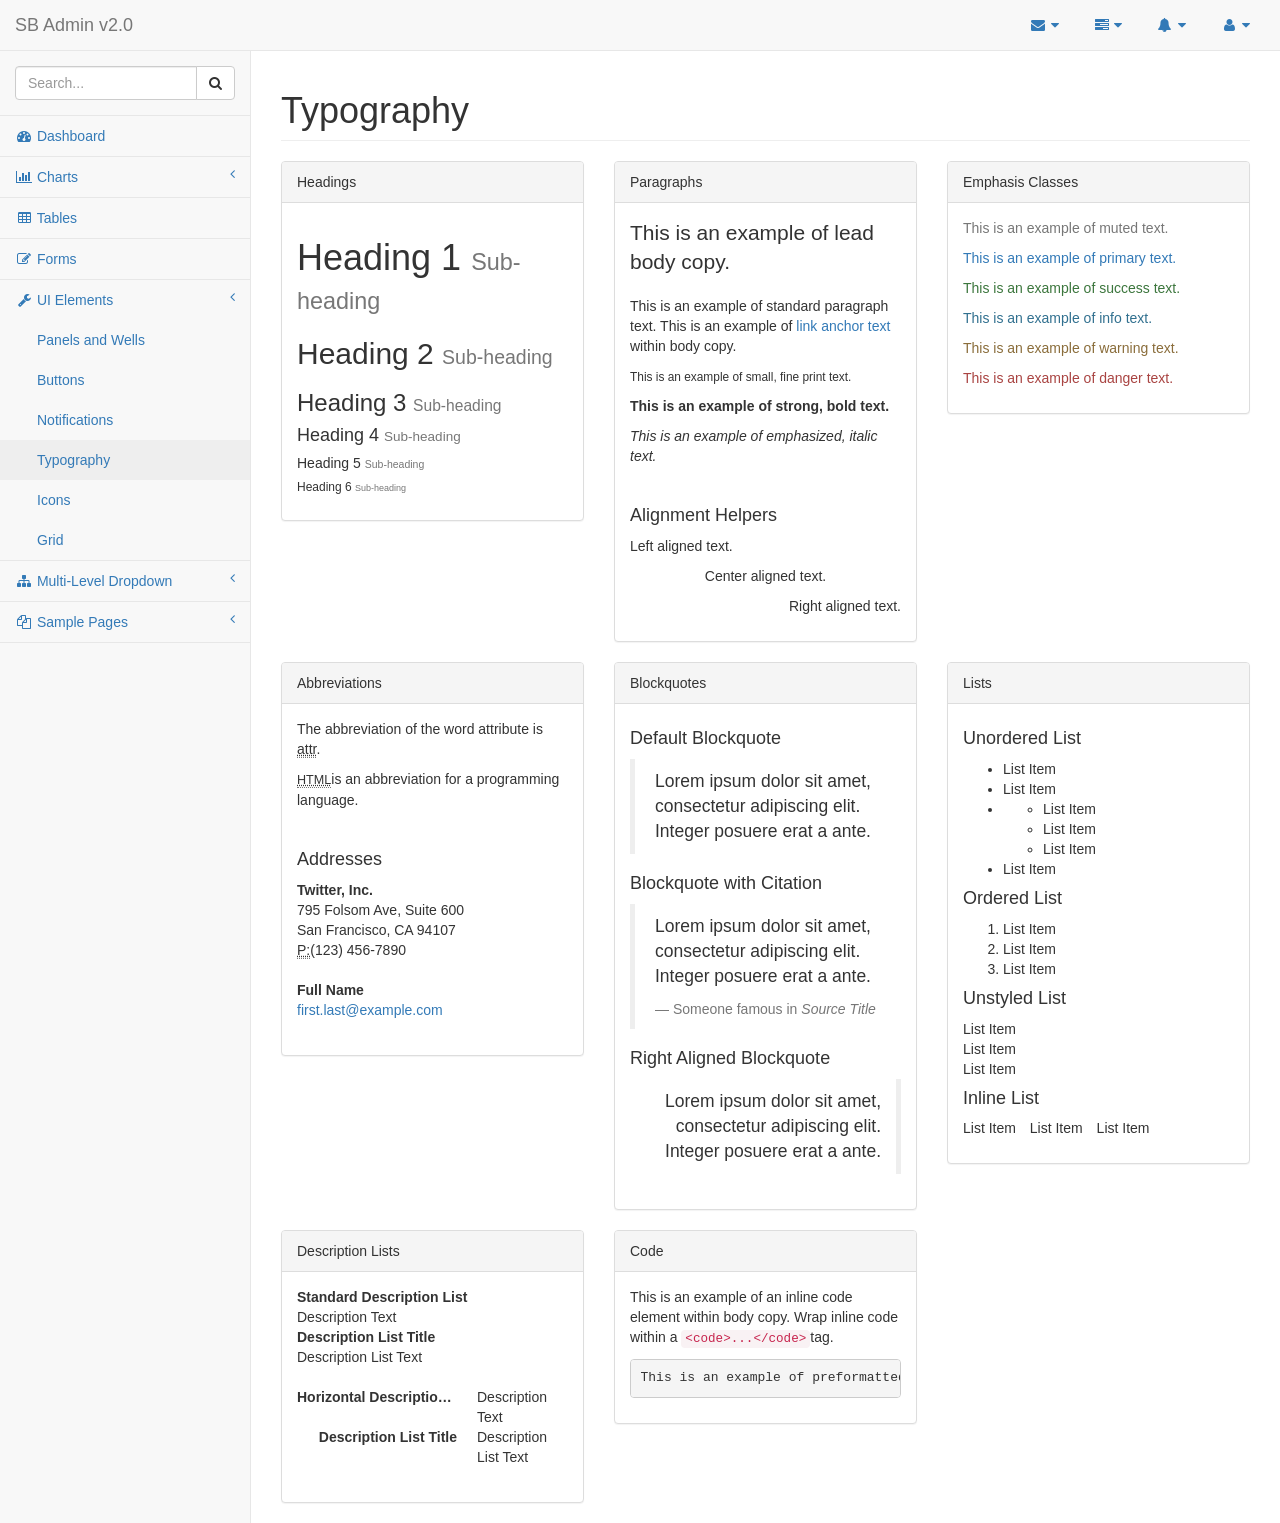
<file: static/pages/typography.html>
<!DOCTYPE html>
<html lang="en">

<head>

    <meta charset="utf-8">
    <meta http-equiv="X-UA-Compatible" content="IE=edge">
    <meta name="viewport" content="width=device-width, initial-scale=1">
    <meta name="description" content="">
    <meta name="author" content="">

    <title>SB Admin 2 - Bootstrap Admin Theme</title>

    <!-- Bootstrap Core CSS -->
    <link href="../vendor/bootstrap/css/bootstrap.min.css" rel="stylesheet">

    <!-- MetisMenu CSS -->
    <link href="../vendor/metisMenu/metisMenu.min.css" rel="stylesheet">

    <!-- Custom CSS -->
    <link href="../dist/css/sb-admin-2.css" rel="stylesheet">

    <!-- Custom Fonts -->
    <link href="../vendor/font-awesome/css/font-awesome.min.css" rel="stylesheet" type="text/css">

    <!-- HTML5 Shim and Respond.js IE8 support of HTML5 elements and media queries -->
    <!-- WARNING: Respond.js doesn't work if you view the page via file:// -->
    <!--[if lt IE 9]>
        <script src="https://oss.maxcdn.com/libs/html5shiv/3.7.0/html5shiv.js"></script>
        <script src="https://oss.maxcdn.com/libs/respond.js/1.4.2/respond.min.js"></script>
    <![endif]-->

</head>

<body>

    <div id="wrapper">

        <!-- Navigation -->
        <nav class="navbar navbar-default navbar-static-top" role="navigation" style="margin-bottom: 0">
            <div class="navbar-header">
                <button type="button" class="navbar-toggle" data-toggle="collapse" data-target=".navbar-collapse">
                    <span class="sr-only">Toggle navigation</span>
                    <span class="icon-bar"></span>
                    <span class="icon-bar"></span>
                    <span class="icon-bar"></span>
                </button>
                <a class="navbar-brand" href="index.html">SB Admin v2.0</a>
            </div>
            <!-- /.navbar-header -->

            <ul class="nav navbar-top-links navbar-right">
                <li class="dropdown">
                    <a class="dropdown-toggle" data-toggle="dropdown" href="#">
                        <i class="fa fa-envelope fa-fw"></i> <i class="fa fa-caret-down"></i>
                    </a>
                    <ul class="dropdown-menu dropdown-messages">
                        <li>
                            <a href="#">
                                <div>
                                    <strong>John Smith</strong>
                                    <span class="pull-right text-muted">
                                        <em>Yesterday</em>
                                    </span>
                                </div>
                                <div>Lorem ipsum dolor sit amet, consectetur adipiscing elit. Pellentesque eleifend...</div>
                            </a>
                        </li>
                        <li class="divider"></li>
                        <li>
                            <a href="#">
                                <div>
                                    <strong>John Smith</strong>
                                    <span class="pull-right text-muted">
                                        <em>Yesterday</em>
                                    </span>
                                </div>
                                <div>Lorem ipsum dolor sit amet, consectetur adipiscing elit. Pellentesque eleifend...</div>
                            </a>
                        </li>
                        <li class="divider"></li>
                        <li>
                            <a href="#">
                                <div>
                                    <strong>John Smith</strong>
                                    <span class="pull-right text-muted">
                                        <em>Yesterday</em>
                                    </span>
                                </div>
                                <div>Lorem ipsum dolor sit amet, consectetur adipiscing elit. Pellentesque eleifend...</div>
                            </a>
                        </li>
                        <li class="divider"></li>
                        <li>
                            <a class="text-center" href="#">
                                <strong>Read All Messages</strong>
                                <i class="fa fa-angle-right"></i>
                            </a>
                        </li>
                    </ul>
                    <!-- /.dropdown-messages -->
                </li>
                <!-- /.dropdown -->
                <li class="dropdown">
                    <a class="dropdown-toggle" data-toggle="dropdown" href="#">
                        <i class="fa fa-tasks fa-fw"></i> <i class="fa fa-caret-down"></i>
                    </a>
                    <ul class="dropdown-menu dropdown-tasks">
                        <li>
                            <a href="#">
                                <div>
                                    <p>
                                        <strong>Task 1</strong>
                                        <span class="pull-right text-muted">40% Complete</span>
                                    </p>
                                    <div class="progress progress-striped active">
                                        <div class="progress-bar progress-bar-success" role="progressbar" aria-valuenow="40" aria-valuemin="0" aria-valuemax="100" style="width: 40%">
                                            <span class="sr-only">40% Complete (success)</span>
                                        </div>
                                    </div>
                                </div>
                            </a>
                        </li>
                        <li class="divider"></li>
                        <li>
                            <a href="#">
                                <div>
                                    <p>
                                        <strong>Task 2</strong>
                                        <span class="pull-right text-muted">20% Complete</span>
                                    </p>
                                    <div class="progress progress-striped active">
                                        <div class="progress-bar progress-bar-info" role="progressbar" aria-valuenow="20" aria-valuemin="0" aria-valuemax="100" style="width: 20%">
                                            <span class="sr-only">20% Complete</span>
                                        </div>
                                    </div>
                                </div>
                            </a>
                        </li>
                        <li class="divider"></li>
                        <li>
                            <a href="#">
                                <div>
                                    <p>
                                        <strong>Task 3</strong>
                                        <span class="pull-right text-muted">60% Complete</span>
                                    </p>
                                    <div class="progress progress-striped active">
                                        <div class="progress-bar progress-bar-warning" role="progressbar" aria-valuenow="60" aria-valuemin="0" aria-valuemax="100" style="width: 60%">
                                            <span class="sr-only">60% Complete (warning)</span>
                                        </div>
                                    </div>
                                </div>
                            </a>
                        </li>
                        <li class="divider"></li>
                        <li>
                            <a href="#">
                                <div>
                                    <p>
                                        <strong>Task 4</strong>
                                        <span class="pull-right text-muted">80% Complete</span>
                                    </p>
                                    <div class="progress progress-striped active">
                                        <div class="progress-bar progress-bar-danger" role="progressbar" aria-valuenow="80" aria-valuemin="0" aria-valuemax="100" style="width: 80%">
                                            <span class="sr-only">80% Complete (danger)</span>
                                        </div>
                                    </div>
                                </div>
                            </a>
                        </li>
                        <li class="divider"></li>
                        <li>
                            <a class="text-center" href="#">
                                <strong>See All Tasks</strong>
                                <i class="fa fa-angle-right"></i>
                            </a>
                        </li>
                    </ul>
                    <!-- /.dropdown-tasks -->
                </li>
                <!-- /.dropdown -->
                <li class="dropdown">
                    <a class="dropdown-toggle" data-toggle="dropdown" href="#">
                        <i class="fa fa-bell fa-fw"></i> <i class="fa fa-caret-down"></i>
                    </a>
                    <ul class="dropdown-menu dropdown-alerts">
                        <li>
                            <a href="#">
                                <div>
                                    <i class="fa fa-comment fa-fw"></i> New Comment
                                    <span class="pull-right text-muted small">4 minutes ago</span>
                                </div>
                            </a>
                        </li>
                        <li class="divider"></li>
                        <li>
                            <a href="#">
                                <div>
                                    <i class="fa fa-twitter fa-fw"></i> 3 New Followers
                                    <span class="pull-right text-muted small">12 minutes ago</span>
                                </div>
                            </a>
                        </li>
                        <li class="divider"></li>
                        <li>
                            <a href="#">
                                <div>
                                    <i class="fa fa-envelope fa-fw"></i> Message Sent
                                    <span class="pull-right text-muted small">4 minutes ago</span>
                                </div>
                            </a>
                        </li>
                        <li class="divider"></li>
                        <li>
                            <a href="#">
                                <div>
                                    <i class="fa fa-tasks fa-fw"></i> New Task
                                    <span class="pull-right text-muted small">4 minutes ago</span>
                                </div>
                            </a>
                        </li>
                        <li class="divider"></li>
                        <li>
                            <a href="#">
                                <div>
                                    <i class="fa fa-upload fa-fw"></i> Server Rebooted
                                    <span class="pull-right text-muted small">4 minutes ago</span>
                                </div>
                            </a>
                        </li>
                        <li class="divider"></li>
                        <li>
                            <a class="text-center" href="#">
                                <strong>See All Alerts</strong>
                                <i class="fa fa-angle-right"></i>
                            </a>
                        </li>
                    </ul>
                    <!-- /.dropdown-alerts -->
                </li>
                <!-- /.dropdown -->
                <li class="dropdown">
                    <a class="dropdown-toggle" data-toggle="dropdown" href="#">
                        <i class="fa fa-user fa-fw"></i> <i class="fa fa-caret-down"></i>
                    </a>
                    <ul class="dropdown-menu dropdown-user">
                        <li><a href="#"><i class="fa fa-user fa-fw"></i> User Profile</a>
                        </li>
                        <li><a href="#"><i class="fa fa-gear fa-fw"></i> Settings</a>
                        </li>
                        <li class="divider"></li>
                        <li><a href="login.html"><i class="fa fa-sign-out fa-fw"></i> Logout</a>
                        </li>
                    </ul>
                    <!-- /.dropdown-user -->
                </li>
                <!-- /.dropdown -->
            </ul>
            <!-- /.navbar-top-links -->

            <div class="navbar-default sidebar" role="navigation">
                <div class="sidebar-nav navbar-collapse">
                    <ul class="nav" id="side-menu">
                        <li class="sidebar-search">
                            <div class="input-group custom-search-form">
                                <input type="text" class="form-control" placeholder="Search...">
                                <span class="input-group-btn">
                                <button class="btn btn-default" type="button">
                                    <i class="fa fa-search"></i>
                                </button>
                            </span>
                            </div>
                            <!-- /input-group -->
                        </li>
                        <li>
                            <a href="index.html"><i class="fa fa-dashboard fa-fw"></i> Dashboard</a>
                        </li>
                        <li>
                            <a href="#"><i class="fa fa-bar-chart-o fa-fw"></i> Charts<span class="fa arrow"></span></a>
                            <ul class="nav nav-second-level">
                                <li>
                                    <a href="flot.html">Flot Charts</a>
                                </li>
                                <li>
                                    <a href="morris.html">Morris.js Charts</a>
                                </li>
                            </ul>
                            <!-- /.nav-second-level -->
                        </li>
                        <li>
                            <a href="tables.html"><i class="fa fa-table fa-fw"></i> Tables</a>
                        </li>
                        <li>
                            <a href="forms.html"><i class="fa fa-edit fa-fw"></i> Forms</a>
                        </li>
                        <li>
                            <a href="#"><i class="fa fa-wrench fa-fw"></i> UI Elements<span class="fa arrow"></span></a>
                            <ul class="nav nav-second-level">
                                <li>
                                    <a href="panels-wells.html">Panels and Wells</a>
                                </li>
                                <li>
                                    <a href="buttons.html">Buttons</a>
                                </li>
                                <li>
                                    <a href="notifications.html">Notifications</a>
                                </li>
                                <li>
                                    <a href="typography.html">Typography</a>
                                </li>
                                <li>
                                    <a href="icons.html"> Icons</a>
                                </li>
                                <li>
                                    <a href="grid.html">Grid</a>
                                </li>
                            </ul>
                            <!-- /.nav-second-level -->
                        </li>
                        <li>
                            <a href="#"><i class="fa fa-sitemap fa-fw"></i> Multi-Level Dropdown<span class="fa arrow"></span></a>
                            <ul class="nav nav-second-level">
                                <li>
                                    <a href="#">Second Level Item</a>
                                </li>
                                <li>
                                    <a href="#">Second Level Item</a>
                                </li>
                                <li>
                                    <a href="#">Third Level <span class="fa arrow"></span></a>
                                    <ul class="nav nav-third-level">
                                        <li>
                                            <a href="#">Third Level Item</a>
                                        </li>
                                        <li>
                                            <a href="#">Third Level Item</a>
                                        </li>
                                        <li>
                                            <a href="#">Third Level Item</a>
                                        </li>
                                        <li>
                                            <a href="#">Third Level Item</a>
                                        </li>
                                    </ul>
                                    <!-- /.nav-third-level -->
                                </li>
                            </ul>
                            <!-- /.nav-second-level -->
                        </li>
                        <li>
                            <a href="#"><i class="fa fa-files-o fa-fw"></i> Sample Pages<span class="fa arrow"></span></a>
                            <ul class="nav nav-second-level">
                                <li>
                                    <a href="blank.html">Blank Page</a>
                                </li>
                                <li>
                                    <a href="login.html">Login Page</a>
                                </li>
                            </ul>
                            <!-- /.nav-second-level -->
                        </li>
                    </ul>
                </div>
                <!-- /.sidebar-collapse -->
            </div>
            <!-- /.navbar-static-side -->
        </nav>

        <div id="page-wrapper">
            <div class="row">
                <div class="col-lg-12">
                    <h1 class="page-header">Typography</h1>
                </div>
                <!-- /.col-lg-12 -->
            </div>
            <!-- /.row -->
            <div class="row">
                <div class="col-lg-4">
                    <div class="panel panel-default">
                        <div class="panel-heading">
                            Headings
                        </div>
                        <div class="panel-body">
                            <h1>Heading 1
                                <small>Sub-heading</small>
                            </h1>
                            <h2>Heading 2
                                <small>Sub-heading</small>
                            </h2>
                            <h3>Heading 3
                                <small>Sub-heading</small>
                            </h3>
                            <h4>Heading 4
                                <small>Sub-heading</small>
                            </h4>
                            <h5>Heading 5
                                <small>Sub-heading</small>
                            </h5>
                            <h6>Heading 6
                                <small>Sub-heading</small>
                            </h6>
                        </div>
                        <!-- /.panel-body -->
                    </div>
                    <!-- /.panel -->
                </div>
                <!-- /.col-lg-4 -->
                <div class="col-lg-4">
                    <div class="panel panel-default">
                        <div class="panel-heading">
                            Paragraphs
                        </div>
                        <div class="panel-body">
                            <p class="lead">This is an example of lead body copy.</p>
                            <p>This is an example of standard paragraph text. This is an example of <a href="#">link anchor text</a> within body copy.</p>
                            <p>
                                <small>This is an example of small, fine print text.</small>
                            </p>
                            <p>
                                <strong>This is an example of strong, bold text.</strong>
                            </p>
                            <p>
                                <em>This is an example of emphasized, italic text.</em>
                            </p>
                            <br>
                            <h4>Alignment Helpers</h4>
                            <p class="text-left">Left aligned text.</p>
                            <p class="text-center">Center aligned text.</p>
                            <p class="text-right">Right aligned text.</p>
                        </div>
                        <!-- /.panel-body -->
                    </div>
                    <!-- /.panel -->
                </div>
                <!-- /.col-lg-4 -->
                <div class="col-lg-4">
                    <div class="panel panel-default">
                        <div class="panel-heading">
                            Emphasis Classes
                        </div>
                        <div class="panel-body">
                            <p class="text-muted">This is an example of muted text.</p>
                            <p class="text-primary">This is an example of primary text.</p>
                            <p class="text-success">This is an example of success text.</p>
                            <p class="text-info">This is an example of info text.</p>
                            <p class="text-warning">This is an example of warning text.</p>
                            <p class="text-danger">This is an example of danger text.</p>
                        </div>
                        <!-- /.panel-body -->
                    </div>
                    <!-- /.panel -->
                </div>
                <!-- /.col-lg-4 -->
            </div>
            <!-- /.row -->
            <div class="row">
                <div class="col-lg-4">
                    <div class="panel panel-default">
                        <div class="panel-heading">
                            Abbreviations
                        </div>
                        <div class="panel-body">
                            <p>The abbreviation of the word attribute is
                                <abbr title="attribute">attr</abbr>.</p>
                            <p>
                                <abbr title="HyperText Markup Language" class="initialism">HTML</abbr>is an abbreviation for a programming language.</p>
                            <br>
                            <h4>Addresses</h4>
                            <address>
                                <strong>Twitter, Inc.</strong>
                                <br>795 Folsom Ave, Suite 600
                                <br>San Francisco, CA 94107
                                <br>
                                <abbr title="Phone">P:</abbr>(123) 456-7890
                            </address>
                            <address>
                                <strong>Full Name</strong>
                                <br>
                                <a href="mailto:#">first.last@example.com</a>
                            </address>
                        </div>
                        <!-- /.panel-body -->
                    </div>
                    <!-- /.panel -->
                </div>
                <!-- /.col-lg-4 -->
                <div class="col-lg-4">
                    <div class="panel panel-default">
                        <div class="panel-heading">
                            Blockquotes
                        </div>
                        <div class="panel-body">
                            <h4>Default Blockquote</h4>
                            <blockquote>
                                <p>Lorem ipsum dolor sit amet, consectetur adipiscing elit. Integer posuere erat a ante.</p>
                            </blockquote>
                            <h4>Blockquote with Citation</h4>
                            <blockquote>
                                <p>Lorem ipsum dolor sit amet, consectetur adipiscing elit. Integer posuere erat a ante.</p>
                                <small>Someone famous in
                                    <cite title="Source Title">Source Title</cite>
                                </small>
                            </blockquote>
                            <h4>Right Aligned Blockquote</h4>
                            <blockquote class="pull-right">
                                <p>Lorem ipsum dolor sit amet, consectetur adipiscing elit. Integer posuere erat a ante.</p>
                            </blockquote>
                        </div>
                        <!-- /.panel-body -->
                    </div>
                    <!-- /.panel -->
                </div>
                <!-- /.col-lg-4 -->
                <div class="col-lg-4">
                    <div class="panel panel-default">
                        <div class="panel-heading">
                            Lists
                        </div>
                        <div class="panel-body">
                            <h4>Unordered List</h4>
                            <ul>
                                <li>List Item</li>
                                <li>List Item</li>
                                <li>
                                    <ul>
                                        <li>List Item</li>
                                        <li>List Item</li>
                                        <li>List Item</li>
                                    </ul>
                                </li>
                                <li>List Item</li>
                            </ul>
                            <h4>Ordered List</h4>
                            <ol>
                                <li>List Item</li>
                                <li>List Item</li>
                                <li>List Item</li>
                            </ol>
                            <h4>Unstyled List</h4>
                            <ul class="list-unstyled">
                                <li>List Item</li>
                                <li>List Item</li>
                                <li>List Item</li>
                            </ul>
                            <h4>Inline List</h4>
                            <ul class="list-inline">
                                <li>List Item</li>
                                <li>List Item</li>
                                <li>List Item</li>
                            </ul>
                        </div>
                        <!-- /.panel-body -->
                    </div>
                    <!-- /.panel -->
                </div>
                <!-- /.col-lg-4 -->
            </div>
            <!-- /.row -->
            <div class="row">
                <div class="col-lg-4">
                    <div class="panel panel-default">
                        <div class="panel-heading">
                            Description Lists
                        </div>
                        <div class="panel-body">
                            <dl>
                                <dt>Standard Description List</dt>
                                <dd>Description Text</dd>
                                <dt>Description List Title</dt>
                                <dd>Description List Text</dd>
                            </dl>
                            <dl class="dl-horizontal">
                                <dt>Horizontal Description List</dt>
                                <dd>Description Text</dd>
                                <dt>Description List Title</dt>
                                <dd>Description List Text</dd>
                            </dl>
                        </div>
                        <!-- /.panel-body -->
                    </div>
                    <!-- /.panel -->
                </div>
                <!-- /.col-lg-4 -->
                <div class="col-lg-4">
                    <div class="panel panel-default">
                        <div class="panel-heading">
                            Code
                        </div>
                        <div class="panel-body">
                            <p>This is an example of an inline code element within body copy. Wrap inline code within a
                                <code>&lt;code&gt;...&lt;/code&gt;</code>tag.</p>
                            <pre>This is an example of preformatted text.</pre>
                        </div>
                        <!-- /.panel-body -->
                    </div>
                    <!-- /.panel -->
                </div>
                <!-- /.col-lg-4 -->
            </div>
            <!-- /.row -->
        </div>
        <!-- /#page-wrapper -->

    </div>
    <!-- /#wrapper -->

    <!-- jQuery -->
    <script src="../vendor/jquery/jquery.min.js"></script>

    <!-- Bootstrap Core JavaScript -->
    <script src="../vendor/bootstrap/js/bootstrap.min.js"></script>

    <!-- Metis Menu Plugin JavaScript -->
    <script src="../vendor/metisMenu/metisMenu.min.js"></script>

    <!-- Custom Theme JavaScript -->
    <script src="../dist/js/sb-admin-2.js"></script>

</body>

</html>
</file>
<file: static/vendor/morrisjs/morris.css>
.morris-hover{position:absolute;z-index:1000}.morris-hover.morris-default-style{border-radius:10px;padding:6px;color:#666;background:rgba(255,255,255,0.8);border:solid 2px rgba(230,230,230,0.8);font-family:sans-serif;font-size:12px;text-align:center}.morris-hover.morris-default-style .morris-hover-row-label{font-weight:bold;margin:0.25em 0}
.morris-hover.morris-default-style .morris-hover-point{white-space:nowrap;margin:0.1em 0}
</file>
<file: static/vendor/datatables-responsive/dataTables.responsive.css>
table.dataTable.dtr-inline.collapsed > tbody > tr > td:first-child,
table.dataTable.dtr-inline.collapsed > tbody > tr > th:first-child {
  position: relative;
  padding-left: 30px;
  cursor: pointer;
}
table.dataTable.dtr-inline.collapsed > tbody > tr > td:first-child:before,
table.dataTable.dtr-inline.collapsed > tbody > tr > th:first-child:before {
  top: 8px;
  left: 4px;
  height: 16px;
  width: 16px;
  display: block;
  position: absolute;
  color: white;
  border: 2px solid white;
  border-radius: 16px;
  text-align: center;
  line-height: 14px;
  box-shadow: 0 0 3px #444;
  box-sizing: content-box;
  content: '+';
  background-color: #31b131;
}
table.dataTable.dtr-inline.collapsed > tbody > tr > td:first-child.dataTables_empty:before,
table.dataTable.dtr-inline.collapsed > tbody > tr > th:first-child.dataTables_empty:before {
  display: none;
}
table.dataTable.dtr-inline.collapsed > tbody > tr.parent > td:first-child:before,
table.dataTable.dtr-inline.collapsed > tbody > tr.parent > th:first-child:before {
  content: '-';
  background-color: #d33333;
}
table.dataTable.dtr-inline.collapsed > tbody > tr.child td:before {
  display: none;
}
table.dataTable.dtr-inline.collapsed.compact > tbody > tr > td:first-child,
table.dataTable.dtr-inline.collapsed.compact > tbody > tr > th:first-child {
  padding-left: 27px;
}
table.dataTable.dtr-inline.collapsed.compact > tbody > tr > td:first-child:before,
table.dataTable.dtr-inline.collapsed.compact > tbody > tr > th:first-child:before {
  top: 5px;
  left: 4px;
  height: 14px;
  width: 14px;
  border-radius: 14px;
  line-height: 12px;
}
table.dataTable.dtr-column > tbody > tr > td.control,
table.dataTable.dtr-column > tbody > tr > th.control {
  position: relative;
  cursor: pointer;
}
table.dataTable.dtr-column > tbody > tr > td.control:before,
table.dataTable.dtr-column > tbody > tr > th.control:before {
  top: 50%;
  left: 50%;
  height: 16px;
  width: 16px;
  margin-top: -10px;
  margin-left: -10px;
  display: block;
  position: absolute;
  color: white;
  border: 2px solid white;
  border-radius: 16px;
  text-align: center;
  line-height: 14px;
  box-shadow: 0 0 3px #444;
  box-sizing: content-box;
  content: '+';
  background-color: #31b131;
}
table.dataTable.dtr-column > tbody > tr.parent td.control:before,
table.dataTable.dtr-column > tbody > tr.parent th.control:before {
  content: '-';
  background-color: #d33333;
}
table.dataTable > tbody > tr.child {
  padding: 0.5em 1em;
}
table.dataTable > tbody > tr.child:hover {
  background: transparent !important;
}
table.dataTable > tbody > tr.child ul {
  display: inline-block;
  list-style-type: none;
  margin: 0;
  padding: 0;
}
table.dataTable > tbody > tr.child ul li {
  border-bottom: 1px solid #efefef;
  padding: 0.5em 0;
}
table.dataTable > tbody > tr.child ul li:first-child {
  padding-top: 0;
}
table.dataTable > tbody > tr.child ul li:last-child {
  border-bottom: none;
}
table.dataTable > tbody > tr.child span.dtr-title {
  display: inline-block;
  min-width: 75px;
  font-weight: bold;
}
</file>
<file: static/vendor/metisMenu/metisMenu.min.css>
/*
 * metismenu - v1.1.3
 * Easy menu jQuery plugin for Twitter Bootstrap 3
 * https://github.com/onokumus/metisMenu
 *
 * Made by Osman Nuri Okumus
 * Under MIT License
 */

.arrow{float:right;line-height:1.42857}.glyphicon.arrow:before{content:"\e079"}.active>a>.glyphicon.arrow:before{content:"\e114"}.fa.arrow:before{content:"\f104"}.active>a>.fa.arrow:before{content:"\f107"}.plus-times{float:right}.fa.plus-times:before{content:"\f067"}.active>a>.fa.plus-times{filter:progid:DXImageTransform.Microsoft.BasicImage(rotation=1);-webkit-transform:rotate(45deg);-moz-transform:rotate(45deg);-ms-transform:rotate(45deg);-o-transform:rotate(45deg);transform:rotate(45deg)}.plus-minus{float:right}.fa.plus-minus:before{content:"\f067"}.active>a>.fa.plus-minus:before{content:"\f068"}
</file>
<file: static/dist/css/sb-admin-2.css>
/*!
 * Start Bootstrap - SB Admin 2 v3.3.7+1 (#template-overviews/sb-admin-2)
 * Copyright 2013-2016 Start Bootstrap
 * Licensed under MIT (https://github.com/BlackrockDigital/startbootstrap/blob/gh-pages/LICENSE)
 */
body {
  background-color: #f8f8f8;
}
#wrapper {
  width: 100%;
}
#page-wrapper {
  padding: 0 15px;
  min-height: 568px;
  background-color: white;
}
@media (min-width: 768px) {
  #page-wrapper {
    position: inherit;
    margin: 0 0 0 250px;
    padding: 0 30px;
    border-left: 1px solid #e7e7e7;
  }
}
.navbar-top-links {
  margin-right: 0;
}
.navbar-top-links li {
  display: inline-block;
}
.navbar-top-links li:last-child {
  margin-right: 15px;
}
.navbar-top-links li a {
  padding: 15px;
  min-height: 50px;
}
.navbar-top-links .dropdown-menu li {
  display: block;
}
.navbar-top-links .dropdown-menu li:last-child {
  margin-right: 0;
}
.navbar-top-links .dropdown-menu li a {
  padding: 3px 20px;
  min-height: 0;
}
.navbar-top-links .dropdown-menu li a div {
  white-space: normal;
}
.navbar-top-links .dropdown-messages,
.navbar-top-links .dropdown-tasks,
.navbar-top-links .dropdown-alerts {
  width: 310px;
  min-width: 0;
}
.navbar-top-links .dropdown-messages {
  margin-left: 5px;
}
.navbar-top-links .dropdown-tasks {
  margin-left: -59px;
}
.navbar-top-links .dropdown-alerts {
  margin-left: -123px;
}
.navbar-top-links .dropdown-user {
  right: 0;
  left: auto;
}
.sidebar .sidebar-nav.navbar-collapse {
  padding-left: 0;
  padding-right: 0;
}
.sidebar .sidebar-search {
  padding: 15px;
}
.sidebar ul li {
  border-bottom: 1px solid #e7e7e7;
}
.sidebar ul li a.active {
  background-color: #eeeeee;
}
.sidebar .arrow {
  float: right;
}
.sidebar .fa.arrow:before {
  content: "\f104";
}
.sidebar .active > a > .fa.arrow:before {
  content: "\f107";
}
.sidebar .nav-second-level li,
.sidebar .nav-third-level li {
  border-bottom: none !important;
}
.sidebar .nav-second-level li a {
  padding-left: 37px;
}
.sidebar .nav-third-level li a {
  padding-left: 52px;
}
@media (min-width: 768px) {
  .sidebar {
    z-index: 1;
    position: absolute;
    width: 250px;
    margin-top: 51px;
  }
  .navbar-top-links .dropdown-messages,
  .navbar-top-links .dropdown-tasks,
  .navbar-top-links .dropdown-alerts {
    margin-left: auto;
  }
}
.chs{text-indent:-9999px;height:0;line-height:0;font-size:0;overflow:hidden;}
.btn-outline {
  color: inherit;
  background-color: transparent;
  transition: all .5s;
}
.btn-primary.btn-outline {
  color: #428bca;
}
.btn-success.btn-outline {
  color: #5cb85c;
}
.btn-info.btn-outline {
  color: #5bc0de;
}
.btn-warning.btn-outline {
  color: #f0ad4e;
}
.btn-danger.btn-outline {
  color: #d9534f;
}
.btn-primary.btn-outline:hover,
.btn-success.btn-outline:hover,
.btn-info.btn-outline:hover,
.btn-warning.btn-outline:hover,
.btn-danger.btn-outline:hover {
  color: white;
}
.chat {
  margin: 0;
  padding: 0;
  list-style: none;
}
.chat li {
  margin-bottom: 10px;
  padding-bottom: 5px;
  border-bottom: 1px dotted #999999;
}
.chat li.left .chat-body {
  margin-left: 60px;
}
.chat li.right .chat-body {
  margin-right: 60px;
}
.chat li .chat-body p {
  margin: 0;
}
.panel .slidedown .glyphicon,
.chat .glyphicon {
  margin-right: 5px;
}
.chat-panel .panel-body {
  height: 350px;
  overflow-y: scroll;
}
.login-panel {
  margin-top: 25%;
}
.flot-chart {
  display: block;
  height: 400px;
}
.flot-chart-content {
  width: 100%;
  height: 100%;
}
table.dataTable thead .sorting,
table.dataTable thead .sorting_asc,
table.dataTable thead .sorting_desc,
table.dataTable thead .sorting_asc_disabled,
table.dataTable thead .sorting_desc_disabled {
  background: transparent;
}
table.dataTable thead .sorting_asc:after {
  content: "\f0de";
  float: right;
  font-family: fontawesome;
}
table.dataTable thead .sorting_desc:after {
  content: "\f0dd";
  float: right;
  font-family: fontawesome;
}
table.dataTable thead .sorting:after {
  content: "\f0dc";
  float: right;
  font-family: fontawesome;
  color: rgba(50, 50, 50, 0.5);
}
.btn-circle {
  width: 30px;
  height: 30px;
  padding: 6px 0;
  border-radius: 15px;
  text-align: center;
  font-size: 12px;
  line-height: 1.428571429;
}
.btn-circle.btn-lg {
  width: 50px;
  height: 50px;
  padding: 10px 16px;
  border-radius: 25px;
  font-size: 18px;
  line-height: 1.33;
}
.btn-circle.btn-xl {
  width: 70px;
  height: 70px;
  padding: 10px 16px;
  border-radius: 35px;
  font-size: 24px;
  line-height: 1.33;
}
.show-grid [class^="col-"] {
  padding-top: 10px;
  padding-bottom: 10px;
  border: 1px solid #ddd;
  background-color: #eee !important;
}
.show-grid {
  margin: 15px 0;
}
.huge {
  font-size: 40px;
}
.panel-green {
  border-color: #5cb85c;
}
.panel-green > .panel-heading {
  border-color: #5cb85c;
  color: white;
  background-color: #5cb85c;
}
.panel-green > a {
  color: #5cb85c;
}
.panel-green > a:hover {
  color: #3d8b3d;
}
.panel-red {
  border-color: #d9534f;
}
.panel-red > .panel-heading {
  border-color: #d9534f;
  color: white;
  background-color: #d9534f;
}
.panel-red > a {
  color: #d9534f;
}
.panel-red > a:hover {
  color: #b52b27;
}
.panel-yellow {
  border-color: #f0ad4e;
}
.panel-yellow > .panel-heading {
  border-color: #f0ad4e;
  color: white;
  background-color: #f0ad4e;
}
.panel-yellow > a {
  color: #f0ad4e;
}
.panel-yellow > a:hover {
  color: #df8a13;
}
.timeline {
  position: relative;
  padding: 20px 0 20px;
  list-style: none;
}
.timeline:before {
  content: " ";
  position: absolute;
  top: 0;
  bottom: 0;
  left: 50%;
  width: 3px;
  margin-left: -1.5px;
  background-color: #eeeeee;
}
.timeline > li {
  position: relative;
  margin-bottom: 20px;
}
.timeline > li:before,
.timeline > li:after {
  content: " ";
  display: table;
}
.timeline > li:after {
  clear: both;
}
.timeline > li:before,
.timeline > li:after {
  content: " ";
  display: table;
}
.timeline > li:after {
  clear: both;
}
.timeline > li > .timeline-panel {
  float: left;
  position: relative;
  width: 46%;
  padding: 20px;
  border: 1px solid #d4d4d4;
  border-radius: 2px;
  -webkit-box-shadow: 0 1px 6px rgba(0, 0, 0, 0.175);
  box-shadow: 0 1px 6px rgba(0, 0, 0, 0.175);
}
.timeline > li > .timeline-panel:before {
  content: " ";
  display: inline-block;
  position: absolute;
  top: 26px;
  right: -15px;
  border-top: 15px solid transparent;
  border-right: 0 solid #ccc;
  border-bottom: 15px solid transparent;
  border-left: 15px solid #ccc;
}
.timeline > li > .timeline-panel:after {
  content: " ";
  display: inline-block;
  position: absolute;
  top: 27px;
  right: -14px;
  border-top: 14px solid transparent;
  border-right: 0 solid #fff;
  border-bottom: 14px solid transparent;
  border-left: 14px solid #fff;
}
.timeline > li > .timeline-badge {
  z-index: 100;
  position: absolute;
  top: 16px;
  left: 50%;
  width: 50px;
  height: 50px;
  margin-left: -25px;
  border-radius: 50% 50% 50% 50%;
  text-align: center;
  font-size: 1.4em;
  line-height: 50px;
  color: #fff;
  background-color: #999999;
}
.timeline > li.timeline-inverted > .timeline-panel {
  float: right;
}
.timeline > li.timeline-inverted > .timeline-panel:before {
  right: auto;
  left: -15px;
  border-right-width: 15px;
  border-left-width: 0;
}
.timeline > li.timeline-inverted > .timeline-panel:after {
  right: auto;
  left: -14px;
  border-right-width: 14px;
  border-left-width: 0;
}
.timeline-badge.primary {
  background-color: #2e6da4 !important;
}
.timeline-badge.success {
  background-color: #3f903f !important;
}
.timeline-badge.warning {
  background-color: #f0ad4e !important;
}
.timeline-badge.danger {
  background-color: #d9534f !important;
}
.timeline-badge.info {
  background-color: #5bc0de !important;
}
.timeline-title {
  margin-top: 0;
  color: inherit;
}
.timeline-body > p,
.timeline-body > ul {
  margin-bottom: 0;
}
.timeline-body > p + p {
  margin-top: 5px;
}
@media (max-width: 767px) {
  ul.timeline:before {
    left: 40px;
  }
  ul.timeline > li > .timeline-panel {
    width: calc(10%);
    width: -moz-calc(10%);
    width: -webkit-calc(10%);
  }
  ul.timeline > li > .timeline-badge {
    top: 16px;
    left: 15px;
    margin-left: 0;
  }
  ul.timeline > li > .timeline-panel {
    float: right;
  }
  ul.timeline > li > .timeline-panel:before {
    right: auto;
    left: -15px;
    border-right-width: 15px;
    border-left-width: 0;
  }
  ul.timeline > li > .timeline-panel:after {
    right: auto;
    left: -14px;
    border-right-width: 14px;
    border-left-width: 0;
  }
}
</file>
